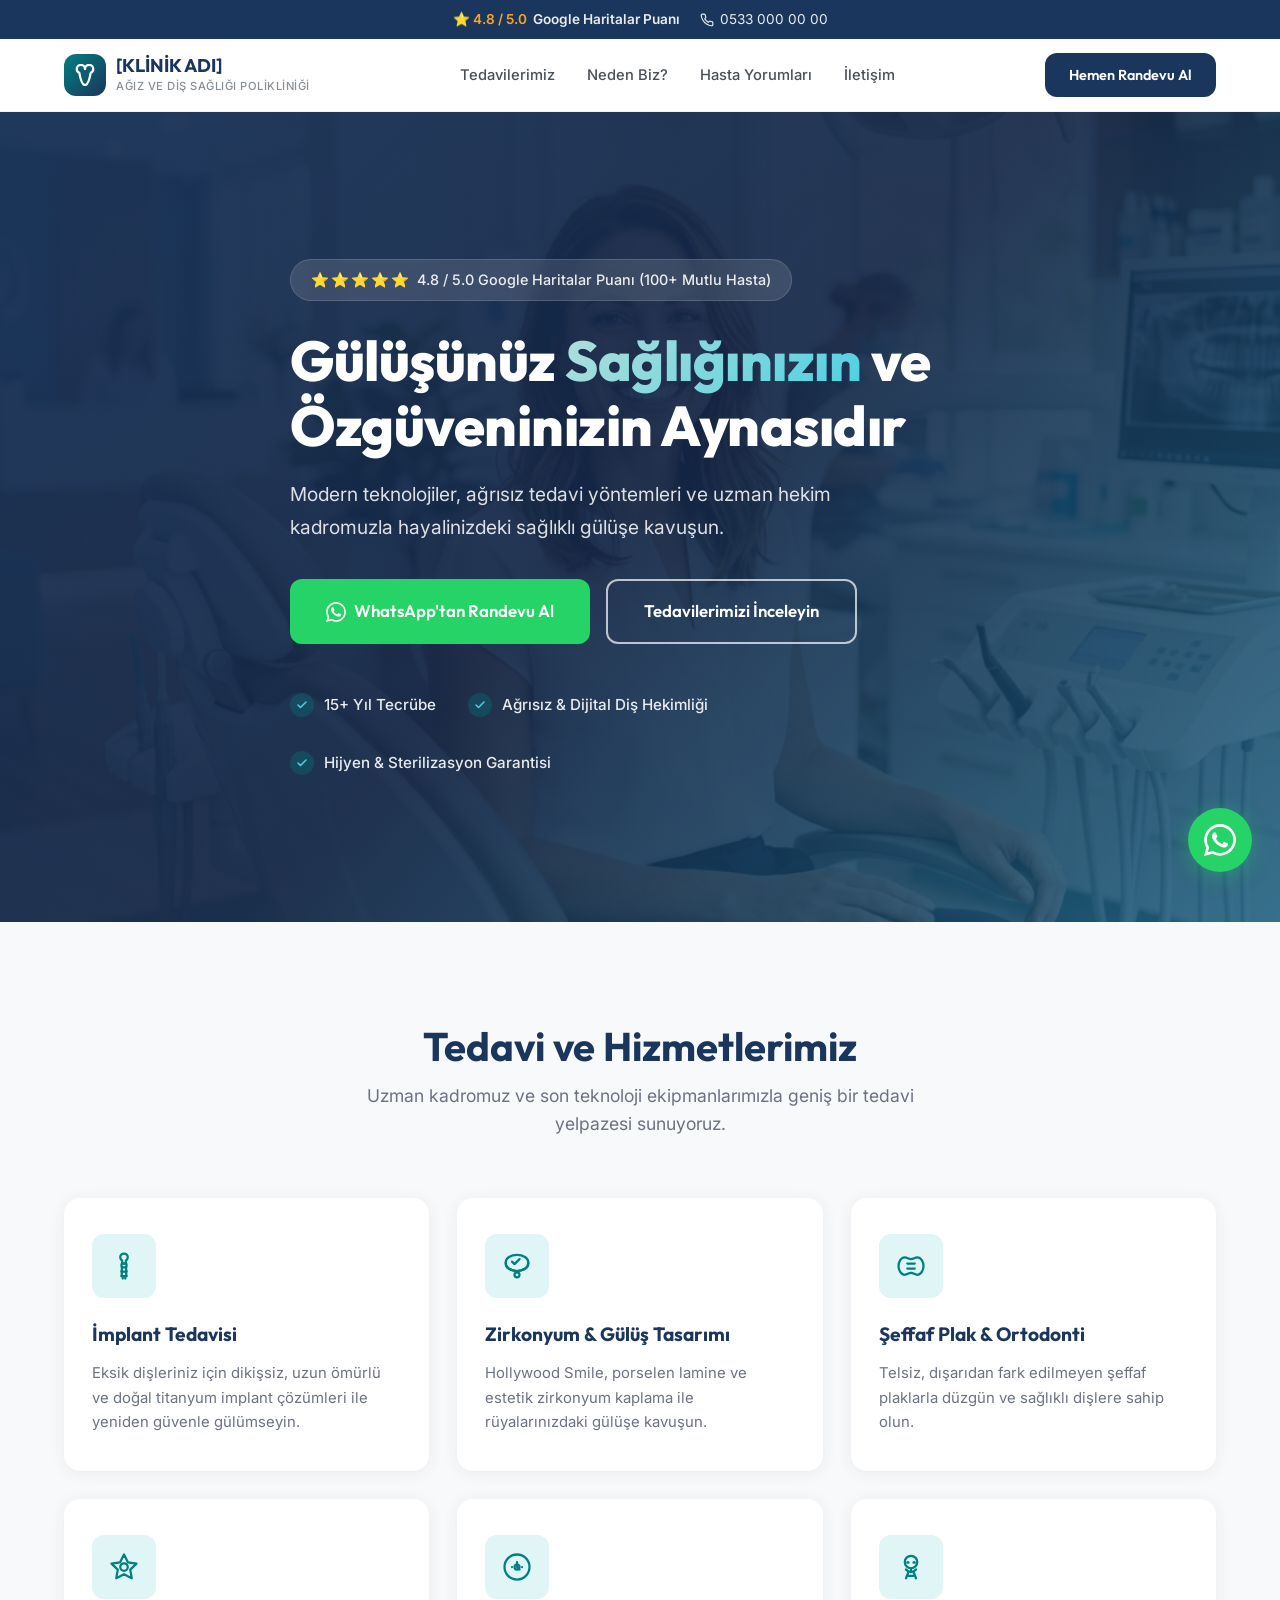
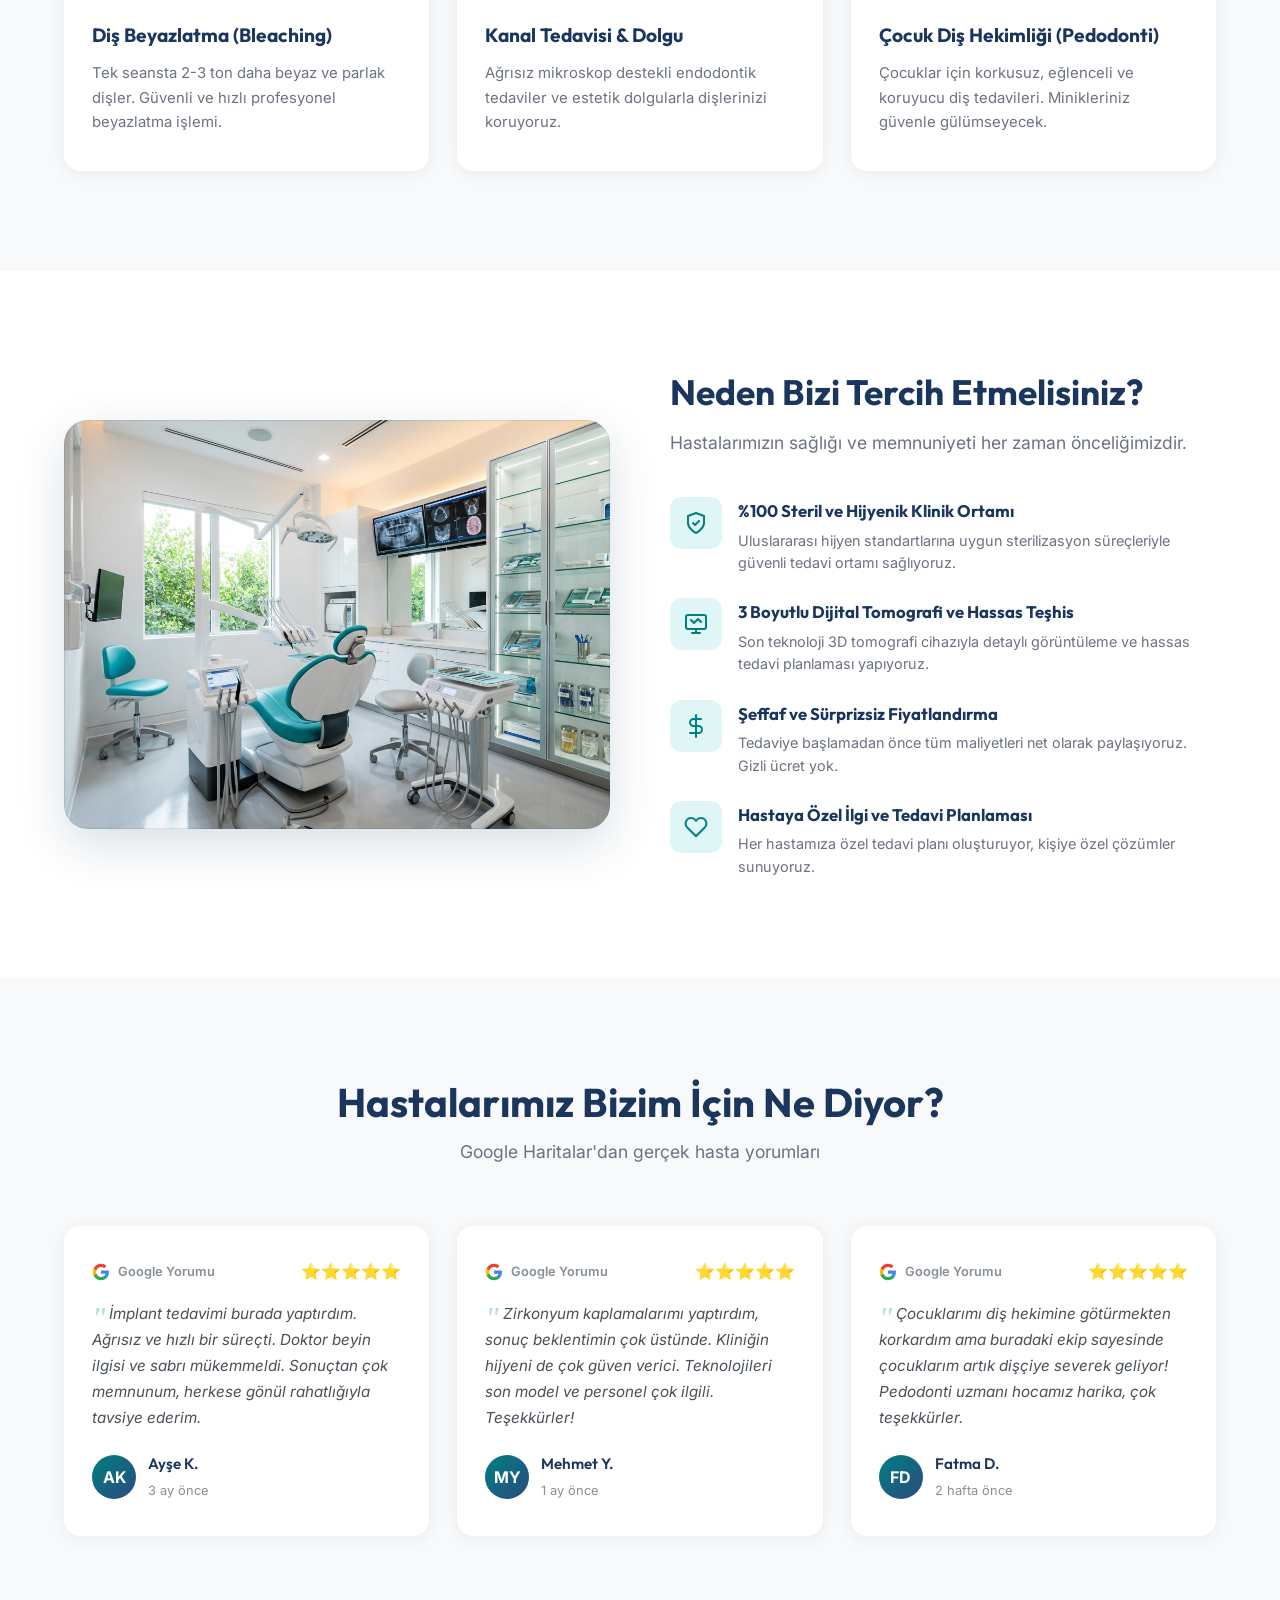
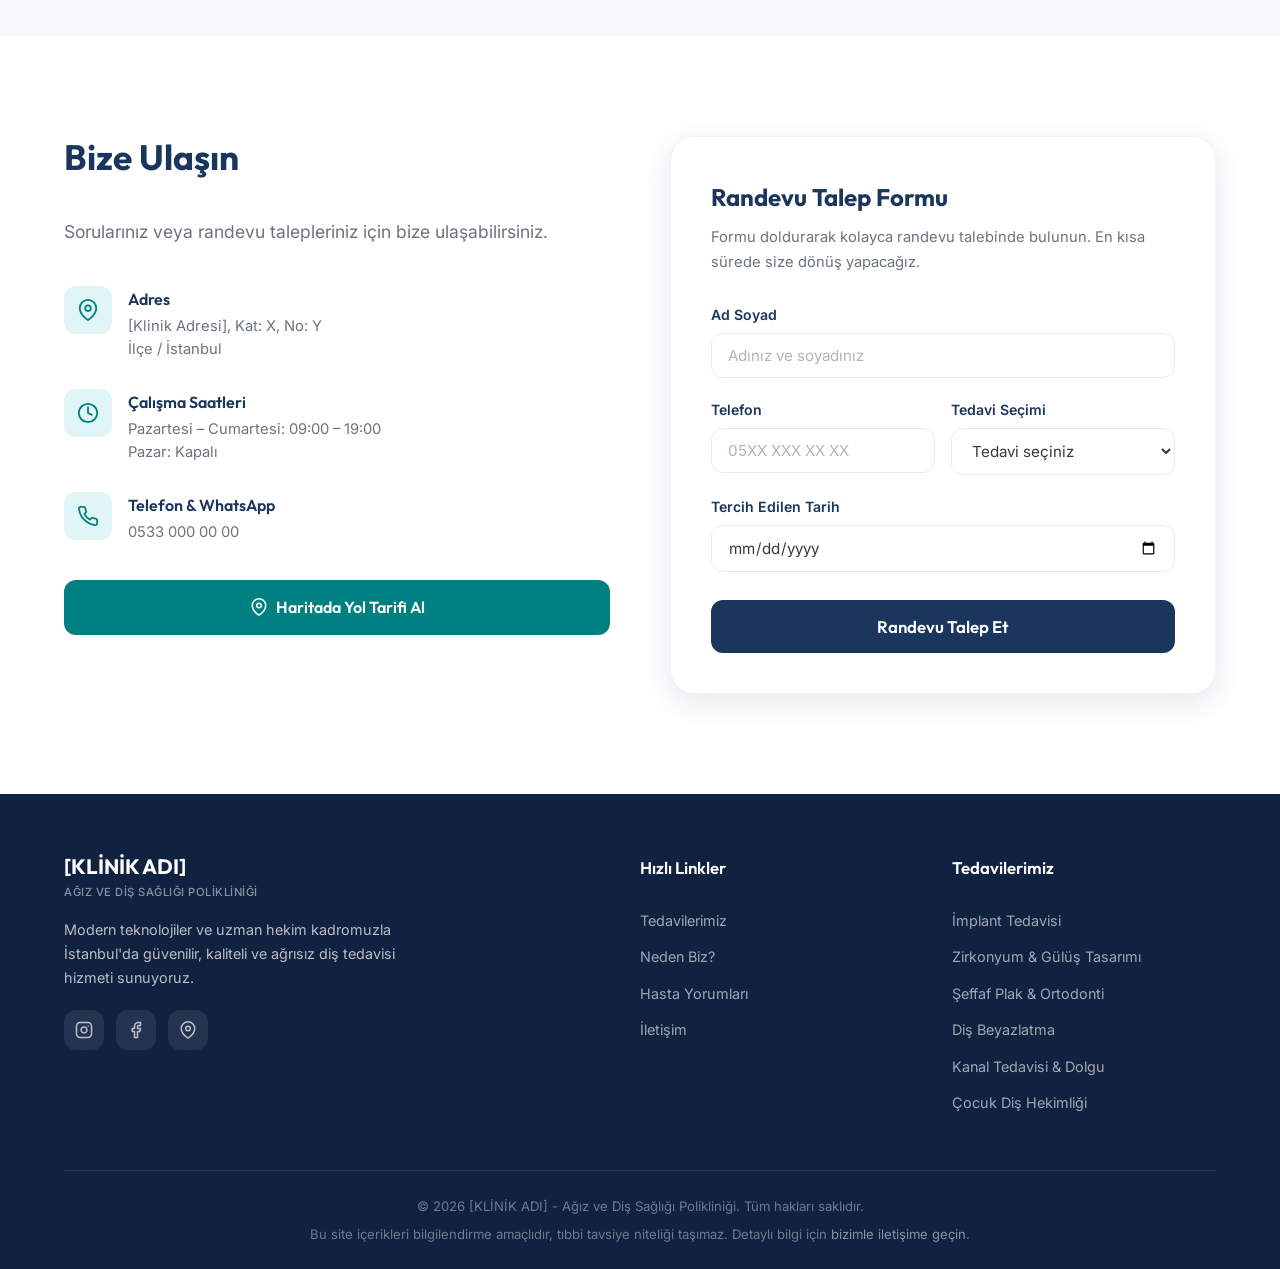
<file: Diş klinikleri website/index.html>
<!DOCTYPE html>
<html lang="tr">
<head>
  <meta charset="UTF-8">
  <meta name="viewport" content="width=device-width, initial-scale=1.0">
  <meta name="description" content="İstanbul'un en güvenilir diş kliniği. İmplant, zirkonyum, gülüş tasarımı, ortodonti ve daha fazlası. Ağrısız tedavi, steril ortam ve uzman kadro ile sağlıklı gülüşler.">
  <meta name="keywords" content="diş kliniği, implant, zirkonyum, gülüş tasarımı, diş beyazlatma, ortodonti, İstanbul diş hekimi">
  <meta property="og:title" content="[KLİNİK ADI] - Ağız ve Diş Sağlığı Polikliniği">
  <meta property="og:description" content="Modern teknolojiler ve uzman hekim kadromuzla hayalinizdeki sağlıklı gülüşe kavuşun.">
  <meta property="og:type" content="website">
  <title>[KLİNİK ADI] - Ağız ve Diş Sağlığı Polikliniği | İstanbul</title>
  <link rel="stylesheet" href="style.css">
  <link rel="icon" type="image/svg+xml" href="data:image/svg+xml,<svg xmlns='http://www.w3.org/2000/svg' viewBox='0 0 100 100'><text y='.9em' font-size='90'>🦷</text></svg>">
</head>
<body>

  <!-- ============================================================
       TOP BAR — Google Rating & Phone
       ============================================================ -->
  <div class="top-bar" id="top">
    <div class="container">
      <div class="top-bar-content">
        <div class="rating-mini">
          ⭐ 4.8 / 5.0
          <span>Google Haritalar Puanı</span>
        </div>
        <a href="tel:+905330000000" class="phone-mini">
          <svg viewBox="0 0 24 24" fill="none" stroke="currentColor" stroke-width="2" stroke-linecap="round" stroke-linejoin="round"><path d="M22 16.92v3a2 2 0 0 1-2.18 2 19.79 19.79 0 0 1-8.63-3.07 19.5 19.5 0 0 1-6-6 19.79 19.79 0 0 1-3.07-8.67A2 2 0 0 1 4.11 2h3a2 2 0 0 1 2 1.72c.127.96.361 1.903.7 2.81a2 2 0 0 1-.45 2.11L8.09 9.91a16 16 0 0 0 6 6l1.27-1.27a2 2 0 0 1 2.11-.45c.907.339 1.85.573 2.81.7A2 2 0 0 1 22 16.92z"/></svg>
          0533 000 00 00
        </a>
      </div>
    </div>
  </div>

  <!-- ============================================================
       HEADER & NAVIGATION
       ============================================================ -->
  <header class="header" id="header">
    <div class="container">
      <!-- Logo -->
      <a href="#top" class="logo">
        <div class="logo-icon">
          <svg width="22" height="22" viewBox="0 0 24 24" fill="none" stroke="currentColor" stroke-width="2.5" stroke-linecap="round" stroke-linejoin="round">
            <path d="M12 5.5C12 3.01 9.99 1 7.5 1S3 3.01 3 5.5c0 1.87 1.13 3.47 2.75 4.15C6.58 14.08 8.5 23 12 23s5.42-8.92 6.25-13.35C19.87 8.97 21 7.37 21 5.5 21 3.01 18.99 1 16.5 1S12 3.01 12 5.5z"/>
          </svg>
        </div>
        <div class="logo-text">
          <span class="logo-name">[KLİNİK ADI]</span>
          <span class="logo-desc">Ağız ve Diş Sağlığı Polikliniği</span>
        </div>
      </a>

      <!-- Desktop Nav -->
      <nav class="nav-links" id="navLinks">
        <a href="#hizmetler">Tedavilerimiz</a>
        <a href="#neden-biz">Neden Biz?</a>
        <a href="#yorumlar">Hasta Yorumları</a>
        <a href="#iletisim">İletişim</a>
      </nav>

      <!-- Desktop CTA -->
      <a href="#iletisim" class="btn btn-primary header-cta">Hemen Randevu Al</a>

      <!-- Mobile Menu Button -->
      <button class="mobile-menu-btn" id="mobileMenuBtn" aria-label="Menüyü aç">
        <span></span>
        <span></span>
        <span></span>
      </button>
    </div>
  </header>

  <!-- Mobile Nav Sidebar -->
  <div class="mobile-overlay" id="mobileOverlay"></div>
  <nav class="mobile-nav" id="mobileNav">
    <a href="#hizmetler">Tedavilerimiz</a>
    <a href="#neden-biz">Neden Biz?</a>
    <a href="#yorumlar">Hasta Yorumları</a>
    <a href="#iletisim">İletişim</a>
    <a href="#iletisim" class="btn btn-primary">Hemen Randevu Al</a>
  </nav>

  <!-- ============================================================
       HERO SECTION
       ============================================================ -->
  <section class="hero" id="hero">
    <div class="hero-bg">
      <img src="assets/hero-bg.png" alt="Modern diş kliniği" loading="eager">
    </div>
    <div class="container">
      <div class="hero-content">
        <!-- Google Rating Badge -->
        <div class="hero-badge">
          <div class="stars">
            <span>⭐</span><span>⭐</span><span>⭐</span><span>⭐</span><span>⭐</span>
          </div>
          <span class="badge-text">4.8 / 5.0 Google Haritalar Puanı (100+ Mutlu Hasta)</span>
        </div>

        <h1>
          Gülüşünüz <span class="highlight">Sağlığınızın</span> ve Özgüveninizin Aynasıdır
        </h1>

        <p class="hero-subtitle">
          Modern teknolojiler, ağrısız tedavi yöntemleri ve uzman hekim kadromuzla hayalinizdeki sağlıklı gülüşe kavuşun.
        </p>

        <div class="hero-buttons">
          <a href="https://wa.me/905330000000?text=Merhaba,%20web%20sitenizden%20ulaşıyorum,%20randevu%20almak%20istiyorum." class="btn btn-whatsapp" target="_blank" rel="noopener">
            <svg width="20" height="20" viewBox="0 0 24 24" fill="currentColor"><path d="M17.472 14.382c-.297-.149-1.758-.867-2.03-.967-.273-.099-.471-.148-.67.15-.197.297-.767.966-.94 1.164-.173.199-.347.223-.644.075-.297-.15-1.255-.463-2.39-1.475-.883-.788-1.48-1.761-1.653-2.059-.173-.297-.018-.458.13-.606.134-.133.298-.347.446-.52.149-.174.198-.298.298-.497.099-.198.05-.371-.025-.52-.075-.149-.669-1.612-.916-2.207-.242-.579-.487-.5-.669-.51-.173-.008-.371-.01-.57-.01-.198 0-.52.074-.792.372-.272.297-1.04 1.016-1.04 2.479 0 1.462 1.065 2.875 1.213 3.074.149.198 2.096 3.2 5.077 4.487.709.306 1.262.489 1.694.625.712.227 1.36.195 1.871.118.571-.085 1.758-.719 2.006-1.413.248-.694.248-1.289.173-1.413-.074-.124-.272-.198-.57-.347m-5.421 7.403h-.004a9.87 9.87 0 01-5.031-1.378l-.361-.214-3.741.982.998-3.648-.235-.374a9.86 9.86 0 01-1.51-5.26c.001-5.45 4.436-9.884 9.888-9.884 2.64 0 5.122 1.03 6.988 2.898a9.825 9.825 0 012.893 6.994c-.003 5.45-4.437 9.884-9.885 9.884m8.413-18.297A11.815 11.815 0 0012.05 0C5.495 0 .16 5.335.157 11.892c0 2.096.547 4.142 1.588 5.945L.057 24l6.305-1.654a11.882 11.882 0 005.683 1.448h.005c6.554 0 11.89-5.335 11.893-11.893a11.821 11.821 0 00-3.48-8.413z"/></svg>
            WhatsApp'tan Randevu Al
          </a>
          <a href="#hizmetler" class="btn btn-outline">
            Tedavilerimizi İnceleyin
          </a>
        </div>

        <div class="hero-highlights">
          <div class="hero-highlight-item">
            <div class="check-icon">
              <svg width="12" height="12" viewBox="0 0 24 24" fill="none" stroke="currentColor" stroke-width="3" stroke-linecap="round" stroke-linejoin="round"><polyline points="20 6 9 17 4 12"/></svg>
            </div>
            <span>15+ Yıl Tecrübe</span>
          </div>
          <div class="hero-highlight-item">
            <div class="check-icon">
              <svg width="12" height="12" viewBox="0 0 24 24" fill="none" stroke="currentColor" stroke-width="3" stroke-linecap="round" stroke-linejoin="round"><polyline points="20 6 9 17 4 12"/></svg>
            </div>
            <span>Ağrısız & Dijital Diş Hekimliği</span>
          </div>
          <div class="hero-highlight-item">
            <div class="check-icon">
              <svg width="12" height="12" viewBox="0 0 24 24" fill="none" stroke="currentColor" stroke-width="3" stroke-linecap="round" stroke-linejoin="round"><polyline points="20 6 9 17 4 12"/></svg>
            </div>
            <span>Hijyen & Sterilizasyon Garantisi</span>
          </div>
        </div>
      </div>
    </div>
  </section>

  <!-- ============================================================
       HİZMETLERİMİZ / TREATMENTS
       ============================================================ -->
  <section class="services section-padding" id="hizmetler">
    <div class="container">
      <h2 class="section-title animate-on-scroll">Tedavi ve Hizmetlerimiz</h2>
      <p class="section-subtitle animate-on-scroll">
        Uzman kadromuz ve son teknoloji ekipmanlarımızla geniş bir tedavi yelpazesi sunuyoruz.
      </p>

      <div class="services-grid">
        <!-- Card 1 — İmplant -->
        <div class="service-card animate-on-scroll animate-delay-1" id="service-implant">
          <div class="service-icon">
            <svg viewBox="0 0 24 24" fill="none" stroke="currentColor" stroke-width="1.8" stroke-linecap="round" stroke-linejoin="round">
              <path d="M12 2C10.34 2 9 3.34 9 5c0 1.1.6 2.06 1.5 2.57V10h3V7.57C14.4 7.06 15 6.1 15 5c0-1.66-1.34-3-3-3z"/>
              <rect x="10" y="10" width="4" height="3" rx="0.5"/>
              <path d="M10.5 13L10 16.5"/>
              <path d="M13.5 13L14 16.5"/>
              <path d="M10 16.5h4"/>
              <path d="M10.5 16.5L10 20"/>
              <path d="M13.5 16.5L14 20"/>
              <path d="M10 20h4"/>
              <path d="M11 20v2"/>
              <path d="M13 20v2"/>
            </svg>
          </div>
          <h3>İmplant Tedavisi</h3>
          <p>Eksik dişleriniz için dikişsiz, uzun ömürlü ve doğal titanyum implant çözümleri ile yeniden güvenle gülümseyin.</p>
        </div>

        <!-- Card 2 — Zirkonyum & Gülüş Tasarımı -->
        <div class="service-card animate-on-scroll animate-delay-2" id="service-zirkonyum">
          <div class="service-icon">
            <svg viewBox="0 0 24 24" fill="none" stroke="currentColor" stroke-width="1.8" stroke-linecap="round" stroke-linejoin="round">
              <path d="M12 3c-4.97 0-9 2.69-9 6v1c0 3.31 4.03 6 9 6s9-2.69 9-6V9c0-3.31-4.03-6-9-6z"/>
              <path d="M3 9v1c0 3.31 4.03 6 9 6s9-2.69 9-6V9"/>
              <path d="M8 8.5l2 2 4-4"/>
              <circle cx="12" cy="19" r="2"/>
              <path d="M12 16v1"/>
            </svg>
          </div>
          <h3>Zirkonyum & Gülüş Tasarımı</h3>
          <p>Hollywood Smile, porselen lamine ve estetik zirkonyum kaplama ile rüyalarınızdaki gülüşe kavuşun.</p>
        </div>

        <!-- Card 3 — Şeffaf Plak & Ortodonti -->
        <div class="service-card animate-on-scroll animate-delay-3" id="service-ortodonti">
          <div class="service-icon">
            <svg viewBox="0 0 24 24" fill="none" stroke="currentColor" stroke-width="1.8" stroke-linecap="round" stroke-linejoin="round">
              <path d="M2 12c0-3 2-7 5-7 2 0 3 1.5 5 1.5S15 5 17 5c3 0 5 4 5 7s-2 7-5 7c-2 0-3-1.5-5-1.5S9 19 7 19c-3 0-5-4-5-7z"/>
              <path d="M9 10h6"/>
              <path d="M9 14h6"/>
            </svg>
          </div>
          <h3>Şeffaf Plak & Ortodonti</h3>
          <p>Telsiz, dışarıdan fark edilmeyen şeffaf plaklarla düzgün ve sağlıklı dişlere sahip olun.</p>
        </div>

        <!-- Card 4 — Diş Beyazlatma -->
        <div class="service-card animate-on-scroll animate-delay-4" id="service-beyazlatma">
          <div class="service-icon">
            <svg viewBox="0 0 24 24" fill="none" stroke="currentColor" stroke-width="1.8" stroke-linecap="round" stroke-linejoin="round">
              <polygon points="12 2 15.09 8.26 22 9.27 17 14.14 18.18 21.02 12 17.77 5.82 21.02 7 14.14 2 9.27 8.91 8.26 12 2"/>
              <circle cx="12" cy="12" r="3"/>
            </svg>
          </div>
          <h3>Diş Beyazlatma (Bleaching)</h3>
          <p>Tek seansta 2-3 ton daha beyaz ve parlak dişler. Güvenli ve hızlı profesyonel beyazlatma işlemi.</p>
        </div>

        <!-- Card 5 — Kanal Tedavisi & Dolgu -->
        <div class="service-card animate-on-scroll animate-delay-5" id="service-kanal">
          <div class="service-icon">
            <svg viewBox="0 0 24 24" fill="none" stroke="currentColor" stroke-width="1.8" stroke-linecap="round" stroke-linejoin="round">
              <circle cx="12" cy="12" r="10"/>
              <path d="M12 8v4l2 2"/>
              <path d="M8 12h0"/>
              <path d="M16 12h0"/>
              <circle cx="12" cy="12" r="2"/>
            </svg>
          </div>
          <h3>Kanal Tedavisi & Dolgu</h3>
          <p>Ağrısız mikroskop destekli endodontik tedaviler ve estetik dolgularla dişlerinizi koruyoruz.</p>
        </div>

        <!-- Card 6 — Çocuk Diş Hekimliği -->
        <div class="service-card animate-on-scroll animate-delay-6" id="service-cocuk">
          <div class="service-icon">
            <svg viewBox="0 0 24 24" fill="none" stroke="currentColor" stroke-width="1.8" stroke-linecap="round" stroke-linejoin="round">
              <circle cx="12" cy="8" r="5"/>
              <path d="M8 14s1.5 2 4 2 4-2 4-2"/>
              <path d="M9 8.5c0-.28.22-.5.5-.5s.5.22.5.5"/>
              <path d="M14 8.5c0-.28.22-.5.5-.5s.5.22.5.5"/>
              <path d="M12 13v3"/>
              <path d="M8 21l2-5"/>
              <path d="M16 21l-2-5"/>
              <path d="M10 19h4"/>
            </svg>
          </div>
          <h3>Çocuk Diş Hekimliği (Pedodonti)</h3>
          <p>Çocuklar için korkusuz, eğlenceli ve koruyucu diş tedavileri. Minikleriniz güvenle gülümseyecek.</p>
        </div>
      </div>
    </div>
  </section>

  <!-- ============================================================
       NEDEN BİZ? / WHY CHOOSE US
       ============================================================ -->
  <section class="why-us section-padding" id="neden-biz">
    <div class="container">
      <!-- Image -->
      <div class="why-us-image animate-on-scroll">
        <img src="assets/clinic-interior.png" alt="Modern steril diş kliniği iç mekanı" loading="lazy">
      </div>

      <!-- Content -->
      <div class="why-us-content">
        <h2 class="section-title animate-on-scroll">Neden Bizi Tercih Etmelisiniz?</h2>
        <p class="section-subtitle animate-on-scroll">
          Hastalarımızın sağlığı ve memnuniyeti her zaman önceliğimizdir.
        </p>

        <div class="advantage-list">
          <!-- Advantage 1 -->
          <div class="advantage-item animate-on-scroll animate-delay-1">
            <div class="advantage-icon">
              <svg viewBox="0 0 24 24" fill="none" stroke="currentColor" stroke-width="2" stroke-linecap="round" stroke-linejoin="round">
                <path d="M12 22s8-4 8-10V5l-8-3-8 3v7c0 6 8 10 8 10z"/>
                <polyline points="9 12 11 14 15 10"/>
              </svg>
            </div>
            <div class="advantage-text">
              <h4>%100 Steril ve Hijyenik Klinik Ortamı</h4>
              <p>Uluslararası hijyen standartlarına uygun sterilizasyon süreçleriyle güvenli tedavi ortamı sağlıyoruz.</p>
            </div>
          </div>

          <!-- Advantage 2 -->
          <div class="advantage-item animate-on-scroll animate-delay-2">
            <div class="advantage-icon">
              <svg viewBox="0 0 24 24" fill="none" stroke="currentColor" stroke-width="2" stroke-linecap="round" stroke-linejoin="round">
                <rect x="2" y="3" width="20" height="14" rx="2" ry="2"/>
                <path d="M8 21h8"/>
                <path d="M12 17v4"/>
                <path d="M7 8l3 3 4-4 3 3"/>
              </svg>
            </div>
            <div class="advantage-text">
              <h4>3 Boyutlu Dijital Tomografi ve Hassas Teşhis</h4>
              <p>Son teknoloji 3D tomografi cihazıyla detaylı görüntüleme ve hassas tedavi planlaması yapıyoruz.</p>
            </div>
          </div>

          <!-- Advantage 3 -->
          <div class="advantage-item animate-on-scroll animate-delay-3">
            <div class="advantage-icon">
              <svg viewBox="0 0 24 24" fill="none" stroke="currentColor" stroke-width="2" stroke-linecap="round" stroke-linejoin="round">
                <line x1="12" y1="1" x2="12" y2="23"/>
                <path d="M17 5H9.5a3.5 3.5 0 0 0 0 7h5a3.5 3.5 0 0 1 0 7H6"/>
              </svg>
            </div>
            <div class="advantage-text">
              <h4>Şeffaf ve Sürprizsiz Fiyatlandırma</h4>
              <p>Tedaviye başlamadan önce tüm maliyetleri net olarak paylaşıyoruz. Gizli ücret yok.</p>
            </div>
          </div>

          <!-- Advantage 4 -->
          <div class="advantage-item animate-on-scroll animate-delay-4">
            <div class="advantage-icon">
              <svg viewBox="0 0 24 24" fill="none" stroke="currentColor" stroke-width="2" stroke-linecap="round" stroke-linejoin="round">
                <path d="M20.84 4.61a5.5 5.5 0 0 0-7.78 0L12 5.67l-1.06-1.06a5.5 5.5 0 0 0-7.78 7.78l1.06 1.06L12 21.23l7.78-7.78 1.06-1.06a5.5 5.5 0 0 0 0-7.78z"/>
              </svg>
            </div>
            <div class="advantage-text">
              <h4>Hastaya Özel İlgi ve Tedavi Planlaması</h4>
              <p>Her hastamıza özel tedavi planı oluşturuyor, kişiye özel çözümler sunuyoruz.</p>
            </div>
          </div>
        </div>
      </div>
    </div>
  </section>

  <!-- ============================================================
       HASTA YORUMLARI / REVIEWS
       ============================================================ -->
  <section class="reviews section-padding" id="yorumlar">
    <div class="container">
      <h2 class="section-title animate-on-scroll">Hastalarımız Bizim İçin Ne Diyor?</h2>
      <p class="section-subtitle animate-on-scroll">
        Google Haritalar'dan gerçek hasta yorumları
      </p>

      <div class="reviews-grid">
        <!-- Review 1 -->
        <div class="review-card animate-on-scroll animate-delay-1" id="review-1">
          <div class="review-header">
            <div class="review-source">
              <svg viewBox="0 0 24 24" fill="none"><path d="M22.56 12.25c0-.78-.07-1.53-.2-2.25H12v4.26h5.92a5.06 5.06 0 01-2.2 3.32v2.77h3.57c2.08-1.92 3.28-4.74 3.28-8.1z" fill="#4285F4"/><path d="M12 23c2.97 0 5.46-.98 7.28-2.66l-3.57-2.77c-.98.66-2.23 1.06-3.71 1.06-2.86 0-5.29-1.93-6.16-4.53H2.18v2.84C3.99 20.53 7.7 23 12 23z" fill="#34A853"/><path d="M5.84 14.09c-.22-.66-.35-1.36-.35-2.09s.13-1.43.35-2.09V7.07H2.18C1.43 8.55 1 10.22 1 12s.43 3.45 1.18 4.93l2.85-2.22.81-.62z" fill="#FBBC05"/><path d="M12 5.38c1.62 0 3.06.56 4.21 1.64l3.15-3.15C17.45 2.09 14.97 1 12 1 7.7 1 3.99 3.47 2.18 7.07l3.66 2.84c.87-2.6 3.3-4.53 6.16-4.53z" fill="#EA4335"/></svg>
              Google Yorumu
            </div>
            <div class="review-stars">⭐⭐⭐⭐⭐</div>
          </div>
          <p class="review-text">İmplant tedavimi burada yaptırdım. Ağrısız ve hızlı bir süreçti. Doktor beyin ilgisi ve sabrı mükemmeldi. Sonuçtan çok memnunum, herkese gönül rahatlığıyla tavsiye ederim.</p>
          <div class="review-author">
            <div class="review-avatar">AK</div>
            <div class="review-author-info">
              <h5>Ayşe K.</h5>
              <span>3 ay önce</span>
            </div>
          </div>
        </div>

        <!-- Review 2 -->
        <div class="review-card animate-on-scroll animate-delay-2" id="review-2">
          <div class="review-header">
            <div class="review-source">
              <svg viewBox="0 0 24 24" fill="none"><path d="M22.56 12.25c0-.78-.07-1.53-.2-2.25H12v4.26h5.92a5.06 5.06 0 01-2.2 3.32v2.77h3.57c2.08-1.92 3.28-4.74 3.28-8.1z" fill="#4285F4"/><path d="M12 23c2.97 0 5.46-.98 7.28-2.66l-3.57-2.77c-.98.66-2.23 1.06-3.71 1.06-2.86 0-5.29-1.93-6.16-4.53H2.18v2.84C3.99 20.53 7.7 23 12 23z" fill="#34A853"/><path d="M5.84 14.09c-.22-.66-.35-1.36-.35-2.09s.13-1.43.35-2.09V7.07H2.18C1.43 8.55 1 10.22 1 12s.43 3.45 1.18 4.93l2.85-2.22.81-.62z" fill="#FBBC05"/><path d="M12 5.38c1.62 0 3.06.56 4.21 1.64l3.15-3.15C17.45 2.09 14.97 1 12 1 7.7 1 3.99 3.47 2.18 7.07l3.66 2.84c.87-2.6 3.3-4.53 6.16-4.53z" fill="#EA4335"/></svg>
              Google Yorumu
            </div>
            <div class="review-stars">⭐⭐⭐⭐⭐</div>
          </div>
          <p class="review-text">Zirkonyum kaplamalarımı yaptırdım, sonuç beklentimin çok üstünde. Kliniğin hijyeni de çok güven verici. Teknolojileri son model ve personel çok ilgili. Teşekkürler!</p>
          <div class="review-author">
            <div class="review-avatar">MY</div>
            <div class="review-author-info">
              <h5>Mehmet Y.</h5>
              <span>1 ay önce</span>
            </div>
          </div>
        </div>

        <!-- Review 3 -->
        <div class="review-card animate-on-scroll animate-delay-3" id="review-3">
          <div class="review-header">
            <div class="review-source">
              <svg viewBox="0 0 24 24" fill="none"><path d="M22.56 12.25c0-.78-.07-1.53-.2-2.25H12v4.26h5.92a5.06 5.06 0 01-2.2 3.32v2.77h3.57c2.08-1.92 3.28-4.74 3.28-8.1z" fill="#4285F4"/><path d="M12 23c2.97 0 5.46-.98 7.28-2.66l-3.57-2.77c-.98.66-2.23 1.06-3.71 1.06-2.86 0-5.29-1.93-6.16-4.53H2.18v2.84C3.99 20.53 7.7 23 12 23z" fill="#34A853"/><path d="M5.84 14.09c-.22-.66-.35-1.36-.35-2.09s.13-1.43.35-2.09V7.07H2.18C1.43 8.55 1 10.22 1 12s.43 3.45 1.18 4.93l2.85-2.22.81-.62z" fill="#FBBC05"/><path d="M12 5.38c1.62 0 3.06.56 4.21 1.64l3.15-3.15C17.45 2.09 14.97 1 12 1 7.7 1 3.99 3.47 2.18 7.07l3.66 2.84c.87-2.6 3.3-4.53 6.16-4.53z" fill="#EA4335"/></svg>
              Google Yorumu
            </div>
            <div class="review-stars">⭐⭐⭐⭐⭐</div>
          </div>
          <p class="review-text">Çocuklarımı diş hekimine götürmekten korkardım ama buradaki ekip sayesinde çocuklarım artık dişçiye severek geliyor! Pedodonti uzmanı hocamız harika, çok teşekkürler.</p>
          <div class="review-author">
            <div class="review-avatar">FD</div>
            <div class="review-author-info">
              <h5>Fatma D.</h5>
              <span>2 hafta önce</span>
            </div>
          </div>
        </div>
      </div>
    </div>
  </section>

  <!-- ============================================================
       İLETİŞİM & RANDEVU FORMU / CONTACT
       ============================================================ -->
  <section class="contact section-padding" id="iletisim">
    <div class="container">
      <!-- Contact Info -->
      <div class="contact-info">
        <h2 class="section-title animate-on-scroll">Bize Ulaşın</h2>
        <p class="section-subtitle animate-on-scroll">
          Sorularınız veya randevu talepleriniz için bize ulaşabilirsiniz.
        </p>

        <!-- Address -->
        <div class="contact-item animate-on-scroll animate-delay-1">
          <div class="contact-icon">
            <svg viewBox="0 0 24 24" fill="none" stroke="currentColor" stroke-width="2" stroke-linecap="round" stroke-linejoin="round">
              <path d="M21 10c0 7-9 13-9 13s-9-6-9-13a9 9 0 0 1 18 0z"/>
              <circle cx="12" cy="10" r="3"/>
            </svg>
          </div>
          <div class="contact-item-text">
            <h4>Adres</h4>
            <p>[Klinik Adresi], Kat: X, No: Y<br>İlçe / İstanbul</p>
          </div>
        </div>

        <!-- Working Hours -->
        <div class="contact-item animate-on-scroll animate-delay-2">
          <div class="contact-icon">
            <svg viewBox="0 0 24 24" fill="none" stroke="currentColor" stroke-width="2" stroke-linecap="round" stroke-linejoin="round">
              <circle cx="12" cy="12" r="10"/>
              <polyline points="12 6 12 12 16 14"/>
            </svg>
          </div>
          <div class="contact-item-text">
            <h4>Çalışma Saatleri</h4>
            <p>Pazartesi – Cumartesi: 09:00 – 19:00<br>Pazar: Kapalı</p>
          </div>
        </div>

        <!-- Phone -->
        <div class="contact-item animate-on-scroll animate-delay-3">
          <div class="contact-icon">
            <svg viewBox="0 0 24 24" fill="none" stroke="currentColor" stroke-width="2" stroke-linecap="round" stroke-linejoin="round">
              <path d="M22 16.92v3a2 2 0 0 1-2.18 2 19.79 19.79 0 0 1-8.63-3.07 19.5 19.5 0 0 1-6-6 19.79 19.79 0 0 1-3.07-8.67A2 2 0 0 1 4.11 2h3a2 2 0 0 1 2 1.72c.127.96.361 1.903.7 2.81a2 2 0 0 1-.45 2.11L8.09 9.91a16 16 0 0 0 6 6l1.27-1.27a2 2 0 0 1 2.11-.45c.907.339 1.85.573 2.81.7A2 2 0 0 1 22 16.92z"/>
            </svg>
          </div>
          <div class="contact-item-text">
            <h4>Telefon & WhatsApp</h4>
            <p><a href="tel:+905330000000">0533 000 00 00</a></p>
          </div>
        </div>

        <!-- Google Maps button -->
        <a href="https://maps.google.com" target="_blank" rel="noopener" class="btn btn-teal btn-map animate-on-scroll animate-delay-4" id="btn-map">
          <svg width="18" height="18" viewBox="0 0 24 24" fill="none" stroke="currentColor" stroke-width="2" stroke-linecap="round" stroke-linejoin="round">
            <path d="M21 10c0 7-9 13-9 13s-9-6-9-13a9 9 0 0 1 18 0z"/>
            <circle cx="12" cy="10" r="3"/>
          </svg>
          Haritada Yol Tarifi Al
        </a>
      </div>

      <!-- Appointment Form -->
      <div class="contact-form-wrapper animate-on-scroll">
        <h3>Randevu Talep Formu</h3>
        <p>Formu doldurarak kolayca randevu talebinde bulunun. En kısa sürede size dönüş yapacağız.</p>

        <form id="appointmentForm">
          <div class="form-group">
            <label for="fullName">Ad Soyad</label>
            <input type="text" id="fullName" placeholder="Adınız ve soyadınız" required>
          </div>

          <div class="form-row">
            <div class="form-group">
              <label for="phone">Telefon</label>
              <input type="tel" id="phone" placeholder="05XX XXX XX XX" required>
            </div>
            <div class="form-group">
              <label for="treatment">Tedavi Seçimi</label>
              <select id="treatment" required>
                <option value="" disabled selected>Tedavi seçiniz</option>
                <option value="implant">İmplant Tedavisi</option>
                <option value="zirkonyum">Zirkonyum & Gülüş Tasarımı</option>
                <option value="ortodonti">Şeffaf Plak & Ortodonti</option>
                <option value="beyazlatma">Diş Beyazlatma</option>
                <option value="kanal">Kanal Tedavisi & Dolgu</option>
                <option value="cocuk">Çocuk Diş Hekimliği</option>
                <option value="diger">Diğer / Genel Kontrol</option>
              </select>
            </div>
          </div>

          <div class="form-group">
            <label for="date">Tercih Edilen Tarih</label>
            <input type="date" id="date" required>
          </div>

          <button type="submit" class="btn btn-primary form-submit" id="btn-submit">
            Randevu Talep Et
          </button>
        </form>

        <!-- Success message -->
        <div class="form-success" id="formSuccess">
          <div class="success-icon">✓</div>
          <h4>Randevu Talebiniz Alındı!</h4>
          <p>En kısa sürede sizinle iletişime geçeceğiz. Teşekkür ederiz.</p>
        </div>
      </div>
    </div>
  </section>

  <!-- ============================================================
       FOOTER
       ============================================================ -->
  <footer class="footer" id="footer">
    <div class="container">
      <div class="footer-grid">
        <!-- Brand -->
        <div class="footer-brand">
          <div class="logo-name">[KLİNİK ADI]</div>
          <div class="logo-desc">Ağız ve Diş Sağlığı Polikliniği</div>
          <p>Modern teknolojiler ve uzman hekim kadromuzla İstanbul'da güvenilir, kaliteli ve ağrısız diş tedavisi hizmeti sunuyoruz.</p>
          <div class="footer-social">
            <!-- Instagram -->
            <a href="#" aria-label="Instagram" target="_blank" rel="noopener">
              <svg viewBox="0 0 24 24" fill="none" stroke="currentColor" stroke-width="2" stroke-linecap="round" stroke-linejoin="round">
                <rect x="2" y="2" width="20" height="20" rx="5" ry="5"/>
                <path d="M16 11.37A4 4 0 1 1 12.63 8 4 4 0 0 1 16 11.37z"/>
                <line x1="17.5" y1="6.5" x2="17.51" y2="6.5"/>
              </svg>
            </a>
            <!-- Facebook -->
            <a href="#" aria-label="Facebook" target="_blank" rel="noopener">
              <svg viewBox="0 0 24 24" fill="none" stroke="currentColor" stroke-width="2" stroke-linecap="round" stroke-linejoin="round">
                <path d="M18 2h-3a5 5 0 0 0-5 5v3H7v4h3v8h4v-8h3l1-4h-4V7a1 1 0 0 1 1-1h3z"/>
              </svg>
            </a>
            <!-- Google Maps -->
            <a href="https://maps.google.com" aria-label="Google Maps" target="_blank" rel="noopener">
              <svg viewBox="0 0 24 24" fill="none" stroke="currentColor" stroke-width="2" stroke-linecap="round" stroke-linejoin="round">
                <path d="M21 10c0 7-9 13-9 13s-9-6-9-13a9 9 0 0 1 18 0z"/>
                <circle cx="12" cy="10" r="3"/>
              </svg>
            </a>
          </div>
        </div>

        <!-- Quick Links -->
        <div class="footer-col">
          <h4>Hızlı Linkler</h4>
          <a href="#hizmetler">Tedavilerimiz</a>
          <a href="#neden-biz">Neden Biz?</a>
          <a href="#yorumlar">Hasta Yorumları</a>
          <a href="#iletisim">İletişim</a>
        </div>

        <!-- Treatments -->
        <div class="footer-col">
          <h4>Tedavilerimiz</h4>
          <a href="#service-implant">İmplant Tedavisi</a>
          <a href="#service-zirkonyum">Zirkonyum & Gülüş Tasarımı</a>
          <a href="#service-ortodonti">Şeffaf Plak & Ortodonti</a>
          <a href="#service-beyazlatma">Diş Beyazlatma</a>
          <a href="#service-kanal">Kanal Tedavisi & Dolgu</a>
          <a href="#service-cocuk">Çocuk Diş Hekimliği</a>
        </div>
      </div>

      <div class="footer-bottom">
        <p>© 2026 [KLİNİK ADI] - Ağız ve Diş Sağlığı Polikliniği. Tüm hakları saklıdır.</p>
        <p style="margin-top: 6px;">Bu site içerikleri bilgilendirme amaçlıdır, tıbbi tavsiye niteliği taşımaz. Detaylı bilgi için <a href="#iletisim">bizimle iletişime geçin</a>.</p>
      </div>
    </div>
  </footer>

  <!-- ============================================================
       FLOATING WHATSAPP BUTTON
       ============================================================ -->
  <div class="whatsapp-float" id="whatsappFloat">
    <div class="tooltip">WhatsApp Randevu Hattı</div>
    <a href="https://wa.me/905330000000?text=Merhaba,%20web%20sitenizden%20ulaşıyorum,%20randevu%20almak%20istiyorum." class="whatsapp-float-btn" target="_blank" rel="noopener" aria-label="WhatsApp ile iletişime geç">
      <svg viewBox="0 0 24 24" fill="currentColor">
        <path d="M17.472 14.382c-.297-.149-1.758-.867-2.03-.967-.273-.099-.471-.148-.67.15-.197.297-.767.966-.94 1.164-.173.199-.347.223-.644.075-.297-.15-1.255-.463-2.39-1.475-.883-.788-1.48-1.761-1.653-2.059-.173-.297-.018-.458.13-.606.134-.133.298-.347.446-.52.149-.174.198-.298.298-.497.099-.198.05-.371-.025-.52-.075-.149-.669-1.612-.916-2.207-.242-.579-.487-.5-.669-.51-.173-.008-.371-.01-.57-.01-.198 0-.52.074-.792.372-.272.297-1.04 1.016-1.04 2.479 0 1.462 1.065 2.875 1.213 3.074.149.198 2.096 3.2 5.077 4.487.709.306 1.262.489 1.694.625.712.227 1.36.195 1.871.118.571-.085 1.758-.719 2.006-1.413.248-.694.248-1.289.173-1.413-.074-.124-.272-.198-.57-.347m-5.421 7.403h-.004a9.87 9.87 0 01-5.031-1.378l-.361-.214-3.741.982.998-3.648-.235-.374a9.86 9.86 0 01-1.51-5.26c.001-5.45 4.436-9.884 9.888-9.884 2.64 0 5.122 1.03 6.988 2.898a9.825 9.825 0 012.893 6.994c-.003 5.45-4.437 9.884-9.885 9.884m8.413-18.297A11.815 11.815 0 0012.05 0C5.495 0 .16 5.335.157 11.892c0 2.096.547 4.142 1.588 5.945L.057 24l6.305-1.654a11.882 11.882 0 005.683 1.448h.005c6.554 0 11.89-5.335 11.893-11.893a11.821 11.821 0 00-3.48-8.413z"/>
      </svg>
    </a>
  </div>

  <!-- Scripts -->
  <script src="script.js"></script>
</body>
</html>
</file>
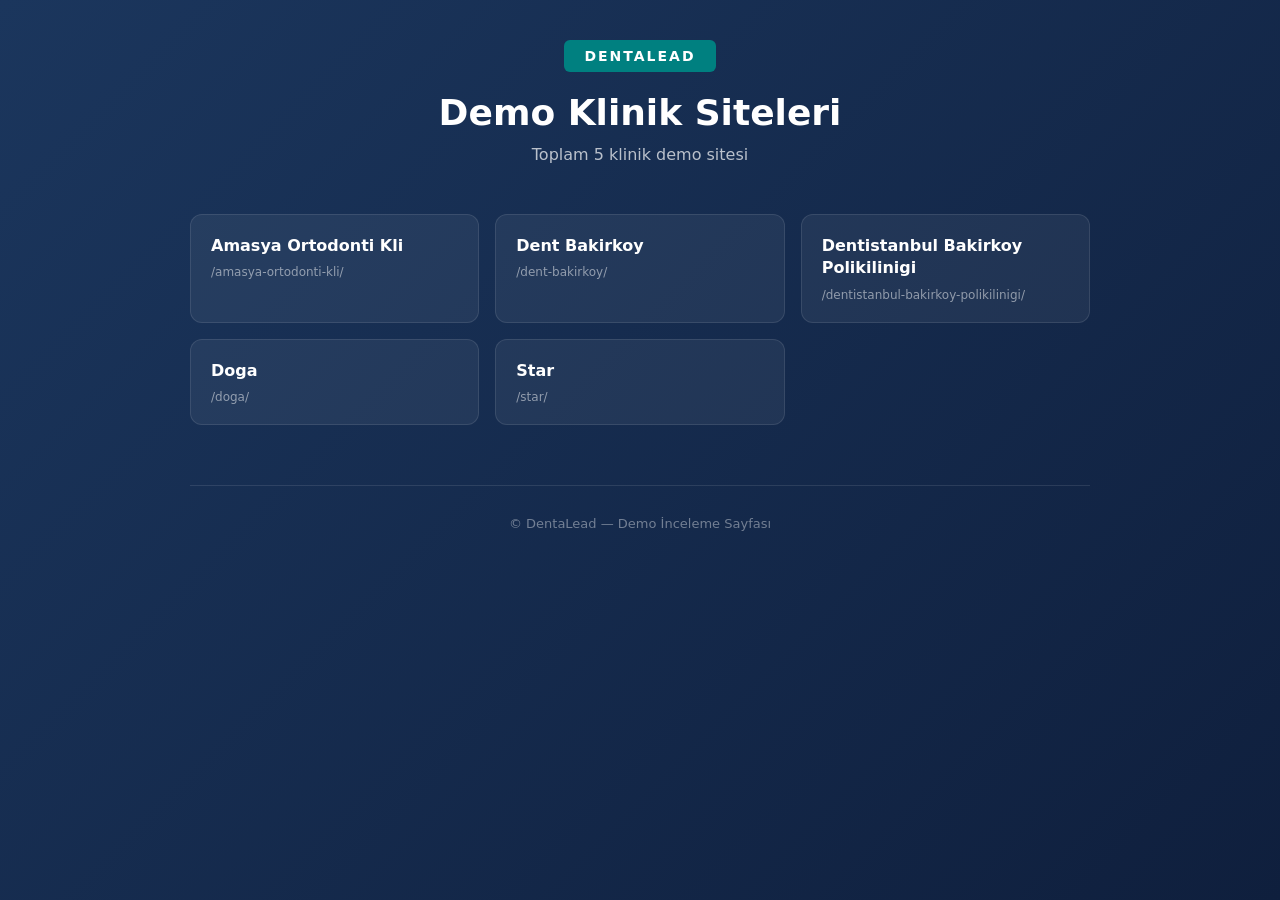
<file: Diş klinikleri website/klinikler/index.html>
<!DOCTYPE html>
<html lang="tr">
<head>
<meta charset="UTF-8">
<meta name="viewport" content="width=device-width, initial-scale=1.0">
<title>DentaLead — Demo Klinik Siteleri</title>
<meta name="robots" content="noindex, nofollow">
<style>
  * { margin:0; padding:0; box-sizing:border-box; }
  body { font-family: -apple-system, BlinkMacSystemFont, "Segoe UI", system-ui, sans-serif;
    background: linear-gradient(135deg, #1B365D 0%, #0f1f3d 100%); color: #fff;
    min-height: 100vh; padding: 40px 20px; }
  .container { max-width: 900px; margin: 0 auto; }
  header { text-align: center; margin-bottom: 50px; }
  .logo { display: inline-block; background: #008080; color: #fff; padding: 8px 20px;
    border-radius: 6px; font-weight: 700; letter-spacing: 2px; margin-bottom: 20px; font-size: 14px; }
  h1 { font-size: 36px; font-weight: 700; margin-bottom: 12px; }
  .subtitle { color: rgba(255,255,255,0.7); font-size: 16px; }
  .grid { display: grid; grid-template-columns: repeat(auto-fill, minmax(280px, 1fr)); gap: 16px; }
  .card { background: rgba(255,255,255,0.06); border: 1px solid rgba(255,255,255,0.1);
    border-radius: 12px; padding: 20px; text-decoration: none; color: #fff;
    transition: all 0.2s ease; display: flex; flex-direction: column; gap: 8px; }
  .card:hover { background: #008080; border-color: #008080; transform: translateY(-2px);
    box-shadow: 0 8px 24px rgba(0,128,128,0.3); }
  .card-title { font-size: 16px; font-weight: 600; line-height: 1.4; }
  .card-url { font-size: 12px; color: rgba(255,255,255,0.5); word-break: break-all; }
  .card:hover .card-url { color: rgba(255,255,255,0.85); }
  footer { text-align: center; margin-top: 60px; padding-top: 30px;
    border-top: 1px solid rgba(255,255,255,0.1); color: rgba(255,255,255,0.4); font-size: 13px; }
</style>
</head>
<body>
  <div class="container">
    <header>
      <div class="logo">DENTALEAD</div>
      <h1>Demo Klinik Siteleri</h1>
      <p class="subtitle">Toplam 5 klinik demo sitesi</p>
    </header>
    <div class="grid">
      <a class="card" href="/amasya-ortodonti-kli/">
        <div class="card-title">Amasya Ortodonti Kli</div>
        <div class="card-url">/amasya-ortodonti-kli/</div>
      </a>
      <a class="card" href="/dent-bakirkoy/">
        <div class="card-title">Dent Bakirkoy</div>
        <div class="card-url">/dent-bakirkoy/</div>
      </a>
      <a class="card" href="/dentistanbul-bakirkoy-polikilinigi/">
        <div class="card-title">Dentistanbul Bakirkoy Polikilinigi</div>
        <div class="card-url">/dentistanbul-bakirkoy-polikilinigi/</div>
      </a>
      <a class="card" href="/doga/">
        <div class="card-title">Doga</div>
        <div class="card-url">/doga/</div>
      </a>
      <a class="card" href="/star/">
        <div class="card-title">Star</div>
        <div class="card-url">/star/</div>
      </a>
    </div>
    <footer>© DentaLead — Demo İnceleme Sayfası</footer>
  </div>
</body>
</html>
</file>
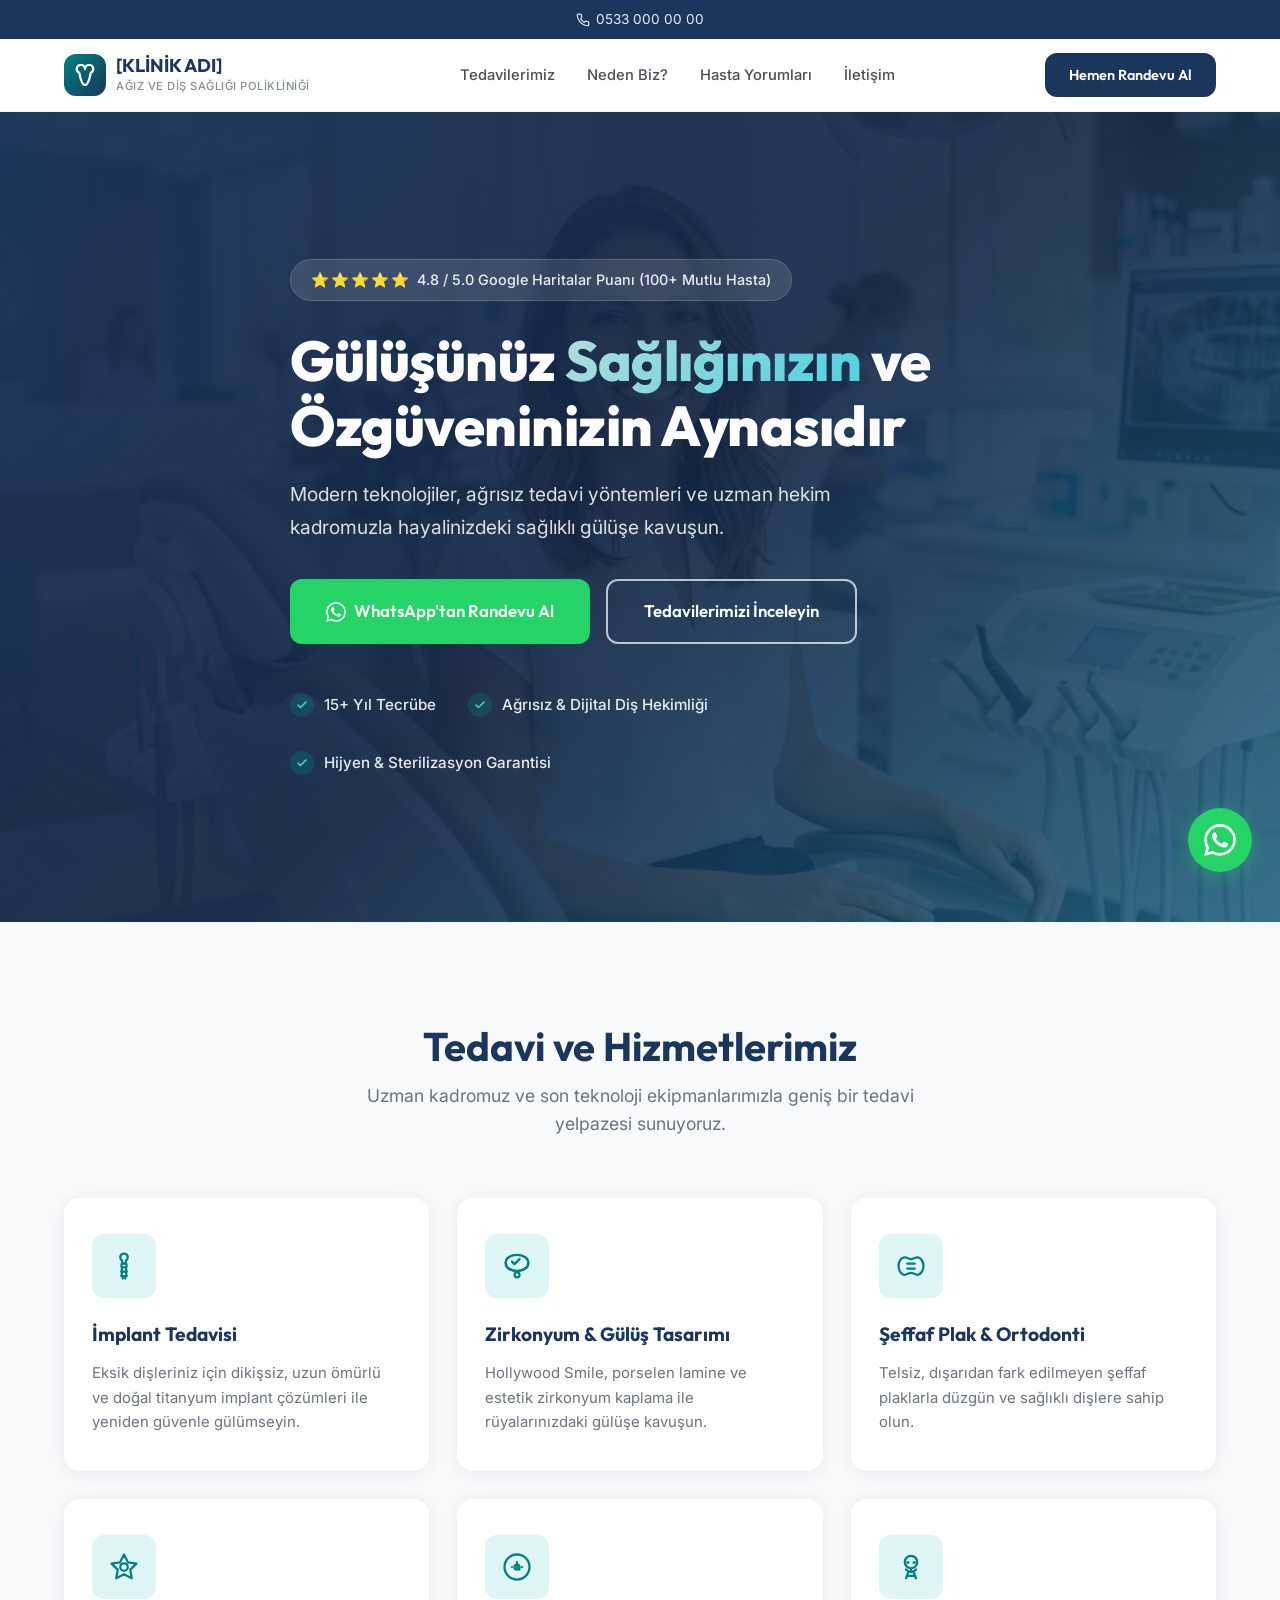
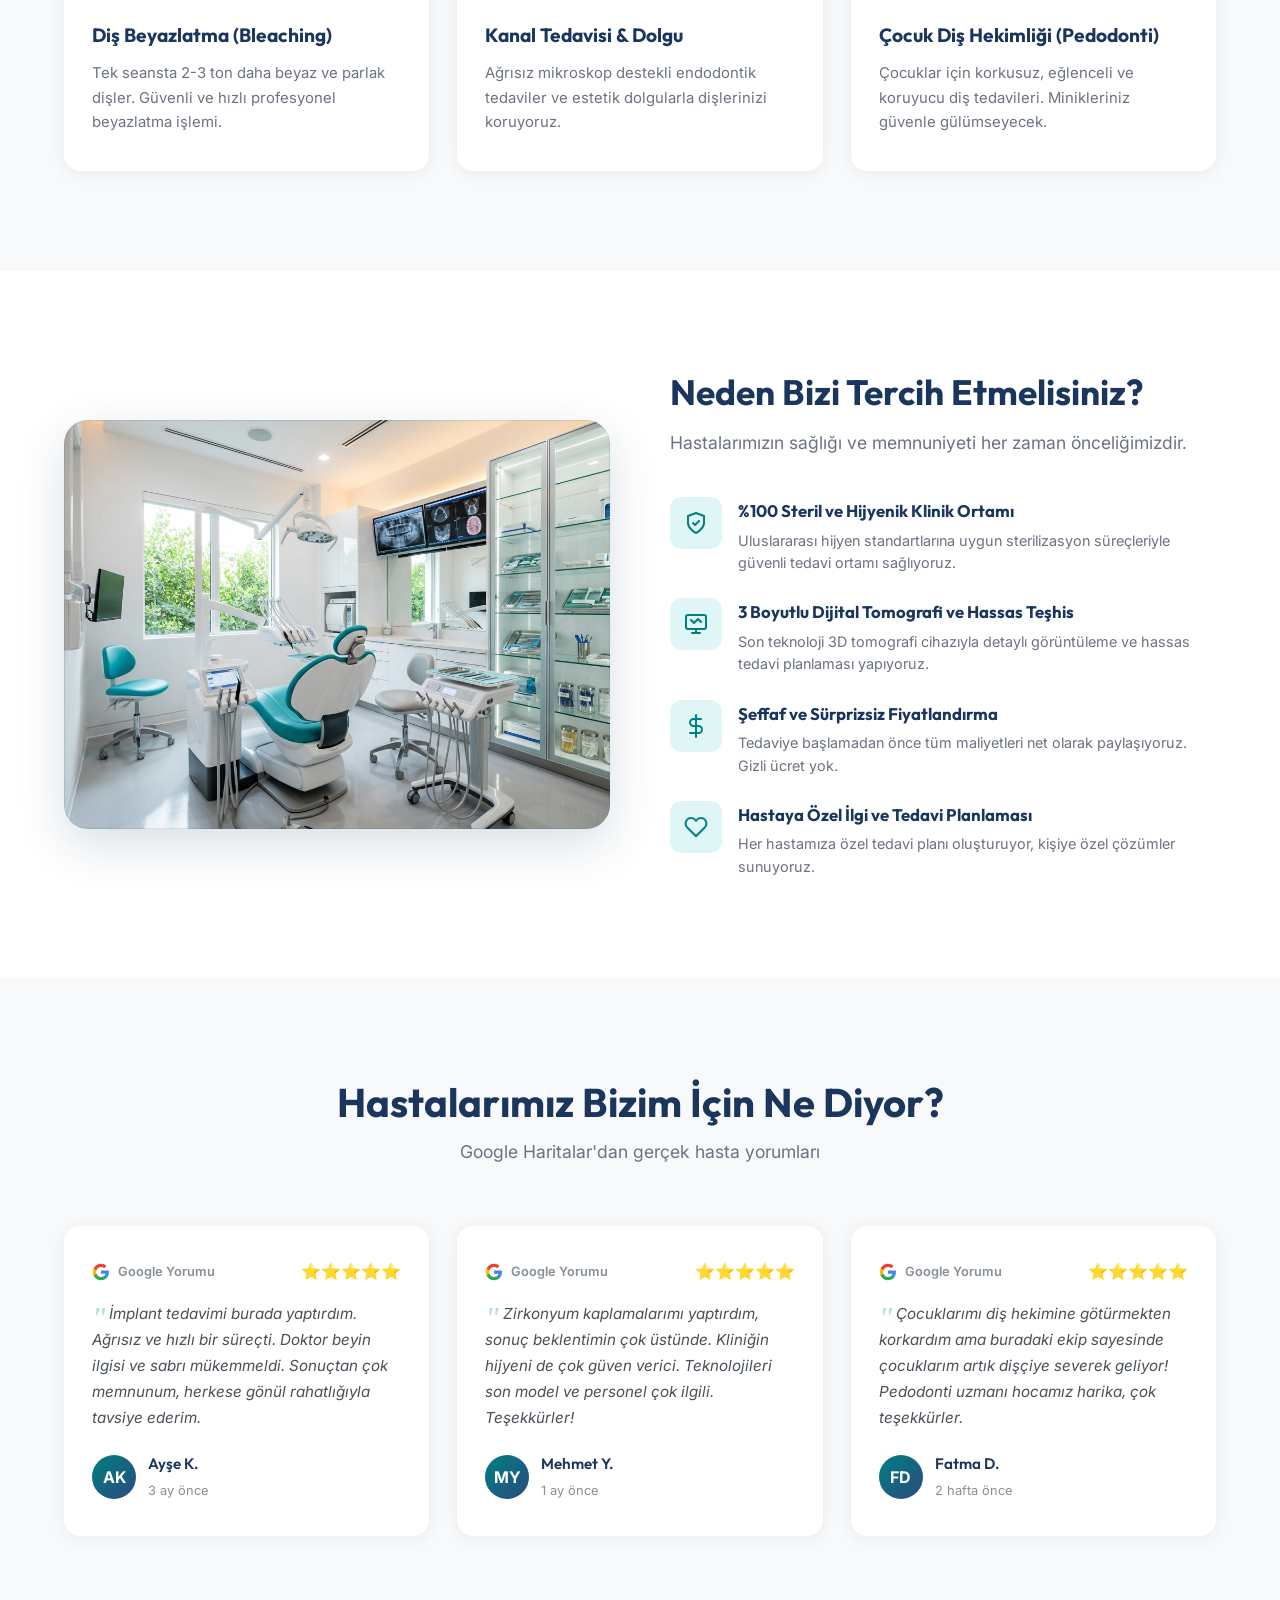
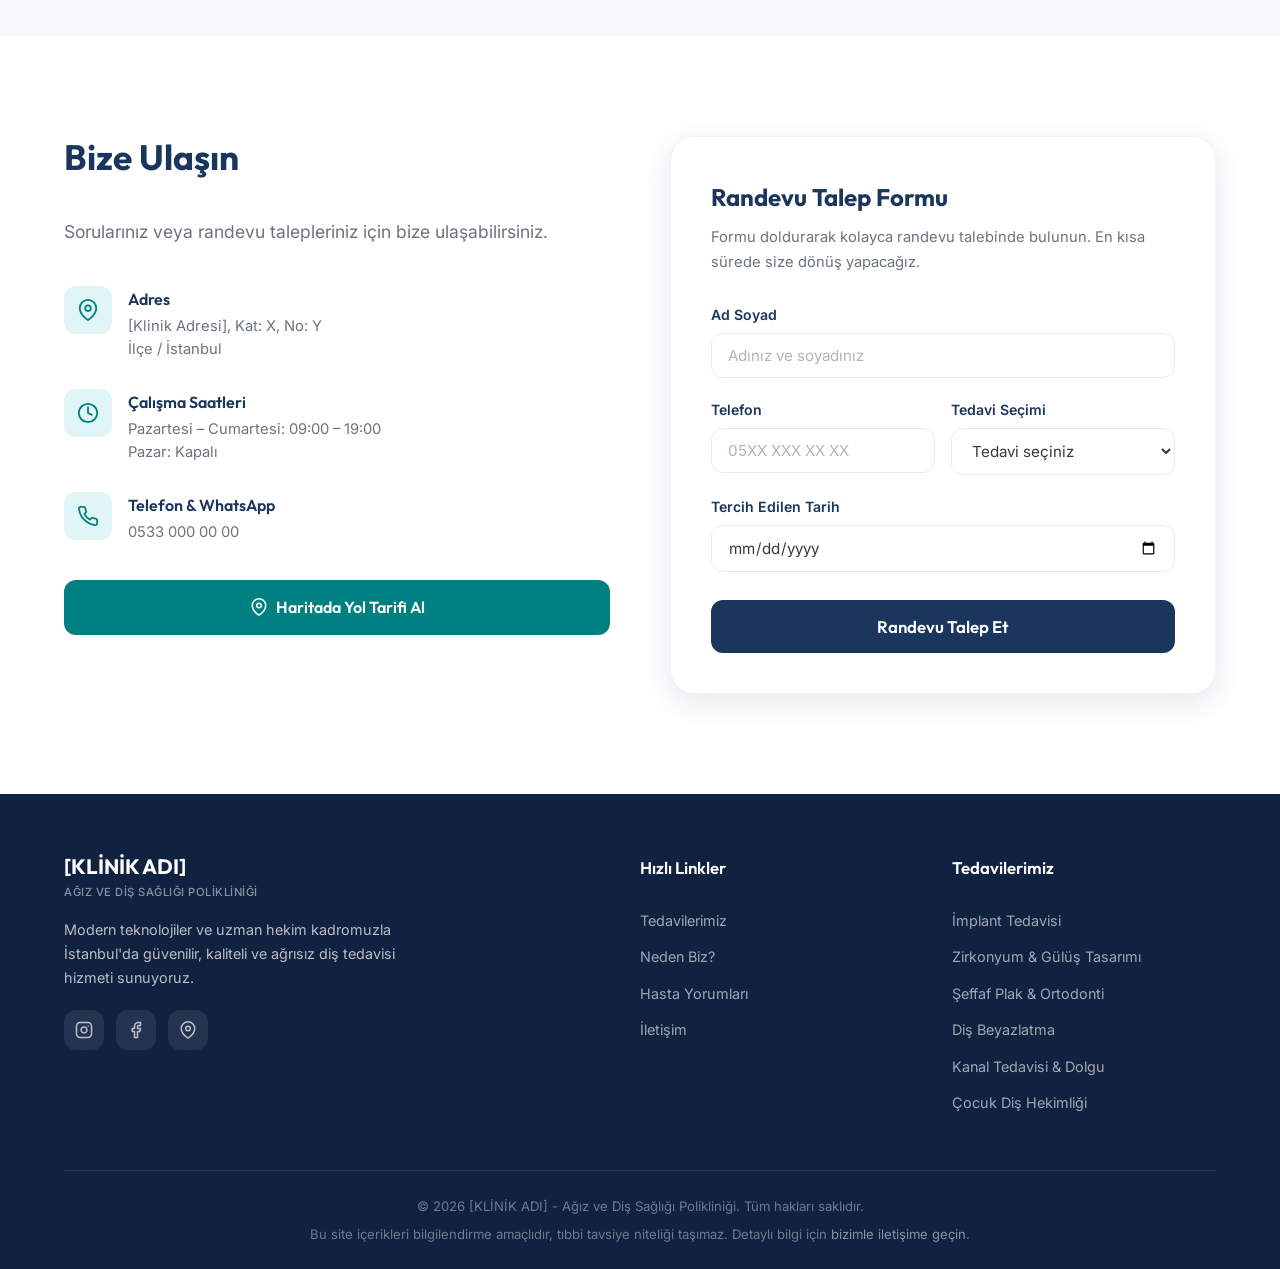
<file: Diş klinikleri website/master-template/index.html>
<!DOCTYPE html>
<html lang="tr">
<head>
  <meta charset="UTF-8">
  <meta name="viewport" content="width=device-width, initial-scale=1.0">
  <meta name="description" content="İstanbul'un en güvenilir diş kliniği. İmplant, zirkonyum, gülüş tasarımı, ortodonti ve daha fazlası. Ağrısız tedavi, steril ortam ve uzman kadro ile sağlıklı gülüşler.">
  <meta name="keywords" content="diş kliniği, implant, zirkonyum, gülüş tasarımı, diş beyazlatma, ortodonti, İstanbul diş hekimi">
  <meta property="og:title" content="[KLİNİK ADI] - Ağız ve Diş Sağlığı Polikliniği">
  <meta property="og:description" content="Modern teknolojiler ve uzman hekim kadromuzla hayalinizdeki sağlıklı gülüşe kavuşun.">
  <meta property="og:type" content="website">
  <title>[KLİNİK ADI] - Ağız ve Diş Sağlığı Polikliniği | İstanbul</title>
  <link rel="stylesheet" href="style.css">
  <link rel="icon" type="image/svg+xml" href="data:image/svg+xml,<svg xmlns='http://www.w3.org/2000/svg' viewBox='0 0 100 100'><text y='.9em' font-size='90'>🦷</text></svg>">
</head>
<body>

  <!-- ============================================================
       TOP BAR — Google Rating & Phone
       ============================================================ -->
  <div class="top-bar" id="top">
    <div class="container">
      <div class="top-bar-content">
        <a href="tel:+905330000000" class="phone-mini">
          <svg viewBox="0 0 24 24" fill="none" stroke="currentColor" stroke-width="2" stroke-linecap="round" stroke-linejoin="round"><path d="M22 16.92v3a2 2 0 0 1-2.18 2 19.79 19.79 0 0 1-8.63-3.07 19.5 19.5 0 0 1-6-6 19.79 19.79 0 0 1-3.07-8.67A2 2 0 0 1 4.11 2h3a2 2 0 0 1 2 1.72c.127.96.361 1.903.7 2.81a2 2 0 0 1-.45 2.11L8.09 9.91a16 16 0 0 0 6 6l1.27-1.27a2 2 0 0 1 2.11-.45c.907.339 1.85.573 2.81.7A2 2 0 0 1 22 16.92z"/></svg>
          0533 000 00 00
        </a>
      </div>
    </div>
  </div>

  <!-- ============================================================
       HEADER & NAVIGATION
       ============================================================ -->
  <header class="header" id="header">
    <div class="container">
      <!-- Logo -->
      <a href="#top" class="logo">
        <div class="logo-icon">
          <svg width="22" height="22" viewBox="0 0 24 24" fill="none" stroke="currentColor" stroke-width="2.5" stroke-linecap="round" stroke-linejoin="round">
            <path d="M12 5.5C12 3.01 9.99 1 7.5 1S3 3.01 3 5.5c0 1.87 1.13 3.47 2.75 4.15C6.58 14.08 8.5 23 12 23s5.42-8.92 6.25-13.35C19.87 8.97 21 7.37 21 5.5 21 3.01 18.99 1 16.5 1S12 3.01 12 5.5z"/>
          </svg>
        </div>
        <div class="logo-text">
          <span class="logo-name">[KLİNİK ADI]</span>
          <span class="logo-desc">Ağız ve Diş Sağlığı Polikliniği</span>
        </div>
      </a>

      <!-- Desktop Nav -->
      <nav class="nav-links" id="navLinks">
        <a href="#hizmetler">Tedavilerimiz</a>
        <a href="#neden-biz">Neden Biz?</a>
        <a href="#yorumlar">Hasta Yorumları</a>
        <a href="#iletisim">İletişim</a>
      </nav>

      <!-- Desktop CTA -->
      <a href="#iletisim" class="btn btn-primary header-cta">Hemen Randevu Al</a>

      <!-- Mobile Menu Button -->
      <button class="mobile-menu-btn" id="mobileMenuBtn" aria-label="Menüyü aç">
        <span></span>
        <span></span>
        <span></span>
      </button>
    </div>
  </header>

  <!-- Mobile Nav Sidebar -->
  <div class="mobile-overlay" id="mobileOverlay"></div>
  <nav class="mobile-nav" id="mobileNav">
    <a href="#hizmetler">Tedavilerimiz</a>
    <a href="#neden-biz">Neden Biz?</a>
    <a href="#yorumlar">Hasta Yorumları</a>
    <a href="#iletisim">İletişim</a>
    <a href="#iletisim" class="btn btn-primary">Hemen Randevu Al</a>
  </nav>

  <!-- ============================================================
       HERO SECTION
       ============================================================ -->
  <section class="hero" id="hero">
    <div class="hero-bg">
      <img src="assets/hero-bg.png" alt="Modern diş kliniği" loading="eager">
    </div>
    <div class="container">
      <div class="hero-content">
        <!-- Google Rating Badge -->
        <div class="hero-badge">
          <div class="stars">
            <span>⭐</span><span>⭐</span><span>⭐</span><span>⭐</span><span>⭐</span>
          </div>
          <span class="badge-text">4.8 / 5.0 Google Haritalar Puanı (100+ Mutlu Hasta)</span>
        </div>

        <h1>
          Gülüşünüz <span class="highlight">Sağlığınızın</span> ve Özgüveninizin Aynasıdır
        </h1>

        <p class="hero-subtitle">
          Modern teknolojiler, ağrısız tedavi yöntemleri ve uzman hekim kadromuzla hayalinizdeki sağlıklı gülüşe kavuşun.
        </p>

        <div class="hero-buttons">
          <a href="https://wa.me/905330000000?text=Merhaba,%20web%20sitenizden%20ulaşıyorum,%20randevu%20almak%20istiyorum." class="btn btn-whatsapp" target="_blank" rel="noopener">
            <svg width="20" height="20" viewBox="0 0 24 24" fill="currentColor"><path d="M17.472 14.382c-.297-.149-1.758-.867-2.03-.967-.273-.099-.471-.148-.67.15-.197.297-.767.966-.94 1.164-.173.199-.347.223-.644.075-.297-.15-1.255-.463-2.39-1.475-.883-.788-1.48-1.761-1.653-2.059-.173-.297-.018-.458.13-.606.134-.133.298-.347.446-.52.149-.174.198-.298.298-.497.099-.198.05-.371-.025-.52-.075-.149-.669-1.612-.916-2.207-.242-.579-.487-.5-.669-.51-.173-.008-.371-.01-.57-.01-.198 0-.52.074-.792.372-.272.297-1.04 1.016-1.04 2.479 0 1.462 1.065 2.875 1.213 3.074.149.198 2.096 3.2 5.077 4.487.709.306 1.262.489 1.694.625.712.227 1.36.195 1.871.118.571-.085 1.758-.719 2.006-1.413.248-.694.248-1.289.173-1.413-.074-.124-.272-.198-.57-.347m-5.421 7.403h-.004a9.87 9.87 0 01-5.031-1.378l-.361-.214-3.741.982.998-3.648-.235-.374a9.86 9.86 0 01-1.51-5.26c.001-5.45 4.436-9.884 9.888-9.884 2.64 0 5.122 1.03 6.988 2.898a9.825 9.825 0 012.893 6.994c-.003 5.45-4.437 9.884-9.885 9.884m8.413-18.297A11.815 11.815 0 0012.05 0C5.495 0 .16 5.335.157 11.892c0 2.096.547 4.142 1.588 5.945L.057 24l6.305-1.654a11.882 11.882 0 005.683 1.448h.005c6.554 0 11.89-5.335 11.893-11.893a11.821 11.821 0 00-3.48-8.413z"/></svg>
            WhatsApp'tan Randevu Al
          </a>
          <a href="#hizmetler" class="btn btn-outline">
            Tedavilerimizi İnceleyin
          </a>
        </div>

        <div class="hero-highlights">
          <div class="hero-highlight-item">
            <div class="check-icon">
              <svg width="12" height="12" viewBox="0 0 24 24" fill="none" stroke="currentColor" stroke-width="3" stroke-linecap="round" stroke-linejoin="round"><polyline points="20 6 9 17 4 12"/></svg>
            </div>
            <span>15+ Yıl Tecrübe</span>
          </div>
          <div class="hero-highlight-item">
            <div class="check-icon">
              <svg width="12" height="12" viewBox="0 0 24 24" fill="none" stroke="currentColor" stroke-width="3" stroke-linecap="round" stroke-linejoin="round"><polyline points="20 6 9 17 4 12"/></svg>
            </div>
            <span>Ağrısız & Dijital Diş Hekimliği</span>
          </div>
          <div class="hero-highlight-item">
            <div class="check-icon">
              <svg width="12" height="12" viewBox="0 0 24 24" fill="none" stroke="currentColor" stroke-width="3" stroke-linecap="round" stroke-linejoin="round"><polyline points="20 6 9 17 4 12"/></svg>
            </div>
            <span>Hijyen & Sterilizasyon Garantisi</span>
          </div>
        </div>
      </div>
    </div>
  </section>

  <!-- ============================================================
       HİZMETLERİMİZ / TREATMENTS
       ============================================================ -->
  <section class="services section-padding" id="hizmetler">
    <div class="container">
      <h2 class="section-title animate-on-scroll">Tedavi ve Hizmetlerimiz</h2>
      <p class="section-subtitle animate-on-scroll">
        Uzman kadromuz ve son teknoloji ekipmanlarımızla geniş bir tedavi yelpazesi sunuyoruz.
      </p>

      <div class="services-grid">
        <!-- Card 1 — İmplant -->
        <div class="service-card animate-on-scroll animate-delay-1" id="service-implant">
          <div class="service-icon">
            <svg viewBox="0 0 24 24" fill="none" stroke="currentColor" stroke-width="1.8" stroke-linecap="round" stroke-linejoin="round">
              <path d="M12 2C10.34 2 9 3.34 9 5c0 1.1.6 2.06 1.5 2.57V10h3V7.57C14.4 7.06 15 6.1 15 5c0-1.66-1.34-3-3-3z"/>
              <rect x="10" y="10" width="4" height="3" rx="0.5"/>
              <path d="M10.5 13L10 16.5"/>
              <path d="M13.5 13L14 16.5"/>
              <path d="M10 16.5h4"/>
              <path d="M10.5 16.5L10 20"/>
              <path d="M13.5 16.5L14 20"/>
              <path d="M10 20h4"/>
              <path d="M11 20v2"/>
              <path d="M13 20v2"/>
            </svg>
          </div>
          <h3>İmplant Tedavisi</h3>
          <p>Eksik dişleriniz için dikişsiz, uzun ömürlü ve doğal titanyum implant çözümleri ile yeniden güvenle gülümseyin.</p>
        </div>

        <!-- Card 2 — Zirkonyum & Gülüş Tasarımı -->
        <div class="service-card animate-on-scroll animate-delay-2" id="service-zirkonyum">
          <div class="service-icon">
            <svg viewBox="0 0 24 24" fill="none" stroke="currentColor" stroke-width="1.8" stroke-linecap="round" stroke-linejoin="round">
              <path d="M12 3c-4.97 0-9 2.69-9 6v1c0 3.31 4.03 6 9 6s9-2.69 9-6V9c0-3.31-4.03-6-9-6z"/>
              <path d="M3 9v1c0 3.31 4.03 6 9 6s9-2.69 9-6V9"/>
              <path d="M8 8.5l2 2 4-4"/>
              <circle cx="12" cy="19" r="2"/>
              <path d="M12 16v1"/>
            </svg>
          </div>
          <h3>Zirkonyum & Gülüş Tasarımı</h3>
          <p>Hollywood Smile, porselen lamine ve estetik zirkonyum kaplama ile rüyalarınızdaki gülüşe kavuşun.</p>
        </div>

        <!-- Card 3 — Şeffaf Plak & Ortodonti -->
        <div class="service-card animate-on-scroll animate-delay-3" id="service-ortodonti">
          <div class="service-icon">
            <svg viewBox="0 0 24 24" fill="none" stroke="currentColor" stroke-width="1.8" stroke-linecap="round" stroke-linejoin="round">
              <path d="M2 12c0-3 2-7 5-7 2 0 3 1.5 5 1.5S15 5 17 5c3 0 5 4 5 7s-2 7-5 7c-2 0-3-1.5-5-1.5S9 19 7 19c-3 0-5-4-5-7z"/>
              <path d="M9 10h6"/>
              <path d="M9 14h6"/>
            </svg>
          </div>
          <h3>Şeffaf Plak & Ortodonti</h3>
          <p>Telsiz, dışarıdan fark edilmeyen şeffaf plaklarla düzgün ve sağlıklı dişlere sahip olun.</p>
        </div>

        <!-- Card 4 — Diş Beyazlatma -->
        <div class="service-card animate-on-scroll animate-delay-4" id="service-beyazlatma">
          <div class="service-icon">
            <svg viewBox="0 0 24 24" fill="none" stroke="currentColor" stroke-width="1.8" stroke-linecap="round" stroke-linejoin="round">
              <polygon points="12 2 15.09 8.26 22 9.27 17 14.14 18.18 21.02 12 17.77 5.82 21.02 7 14.14 2 9.27 8.91 8.26 12 2"/>
              <circle cx="12" cy="12" r="3"/>
            </svg>
          </div>
          <h3>Diş Beyazlatma (Bleaching)</h3>
          <p>Tek seansta 2-3 ton daha beyaz ve parlak dişler. Güvenli ve hızlı profesyonel beyazlatma işlemi.</p>
        </div>

        <!-- Card 5 — Kanal Tedavisi & Dolgu -->
        <div class="service-card animate-on-scroll animate-delay-5" id="service-kanal">
          <div class="service-icon">
            <svg viewBox="0 0 24 24" fill="none" stroke="currentColor" stroke-width="1.8" stroke-linecap="round" stroke-linejoin="round">
              <circle cx="12" cy="12" r="10"/>
              <path d="M12 8v4l2 2"/>
              <path d="M8 12h0"/>
              <path d="M16 12h0"/>
              <circle cx="12" cy="12" r="2"/>
            </svg>
          </div>
          <h3>Kanal Tedavisi & Dolgu</h3>
          <p>Ağrısız mikroskop destekli endodontik tedaviler ve estetik dolgularla dişlerinizi koruyoruz.</p>
        </div>

        <!-- Card 6 — Çocuk Diş Hekimliği -->
        <div class="service-card animate-on-scroll animate-delay-6" id="service-cocuk">
          <div class="service-icon">
            <svg viewBox="0 0 24 24" fill="none" stroke="currentColor" stroke-width="1.8" stroke-linecap="round" stroke-linejoin="round">
              <circle cx="12" cy="8" r="5"/>
              <path d="M8 14s1.5 2 4 2 4-2 4-2"/>
              <path d="M9 8.5c0-.28.22-.5.5-.5s.5.22.5.5"/>
              <path d="M14 8.5c0-.28.22-.5.5-.5s.5.22.5.5"/>
              <path d="M12 13v3"/>
              <path d="M8 21l2-5"/>
              <path d="M16 21l-2-5"/>
              <path d="M10 19h4"/>
            </svg>
          </div>
          <h3>Çocuk Diş Hekimliği (Pedodonti)</h3>
          <p>Çocuklar için korkusuz, eğlenceli ve koruyucu diş tedavileri. Minikleriniz güvenle gülümseyecek.</p>
        </div>
      </div>
    </div>
  </section>

  <!-- ============================================================
       NEDEN BİZ? / WHY CHOOSE US
       ============================================================ -->
  <section class="why-us section-padding" id="neden-biz">
    <div class="container">
      <!-- Image -->
      <div class="why-us-image animate-on-scroll">
        <img src="assets/clinic-interior.png" alt="Modern steril diş kliniği iç mekanı" loading="lazy">
      </div>

      <!-- Content -->
      <div class="why-us-content">
        <h2 class="section-title animate-on-scroll">Neden Bizi Tercih Etmelisiniz?</h2>
        <p class="section-subtitle animate-on-scroll">
          Hastalarımızın sağlığı ve memnuniyeti her zaman önceliğimizdir.
        </p>

        <div class="advantage-list">
          <!-- Advantage 1 -->
          <div class="advantage-item animate-on-scroll animate-delay-1">
            <div class="advantage-icon">
              <svg viewBox="0 0 24 24" fill="none" stroke="currentColor" stroke-width="2" stroke-linecap="round" stroke-linejoin="round">
                <path d="M12 22s8-4 8-10V5l-8-3-8 3v7c0 6 8 10 8 10z"/>
                <polyline points="9 12 11 14 15 10"/>
              </svg>
            </div>
            <div class="advantage-text">
              <h4>%100 Steril ve Hijyenik Klinik Ortamı</h4>
              <p>Uluslararası hijyen standartlarına uygun sterilizasyon süreçleriyle güvenli tedavi ortamı sağlıyoruz.</p>
            </div>
          </div>

          <!-- Advantage 2 -->
          <div class="advantage-item animate-on-scroll animate-delay-2">
            <div class="advantage-icon">
              <svg viewBox="0 0 24 24" fill="none" stroke="currentColor" stroke-width="2" stroke-linecap="round" stroke-linejoin="round">
                <rect x="2" y="3" width="20" height="14" rx="2" ry="2"/>
                <path d="M8 21h8"/>
                <path d="M12 17v4"/>
                <path d="M7 8l3 3 4-4 3 3"/>
              </svg>
            </div>
            <div class="advantage-text">
              <h4>3 Boyutlu Dijital Tomografi ve Hassas Teşhis</h4>
              <p>Son teknoloji 3D tomografi cihazıyla detaylı görüntüleme ve hassas tedavi planlaması yapıyoruz.</p>
            </div>
          </div>

          <!-- Advantage 3 -->
          <div class="advantage-item animate-on-scroll animate-delay-3">
            <div class="advantage-icon">
              <svg viewBox="0 0 24 24" fill="none" stroke="currentColor" stroke-width="2" stroke-linecap="round" stroke-linejoin="round">
                <line x1="12" y1="1" x2="12" y2="23"/>
                <path d="M17 5H9.5a3.5 3.5 0 0 0 0 7h5a3.5 3.5 0 0 1 0 7H6"/>
              </svg>
            </div>
            <div class="advantage-text">
              <h4>Şeffaf ve Sürprizsiz Fiyatlandırma</h4>
              <p>Tedaviye başlamadan önce tüm maliyetleri net olarak paylaşıyoruz. Gizli ücret yok.</p>
            </div>
          </div>

          <!-- Advantage 4 -->
          <div class="advantage-item animate-on-scroll animate-delay-4">
            <div class="advantage-icon">
              <svg viewBox="0 0 24 24" fill="none" stroke="currentColor" stroke-width="2" stroke-linecap="round" stroke-linejoin="round">
                <path d="M20.84 4.61a5.5 5.5 0 0 0-7.78 0L12 5.67l-1.06-1.06a5.5 5.5 0 0 0-7.78 7.78l1.06 1.06L12 21.23l7.78-7.78 1.06-1.06a5.5 5.5 0 0 0 0-7.78z"/>
              </svg>
            </div>
            <div class="advantage-text">
              <h4>Hastaya Özel İlgi ve Tedavi Planlaması</h4>
              <p>Her hastamıza özel tedavi planı oluşturuyor, kişiye özel çözümler sunuyoruz.</p>
            </div>
          </div>
        </div>
      </div>
    </div>
  </section>

  <!-- ============================================================
       HASTA YORUMLARI / REVIEWS
       ============================================================ -->
  <section class="reviews section-padding" id="yorumlar">
    <div class="container">
      <h2 class="section-title animate-on-scroll">Hastalarımız Bizim İçin Ne Diyor?</h2>
      <p class="section-subtitle animate-on-scroll">
        Google Haritalar'dan gerçek hasta yorumları
      </p>

      <div class="reviews-grid">
        <!-- Review 1 -->
        <div class="review-card animate-on-scroll animate-delay-1" id="review-1">
          <div class="review-header">
            <div class="review-source">
              <svg viewBox="0 0 24 24" fill="none"><path d="M22.56 12.25c0-.78-.07-1.53-.2-2.25H12v4.26h5.92a5.06 5.06 0 01-2.2 3.32v2.77h3.57c2.08-1.92 3.28-4.74 3.28-8.1z" fill="#4285F4"/><path d="M12 23c2.97 0 5.46-.98 7.28-2.66l-3.57-2.77c-.98.66-2.23 1.06-3.71 1.06-2.86 0-5.29-1.93-6.16-4.53H2.18v2.84C3.99 20.53 7.7 23 12 23z" fill="#34A853"/><path d="M5.84 14.09c-.22-.66-.35-1.36-.35-2.09s.13-1.43.35-2.09V7.07H2.18C1.43 8.55 1 10.22 1 12s.43 3.45 1.18 4.93l2.85-2.22.81-.62z" fill="#FBBC05"/><path d="M12 5.38c1.62 0 3.06.56 4.21 1.64l3.15-3.15C17.45 2.09 14.97 1 12 1 7.7 1 3.99 3.47 2.18 7.07l3.66 2.84c.87-2.6 3.3-4.53 6.16-4.53z" fill="#EA4335"/></svg>
              Google Yorumu
            </div>
            <div class="review-stars">⭐⭐⭐⭐⭐</div>
          </div>
          <p class="review-text">İmplant tedavimi burada yaptırdım. Ağrısız ve hızlı bir süreçti. Doktor beyin ilgisi ve sabrı mükemmeldi. Sonuçtan çok memnunum, herkese gönül rahatlığıyla tavsiye ederim.</p>
          <div class="review-author">
            <div class="review-avatar">AK</div>
            <div class="review-author-info">
              <h5>Ayşe K.</h5>
              <span>3 ay önce</span>
            </div>
          </div>
        </div>

        <!-- Review 2 -->
        <div class="review-card animate-on-scroll animate-delay-2" id="review-2">
          <div class="review-header">
            <div class="review-source">
              <svg viewBox="0 0 24 24" fill="none"><path d="M22.56 12.25c0-.78-.07-1.53-.2-2.25H12v4.26h5.92a5.06 5.06 0 01-2.2 3.32v2.77h3.57c2.08-1.92 3.28-4.74 3.28-8.1z" fill="#4285F4"/><path d="M12 23c2.97 0 5.46-.98 7.28-2.66l-3.57-2.77c-.98.66-2.23 1.06-3.71 1.06-2.86 0-5.29-1.93-6.16-4.53H2.18v2.84C3.99 20.53 7.7 23 12 23z" fill="#34A853"/><path d="M5.84 14.09c-.22-.66-.35-1.36-.35-2.09s.13-1.43.35-2.09V7.07H2.18C1.43 8.55 1 10.22 1 12s.43 3.45 1.18 4.93l2.85-2.22.81-.62z" fill="#FBBC05"/><path d="M12 5.38c1.62 0 3.06.56 4.21 1.64l3.15-3.15C17.45 2.09 14.97 1 12 1 7.7 1 3.99 3.47 2.18 7.07l3.66 2.84c.87-2.6 3.3-4.53 6.16-4.53z" fill="#EA4335"/></svg>
              Google Yorumu
            </div>
            <div class="review-stars">⭐⭐⭐⭐⭐</div>
          </div>
          <p class="review-text">Zirkonyum kaplamalarımı yaptırdım, sonuç beklentimin çok üstünde. Kliniğin hijyeni de çok güven verici. Teknolojileri son model ve personel çok ilgili. Teşekkürler!</p>
          <div class="review-author">
            <div class="review-avatar">MY</div>
            <div class="review-author-info">
              <h5>Mehmet Y.</h5>
              <span>1 ay önce</span>
            </div>
          </div>
        </div>

        <!-- Review 3 -->
        <div class="review-card animate-on-scroll animate-delay-3" id="review-3">
          <div class="review-header">
            <div class="review-source">
              <svg viewBox="0 0 24 24" fill="none"><path d="M22.56 12.25c0-.78-.07-1.53-.2-2.25H12v4.26h5.92a5.06 5.06 0 01-2.2 3.32v2.77h3.57c2.08-1.92 3.28-4.74 3.28-8.1z" fill="#4285F4"/><path d="M12 23c2.97 0 5.46-.98 7.28-2.66l-3.57-2.77c-.98.66-2.23 1.06-3.71 1.06-2.86 0-5.29-1.93-6.16-4.53H2.18v2.84C3.99 20.53 7.7 23 12 23z" fill="#34A853"/><path d="M5.84 14.09c-.22-.66-.35-1.36-.35-2.09s.13-1.43.35-2.09V7.07H2.18C1.43 8.55 1 10.22 1 12s.43 3.45 1.18 4.93l2.85-2.22.81-.62z" fill="#FBBC05"/><path d="M12 5.38c1.62 0 3.06.56 4.21 1.64l3.15-3.15C17.45 2.09 14.97 1 12 1 7.7 1 3.99 3.47 2.18 7.07l3.66 2.84c.87-2.6 3.3-4.53 6.16-4.53z" fill="#EA4335"/></svg>
              Google Yorumu
            </div>
            <div class="review-stars">⭐⭐⭐⭐⭐</div>
          </div>
          <p class="review-text">Çocuklarımı diş hekimine götürmekten korkardım ama buradaki ekip sayesinde çocuklarım artık dişçiye severek geliyor! Pedodonti uzmanı hocamız harika, çok teşekkürler.</p>
          <div class="review-author">
            <div class="review-avatar">FD</div>
            <div class="review-author-info">
              <h5>Fatma D.</h5>
              <span>2 hafta önce</span>
            </div>
          </div>
        </div>
      </div>
    </div>
  </section>

  <!-- ============================================================
       İLETİŞİM & RANDEVU FORMU / CONTACT
       ============================================================ -->
  <section class="contact section-padding" id="iletisim">
    <div class="container">
      <!-- Contact Info -->
      <div class="contact-info">
        <h2 class="section-title animate-on-scroll">Bize Ulaşın</h2>
        <p class="section-subtitle animate-on-scroll">
          Sorularınız veya randevu talepleriniz için bize ulaşabilirsiniz.
        </p>

        <!-- Address -->
        <div class="contact-item animate-on-scroll animate-delay-1">
          <div class="contact-icon">
            <svg viewBox="0 0 24 24" fill="none" stroke="currentColor" stroke-width="2" stroke-linecap="round" stroke-linejoin="round">
              <path d="M21 10c0 7-9 13-9 13s-9-6-9-13a9 9 0 0 1 18 0z"/>
              <circle cx="12" cy="10" r="3"/>
            </svg>
          </div>
          <div class="contact-item-text">
            <h4>Adres</h4>
            <p>[Klinik Adresi], Kat: X, No: Y<br>İlçe / İstanbul</p>
          </div>
        </div>

        <!-- Working Hours -->
        <div class="contact-item animate-on-scroll animate-delay-2">
          <div class="contact-icon">
            <svg viewBox="0 0 24 24" fill="none" stroke="currentColor" stroke-width="2" stroke-linecap="round" stroke-linejoin="round">
              <circle cx="12" cy="12" r="10"/>
              <polyline points="12 6 12 12 16 14"/>
            </svg>
          </div>
          <div class="contact-item-text">
            <h4>Çalışma Saatleri</h4>
            <p>Pazartesi – Cumartesi: 09:00 – 19:00<br>Pazar: Kapalı</p>
          </div>
        </div>

        <!-- Phone -->
        <div class="contact-item animate-on-scroll animate-delay-3">
          <div class="contact-icon">
            <svg viewBox="0 0 24 24" fill="none" stroke="currentColor" stroke-width="2" stroke-linecap="round" stroke-linejoin="round">
              <path d="M22 16.92v3a2 2 0 0 1-2.18 2 19.79 19.79 0 0 1-8.63-3.07 19.5 19.5 0 0 1-6-6 19.79 19.79 0 0 1-3.07-8.67A2 2 0 0 1 4.11 2h3a2 2 0 0 1 2 1.72c.127.96.361 1.903.7 2.81a2 2 0 0 1-.45 2.11L8.09 9.91a16 16 0 0 0 6 6l1.27-1.27a2 2 0 0 1 2.11-.45c.907.339 1.85.573 2.81.7A2 2 0 0 1 22 16.92z"/>
            </svg>
          </div>
          <div class="contact-item-text">
            <h4>Telefon & WhatsApp</h4>
            <p><a href="tel:+905330000000">0533 000 00 00</a></p>
          </div>
        </div>

        <!-- Google Maps button -->
        <a href="https://maps.google.com" target="_blank" rel="noopener" class="btn btn-teal btn-map animate-on-scroll animate-delay-4" id="btn-map">
          <svg width="18" height="18" viewBox="0 0 24 24" fill="none" stroke="currentColor" stroke-width="2" stroke-linecap="round" stroke-linejoin="round">
            <path d="M21 10c0 7-9 13-9 13s-9-6-9-13a9 9 0 0 1 18 0z"/>
            <circle cx="12" cy="10" r="3"/>
          </svg>
          Haritada Yol Tarifi Al
        </a>
      </div>

      <!-- Appointment Form -->
      <div class="contact-form-wrapper animate-on-scroll">
        <h3>Randevu Talep Formu</h3>
        <p>Formu doldurarak kolayca randevu talebinde bulunun. En kısa sürede size dönüş yapacağız.</p>

        <form id="appointmentForm">
          <div class="form-group">
            <label for="fullName">Ad Soyad</label>
            <input type="text" id="fullName" placeholder="Adınız ve soyadınız" required>
          </div>

          <div class="form-row">
            <div class="form-group">
              <label for="phone">Telefon</label>
              <input type="tel" id="phone" placeholder="05XX XXX XX XX" required>
            </div>
            <div class="form-group">
              <label for="treatment">Tedavi Seçimi</label>
              <select id="treatment" required>
                <option value="" disabled selected>Tedavi seçiniz</option>
                <option value="implant">İmplant Tedavisi</option>
                <option value="zirkonyum">Zirkonyum & Gülüş Tasarımı</option>
                <option value="ortodonti">Şeffaf Plak & Ortodonti</option>
                <option value="beyazlatma">Diş Beyazlatma</option>
                <option value="kanal">Kanal Tedavisi & Dolgu</option>
                <option value="cocuk">Çocuk Diş Hekimliği</option>
                <option value="diger">Diğer / Genel Kontrol</option>
              </select>
            </div>
          </div>

          <div class="form-group">
            <label for="date">Tercih Edilen Tarih</label>
            <input type="date" id="date" required>
          </div>

          <button type="submit" class="btn btn-primary form-submit" id="btn-submit">
            Randevu Talep Et
          </button>
        </form>

        <!-- Success message -->
        <div class="form-success" id="formSuccess">
          <div class="success-icon">✓</div>
          <h4>Randevu Talebiniz Alındı!</h4>
          <p>En kısa sürede sizinle iletişime geçeceğiz. Teşekkür ederiz.</p>
        </div>
      </div>
    </div>
  </section>

  <!-- ============================================================
       FOOTER
       ============================================================ -->
  <footer class="footer" id="footer">
    <div class="container">
      <div class="footer-grid">
        <!-- Brand -->
        <div class="footer-brand">
          <div class="logo-name">[KLİNİK ADI]</div>
          <div class="logo-desc">Ağız ve Diş Sağlığı Polikliniği</div>
          <p>Modern teknolojiler ve uzman hekim kadromuzla İstanbul'da güvenilir, kaliteli ve ağrısız diş tedavisi hizmeti sunuyoruz.</p>
          <div class="footer-social">
            <!-- Instagram -->
            <a href="#" aria-label="Instagram" target="_blank" rel="noopener">
              <svg viewBox="0 0 24 24" fill="none" stroke="currentColor" stroke-width="2" stroke-linecap="round" stroke-linejoin="round">
                <rect x="2" y="2" width="20" height="20" rx="5" ry="5"/>
                <path d="M16 11.37A4 4 0 1 1 12.63 8 4 4 0 0 1 16 11.37z"/>
                <line x1="17.5" y1="6.5" x2="17.51" y2="6.5"/>
              </svg>
            </a>
            <!-- Facebook -->
            <a href="#" aria-label="Facebook" target="_blank" rel="noopener">
              <svg viewBox="0 0 24 24" fill="none" stroke="currentColor" stroke-width="2" stroke-linecap="round" stroke-linejoin="round">
                <path d="M18 2h-3a5 5 0 0 0-5 5v3H7v4h3v8h4v-8h3l1-4h-4V7a1 1 0 0 1 1-1h3z"/>
              </svg>
            </a>
            <!-- Google Maps -->
            <a href="https://maps.google.com" aria-label="Google Maps" target="_blank" rel="noopener">
              <svg viewBox="0 0 24 24" fill="none" stroke="currentColor" stroke-width="2" stroke-linecap="round" stroke-linejoin="round">
                <path d="M21 10c0 7-9 13-9 13s-9-6-9-13a9 9 0 0 1 18 0z"/>
                <circle cx="12" cy="10" r="3"/>
              </svg>
            </a>
          </div>
        </div>

        <!-- Quick Links -->
        <div class="footer-col">
          <h4>Hızlı Linkler</h4>
          <a href="#hizmetler">Tedavilerimiz</a>
          <a href="#neden-biz">Neden Biz?</a>
          <a href="#yorumlar">Hasta Yorumları</a>
          <a href="#iletisim">İletişim</a>
        </div>

        <!-- Treatments -->
        <div class="footer-col">
          <h4>Tedavilerimiz</h4>
          <a href="#service-implant">İmplant Tedavisi</a>
          <a href="#service-zirkonyum">Zirkonyum & Gülüş Tasarımı</a>
          <a href="#service-ortodonti">Şeffaf Plak & Ortodonti</a>
          <a href="#service-beyazlatma">Diş Beyazlatma</a>
          <a href="#service-kanal">Kanal Tedavisi & Dolgu</a>
          <a href="#service-cocuk">Çocuk Diş Hekimliği</a>
        </div>
      </div>

      <div class="footer-bottom">
        <p>© 2026 [KLİNİK ADI] - Ağız ve Diş Sağlığı Polikliniği. Tüm hakları saklıdır.</p>
        <p style="margin-top: 6px;">Bu site içerikleri bilgilendirme amaçlıdır, tıbbi tavsiye niteliği taşımaz. Detaylı bilgi için <a href="#iletisim">bizimle iletişime geçin</a>.</p>
      </div>
    </div>
  </footer>

  <!-- ============================================================
       FLOATING WHATSAPP BUTTON
       ============================================================ -->
  <div class="whatsapp-float" id="whatsappFloat">
    <div class="tooltip">WhatsApp Randevu Hattı</div>
    <a href="https://wa.me/905330000000?text=Merhaba,%20web%20sitenizden%20ulaşıyorum,%20randevu%20almak%20istiyorum." class="whatsapp-float-btn" target="_blank" rel="noopener" aria-label="WhatsApp ile iletişime geç">
      <svg viewBox="0 0 24 24" fill="currentColor">
        <path d="M17.472 14.382c-.297-.149-1.758-.867-2.03-.967-.273-.099-.471-.148-.67.15-.197.297-.767.966-.94 1.164-.173.199-.347.223-.644.075-.297-.15-1.255-.463-2.39-1.475-.883-.788-1.48-1.761-1.653-2.059-.173-.297-.018-.458.13-.606.134-.133.298-.347.446-.52.149-.174.198-.298.298-.497.099-.198.05-.371-.025-.52-.075-.149-.669-1.612-.916-2.207-.242-.579-.487-.5-.669-.51-.173-.008-.371-.01-.57-.01-.198 0-.52.074-.792.372-.272.297-1.04 1.016-1.04 2.479 0 1.462 1.065 2.875 1.213 3.074.149.198 2.096 3.2 5.077 4.487.709.306 1.262.489 1.694.625.712.227 1.36.195 1.871.118.571-.085 1.758-.719 2.006-1.413.248-.694.248-1.289.173-1.413-.074-.124-.272-.198-.57-.347m-5.421 7.403h-.004a9.87 9.87 0 01-5.031-1.378l-.361-.214-3.741.982.998-3.648-.235-.374a9.86 9.86 0 01-1.51-5.26c.001-5.45 4.436-9.884 9.888-9.884 2.64 0 5.122 1.03 6.988 2.898a9.825 9.825 0 012.893 6.994c-.003 5.45-4.437 9.884-9.885 9.884m8.413-18.297A11.815 11.815 0 0012.05 0C5.495 0 .16 5.335.157 11.892c0 2.096.547 4.142 1.588 5.945L.057 24l6.305-1.654a11.882 11.882 0 005.683 1.448h.005c6.554 0 11.89-5.335 11.893-11.893a11.821 11.821 0 00-3.48-8.413z"/>
      </svg>
    </a>
  </div>

  <!-- Scripts -->
  <script src="script.js"></script>
</body>
</html>
</file>
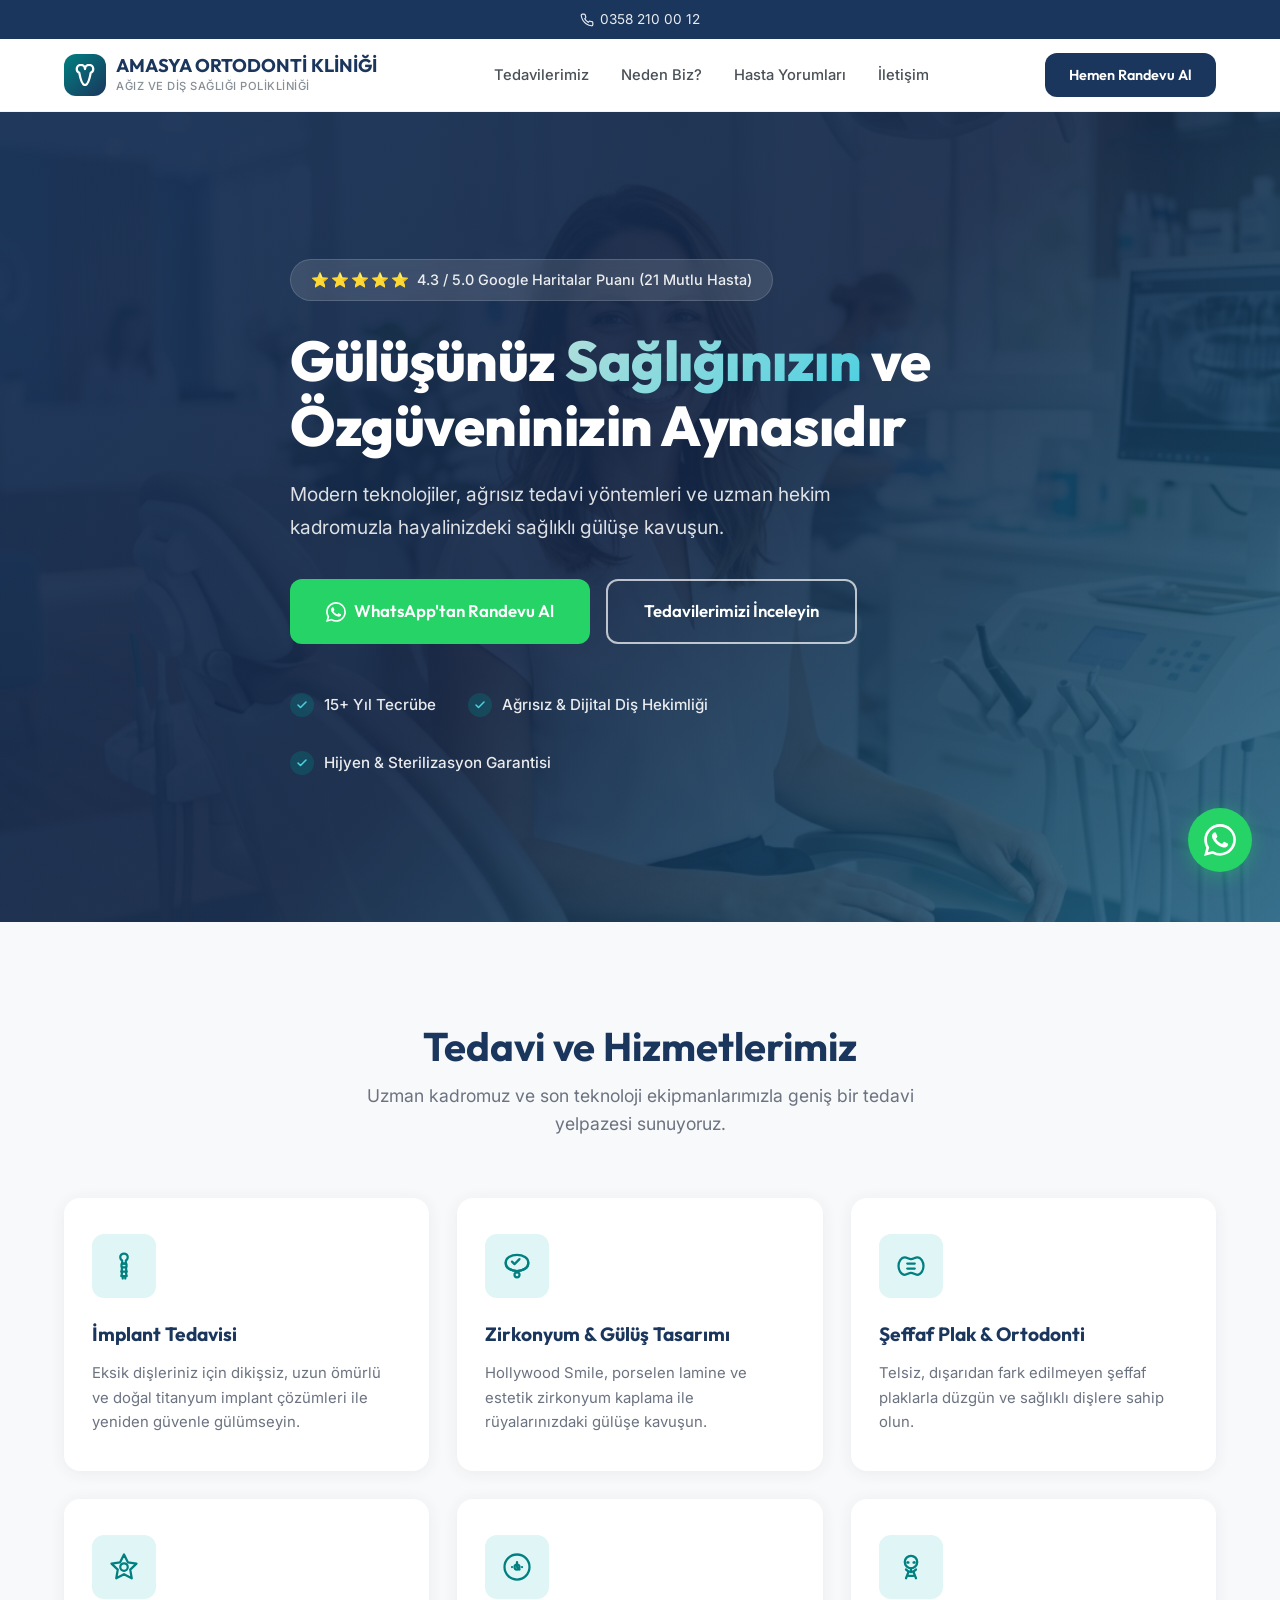
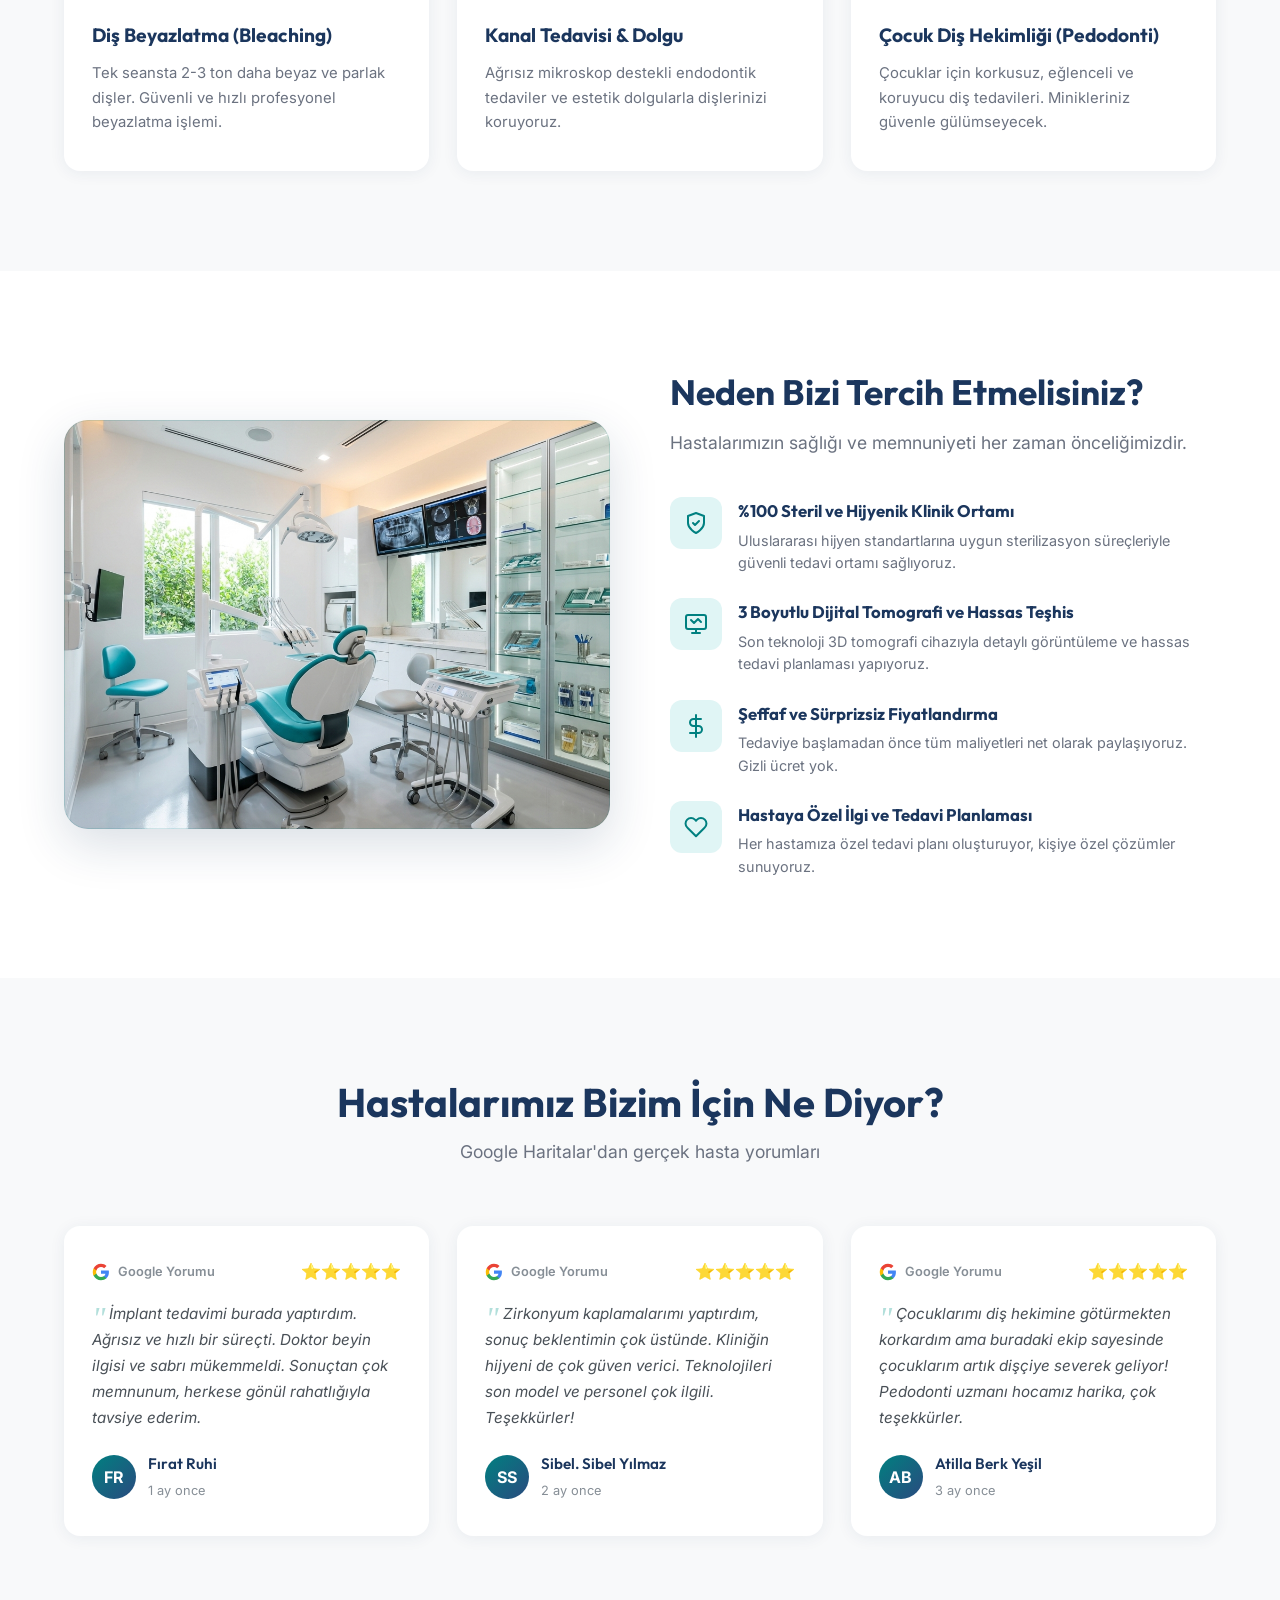
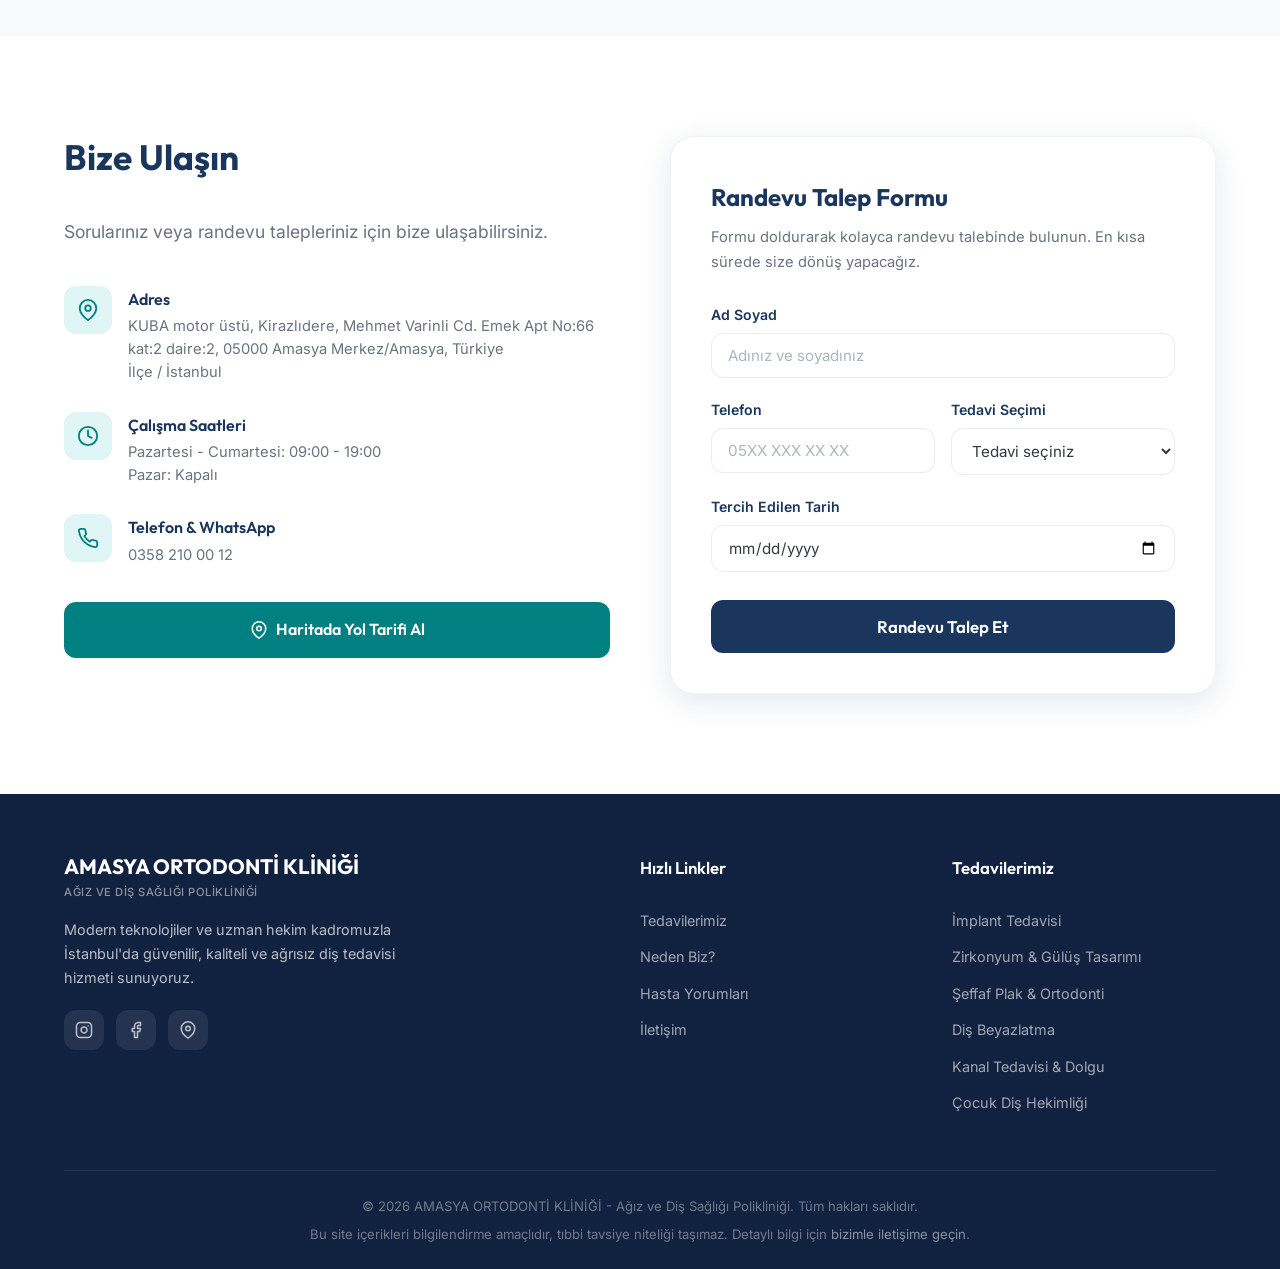
<file: Diş klinikleri website/klinikler/amasya-ortodonti-kli/index.html>
<!DOCTYPE html>
<html lang="tr">
<head>
  <meta charset="UTF-8">
  <meta name="viewport" content="width=device-width, initial-scale=1.0">
  <meta name="description" content="İstanbul'un en güvenilir diş kliniği. İmplant, zirkonyum, gülüş tasarımı, ortodonti ve daha fazlası. Ağrısız tedavi, steril ortam ve uzman kadro ile sağlıklı gülüşler.">
  <meta name="keywords" content="diş kliniği, implant, zirkonyum, gülüş tasarımı, diş beyazlatma, ortodonti, İstanbul diş hekimi">
  <meta property="og:title" content="AMASYA ORTODONTİ KLİNİĞİ - Ağız ve Diş Sağlığı Polikliniği">
  <meta property="og:description" content="Modern teknolojiler ve uzman hekim kadromuzla hayalinizdeki sağlıklı gülüşe kavuşun.">
  <meta property="og:type" content="website">
  <title>AMASYA ORTODONTİ KLİNİĞİ - Ağız ve Diş Sağlığı Polikliniği | İstanbul</title>
  <link rel="stylesheet" href="style.css">
  <link rel="icon" type="image/svg+xml" href="data:image/svg+xml,<svg xmlns='http://www.w3.org/2000/svg' viewBox='0 0 100 100'><text y='.9em' font-size='90'>🦷</text></svg>">
</head>
<body>

  <!-- ============================================================
       TOP BAR — Google Rating & Phone
       ============================================================ -->
  <div class="top-bar" id="top">
    <div class="container">
      <div class="top-bar-content">
        <a href="tel:+903582100012" class="phone-mini">
          <svg viewBox="0 0 24 24" fill="none" stroke="currentColor" stroke-width="2" stroke-linecap="round" stroke-linejoin="round"><path d="M22 16.92v3a2 2 0 0 1-2.18 2 19.79 19.79 0 0 1-8.63-3.07 19.5 19.5 0 0 1-6-6 19.79 19.79 0 0 1-3.07-8.67A2 2 0 0 1 4.11 2h3a2 2 0 0 1 2 1.72c.127.96.361 1.903.7 2.81a2 2 0 0 1-.45 2.11L8.09 9.91a16 16 0 0 0 6 6l1.27-1.27a2 2 0 0 1 2.11-.45c.907.339 1.85.573 2.81.7A2 2 0 0 1 22 16.92z"/></svg>
          0358 210 00 12
        </a>
      </div>
    </div>
  </div>

  <!-- ============================================================
       HEADER & NAVIGATION
       ============================================================ -->
  <header class="header" id="header">
    <div class="container">
      <!-- Logo -->
      <a href="#top" class="logo">
        <div class="logo-icon">
          <svg width="22" height="22" viewBox="0 0 24 24" fill="none" stroke="currentColor" stroke-width="2.5" stroke-linecap="round" stroke-linejoin="round">
            <path d="M12 5.5C12 3.01 9.99 1 7.5 1S3 3.01 3 5.5c0 1.87 1.13 3.47 2.75 4.15C6.58 14.08 8.5 23 12 23s5.42-8.92 6.25-13.35C19.87 8.97 21 7.37 21 5.5 21 3.01 18.99 1 16.5 1S12 3.01 12 5.5z"/>
          </svg>
        </div>
        <div class="logo-text">
          <span class="logo-name">AMASYA ORTODONTİ KLİNİĞİ</span>
          <span class="logo-desc">Ağız ve Diş Sağlığı Polikliniği</span>
        </div>
      </a>

      <!-- Desktop Nav -->
      <nav class="nav-links" id="navLinks">
        <a href="#hizmetler">Tedavilerimiz</a>
        <a href="#neden-biz">Neden Biz?</a>
        <a href="#yorumlar">Hasta Yorumları</a>
        <a href="#iletisim">İletişim</a>
      </nav>

      <!-- Desktop CTA -->
      <a href="#iletisim" class="btn btn-primary header-cta">Hemen Randevu Al</a>

      <!-- Mobile Menu Button -->
      <button class="mobile-menu-btn" id="mobileMenuBtn" aria-label="Menüyü aç">
        <span></span>
        <span></span>
        <span></span>
      </button>
    </div>
  </header>

  <!-- Mobile Nav Sidebar -->
  <div class="mobile-overlay" id="mobileOverlay"></div>
  <nav class="mobile-nav" id="mobileNav">
    <a href="#hizmetler">Tedavilerimiz</a>
    <a href="#neden-biz">Neden Biz?</a>
    <a href="#yorumlar">Hasta Yorumları</a>
    <a href="#iletisim">İletişim</a>
    <a href="#iletisim" class="btn btn-primary">Hemen Randevu Al</a>
  </nav>

  <!-- ============================================================
       HERO SECTION
       ============================================================ -->
  <section class="hero" id="hero">
    <div class="hero-bg">
      <img src="assets/hero-bg.png" alt="Modern diş kliniği" loading="eager">
    </div>
    <div class="container">
      <div class="hero-content">
        <!-- Google Rating Badge -->
        <div class="hero-badge">
          <div class="stars">
            <span>⭐</span><span>⭐</span><span>⭐</span><span>⭐</span><span>⭐</span>
          </div>
          <span class="badge-text">4.3 / 5.0 Google Haritalar Puanı (21 Mutlu Hasta)</span>
        </div>

        <h1>
          Gülüşünüz <span class="highlight">Sağlığınızın</span> ve Özgüveninizin Aynasıdır
        </h1>

        <p class="hero-subtitle">
          Modern teknolojiler, ağrısız tedavi yöntemleri ve uzman hekim kadromuzla hayalinizdeki sağlıklı gülüşe kavuşun.
        </p>

        <div class="hero-buttons">
          <a href="https://wa.me/903582100012?text=Merhaba,%20web%20sitenizden%20ulaşıyorum,%20randevu%20almak%20istiyorum." class="btn btn-whatsapp" target="_blank" rel="noopener">
            <svg width="20" height="20" viewBox="0 0 24 24" fill="currentColor"><path d="M17.472 14.382c-.297-.149-1.758-.867-2.03-.967-.273-.099-.471-.148-.67.15-.197.297-.767.966-.94 1.164-.173.199-.347.223-.644.075-.297-.15-1.255-.463-2.39-1.475-.883-.788-1.48-1.761-1.653-2.059-.173-.297-.018-.458.13-.606.134-.133.298-.347.446-.52.149-.174.198-.298.298-.497.099-.198.05-.371-.025-.52-.075-.149-.669-1.612-.916-2.207-.242-.579-.487-.5-.669-.51-.173-.008-.371-.01-.57-.01-.198 0-.52.074-.792.372-.272.297-1.04 1.016-1.04 2.479 0 1.462 1.065 2.875 1.213 3.074.149.198 2.096 3.2 5.077 4.487.709.306 1.262.489 1.694.625.712.227 1.36.195 1.871.118.571-.085 1.758-.719 2.006-1.413.248-.694.248-1.289.173-1.413-.074-.124-.272-.198-.57-.347m-5.421 7.403h-.004a9.87 9.87 0 01-5.031-1.378l-.361-.214-3.741.982.998-3.648-.235-.374a9.86 9.86 0 01-1.51-5.26c.001-5.45 4.436-9.884 9.888-9.884 2.64 0 5.122 1.03 6.988 2.898a9.825 9.825 0 012.893 6.994c-.003 5.45-4.437 9.884-9.885 9.884m8.413-18.297A11.815 11.815 0 0012.05 0C5.495 0 .16 5.335.157 11.892c0 2.096.547 4.142 1.588 5.945L.057 24l6.305-1.654a11.882 11.882 0 005.683 1.448h.005c6.554 0 11.89-5.335 11.893-11.893a11.821 11.821 0 00-3.48-8.413z"/></svg>
            WhatsApp'tan Randevu Al
          </a>
          <a href="#hizmetler" class="btn btn-outline">
            Tedavilerimizi İnceleyin
          </a>
        </div>

        <div class="hero-highlights">
          <div class="hero-highlight-item">
            <div class="check-icon">
              <svg width="12" height="12" viewBox="0 0 24 24" fill="none" stroke="currentColor" stroke-width="3" stroke-linecap="round" stroke-linejoin="round"><polyline points="20 6 9 17 4 12"/></svg>
            </div>
            <span>15+ Yıl Tecrübe</span>
          </div>
          <div class="hero-highlight-item">
            <div class="check-icon">
              <svg width="12" height="12" viewBox="0 0 24 24" fill="none" stroke="currentColor" stroke-width="3" stroke-linecap="round" stroke-linejoin="round"><polyline points="20 6 9 17 4 12"/></svg>
            </div>
            <span>Ağrısız & Dijital Diş Hekimliği</span>
          </div>
          <div class="hero-highlight-item">
            <div class="check-icon">
              <svg width="12" height="12" viewBox="0 0 24 24" fill="none" stroke="currentColor" stroke-width="3" stroke-linecap="round" stroke-linejoin="round"><polyline points="20 6 9 17 4 12"/></svg>
            </div>
            <span>Hijyen & Sterilizasyon Garantisi</span>
          </div>
        </div>
      </div>
    </div>
  </section>

  <!-- ============================================================
       HİZMETLERİMİZ / TREATMENTS
       ============================================================ -->
  <section class="services section-padding" id="hizmetler">
    <div class="container">
      <h2 class="section-title animate-on-scroll">Tedavi ve Hizmetlerimiz</h2>
      <p class="section-subtitle animate-on-scroll">
        Uzman kadromuz ve son teknoloji ekipmanlarımızla geniş bir tedavi yelpazesi sunuyoruz.
      </p>

      <div class="services-grid">
        <!-- Card 1 — İmplant -->
        <div class="service-card animate-on-scroll animate-delay-1" id="service-implant">
          <div class="service-icon">
            <svg viewBox="0 0 24 24" fill="none" stroke="currentColor" stroke-width="1.8" stroke-linecap="round" stroke-linejoin="round">
              <path d="M12 2C10.34 2 9 3.34 9 5c0 1.1.6 2.06 1.5 2.57V10h3V7.57C14.4 7.06 15 6.1 15 5c0-1.66-1.34-3-3-3z"/>
              <rect x="10" y="10" width="4" height="3" rx="0.5"/>
              <path d="M10.5 13L10 16.5"/>
              <path d="M13.5 13L14 16.5"/>
              <path d="M10 16.5h4"/>
              <path d="M10.5 16.5L10 20"/>
              <path d="M13.5 16.5L14 20"/>
              <path d="M10 20h4"/>
              <path d="M11 20v2"/>
              <path d="M13 20v2"/>
            </svg>
          </div>
          <h3>İmplant Tedavisi</h3>
          <p>Eksik dişleriniz için dikişsiz, uzun ömürlü ve doğal titanyum implant çözümleri ile yeniden güvenle gülümseyin.</p>
        </div>

        <!-- Card 2 — Zirkonyum & Gülüş Tasarımı -->
        <div class="service-card animate-on-scroll animate-delay-2" id="service-zirkonyum">
          <div class="service-icon">
            <svg viewBox="0 0 24 24" fill="none" stroke="currentColor" stroke-width="1.8" stroke-linecap="round" stroke-linejoin="round">
              <path d="M12 3c-4.97 0-9 2.69-9 6v1c0 3.31 4.03 6 9 6s9-2.69 9-6V9c0-3.31-4.03-6-9-6z"/>
              <path d="M3 9v1c0 3.31 4.03 6 9 6s9-2.69 9-6V9"/>
              <path d="M8 8.5l2 2 4-4"/>
              <circle cx="12" cy="19" r="2"/>
              <path d="M12 16v1"/>
            </svg>
          </div>
          <h3>Zirkonyum & Gülüş Tasarımı</h3>
          <p>Hollywood Smile, porselen lamine ve estetik zirkonyum kaplama ile rüyalarınızdaki gülüşe kavuşun.</p>
        </div>

        <!-- Card 3 — Şeffaf Plak & Ortodonti -->
        <div class="service-card animate-on-scroll animate-delay-3" id="service-ortodonti">
          <div class="service-icon">
            <svg viewBox="0 0 24 24" fill="none" stroke="currentColor" stroke-width="1.8" stroke-linecap="round" stroke-linejoin="round">
              <path d="M2 12c0-3 2-7 5-7 2 0 3 1.5 5 1.5S15 5 17 5c3 0 5 4 5 7s-2 7-5 7c-2 0-3-1.5-5-1.5S9 19 7 19c-3 0-5-4-5-7z"/>
              <path d="M9 10h6"/>
              <path d="M9 14h6"/>
            </svg>
          </div>
          <h3>Şeffaf Plak & Ortodonti</h3>
          <p>Telsiz, dışarıdan fark edilmeyen şeffaf plaklarla düzgün ve sağlıklı dişlere sahip olun.</p>
        </div>

        <!-- Card 4 — Diş Beyazlatma -->
        <div class="service-card animate-on-scroll animate-delay-4" id="service-beyazlatma">
          <div class="service-icon">
            <svg viewBox="0 0 24 24" fill="none" stroke="currentColor" stroke-width="1.8" stroke-linecap="round" stroke-linejoin="round">
              <polygon points="12 2 15.09 8.26 22 9.27 17 14.14 18.18 21.02 12 17.77 5.82 21.02 7 14.14 2 9.27 8.91 8.26 12 2"/>
              <circle cx="12" cy="12" r="3"/>
            </svg>
          </div>
          <h3>Diş Beyazlatma (Bleaching)</h3>
          <p>Tek seansta 2-3 ton daha beyaz ve parlak dişler. Güvenli ve hızlı profesyonel beyazlatma işlemi.</p>
        </div>

        <!-- Card 5 — Kanal Tedavisi & Dolgu -->
        <div class="service-card animate-on-scroll animate-delay-5" id="service-kanal">
          <div class="service-icon">
            <svg viewBox="0 0 24 24" fill="none" stroke="currentColor" stroke-width="1.8" stroke-linecap="round" stroke-linejoin="round">
              <circle cx="12" cy="12" r="10"/>
              <path d="M12 8v4l2 2"/>
              <path d="M8 12h0"/>
              <path d="M16 12h0"/>
              <circle cx="12" cy="12" r="2"/>
            </svg>
          </div>
          <h3>Kanal Tedavisi & Dolgu</h3>
          <p>Ağrısız mikroskop destekli endodontik tedaviler ve estetik dolgularla dişlerinizi koruyoruz.</p>
        </div>

        <!-- Card 6 — Çocuk Diş Hekimliği -->
        <div class="service-card animate-on-scroll animate-delay-6" id="service-cocuk">
          <div class="service-icon">
            <svg viewBox="0 0 24 24" fill="none" stroke="currentColor" stroke-width="1.8" stroke-linecap="round" stroke-linejoin="round">
              <circle cx="12" cy="8" r="5"/>
              <path d="M8 14s1.5 2 4 2 4-2 4-2"/>
              <path d="M9 8.5c0-.28.22-.5.5-.5s.5.22.5.5"/>
              <path d="M14 8.5c0-.28.22-.5.5-.5s.5.22.5.5"/>
              <path d="M12 13v3"/>
              <path d="M8 21l2-5"/>
              <path d="M16 21l-2-5"/>
              <path d="M10 19h4"/>
            </svg>
          </div>
          <h3>Çocuk Diş Hekimliği (Pedodonti)</h3>
          <p>Çocuklar için korkusuz, eğlenceli ve koruyucu diş tedavileri. Minikleriniz güvenle gülümseyecek.</p>
        </div>
      </div>
    </div>
  </section>

  <!-- ============================================================
       NEDEN BİZ? / WHY CHOOSE US
       ============================================================ -->
  <section class="why-us section-padding" id="neden-biz">
    <div class="container">
      <!-- Image -->
      <div class="why-us-image animate-on-scroll">
        <img src="assets/clinic-interior.png" alt="Modern steril diş kliniği iç mekanı" loading="lazy">
      </div>

      <!-- Content -->
      <div class="why-us-content">
        <h2 class="section-title animate-on-scroll">Neden Bizi Tercih Etmelisiniz?</h2>
        <p class="section-subtitle animate-on-scroll">
          Hastalarımızın sağlığı ve memnuniyeti her zaman önceliğimizdir.
        </p>

        <div class="advantage-list">
          <!-- Advantage 1 -->
          <div class="advantage-item animate-on-scroll animate-delay-1">
            <div class="advantage-icon">
              <svg viewBox="0 0 24 24" fill="none" stroke="currentColor" stroke-width="2" stroke-linecap="round" stroke-linejoin="round">
                <path d="M12 22s8-4 8-10V5l-8-3-8 3v7c0 6 8 10 8 10z"/>
                <polyline points="9 12 11 14 15 10"/>
              </svg>
            </div>
            <div class="advantage-text">
              <h4>%100 Steril ve Hijyenik Klinik Ortamı</h4>
              <p>Uluslararası hijyen standartlarına uygun sterilizasyon süreçleriyle güvenli tedavi ortamı sağlıyoruz.</p>
            </div>
          </div>

          <!-- Advantage 2 -->
          <div class="advantage-item animate-on-scroll animate-delay-2">
            <div class="advantage-icon">
              <svg viewBox="0 0 24 24" fill="none" stroke="currentColor" stroke-width="2" stroke-linecap="round" stroke-linejoin="round">
                <rect x="2" y="3" width="20" height="14" rx="2" ry="2"/>
                <path d="M8 21h8"/>
                <path d="M12 17v4"/>
                <path d="M7 8l3 3 4-4 3 3"/>
              </svg>
            </div>
            <div class="advantage-text">
              <h4>3 Boyutlu Dijital Tomografi ve Hassas Teşhis</h4>
              <p>Son teknoloji 3D tomografi cihazıyla detaylı görüntüleme ve hassas tedavi planlaması yapıyoruz.</p>
            </div>
          </div>

          <!-- Advantage 3 -->
          <div class="advantage-item animate-on-scroll animate-delay-3">
            <div class="advantage-icon">
              <svg viewBox="0 0 24 24" fill="none" stroke="currentColor" stroke-width="2" stroke-linecap="round" stroke-linejoin="round">
                <line x1="12" y1="1" x2="12" y2="23"/>
                <path d="M17 5H9.5a3.5 3.5 0 0 0 0 7h5a3.5 3.5 0 0 1 0 7H6"/>
              </svg>
            </div>
            <div class="advantage-text">
              <h4>Şeffaf ve Sürprizsiz Fiyatlandırma</h4>
              <p>Tedaviye başlamadan önce tüm maliyetleri net olarak paylaşıyoruz. Gizli ücret yok.</p>
            </div>
          </div>

          <!-- Advantage 4 -->
          <div class="advantage-item animate-on-scroll animate-delay-4">
            <div class="advantage-icon">
              <svg viewBox="0 0 24 24" fill="none" stroke="currentColor" stroke-width="2" stroke-linecap="round" stroke-linejoin="round">
                <path d="M20.84 4.61a5.5 5.5 0 0 0-7.78 0L12 5.67l-1.06-1.06a5.5 5.5 0 0 0-7.78 7.78l1.06 1.06L12 21.23l7.78-7.78 1.06-1.06a5.5 5.5 0 0 0 0-7.78z"/>
              </svg>
            </div>
            <div class="advantage-text">
              <h4>Hastaya Özel İlgi ve Tedavi Planlaması</h4>
              <p>Her hastamıza özel tedavi planı oluşturuyor, kişiye özel çözümler sunuyoruz.</p>
            </div>
          </div>
        </div>
      </div>
    </div>
  </section>

  <!-- ============================================================
       HASTA YORUMLARI / REVIEWS
       ============================================================ -->
  <section class="reviews section-padding" id="yorumlar">
    <div class="container">
      <h2 class="section-title animate-on-scroll">Hastalarımız Bizim İçin Ne Diyor?</h2>
      <p class="section-subtitle animate-on-scroll">
        Google Haritalar'dan gerçek hasta yorumları
      </p>

      <div class="reviews-grid">
        <!-- Review 1 -->
        <div class="review-card animate-on-scroll animate-delay-1" id="review-1">
          <div class="review-header">
            <div class="review-source">
              <svg viewBox="0 0 24 24" fill="none"><path d="M22.56 12.25c0-.78-.07-1.53-.2-2.25H12v4.26h5.92a5.06 5.06 0 01-2.2 3.32v2.77h3.57c2.08-1.92 3.28-4.74 3.28-8.1z" fill="#4285F4"/><path d="M12 23c2.97 0 5.46-.98 7.28-2.66l-3.57-2.77c-.98.66-2.23 1.06-3.71 1.06-2.86 0-5.29-1.93-6.16-4.53H2.18v2.84C3.99 20.53 7.7 23 12 23z" fill="#34A853"/><path d="M5.84 14.09c-.22-.66-.35-1.36-.35-2.09s.13-1.43.35-2.09V7.07H2.18C1.43 8.55 1 10.22 1 12s.43 3.45 1.18 4.93l2.85-2.22.81-.62z" fill="#FBBC05"/><path d="M12 5.38c1.62 0 3.06.56 4.21 1.64l3.15-3.15C17.45 2.09 14.97 1 12 1 7.7 1 3.99 3.47 2.18 7.07l3.66 2.84c.87-2.6 3.3-4.53 6.16-4.53z" fill="#EA4335"/></svg>
              Google Yorumu
            </div>
            <div class="review-stars">⭐⭐⭐⭐⭐</div>
          </div>
          <p class="review-text">İmplant tedavimi burada yaptırdım. Ağrısız ve hızlı bir süreçti. Doktor beyin ilgisi ve sabrı mükemmeldi. Sonuçtan çok memnunum, herkese gönül rahatlığıyla tavsiye ederim.</p>
          <div class="review-author">
            <div class="review-avatar">FR</div>
            <div class="review-author-info">
              <h5>Fırat Ruhi</h5>
              <span>1 ay once</span>
            </div>
          </div>
        </div>

        <!-- Review 2 -->
        <div class="review-card animate-on-scroll animate-delay-2" id="review-2">
          <div class="review-header">
            <div class="review-source">
              <svg viewBox="0 0 24 24" fill="none"><path d="M22.56 12.25c0-.78-.07-1.53-.2-2.25H12v4.26h5.92a5.06 5.06 0 01-2.2 3.32v2.77h3.57c2.08-1.92 3.28-4.74 3.28-8.1z" fill="#4285F4"/><path d="M12 23c2.97 0 5.46-.98 7.28-2.66l-3.57-2.77c-.98.66-2.23 1.06-3.71 1.06-2.86 0-5.29-1.93-6.16-4.53H2.18v2.84C3.99 20.53 7.7 23 12 23z" fill="#34A853"/><path d="M5.84 14.09c-.22-.66-.35-1.36-.35-2.09s.13-1.43.35-2.09V7.07H2.18C1.43 8.55 1 10.22 1 12s.43 3.45 1.18 4.93l2.85-2.22.81-.62z" fill="#FBBC05"/><path d="M12 5.38c1.62 0 3.06.56 4.21 1.64l3.15-3.15C17.45 2.09 14.97 1 12 1 7.7 1 3.99 3.47 2.18 7.07l3.66 2.84c.87-2.6 3.3-4.53 6.16-4.53z" fill="#EA4335"/></svg>
              Google Yorumu
            </div>
            <div class="review-stars">⭐⭐⭐⭐⭐</div>
          </div>
          <p class="review-text">Zirkonyum kaplamalarımı yaptırdım, sonuç beklentimin çok üstünde. Kliniğin hijyeni de çok güven verici. Teknolojileri son model ve personel çok ilgili. Teşekkürler!</p>
          <div class="review-author">
            <div class="review-avatar">SS</div>
            <div class="review-author-info">
              <h5>Sibel. Sibel Yılmaz</h5>
              <span>2 ay once</span>
            </div>
          </div>
        </div>

        <!-- Review 3 -->
        <div class="review-card animate-on-scroll animate-delay-3" id="review-3">
          <div class="review-header">
            <div class="review-source">
              <svg viewBox="0 0 24 24" fill="none"><path d="M22.56 12.25c0-.78-.07-1.53-.2-2.25H12v4.26h5.92a5.06 5.06 0 01-2.2 3.32v2.77h3.57c2.08-1.92 3.28-4.74 3.28-8.1z" fill="#4285F4"/><path d="M12 23c2.97 0 5.46-.98 7.28-2.66l-3.57-2.77c-.98.66-2.23 1.06-3.71 1.06-2.86 0-5.29-1.93-6.16-4.53H2.18v2.84C3.99 20.53 7.7 23 12 23z" fill="#34A853"/><path d="M5.84 14.09c-.22-.66-.35-1.36-.35-2.09s.13-1.43.35-2.09V7.07H2.18C1.43 8.55 1 10.22 1 12s.43 3.45 1.18 4.93l2.85-2.22.81-.62z" fill="#FBBC05"/><path d="M12 5.38c1.62 0 3.06.56 4.21 1.64l3.15-3.15C17.45 2.09 14.97 1 12 1 7.7 1 3.99 3.47 2.18 7.07l3.66 2.84c.87-2.6 3.3-4.53 6.16-4.53z" fill="#EA4335"/></svg>
              Google Yorumu
            </div>
            <div class="review-stars">⭐⭐⭐⭐⭐</div>
          </div>
          <p class="review-text">Çocuklarımı diş hekimine götürmekten korkardım ama buradaki ekip sayesinde çocuklarım artık dişçiye severek geliyor! Pedodonti uzmanı hocamız harika, çok teşekkürler.</p>
          <div class="review-author">
            <div class="review-avatar">AB</div>
            <div class="review-author-info">
              <h5>Atilla Berk Yeşil</h5>
              <span>3 ay once</span>
            </div>
          </div>
        </div>
      </div>
    </div>
  </section>

  <!-- ============================================================
       İLETİŞİM & RANDEVU FORMU / CONTACT
       ============================================================ -->
  <section class="contact section-padding" id="iletisim">
    <div class="container">
      <!-- Contact Info -->
      <div class="contact-info">
        <h2 class="section-title animate-on-scroll">Bize Ulaşın</h2>
        <p class="section-subtitle animate-on-scroll">
          Sorularınız veya randevu talepleriniz için bize ulaşabilirsiniz.
        </p>

        <!-- Address -->
        <div class="contact-item animate-on-scroll animate-delay-1">
          <div class="contact-icon">
            <svg viewBox="0 0 24 24" fill="none" stroke="currentColor" stroke-width="2" stroke-linecap="round" stroke-linejoin="round">
              <path d="M21 10c0 7-9 13-9 13s-9-6-9-13a9 9 0 0 1 18 0z"/>
              <circle cx="12" cy="10" r="3"/>
            </svg>
          </div>
          <div class="contact-item-text">
            <h4>Adres</h4>
            <p>KUBA motor üstü, Kirazlıdere, Mehmet Varinli Cd. Emek Apt No:66 kat:2 daire:2, 05000 Amasya Merkez/Amasya, Türkiye<br>İlçe / İstanbul</p>
          </div>
        </div>

        <!-- Working Hours -->
        <div class="contact-item animate-on-scroll animate-delay-2">
          <div class="contact-icon">
            <svg viewBox="0 0 24 24" fill="none" stroke="currentColor" stroke-width="2" stroke-linecap="round" stroke-linejoin="round">
              <circle cx="12" cy="12" r="10"/>
              <polyline points="12 6 12 12 16 14"/>
            </svg>
          </div>
          <div class="contact-item-text">
            <h4>Çalışma Saatleri</h4>
            <p>Pazartesi - Cumartesi: 09:00 - 19:00<br>Pazar: Kapalı</p>
          </div>
        </div>

        <!-- Phone -->
        <div class="contact-item animate-on-scroll animate-delay-3">
          <div class="contact-icon">
            <svg viewBox="0 0 24 24" fill="none" stroke="currentColor" stroke-width="2" stroke-linecap="round" stroke-linejoin="round">
              <path d="M22 16.92v3a2 2 0 0 1-2.18 2 19.79 19.79 0 0 1-8.63-3.07 19.5 19.5 0 0 1-6-6 19.79 19.79 0 0 1-3.07-8.67A2 2 0 0 1 4.11 2h3a2 2 0 0 1 2 1.72c.127.96.361 1.903.7 2.81a2 2 0 0 1-.45 2.11L8.09 9.91a16 16 0 0 0 6 6l1.27-1.27a2 2 0 0 1 2.11-.45c.907.339 1.85.573 2.81.7A2 2 0 0 1 22 16.92z"/>
            </svg>
          </div>
          <div class="contact-item-text">
            <h4>Telefon & WhatsApp</h4>
            <p><a href="tel:+903582100012">0358 210 00 12</a></p>
          </div>
        </div>

        <!-- Google Maps button -->
        <a href="https://www.google.com/maps/search/?api=1&query=AMASYA%20ORTODONT%C4%B0%20KL%C4%B0N%C4%B0%C4%9E%C4%B0%20-%20DR.%20T%C3%9CRKAN%20NAD%C4%B0RE%20YE%C5%9E%C4%B0L&query_place_id=ChIJgZlah-Vvh0ARFxnDlIH0IVc" target="_blank" rel="noopener" class="btn btn-teal btn-map animate-on-scroll animate-delay-4" id="btn-map">
          <svg width="18" height="18" viewBox="0 0 24 24" fill="none" stroke="currentColor" stroke-width="2" stroke-linecap="round" stroke-linejoin="round">
            <path d="M21 10c0 7-9 13-9 13s-9-6-9-13a9 9 0 0 1 18 0z"/>
            <circle cx="12" cy="10" r="3"/>
          </svg>
          Haritada Yol Tarifi Al
        </a>
      </div>

      <!-- Appointment Form -->
      <div class="contact-form-wrapper animate-on-scroll">
        <h3>Randevu Talep Formu</h3>
        <p>Formu doldurarak kolayca randevu talebinde bulunun. En kısa sürede size dönüş yapacağız.</p>

        <form id="appointmentForm">
          <div class="form-group">
            <label for="fullName">Ad Soyad</label>
            <input type="text" id="fullName" placeholder="Adınız ve soyadınız" required>
          </div>

          <div class="form-row">
            <div class="form-group">
              <label for="phone">Telefon</label>
              <input type="tel" id="phone" placeholder="05XX XXX XX XX" required>
            </div>
            <div class="form-group">
              <label for="treatment">Tedavi Seçimi</label>
              <select id="treatment" required>
                <option value="" disabled selected>Tedavi seçiniz</option>
                <option value="implant">İmplant Tedavisi</option>
                <option value="zirkonyum">Zirkonyum & Gülüş Tasarımı</option>
                <option value="ortodonti">Şeffaf Plak & Ortodonti</option>
                <option value="beyazlatma">Diş Beyazlatma</option>
                <option value="kanal">Kanal Tedavisi & Dolgu</option>
                <option value="cocuk">Çocuk Diş Hekimliği</option>
                <option value="diger">Diğer / Genel Kontrol</option>
              </select>
            </div>
          </div>

          <div class="form-group">
            <label for="date">Tercih Edilen Tarih</label>
            <input type="date" id="date" required>
          </div>

          <button type="submit" class="btn btn-primary form-submit" id="btn-submit">
            Randevu Talep Et
          </button>
        </form>

        <!-- Success message -->
        <div class="form-success" id="formSuccess">
          <div class="success-icon">✓</div>
          <h4>Randevu Talebiniz Alındı!</h4>
          <p>En kısa sürede sizinle iletişime geçeceğiz. Teşekkür ederiz.</p>
        </div>
      </div>
    </div>
  </section>

  <!-- ============================================================
       FOOTER
       ============================================================ -->
  <footer class="footer" id="footer">
    <div class="container">
      <div class="footer-grid">
        <!-- Brand -->
        <div class="footer-brand">
          <div class="logo-name">AMASYA ORTODONTİ KLİNİĞİ</div>
          <div class="logo-desc">Ağız ve Diş Sağlığı Polikliniği</div>
          <p>Modern teknolojiler ve uzman hekim kadromuzla İstanbul'da güvenilir, kaliteli ve ağrısız diş tedavisi hizmeti sunuyoruz.</p>
          <div class="footer-social">
            <!-- Instagram -->
            <a href="#" aria-label="Instagram" target="_blank" rel="noopener">
              <svg viewBox="0 0 24 24" fill="none" stroke="currentColor" stroke-width="2" stroke-linecap="round" stroke-linejoin="round">
                <rect x="2" y="2" width="20" height="20" rx="5" ry="5"/>
                <path d="M16 11.37A4 4 0 1 1 12.63 8 4 4 0 0 1 16 11.37z"/>
                <line x1="17.5" y1="6.5" x2="17.51" y2="6.5"/>
              </svg>
            </a>
            <!-- Facebook -->
            <a href="#" aria-label="Facebook" target="_blank" rel="noopener">
              <svg viewBox="0 0 24 24" fill="none" stroke="currentColor" stroke-width="2" stroke-linecap="round" stroke-linejoin="round">
                <path d="M18 2h-3a5 5 0 0 0-5 5v3H7v4h3v8h4v-8h3l1-4h-4V7a1 1 0 0 1 1-1h3z"/>
              </svg>
            </a>
            <!-- Google Maps -->
            <a href="https://www.google.com/maps/search/?api=1&query=AMASYA%20ORTODONT%C4%B0%20KL%C4%B0N%C4%B0%C4%9E%C4%B0%20-%20DR.%20T%C3%9CRKAN%20NAD%C4%B0RE%20YE%C5%9E%C4%B0L&query_place_id=ChIJgZlah-Vvh0ARFxnDlIH0IVc" aria-label="Google Maps" target="_blank" rel="noopener">
              <svg viewBox="0 0 24 24" fill="none" stroke="currentColor" stroke-width="2" stroke-linecap="round" stroke-linejoin="round">
                <path d="M21 10c0 7-9 13-9 13s-9-6-9-13a9 9 0 0 1 18 0z"/>
                <circle cx="12" cy="10" r="3"/>
              </svg>
            </a>
          </div>
        </div>

        <!-- Quick Links -->
        <div class="footer-col">
          <h4>Hızlı Linkler</h4>
          <a href="#hizmetler">Tedavilerimiz</a>
          <a href="#neden-biz">Neden Biz?</a>
          <a href="#yorumlar">Hasta Yorumları</a>
          <a href="#iletisim">İletişim</a>
        </div>

        <!-- Treatments -->
        <div class="footer-col">
          <h4>Tedavilerimiz</h4>
          <a href="#service-implant">İmplant Tedavisi</a>
          <a href="#service-zirkonyum">Zirkonyum & Gülüş Tasarımı</a>
          <a href="#service-ortodonti">Şeffaf Plak & Ortodonti</a>
          <a href="#service-beyazlatma">Diş Beyazlatma</a>
          <a href="#service-kanal">Kanal Tedavisi & Dolgu</a>
          <a href="#service-cocuk">Çocuk Diş Hekimliği</a>
        </div>
      </div>

      <div class="footer-bottom">
        <p>© 2026 AMASYA ORTODONTİ KLİNİĞİ - Ağız ve Diş Sağlığı Polikliniği. Tüm hakları saklıdır.</p>
        <p style="margin-top: 6px;">Bu site içerikleri bilgilendirme amaçlıdır, tıbbi tavsiye niteliği taşımaz. Detaylı bilgi için <a href="#iletisim">bizimle iletişime geçin</a>.</p>
      </div>
    </div>
  </footer>

  <!-- ============================================================
       FLOATING WHATSAPP BUTTON
       ============================================================ -->
  <div class="whatsapp-float" id="whatsappFloat">
    <div class="tooltip">WhatsApp Randevu Hattı</div>
    <a href="https://wa.me/903582100012?text=Merhaba,%20web%20sitenizden%20ulaşıyorum,%20randevu%20almak%20istiyorum." class="whatsapp-float-btn" target="_blank" rel="noopener" aria-label="WhatsApp ile iletişime geç">
      <svg viewBox="0 0 24 24" fill="currentColor">
        <path d="M17.472 14.382c-.297-.149-1.758-.867-2.03-.967-.273-.099-.471-.148-.67.15-.197.297-.767.966-.94 1.164-.173.199-.347.223-.644.075-.297-.15-1.255-.463-2.39-1.475-.883-.788-1.48-1.761-1.653-2.059-.173-.297-.018-.458.13-.606.134-.133.298-.347.446-.52.149-.174.198-.298.298-.497.099-.198.05-.371-.025-.52-.075-.149-.669-1.612-.916-2.207-.242-.579-.487-.5-.669-.51-.173-.008-.371-.01-.57-.01-.198 0-.52.074-.792.372-.272.297-1.04 1.016-1.04 2.479 0 1.462 1.065 2.875 1.213 3.074.149.198 2.096 3.2 5.077 4.487.709.306 1.262.489 1.694.625.712.227 1.36.195 1.871.118.571-.085 1.758-.719 2.006-1.413.248-.694.248-1.289.173-1.413-.074-.124-.272-.198-.57-.347m-5.421 7.403h-.004a9.87 9.87 0 01-5.031-1.378l-.361-.214-3.741.982.998-3.648-.235-.374a9.86 9.86 0 01-1.51-5.26c.001-5.45 4.436-9.884 9.888-9.884 2.64 0 5.122 1.03 6.988 2.898a9.825 9.825 0 012.893 6.994c-.003 5.45-4.437 9.884-9.885 9.884m8.413-18.297A11.815 11.815 0 0012.05 0C5.495 0 .16 5.335.157 11.892c0 2.096.547 4.142 1.588 5.945L.057 24l6.305-1.654a11.882 11.882 0 005.683 1.448h.005c6.554 0 11.89-5.335 11.893-11.893a11.821 11.821 0 00-3.48-8.413z"/>
      </svg>
    </a>
  </div>

  <!-- Scripts -->
  <script src="script.js"></script>
</body>
</html>
</file>
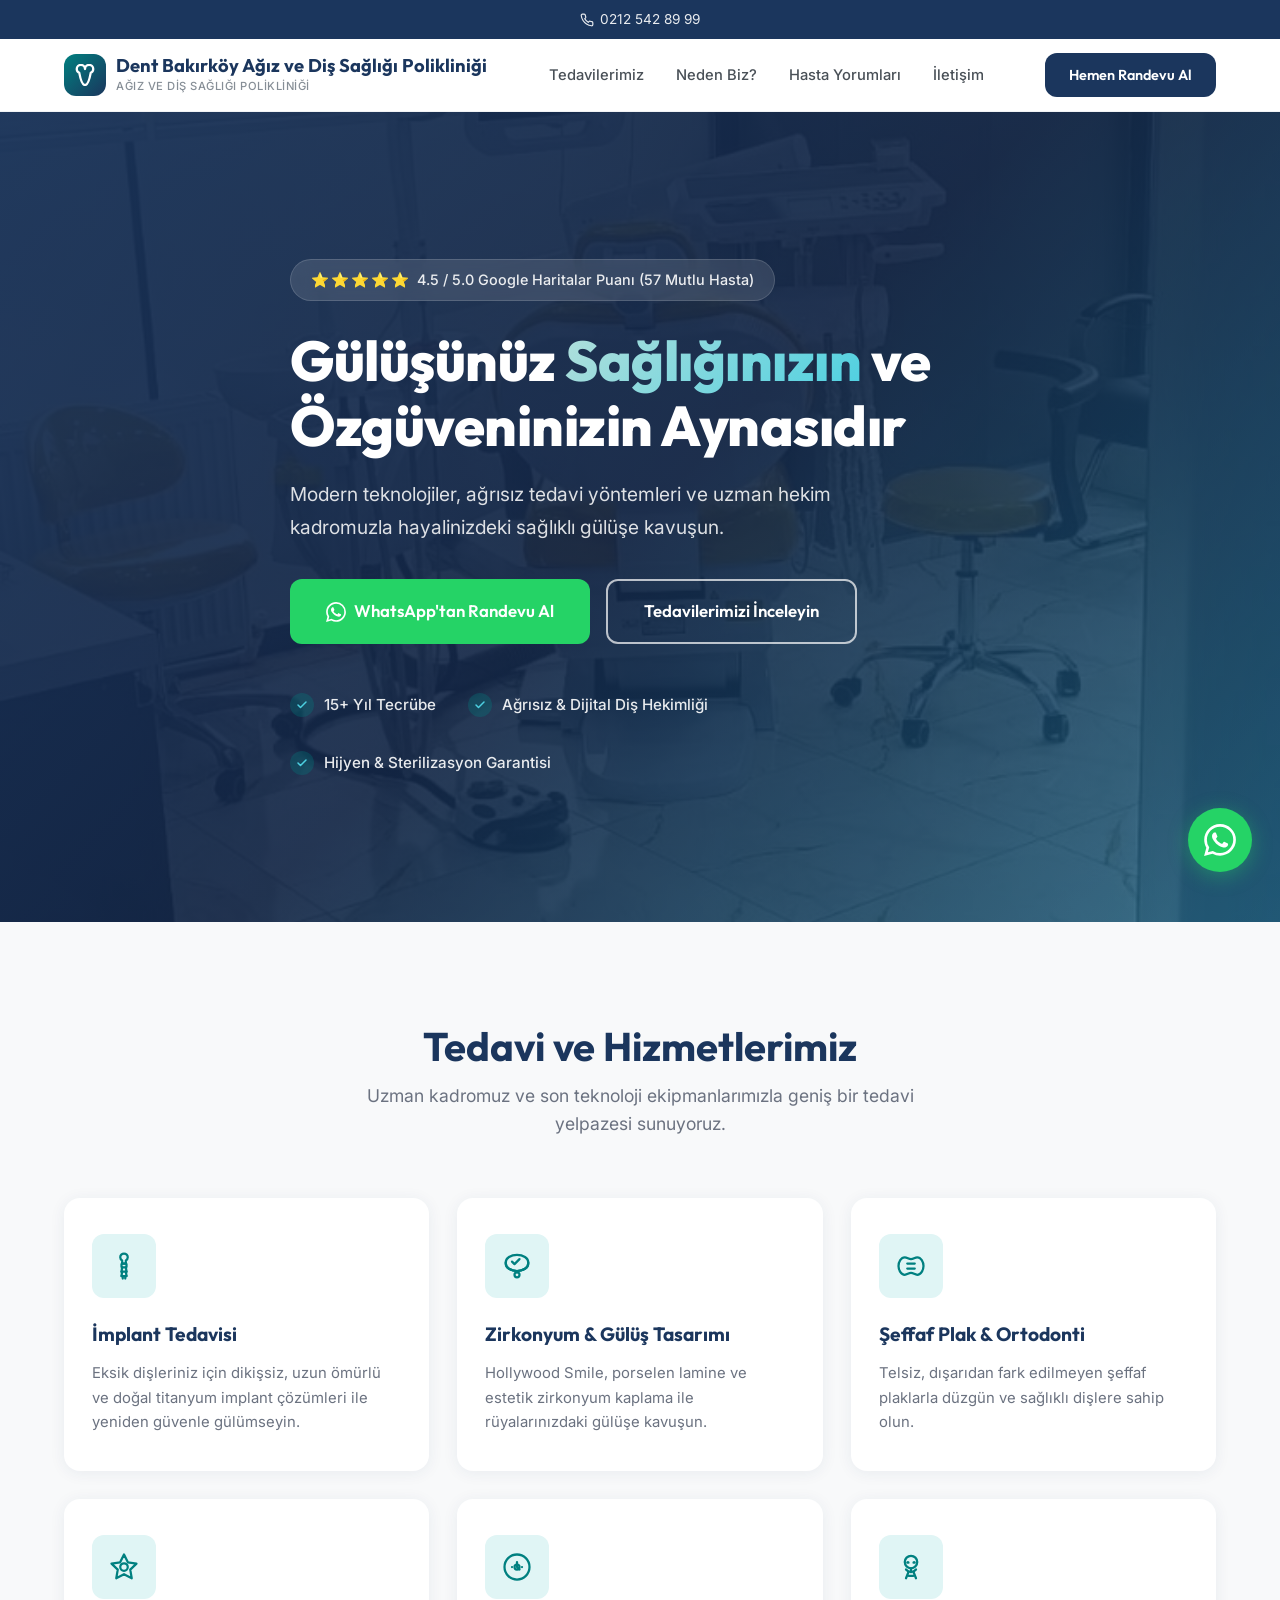
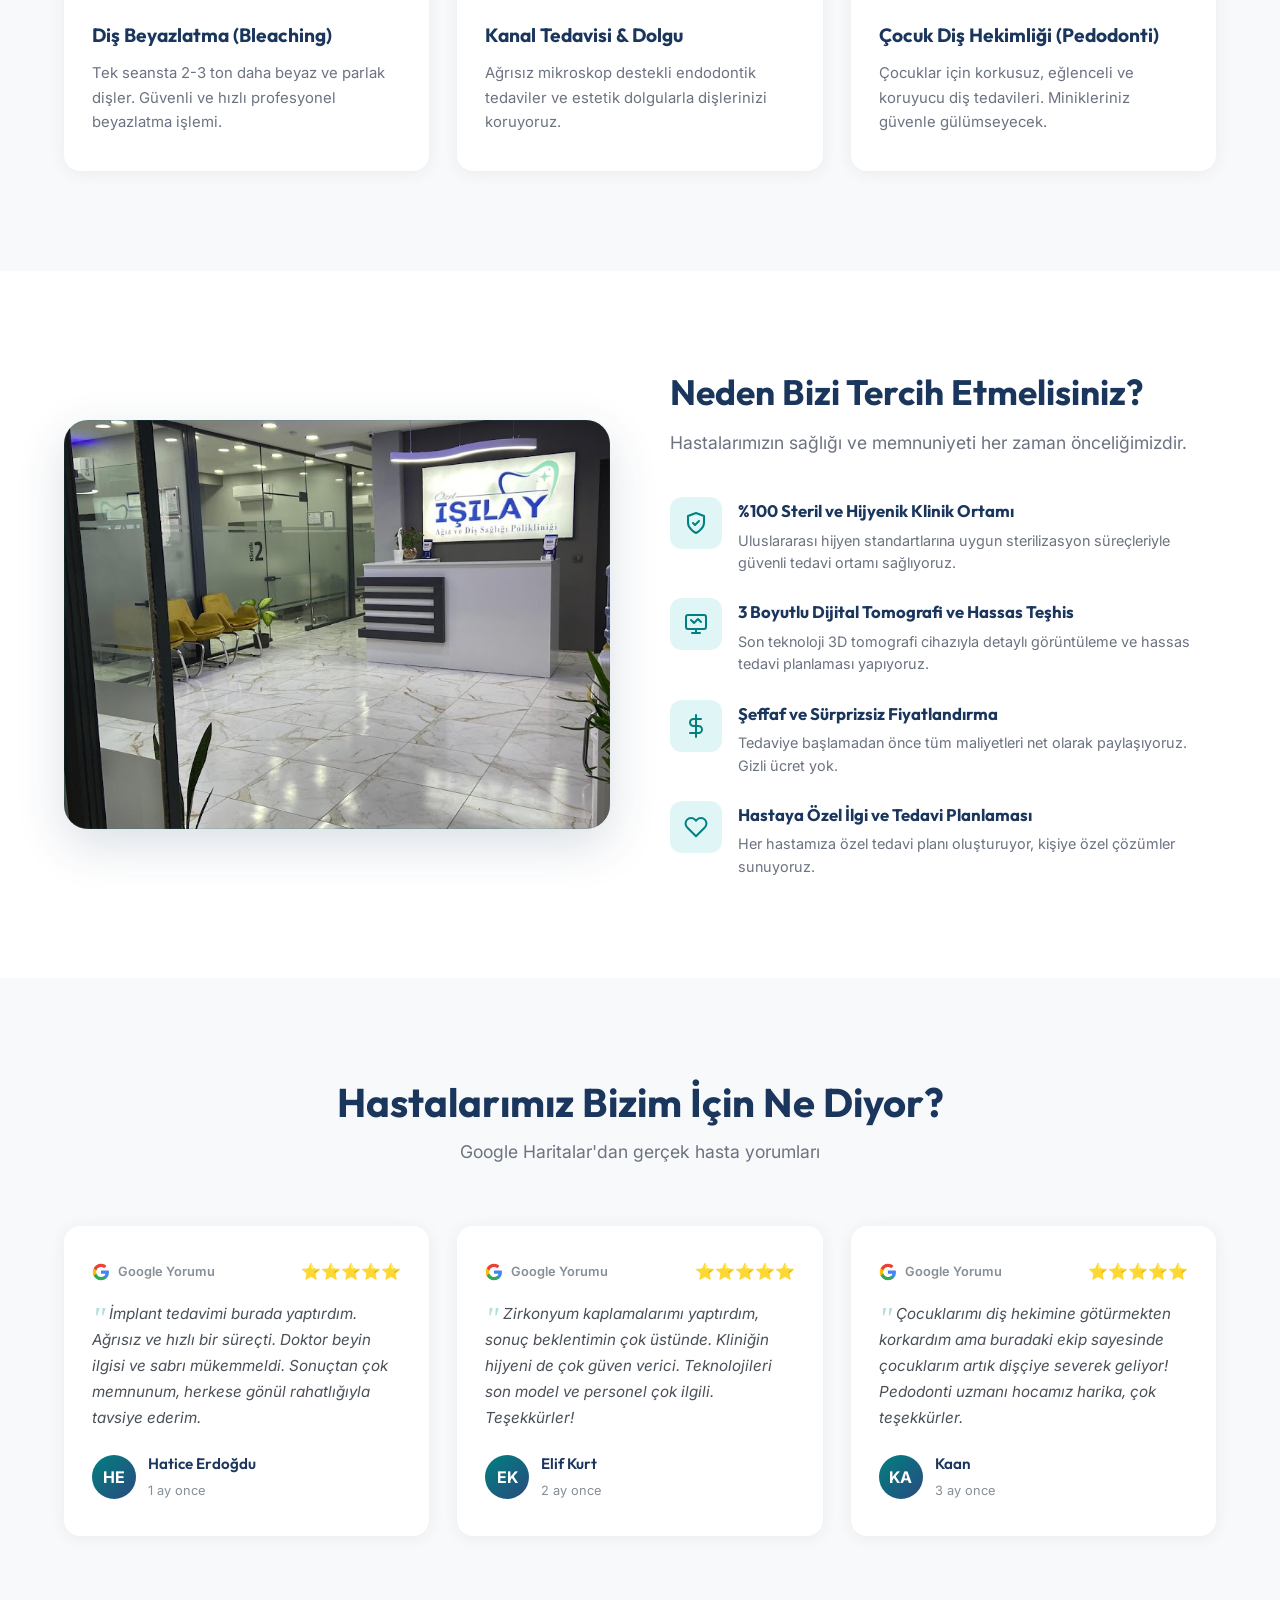
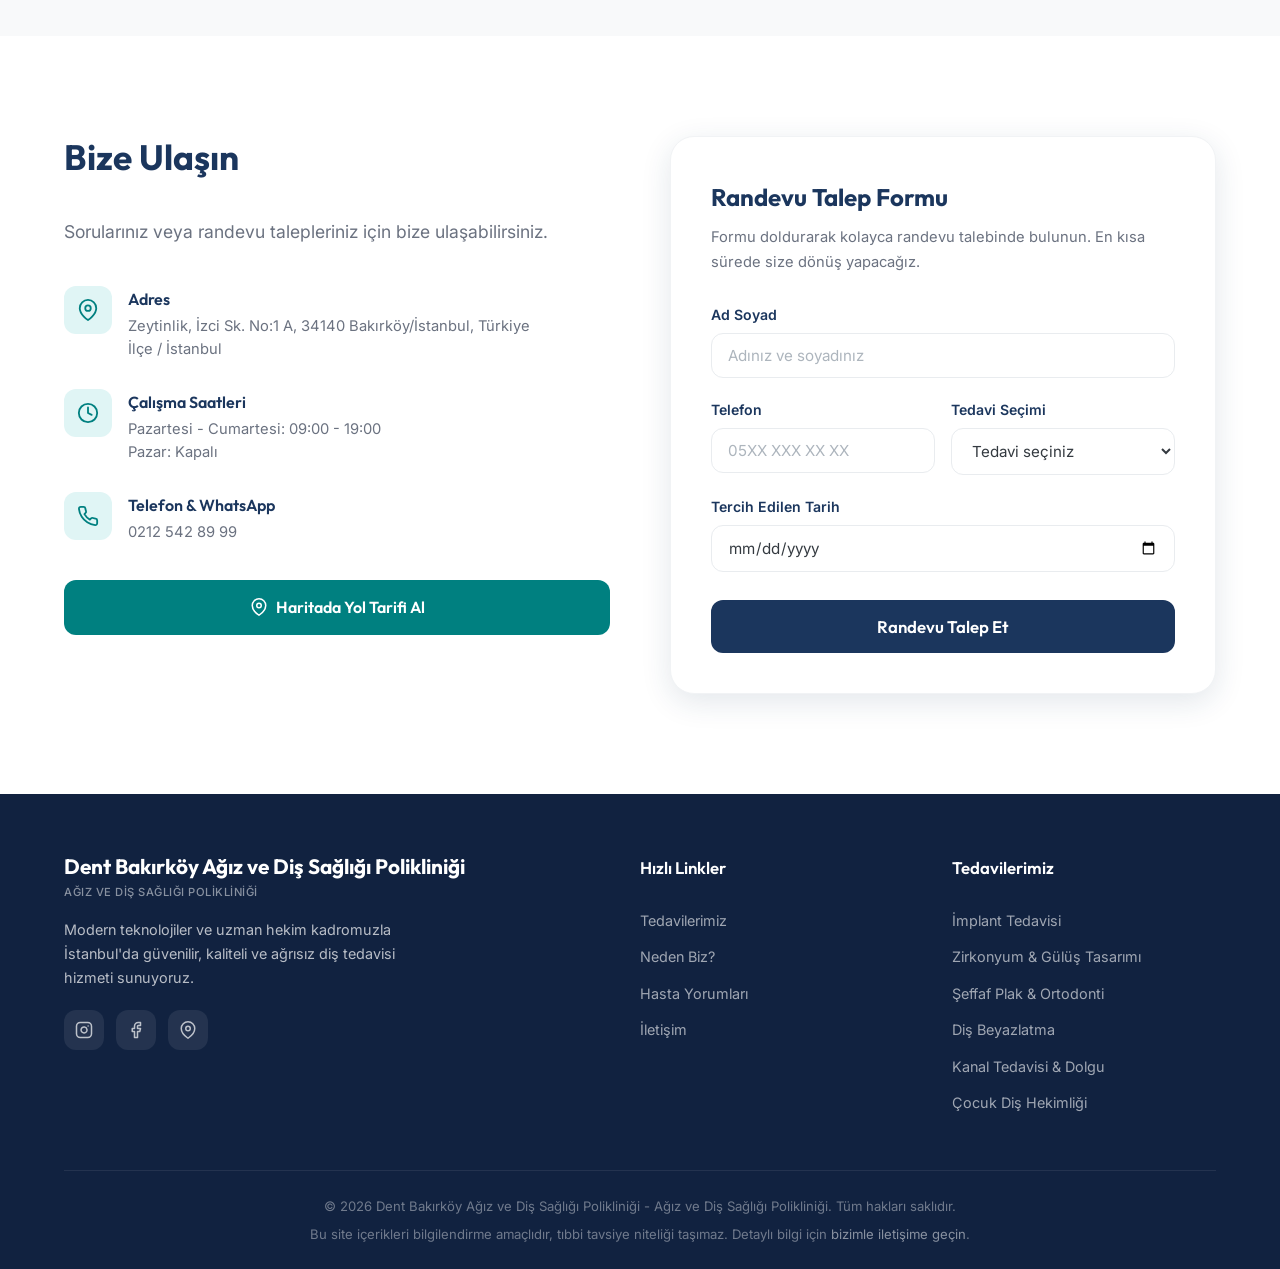
<file: Diş klinikleri website/klinikler/dent-bakirkoy/index.html>
<!DOCTYPE html>
<html lang="tr">
<head>
  <meta charset="UTF-8">
  <meta name="viewport" content="width=device-width, initial-scale=1.0">
  <meta name="description" content="İstanbul'un en güvenilir diş kliniği. İmplant, zirkonyum, gülüş tasarımı, ortodonti ve daha fazlası. Ağrısız tedavi, steril ortam ve uzman kadro ile sağlıklı gülüşler.">
  <meta name="keywords" content="diş kliniği, implant, zirkonyum, gülüş tasarımı, diş beyazlatma, ortodonti, İstanbul diş hekimi">
  <meta property="og:title" content="Dent Bakırköy Ağız ve Diş Sağlığı Polikliniği - Ağız ve Diş Sağlığı Polikliniği">
  <meta property="og:description" content="Modern teknolojiler ve uzman hekim kadromuzla hayalinizdeki sağlıklı gülüşe kavuşun.">
  <meta property="og:type" content="website">
  <title>Dent Bakırköy Ağız ve Diş Sağlığı Polikliniği - Ağız ve Diş Sağlığı Polikliniği | İstanbul</title>
  <link rel="stylesheet" href="style.css">
  <link rel="icon" type="image/svg+xml" href="data:image/svg+xml,<svg xmlns='http://www.w3.org/2000/svg' viewBox='0 0 100 100'><text y='.9em' font-size='90'>🦷</text></svg>">
</head>
<body>

  <!-- ============================================================
       TOP BAR — Google Rating & Phone
       ============================================================ -->
  <div class="top-bar" id="top">
    <div class="container">
      <div class="top-bar-content">
        <a href="tel:+902125428999" class="phone-mini">
          <svg viewBox="0 0 24 24" fill="none" stroke="currentColor" stroke-width="2" stroke-linecap="round" stroke-linejoin="round"><path d="M22 16.92v3a2 2 0 0 1-2.18 2 19.79 19.79 0 0 1-8.63-3.07 19.5 19.5 0 0 1-6-6 19.79 19.79 0 0 1-3.07-8.67A2 2 0 0 1 4.11 2h3a2 2 0 0 1 2 1.72c.127.96.361 1.903.7 2.81a2 2 0 0 1-.45 2.11L8.09 9.91a16 16 0 0 0 6 6l1.27-1.27a2 2 0 0 1 2.11-.45c.907.339 1.85.573 2.81.7A2 2 0 0 1 22 16.92z"/></svg>
          0212 542 89 99
        </a>
      </div>
    </div>
  </div>

  <!-- ============================================================
       HEADER & NAVIGATION
       ============================================================ -->
  <header class="header" id="header">
    <div class="container">
      <!-- Logo -->
      <a href="#top" class="logo">
        <div class="logo-icon">
          <svg width="22" height="22" viewBox="0 0 24 24" fill="none" stroke="currentColor" stroke-width="2.5" stroke-linecap="round" stroke-linejoin="round">
            <path d="M12 5.5C12 3.01 9.99 1 7.5 1S3 3.01 3 5.5c0 1.87 1.13 3.47 2.75 4.15C6.58 14.08 8.5 23 12 23s5.42-8.92 6.25-13.35C19.87 8.97 21 7.37 21 5.5 21 3.01 18.99 1 16.5 1S12 3.01 12 5.5z"/>
          </svg>
        </div>
        <div class="logo-text">
          <span class="logo-name">Dent Bakırköy Ağız ve Diş Sağlığı Polikliniği</span>
          <span class="logo-desc">Ağız ve Diş Sağlığı Polikliniği</span>
        </div>
      </a>

      <!-- Desktop Nav -->
      <nav class="nav-links" id="navLinks">
        <a href="#hizmetler">Tedavilerimiz</a>
        <a href="#neden-biz">Neden Biz?</a>
        <a href="#yorumlar">Hasta Yorumları</a>
        <a href="#iletisim">İletişim</a>
      </nav>

      <!-- Desktop CTA -->
      <a href="#iletisim" class="btn btn-primary header-cta">Hemen Randevu Al</a>

      <!-- Mobile Menu Button -->
      <button class="mobile-menu-btn" id="mobileMenuBtn" aria-label="Menüyü aç">
        <span></span>
        <span></span>
        <span></span>
      </button>
    </div>
  </header>

  <!-- Mobile Nav Sidebar -->
  <div class="mobile-overlay" id="mobileOverlay"></div>
  <nav class="mobile-nav" id="mobileNav">
    <a href="#hizmetler">Tedavilerimiz</a>
    <a href="#neden-biz">Neden Biz?</a>
    <a href="#yorumlar">Hasta Yorumları</a>
    <a href="#iletisim">İletişim</a>
    <a href="#iletisim" class="btn btn-primary">Hemen Randevu Al</a>
  </nav>

  <!-- ============================================================
       HERO SECTION
       ============================================================ -->
  <section class="hero" id="hero">
    <div class="hero-bg">
      <img src="assets/custom-hero.jpg" alt="Modern diş kliniği" loading="eager">
    </div>
    <div class="container">
      <div class="hero-content">
        <!-- Google Rating Badge -->
        <div class="hero-badge">
          <div class="stars">
            <span>⭐</span><span>⭐</span><span>⭐</span><span>⭐</span><span>⭐</span>
          </div>
          <span class="badge-text">4.5 / 5.0 Google Haritalar Puanı (57 Mutlu Hasta)</span>
        </div>

        <h1>
          Gülüşünüz <span class="highlight">Sağlığınızın</span> ve Özgüveninizin Aynasıdır
        </h1>

        <p class="hero-subtitle">
          Modern teknolojiler, ağrısız tedavi yöntemleri ve uzman hekim kadromuzla hayalinizdeki sağlıklı gülüşe kavuşun.
        </p>

        <div class="hero-buttons">
          <a href="https://wa.me/902125428999?text=Merhaba,%20web%20sitenizden%20ulaşıyorum,%20randevu%20almak%20istiyorum." class="btn btn-whatsapp" target="_blank" rel="noopener">
            <svg width="20" height="20" viewBox="0 0 24 24" fill="currentColor"><path d="M17.472 14.382c-.297-.149-1.758-.867-2.03-.967-.273-.099-.471-.148-.67.15-.197.297-.767.966-.94 1.164-.173.199-.347.223-.644.075-.297-.15-1.255-.463-2.39-1.475-.883-.788-1.48-1.761-1.653-2.059-.173-.297-.018-.458.13-.606.134-.133.298-.347.446-.52.149-.174.198-.298.298-.497.099-.198.05-.371-.025-.52-.075-.149-.669-1.612-.916-2.207-.242-.579-.487-.5-.669-.51-.173-.008-.371-.01-.57-.01-.198 0-.52.074-.792.372-.272.297-1.04 1.016-1.04 2.479 0 1.462 1.065 2.875 1.213 3.074.149.198 2.096 3.2 5.077 4.487.709.306 1.262.489 1.694.625.712.227 1.36.195 1.871.118.571-.085 1.758-.719 2.006-1.413.248-.694.248-1.289.173-1.413-.074-.124-.272-.198-.57-.347m-5.421 7.403h-.004a9.87 9.87 0 01-5.031-1.378l-.361-.214-3.741.982.998-3.648-.235-.374a9.86 9.86 0 01-1.51-5.26c.001-5.45 4.436-9.884 9.888-9.884 2.64 0 5.122 1.03 6.988 2.898a9.825 9.825 0 012.893 6.994c-.003 5.45-4.437 9.884-9.885 9.884m8.413-18.297A11.815 11.815 0 0012.05 0C5.495 0 .16 5.335.157 11.892c0 2.096.547 4.142 1.588 5.945L.057 24l6.305-1.654a11.882 11.882 0 005.683 1.448h.005c6.554 0 11.89-5.335 11.893-11.893a11.821 11.821 0 00-3.48-8.413z"/></svg>
            WhatsApp'tan Randevu Al
          </a>
          <a href="#hizmetler" class="btn btn-outline">
            Tedavilerimizi İnceleyin
          </a>
        </div>

        <div class="hero-highlights">
          <div class="hero-highlight-item">
            <div class="check-icon">
              <svg width="12" height="12" viewBox="0 0 24 24" fill="none" stroke="currentColor" stroke-width="3" stroke-linecap="round" stroke-linejoin="round"><polyline points="20 6 9 17 4 12"/></svg>
            </div>
            <span>15+ Yıl Tecrübe</span>
          </div>
          <div class="hero-highlight-item">
            <div class="check-icon">
              <svg width="12" height="12" viewBox="0 0 24 24" fill="none" stroke="currentColor" stroke-width="3" stroke-linecap="round" stroke-linejoin="round"><polyline points="20 6 9 17 4 12"/></svg>
            </div>
            <span>Ağrısız & Dijital Diş Hekimliği</span>
          </div>
          <div class="hero-highlight-item">
            <div class="check-icon">
              <svg width="12" height="12" viewBox="0 0 24 24" fill="none" stroke="currentColor" stroke-width="3" stroke-linecap="round" stroke-linejoin="round"><polyline points="20 6 9 17 4 12"/></svg>
            </div>
            <span>Hijyen & Sterilizasyon Garantisi</span>
          </div>
        </div>
      </div>
    </div>
  </section>

  <!-- ============================================================
       HİZMETLERİMİZ / TREATMENTS
       ============================================================ -->
  <section class="services section-padding" id="hizmetler">
    <div class="container">
      <h2 class="section-title animate-on-scroll">Tedavi ve Hizmetlerimiz</h2>
      <p class="section-subtitle animate-on-scroll">
        Uzman kadromuz ve son teknoloji ekipmanlarımızla geniş bir tedavi yelpazesi sunuyoruz.
      </p>

      <div class="services-grid">
        <!-- Card 1 — İmplant -->
        <div class="service-card animate-on-scroll animate-delay-1" id="service-implant">
          <div class="service-icon">
            <svg viewBox="0 0 24 24" fill="none" stroke="currentColor" stroke-width="1.8" stroke-linecap="round" stroke-linejoin="round">
              <path d="M12 2C10.34 2 9 3.34 9 5c0 1.1.6 2.06 1.5 2.57V10h3V7.57C14.4 7.06 15 6.1 15 5c0-1.66-1.34-3-3-3z"/>
              <rect x="10" y="10" width="4" height="3" rx="0.5"/>
              <path d="M10.5 13L10 16.5"/>
              <path d="M13.5 13L14 16.5"/>
              <path d="M10 16.5h4"/>
              <path d="M10.5 16.5L10 20"/>
              <path d="M13.5 16.5L14 20"/>
              <path d="M10 20h4"/>
              <path d="M11 20v2"/>
              <path d="M13 20v2"/>
            </svg>
          </div>
          <h3>İmplant Tedavisi</h3>
          <p>Eksik dişleriniz için dikişsiz, uzun ömürlü ve doğal titanyum implant çözümleri ile yeniden güvenle gülümseyin.</p>
        </div>

        <!-- Card 2 — Zirkonyum & Gülüş Tasarımı -->
        <div class="service-card animate-on-scroll animate-delay-2" id="service-zirkonyum">
          <div class="service-icon">
            <svg viewBox="0 0 24 24" fill="none" stroke="currentColor" stroke-width="1.8" stroke-linecap="round" stroke-linejoin="round">
              <path d="M12 3c-4.97 0-9 2.69-9 6v1c0 3.31 4.03 6 9 6s9-2.69 9-6V9c0-3.31-4.03-6-9-6z"/>
              <path d="M3 9v1c0 3.31 4.03 6 9 6s9-2.69 9-6V9"/>
              <path d="M8 8.5l2 2 4-4"/>
              <circle cx="12" cy="19" r="2"/>
              <path d="M12 16v1"/>
            </svg>
          </div>
          <h3>Zirkonyum & Gülüş Tasarımı</h3>
          <p>Hollywood Smile, porselen lamine ve estetik zirkonyum kaplama ile rüyalarınızdaki gülüşe kavuşun.</p>
        </div>

        <!-- Card 3 — Şeffaf Plak & Ortodonti -->
        <div class="service-card animate-on-scroll animate-delay-3" id="service-ortodonti">
          <div class="service-icon">
            <svg viewBox="0 0 24 24" fill="none" stroke="currentColor" stroke-width="1.8" stroke-linecap="round" stroke-linejoin="round">
              <path d="M2 12c0-3 2-7 5-7 2 0 3 1.5 5 1.5S15 5 17 5c3 0 5 4 5 7s-2 7-5 7c-2 0-3-1.5-5-1.5S9 19 7 19c-3 0-5-4-5-7z"/>
              <path d="M9 10h6"/>
              <path d="M9 14h6"/>
            </svg>
          </div>
          <h3>Şeffaf Plak & Ortodonti</h3>
          <p>Telsiz, dışarıdan fark edilmeyen şeffaf plaklarla düzgün ve sağlıklı dişlere sahip olun.</p>
        </div>

        <!-- Card 4 — Diş Beyazlatma -->
        <div class="service-card animate-on-scroll animate-delay-4" id="service-beyazlatma">
          <div class="service-icon">
            <svg viewBox="0 0 24 24" fill="none" stroke="currentColor" stroke-width="1.8" stroke-linecap="round" stroke-linejoin="round">
              <polygon points="12 2 15.09 8.26 22 9.27 17 14.14 18.18 21.02 12 17.77 5.82 21.02 7 14.14 2 9.27 8.91 8.26 12 2"/>
              <circle cx="12" cy="12" r="3"/>
            </svg>
          </div>
          <h3>Diş Beyazlatma (Bleaching)</h3>
          <p>Tek seansta 2-3 ton daha beyaz ve parlak dişler. Güvenli ve hızlı profesyonel beyazlatma işlemi.</p>
        </div>

        <!-- Card 5 — Kanal Tedavisi & Dolgu -->
        <div class="service-card animate-on-scroll animate-delay-5" id="service-kanal">
          <div class="service-icon">
            <svg viewBox="0 0 24 24" fill="none" stroke="currentColor" stroke-width="1.8" stroke-linecap="round" stroke-linejoin="round">
              <circle cx="12" cy="12" r="10"/>
              <path d="M12 8v4l2 2"/>
              <path d="M8 12h0"/>
              <path d="M16 12h0"/>
              <circle cx="12" cy="12" r="2"/>
            </svg>
          </div>
          <h3>Kanal Tedavisi & Dolgu</h3>
          <p>Ağrısız mikroskop destekli endodontik tedaviler ve estetik dolgularla dişlerinizi koruyoruz.</p>
        </div>

        <!-- Card 6 — Çocuk Diş Hekimliği -->
        <div class="service-card animate-on-scroll animate-delay-6" id="service-cocuk">
          <div class="service-icon">
            <svg viewBox="0 0 24 24" fill="none" stroke="currentColor" stroke-width="1.8" stroke-linecap="round" stroke-linejoin="round">
              <circle cx="12" cy="8" r="5"/>
              <path d="M8 14s1.5 2 4 2 4-2 4-2"/>
              <path d="M9 8.5c0-.28.22-.5.5-.5s.5.22.5.5"/>
              <path d="M14 8.5c0-.28.22-.5.5-.5s.5.22.5.5"/>
              <path d="M12 13v3"/>
              <path d="M8 21l2-5"/>
              <path d="M16 21l-2-5"/>
              <path d="M10 19h4"/>
            </svg>
          </div>
          <h3>Çocuk Diş Hekimliği (Pedodonti)</h3>
          <p>Çocuklar için korkusuz, eğlenceli ve koruyucu diş tedavileri. Minikleriniz güvenle gülümseyecek.</p>
        </div>
      </div>
    </div>
  </section>

  <!-- ============================================================
       NEDEN BİZ? / WHY CHOOSE US
       ============================================================ -->
  <section class="why-us section-padding" id="neden-biz">
    <div class="container">
      <!-- Image -->
      <div class="why-us-image animate-on-scroll">
        <img src="assets/custom-interior.jpg" alt="Modern steril diş kliniği iç mekanı" loading="lazy">
      </div>

      <!-- Content -->
      <div class="why-us-content">
        <h2 class="section-title animate-on-scroll">Neden Bizi Tercih Etmelisiniz?</h2>
        <p class="section-subtitle animate-on-scroll">
          Hastalarımızın sağlığı ve memnuniyeti her zaman önceliğimizdir.
        </p>

        <div class="advantage-list">
          <!-- Advantage 1 -->
          <div class="advantage-item animate-on-scroll animate-delay-1">
            <div class="advantage-icon">
              <svg viewBox="0 0 24 24" fill="none" stroke="currentColor" stroke-width="2" stroke-linecap="round" stroke-linejoin="round">
                <path d="M12 22s8-4 8-10V5l-8-3-8 3v7c0 6 8 10 8 10z"/>
                <polyline points="9 12 11 14 15 10"/>
              </svg>
            </div>
            <div class="advantage-text">
              <h4>%100 Steril ve Hijyenik Klinik Ortamı</h4>
              <p>Uluslararası hijyen standartlarına uygun sterilizasyon süreçleriyle güvenli tedavi ortamı sağlıyoruz.</p>
            </div>
          </div>

          <!-- Advantage 2 -->
          <div class="advantage-item animate-on-scroll animate-delay-2">
            <div class="advantage-icon">
              <svg viewBox="0 0 24 24" fill="none" stroke="currentColor" stroke-width="2" stroke-linecap="round" stroke-linejoin="round">
                <rect x="2" y="3" width="20" height="14" rx="2" ry="2"/>
                <path d="M8 21h8"/>
                <path d="M12 17v4"/>
                <path d="M7 8l3 3 4-4 3 3"/>
              </svg>
            </div>
            <div class="advantage-text">
              <h4>3 Boyutlu Dijital Tomografi ve Hassas Teşhis</h4>
              <p>Son teknoloji 3D tomografi cihazıyla detaylı görüntüleme ve hassas tedavi planlaması yapıyoruz.</p>
            </div>
          </div>

          <!-- Advantage 3 -->
          <div class="advantage-item animate-on-scroll animate-delay-3">
            <div class="advantage-icon">
              <svg viewBox="0 0 24 24" fill="none" stroke="currentColor" stroke-width="2" stroke-linecap="round" stroke-linejoin="round">
                <line x1="12" y1="1" x2="12" y2="23"/>
                <path d="M17 5H9.5a3.5 3.5 0 0 0 0 7h5a3.5 3.5 0 0 1 0 7H6"/>
              </svg>
            </div>
            <div class="advantage-text">
              <h4>Şeffaf ve Sürprizsiz Fiyatlandırma</h4>
              <p>Tedaviye başlamadan önce tüm maliyetleri net olarak paylaşıyoruz. Gizli ücret yok.</p>
            </div>
          </div>

          <!-- Advantage 4 -->
          <div class="advantage-item animate-on-scroll animate-delay-4">
            <div class="advantage-icon">
              <svg viewBox="0 0 24 24" fill="none" stroke="currentColor" stroke-width="2" stroke-linecap="round" stroke-linejoin="round">
                <path d="M20.84 4.61a5.5 5.5 0 0 0-7.78 0L12 5.67l-1.06-1.06a5.5 5.5 0 0 0-7.78 7.78l1.06 1.06L12 21.23l7.78-7.78 1.06-1.06a5.5 5.5 0 0 0 0-7.78z"/>
              </svg>
            </div>
            <div class="advantage-text">
              <h4>Hastaya Özel İlgi ve Tedavi Planlaması</h4>
              <p>Her hastamıza özel tedavi planı oluşturuyor, kişiye özel çözümler sunuyoruz.</p>
            </div>
          </div>
        </div>
      </div>
    </div>
  </section>

  <!-- ============================================================
       HASTA YORUMLARI / REVIEWS
       ============================================================ -->
  <section class="reviews section-padding" id="yorumlar">
    <div class="container">
      <h2 class="section-title animate-on-scroll">Hastalarımız Bizim İçin Ne Diyor?</h2>
      <p class="section-subtitle animate-on-scroll">
        Google Haritalar'dan gerçek hasta yorumları
      </p>

      <div class="reviews-grid">
        <!-- Review 1 -->
        <div class="review-card animate-on-scroll animate-delay-1" id="review-1">
          <div class="review-header">
            <div class="review-source">
              <svg viewBox="0 0 24 24" fill="none"><path d="M22.56 12.25c0-.78-.07-1.53-.2-2.25H12v4.26h5.92a5.06 5.06 0 01-2.2 3.32v2.77h3.57c2.08-1.92 3.28-4.74 3.28-8.1z" fill="#4285F4"/><path d="M12 23c2.97 0 5.46-.98 7.28-2.66l-3.57-2.77c-.98.66-2.23 1.06-3.71 1.06-2.86 0-5.29-1.93-6.16-4.53H2.18v2.84C3.99 20.53 7.7 23 12 23z" fill="#34A853"/><path d="M5.84 14.09c-.22-.66-.35-1.36-.35-2.09s.13-1.43.35-2.09V7.07H2.18C1.43 8.55 1 10.22 1 12s.43 3.45 1.18 4.93l2.85-2.22.81-.62z" fill="#FBBC05"/><path d="M12 5.38c1.62 0 3.06.56 4.21 1.64l3.15-3.15C17.45 2.09 14.97 1 12 1 7.7 1 3.99 3.47 2.18 7.07l3.66 2.84c.87-2.6 3.3-4.53 6.16-4.53z" fill="#EA4335"/></svg>
              Google Yorumu
            </div>
            <div class="review-stars">⭐⭐⭐⭐⭐</div>
          </div>
          <p class="review-text">İmplant tedavimi burada yaptırdım. Ağrısız ve hızlı bir süreçti. Doktor beyin ilgisi ve sabrı mükemmeldi. Sonuçtan çok memnunum, herkese gönül rahatlığıyla tavsiye ederim.</p>
          <div class="review-author">
            <div class="review-avatar">HE</div>
            <div class="review-author-info">
              <h5>Hatice Erdoğdu</h5>
              <span>1 ay once</span>
            </div>
          </div>
        </div>

        <!-- Review 2 -->
        <div class="review-card animate-on-scroll animate-delay-2" id="review-2">
          <div class="review-header">
            <div class="review-source">
              <svg viewBox="0 0 24 24" fill="none"><path d="M22.56 12.25c0-.78-.07-1.53-.2-2.25H12v4.26h5.92a5.06 5.06 0 01-2.2 3.32v2.77h3.57c2.08-1.92 3.28-4.74 3.28-8.1z" fill="#4285F4"/><path d="M12 23c2.97 0 5.46-.98 7.28-2.66l-3.57-2.77c-.98.66-2.23 1.06-3.71 1.06-2.86 0-5.29-1.93-6.16-4.53H2.18v2.84C3.99 20.53 7.7 23 12 23z" fill="#34A853"/><path d="M5.84 14.09c-.22-.66-.35-1.36-.35-2.09s.13-1.43.35-2.09V7.07H2.18C1.43 8.55 1 10.22 1 12s.43 3.45 1.18 4.93l2.85-2.22.81-.62z" fill="#FBBC05"/><path d="M12 5.38c1.62 0 3.06.56 4.21 1.64l3.15-3.15C17.45 2.09 14.97 1 12 1 7.7 1 3.99 3.47 2.18 7.07l3.66 2.84c.87-2.6 3.3-4.53 6.16-4.53z" fill="#EA4335"/></svg>
              Google Yorumu
            </div>
            <div class="review-stars">⭐⭐⭐⭐⭐</div>
          </div>
          <p class="review-text">Zirkonyum kaplamalarımı yaptırdım, sonuç beklentimin çok üstünde. Kliniğin hijyeni de çok güven verici. Teknolojileri son model ve personel çok ilgili. Teşekkürler!</p>
          <div class="review-author">
            <div class="review-avatar">EK</div>
            <div class="review-author-info">
              <h5>Elif Kurt</h5>
              <span>2 ay once</span>
            </div>
          </div>
        </div>

        <!-- Review 3 -->
        <div class="review-card animate-on-scroll animate-delay-3" id="review-3">
          <div class="review-header">
            <div class="review-source">
              <svg viewBox="0 0 24 24" fill="none"><path d="M22.56 12.25c0-.78-.07-1.53-.2-2.25H12v4.26h5.92a5.06 5.06 0 01-2.2 3.32v2.77h3.57c2.08-1.92 3.28-4.74 3.28-8.1z" fill="#4285F4"/><path d="M12 23c2.97 0 5.46-.98 7.28-2.66l-3.57-2.77c-.98.66-2.23 1.06-3.71 1.06-2.86 0-5.29-1.93-6.16-4.53H2.18v2.84C3.99 20.53 7.7 23 12 23z" fill="#34A853"/><path d="M5.84 14.09c-.22-.66-.35-1.36-.35-2.09s.13-1.43.35-2.09V7.07H2.18C1.43 8.55 1 10.22 1 12s.43 3.45 1.18 4.93l2.85-2.22.81-.62z" fill="#FBBC05"/><path d="M12 5.38c1.62 0 3.06.56 4.21 1.64l3.15-3.15C17.45 2.09 14.97 1 12 1 7.7 1 3.99 3.47 2.18 7.07l3.66 2.84c.87-2.6 3.3-4.53 6.16-4.53z" fill="#EA4335"/></svg>
              Google Yorumu
            </div>
            <div class="review-stars">⭐⭐⭐⭐⭐</div>
          </div>
          <p class="review-text">Çocuklarımı diş hekimine götürmekten korkardım ama buradaki ekip sayesinde çocuklarım artık dişçiye severek geliyor! Pedodonti uzmanı hocamız harika, çok teşekkürler.</p>
          <div class="review-author">
            <div class="review-avatar">KA</div>
            <div class="review-author-info">
              <h5>Kaan</h5>
              <span>3 ay once</span>
            </div>
          </div>
        </div>
      </div>
    </div>
  </section>

  <!-- ============================================================
       İLETİŞİM & RANDEVU FORMU / CONTACT
       ============================================================ -->
  <section class="contact section-padding" id="iletisim">
    <div class="container">
      <!-- Contact Info -->
      <div class="contact-info">
        <h2 class="section-title animate-on-scroll">Bize Ulaşın</h2>
        <p class="section-subtitle animate-on-scroll">
          Sorularınız veya randevu talepleriniz için bize ulaşabilirsiniz.
        </p>

        <!-- Address -->
        <div class="contact-item animate-on-scroll animate-delay-1">
          <div class="contact-icon">
            <svg viewBox="0 0 24 24" fill="none" stroke="currentColor" stroke-width="2" stroke-linecap="round" stroke-linejoin="round">
              <path d="M21 10c0 7-9 13-9 13s-9-6-9-13a9 9 0 0 1 18 0z"/>
              <circle cx="12" cy="10" r="3"/>
            </svg>
          </div>
          <div class="contact-item-text">
            <h4>Adres</h4>
            <p>Zeytinlik, İzci Sk. No:1 A, 34140 Bakırköy/İstanbul, Türkiye<br>İlçe / İstanbul</p>
          </div>
        </div>

        <!-- Working Hours -->
        <div class="contact-item animate-on-scroll animate-delay-2">
          <div class="contact-icon">
            <svg viewBox="0 0 24 24" fill="none" stroke="currentColor" stroke-width="2" stroke-linecap="round" stroke-linejoin="round">
              <circle cx="12" cy="12" r="10"/>
              <polyline points="12 6 12 12 16 14"/>
            </svg>
          </div>
          <div class="contact-item-text">
            <h4>Çalışma Saatleri</h4>
            <p>Pazartesi - Cumartesi: 09:00 - 19:00<br>Pazar: Kapalı</p>
          </div>
        </div>

        <!-- Phone -->
        <div class="contact-item animate-on-scroll animate-delay-3">
          <div class="contact-icon">
            <svg viewBox="0 0 24 24" fill="none" stroke="currentColor" stroke-width="2" stroke-linecap="round" stroke-linejoin="round">
              <path d="M22 16.92v3a2 2 0 0 1-2.18 2 19.79 19.79 0 0 1-8.63-3.07 19.5 19.5 0 0 1-6-6 19.79 19.79 0 0 1-3.07-8.67A2 2 0 0 1 4.11 2h3a2 2 0 0 1 2 1.72c.127.96.361 1.903.7 2.81a2 2 0 0 1-.45 2.11L8.09 9.91a16 16 0 0 0 6 6l1.27-1.27a2 2 0 0 1 2.11-.45c.907.339 1.85.573 2.81.7A2 2 0 0 1 22 16.92z"/>
            </svg>
          </div>
          <div class="contact-item-text">
            <h4>Telefon & WhatsApp</h4>
            <p><a href="tel:+902125428999">0212 542 89 99</a></p>
          </div>
        </div>

        <!-- Google Maps button -->
        <a href="https://www.google.com/maps/search/?api=1&query=Dent%20Bak%C4%B1rk%C3%B6y%20A%C4%9F%C4%B1z%20ve%20Di%C5%9F%20Sa%C4%9Fl%C4%B1%C4%9F%C4%B1%20Poliklini%C4%9Fi&query_place_id=ChIJX0Dtzq-8yhQRCL7fqx7KSiE" target="_blank" rel="noopener" class="btn btn-teal btn-map animate-on-scroll animate-delay-4" id="btn-map">
          <svg width="18" height="18" viewBox="0 0 24 24" fill="none" stroke="currentColor" stroke-width="2" stroke-linecap="round" stroke-linejoin="round">
            <path d="M21 10c0 7-9 13-9 13s-9-6-9-13a9 9 0 0 1 18 0z"/>
            <circle cx="12" cy="10" r="3"/>
          </svg>
          Haritada Yol Tarifi Al
        </a>
      </div>

      <!-- Appointment Form -->
      <div class="contact-form-wrapper animate-on-scroll">
        <h3>Randevu Talep Formu</h3>
        <p>Formu doldurarak kolayca randevu talebinde bulunun. En kısa sürede size dönüş yapacağız.</p>

        <form id="appointmentForm">
          <div class="form-group">
            <label for="fullName">Ad Soyad</label>
            <input type="text" id="fullName" placeholder="Adınız ve soyadınız" required>
          </div>

          <div class="form-row">
            <div class="form-group">
              <label for="phone">Telefon</label>
              <input type="tel" id="phone" placeholder="05XX XXX XX XX" required>
            </div>
            <div class="form-group">
              <label for="treatment">Tedavi Seçimi</label>
              <select id="treatment" required>
                <option value="" disabled selected>Tedavi seçiniz</option>
                <option value="implant">İmplant Tedavisi</option>
                <option value="zirkonyum">Zirkonyum & Gülüş Tasarımı</option>
                <option value="ortodonti">Şeffaf Plak & Ortodonti</option>
                <option value="beyazlatma">Diş Beyazlatma</option>
                <option value="kanal">Kanal Tedavisi & Dolgu</option>
                <option value="cocuk">Çocuk Diş Hekimliği</option>
                <option value="diger">Diğer / Genel Kontrol</option>
              </select>
            </div>
          </div>

          <div class="form-group">
            <label for="date">Tercih Edilen Tarih</label>
            <input type="date" id="date" required>
          </div>

          <button type="submit" class="btn btn-primary form-submit" id="btn-submit">
            Randevu Talep Et
          </button>
        </form>

        <!-- Success message -->
        <div class="form-success" id="formSuccess">
          <div class="success-icon">✓</div>
          <h4>Randevu Talebiniz Alındı!</h4>
          <p>En kısa sürede sizinle iletişime geçeceğiz. Teşekkür ederiz.</p>
        </div>
      </div>
    </div>
  </section>

  <!-- ============================================================
       FOOTER
       ============================================================ -->
  <footer class="footer" id="footer">
    <div class="container">
      <div class="footer-grid">
        <!-- Brand -->
        <div class="footer-brand">
          <div class="logo-name">Dent Bakırköy Ağız ve Diş Sağlığı Polikliniği</div>
          <div class="logo-desc">Ağız ve Diş Sağlığı Polikliniği</div>
          <p>Modern teknolojiler ve uzman hekim kadromuzla İstanbul'da güvenilir, kaliteli ve ağrısız diş tedavisi hizmeti sunuyoruz.</p>
          <div class="footer-social">
            <!-- Instagram -->
            <a href="#" aria-label="Instagram" target="_blank" rel="noopener">
              <svg viewBox="0 0 24 24" fill="none" stroke="currentColor" stroke-width="2" stroke-linecap="round" stroke-linejoin="round">
                <rect x="2" y="2" width="20" height="20" rx="5" ry="5"/>
                <path d="M16 11.37A4 4 0 1 1 12.63 8 4 4 0 0 1 16 11.37z"/>
                <line x1="17.5" y1="6.5" x2="17.51" y2="6.5"/>
              </svg>
            </a>
            <!-- Facebook -->
            <a href="#" aria-label="Facebook" target="_blank" rel="noopener">
              <svg viewBox="0 0 24 24" fill="none" stroke="currentColor" stroke-width="2" stroke-linecap="round" stroke-linejoin="round">
                <path d="M18 2h-3a5 5 0 0 0-5 5v3H7v4h3v8h4v-8h3l1-4h-4V7a1 1 0 0 1 1-1h3z"/>
              </svg>
            </a>
            <!-- Google Maps -->
            <a href="https://www.google.com/maps/search/?api=1&query=Dent%20Bak%C4%B1rk%C3%B6y%20A%C4%9F%C4%B1z%20ve%20Di%C5%9F%20Sa%C4%9Fl%C4%B1%C4%9F%C4%B1%20Poliklini%C4%9Fi&query_place_id=ChIJX0Dtzq-8yhQRCL7fqx7KSiE" aria-label="Google Maps" target="_blank" rel="noopener">
              <svg viewBox="0 0 24 24" fill="none" stroke="currentColor" stroke-width="2" stroke-linecap="round" stroke-linejoin="round">
                <path d="M21 10c0 7-9 13-9 13s-9-6-9-13a9 9 0 0 1 18 0z"/>
                <circle cx="12" cy="10" r="3"/>
              </svg>
            </a>
          </div>
        </div>

        <!-- Quick Links -->
        <div class="footer-col">
          <h4>Hızlı Linkler</h4>
          <a href="#hizmetler">Tedavilerimiz</a>
          <a href="#neden-biz">Neden Biz?</a>
          <a href="#yorumlar">Hasta Yorumları</a>
          <a href="#iletisim">İletişim</a>
        </div>

        <!-- Treatments -->
        <div class="footer-col">
          <h4>Tedavilerimiz</h4>
          <a href="#service-implant">İmplant Tedavisi</a>
          <a href="#service-zirkonyum">Zirkonyum & Gülüş Tasarımı</a>
          <a href="#service-ortodonti">Şeffaf Plak & Ortodonti</a>
          <a href="#service-beyazlatma">Diş Beyazlatma</a>
          <a href="#service-kanal">Kanal Tedavisi & Dolgu</a>
          <a href="#service-cocuk">Çocuk Diş Hekimliği</a>
        </div>
      </div>

      <div class="footer-bottom">
        <p>© 2026 Dent Bakırköy Ağız ve Diş Sağlığı Polikliniği - Ağız ve Diş Sağlığı Polikliniği. Tüm hakları saklıdır.</p>
        <p style="margin-top: 6px;">Bu site içerikleri bilgilendirme amaçlıdır, tıbbi tavsiye niteliği taşımaz. Detaylı bilgi için <a href="#iletisim">bizimle iletişime geçin</a>.</p>
      </div>
    </div>
  </footer>

  <!-- ============================================================
       FLOATING WHATSAPP BUTTON
       ============================================================ -->
  <div class="whatsapp-float" id="whatsappFloat">
    <div class="tooltip">WhatsApp Randevu Hattı</div>
    <a href="https://wa.me/902125428999?text=Merhaba,%20web%20sitenizden%20ulaşıyorum,%20randevu%20almak%20istiyorum." class="whatsapp-float-btn" target="_blank" rel="noopener" aria-label="WhatsApp ile iletişime geç">
      <svg viewBox="0 0 24 24" fill="currentColor">
        <path d="M17.472 14.382c-.297-.149-1.758-.867-2.03-.967-.273-.099-.471-.148-.67.15-.197.297-.767.966-.94 1.164-.173.199-.347.223-.644.075-.297-.15-1.255-.463-2.39-1.475-.883-.788-1.48-1.761-1.653-2.059-.173-.297-.018-.458.13-.606.134-.133.298-.347.446-.52.149-.174.198-.298.298-.497.099-.198.05-.371-.025-.52-.075-.149-.669-1.612-.916-2.207-.242-.579-.487-.5-.669-.51-.173-.008-.371-.01-.57-.01-.198 0-.52.074-.792.372-.272.297-1.04 1.016-1.04 2.479 0 1.462 1.065 2.875 1.213 3.074.149.198 2.096 3.2 5.077 4.487.709.306 1.262.489 1.694.625.712.227 1.36.195 1.871.118.571-.085 1.758-.719 2.006-1.413.248-.694.248-1.289.173-1.413-.074-.124-.272-.198-.57-.347m-5.421 7.403h-.004a9.87 9.87 0 01-5.031-1.378l-.361-.214-3.741.982.998-3.648-.235-.374a9.86 9.86 0 01-1.51-5.26c.001-5.45 4.436-9.884 9.888-9.884 2.64 0 5.122 1.03 6.988 2.898a9.825 9.825 0 012.893 6.994c-.003 5.45-4.437 9.884-9.885 9.884m8.413-18.297A11.815 11.815 0 0012.05 0C5.495 0 .16 5.335.157 11.892c0 2.096.547 4.142 1.588 5.945L.057 24l6.305-1.654a11.882 11.882 0 005.683 1.448h.005c6.554 0 11.89-5.335 11.893-11.893a11.821 11.821 0 00-3.48-8.413z"/>
      </svg>
    </a>
  </div>

  <!-- Scripts -->
  <script src="script.js"></script>
</body>
</html>
</file>
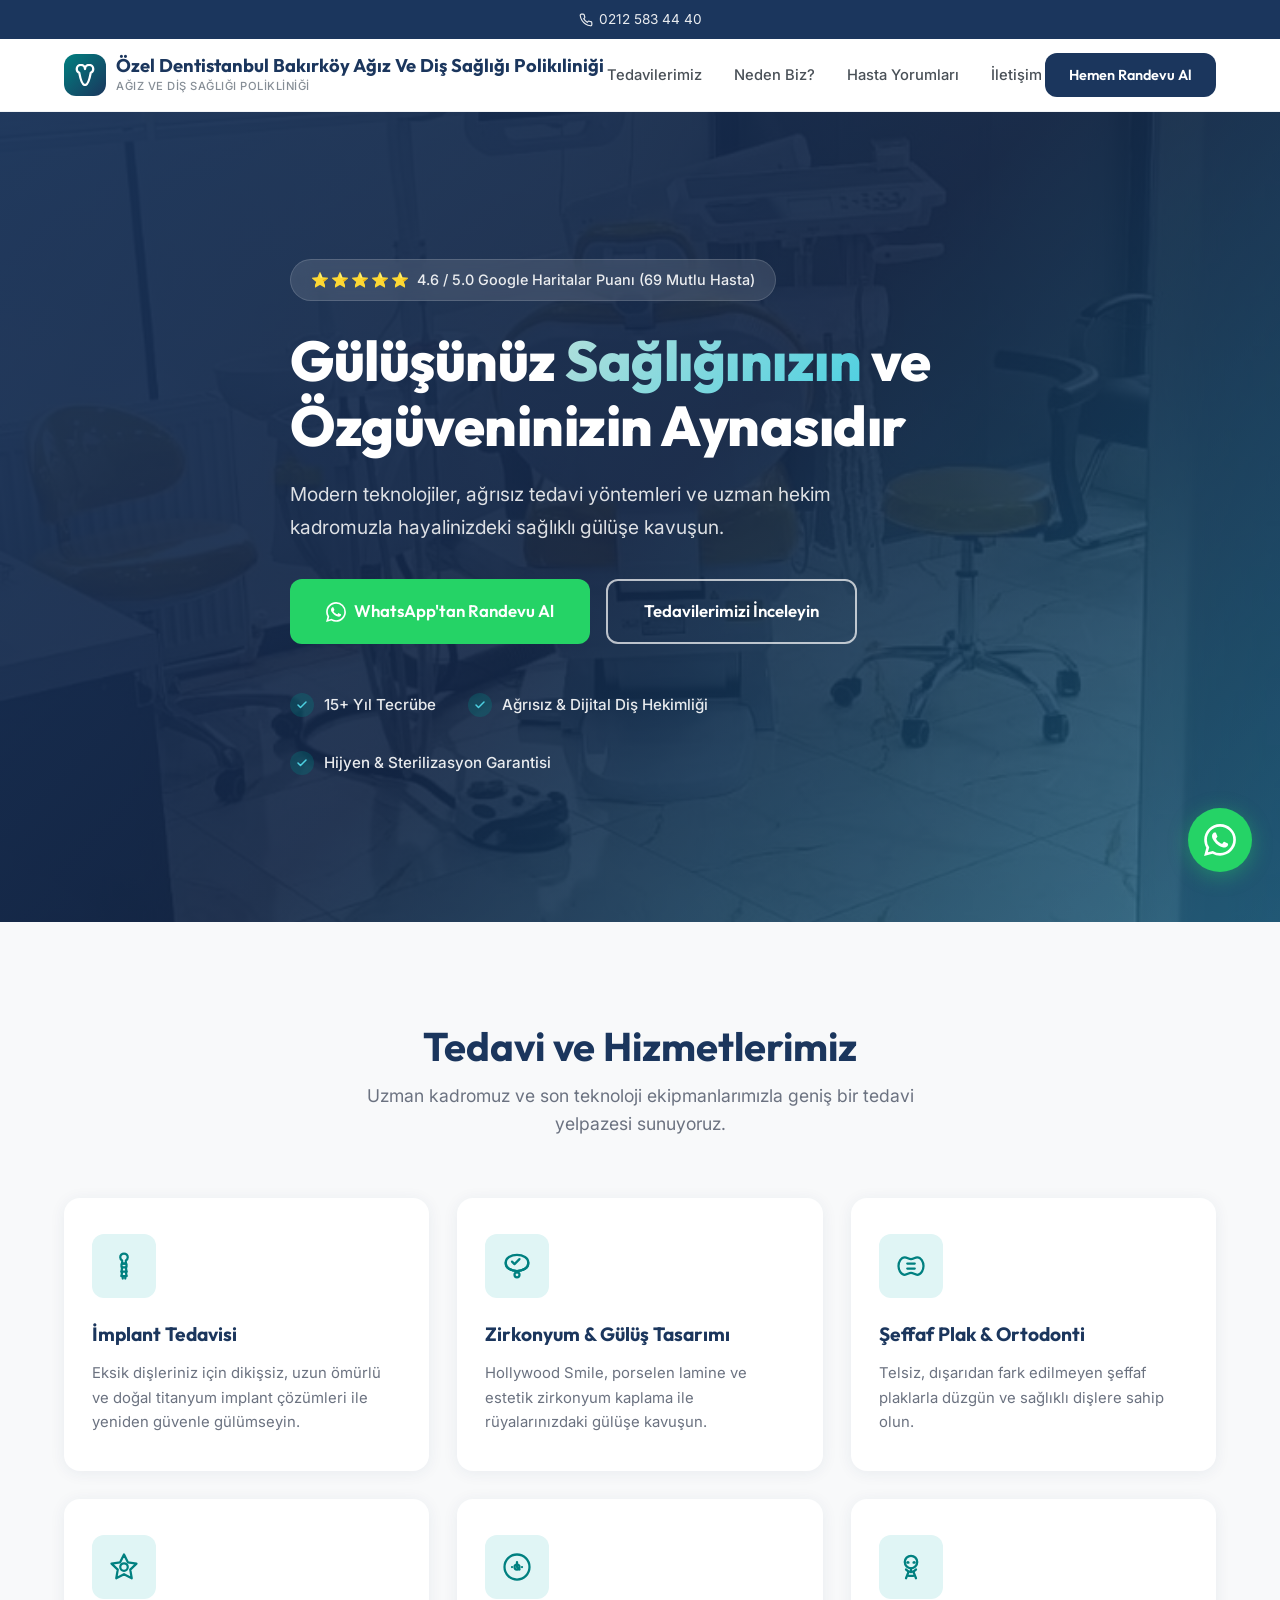
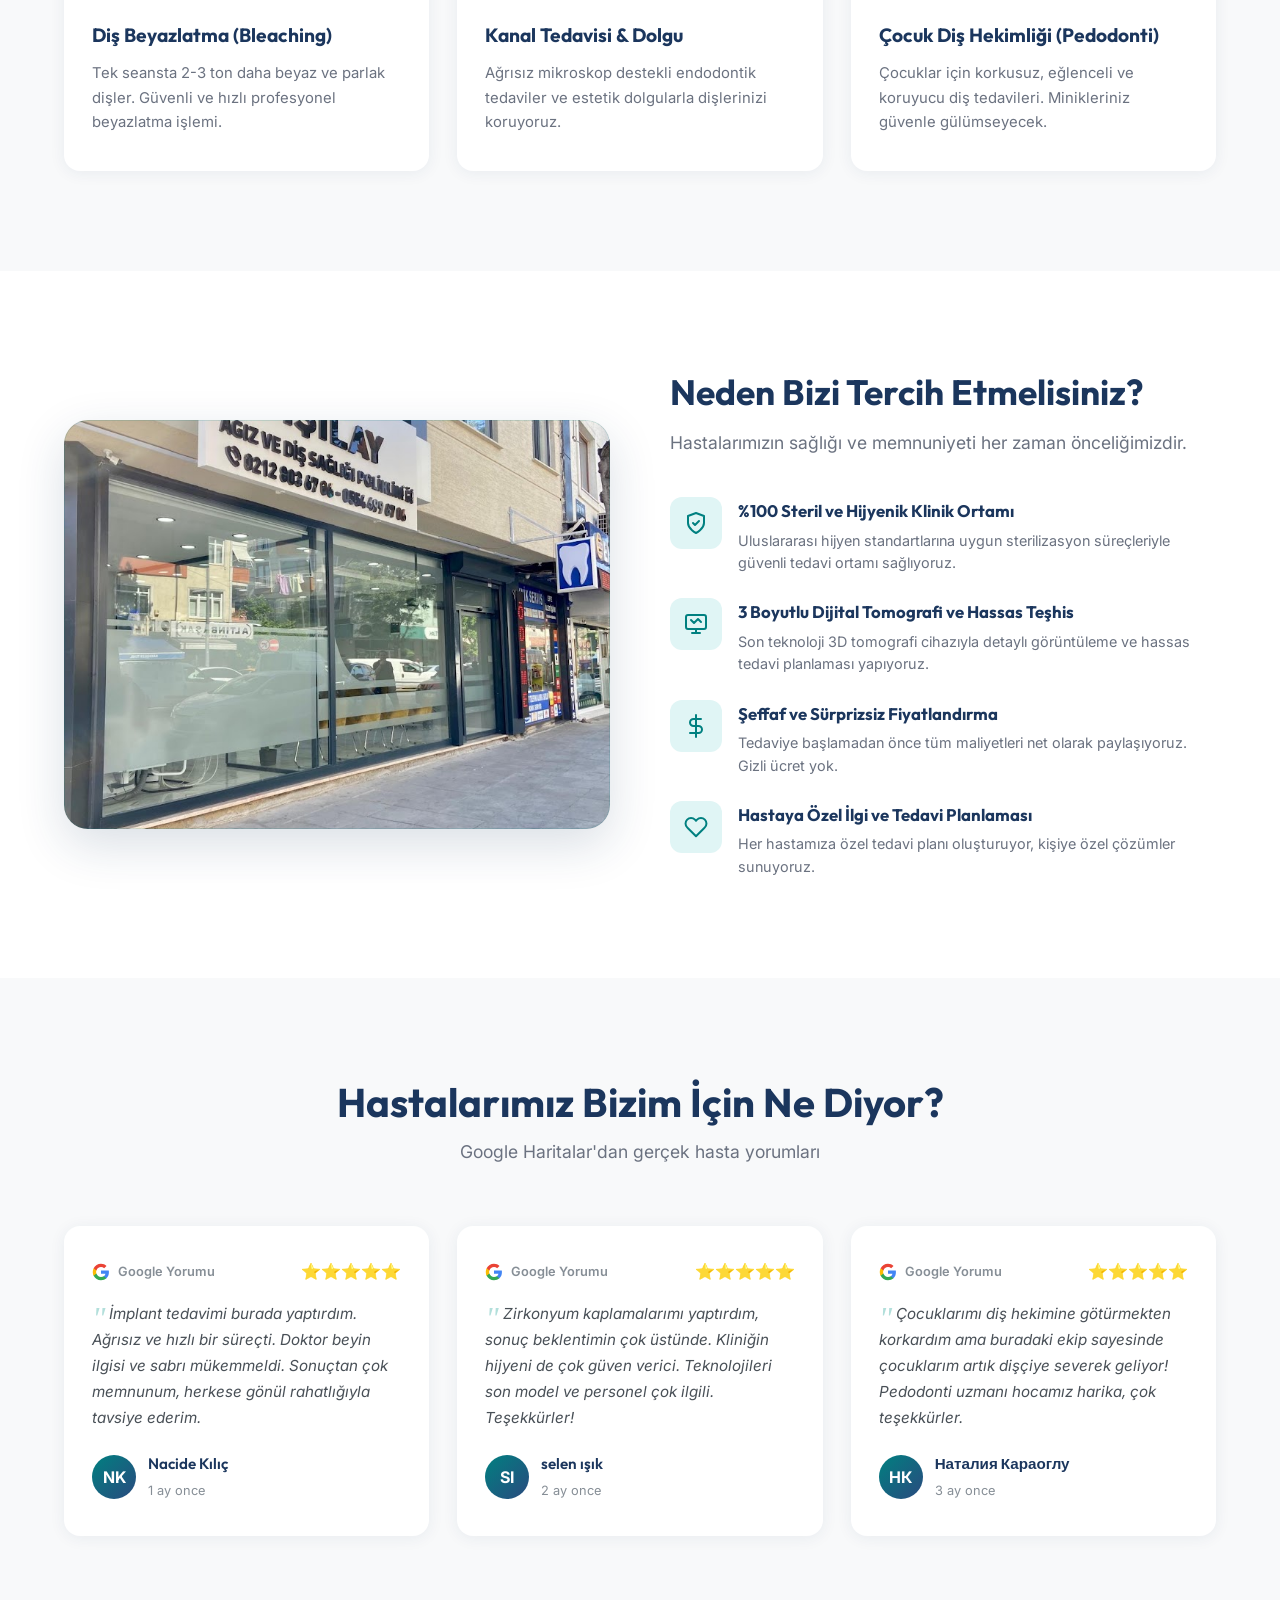
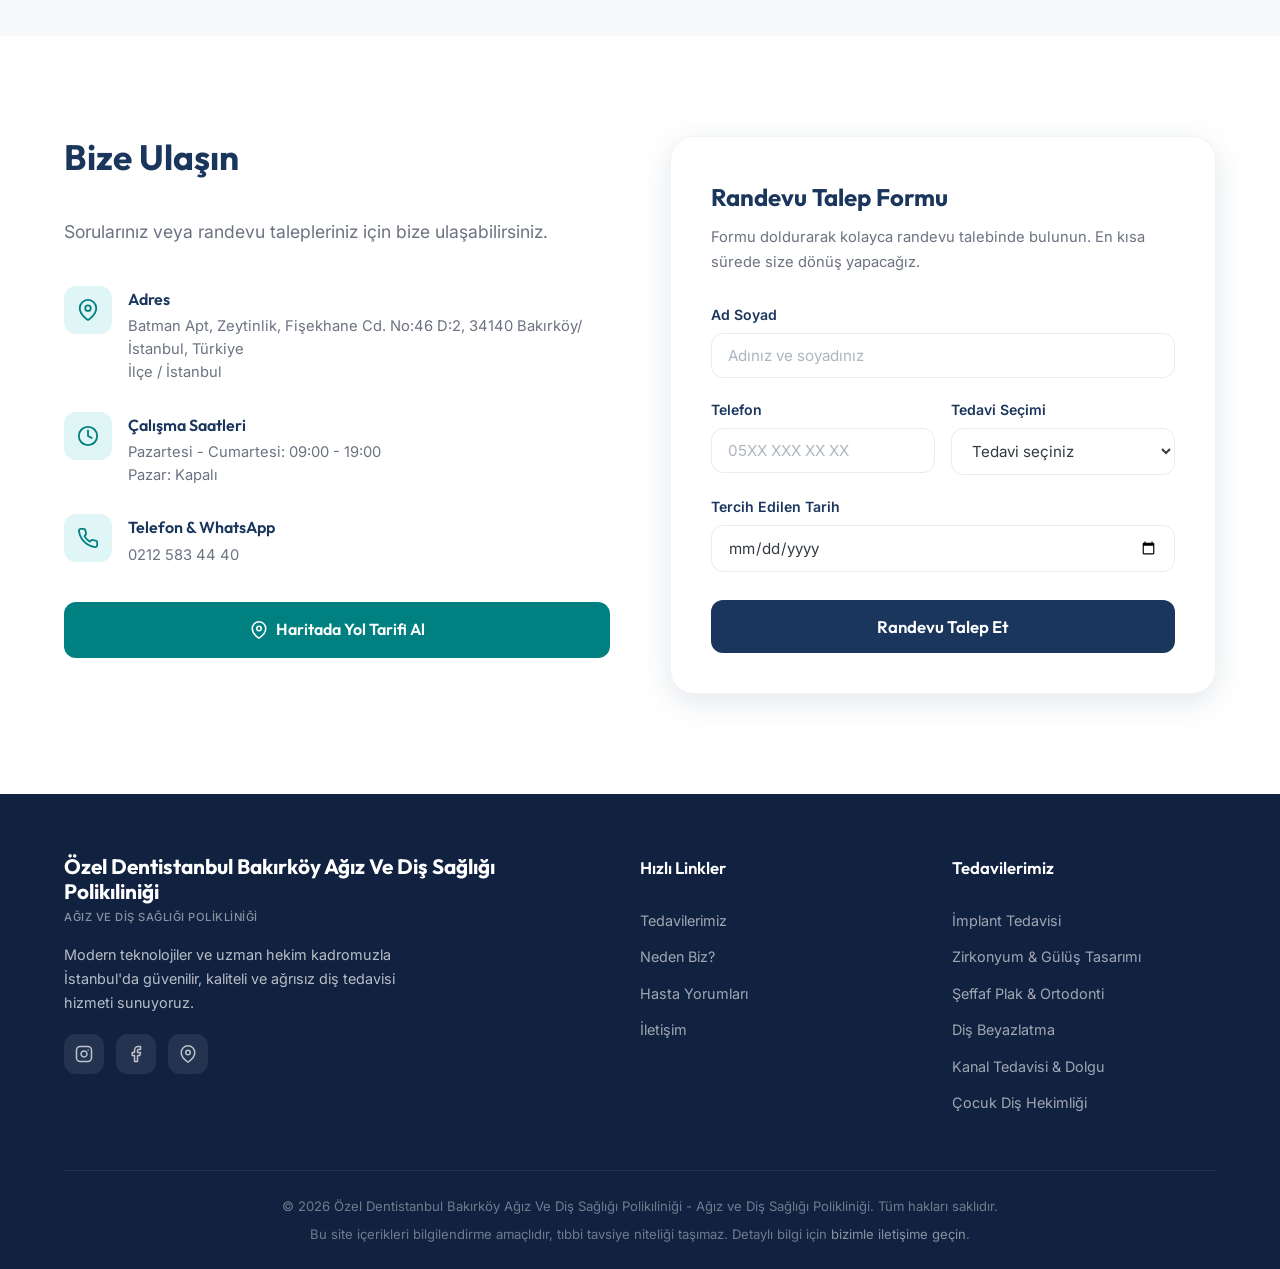
<file: Diş klinikleri website/klinikler/dentistanbul-bakirkoy-polikilinigi/index.html>
<!DOCTYPE html>
<html lang="tr">
<head>
  <meta charset="UTF-8">
  <meta name="viewport" content="width=device-width, initial-scale=1.0">
  <meta name="description" content="İstanbul'un en güvenilir diş kliniği. İmplant, zirkonyum, gülüş tasarımı, ortodonti ve daha fazlası. Ağrısız tedavi, steril ortam ve uzman kadro ile sağlıklı gülüşler.">
  <meta name="keywords" content="diş kliniği, implant, zirkonyum, gülüş tasarımı, diş beyazlatma, ortodonti, İstanbul diş hekimi">
  <meta property="og:title" content="Özel Dentistanbul Bakırköy Ağız Ve Diş Sağlığı Polikıliniği - Ağız ve Diş Sağlığı Polikliniği">
  <meta property="og:description" content="Modern teknolojiler ve uzman hekim kadromuzla hayalinizdeki sağlıklı gülüşe kavuşun.">
  <meta property="og:type" content="website">
  <title>Özel Dentistanbul Bakırköy Ağız Ve Diş Sağlığı Polikıliniği - Ağız ve Diş Sağlığı Polikliniği | İstanbul</title>
  <link rel="stylesheet" href="style.css">
  <link rel="icon" type="image/svg+xml" href="data:image/svg+xml,<svg xmlns='http://www.w3.org/2000/svg' viewBox='0 0 100 100'><text y='.9em' font-size='90'>🦷</text></svg>">
</head>
<body>

  <!-- ============================================================
       TOP BAR — Google Rating & Phone
       ============================================================ -->
  <div class="top-bar" id="top">
    <div class="container">
      <div class="top-bar-content">
        <a href="tel:+902125834440" class="phone-mini">
          <svg viewBox="0 0 24 24" fill="none" stroke="currentColor" stroke-width="2" stroke-linecap="round" stroke-linejoin="round"><path d="M22 16.92v3a2 2 0 0 1-2.18 2 19.79 19.79 0 0 1-8.63-3.07 19.5 19.5 0 0 1-6-6 19.79 19.79 0 0 1-3.07-8.67A2 2 0 0 1 4.11 2h3a2 2 0 0 1 2 1.72c.127.96.361 1.903.7 2.81a2 2 0 0 1-.45 2.11L8.09 9.91a16 16 0 0 0 6 6l1.27-1.27a2 2 0 0 1 2.11-.45c.907.339 1.85.573 2.81.7A2 2 0 0 1 22 16.92z"/></svg>
          0212 583 44 40
        </a>
      </div>
    </div>
  </div>

  <!-- ============================================================
       HEADER & NAVIGATION
       ============================================================ -->
  <header class="header" id="header">
    <div class="container">
      <!-- Logo -->
      <a href="#top" class="logo">
        <div class="logo-icon">
          <svg width="22" height="22" viewBox="0 0 24 24" fill="none" stroke="currentColor" stroke-width="2.5" stroke-linecap="round" stroke-linejoin="round">
            <path d="M12 5.5C12 3.01 9.99 1 7.5 1S3 3.01 3 5.5c0 1.87 1.13 3.47 2.75 4.15C6.58 14.08 8.5 23 12 23s5.42-8.92 6.25-13.35C19.87 8.97 21 7.37 21 5.5 21 3.01 18.99 1 16.5 1S12 3.01 12 5.5z"/>
          </svg>
        </div>
        <div class="logo-text">
          <span class="logo-name">Özel Dentistanbul Bakırköy Ağız Ve Diş Sağlığı Polikıliniği</span>
          <span class="logo-desc">Ağız ve Diş Sağlığı Polikliniği</span>
        </div>
      </a>

      <!-- Desktop Nav -->
      <nav class="nav-links" id="navLinks">
        <a href="#hizmetler">Tedavilerimiz</a>
        <a href="#neden-biz">Neden Biz?</a>
        <a href="#yorumlar">Hasta Yorumları</a>
        <a href="#iletisim">İletişim</a>
      </nav>

      <!-- Desktop CTA -->
      <a href="#iletisim" class="btn btn-primary header-cta">Hemen Randevu Al</a>

      <!-- Mobile Menu Button -->
      <button class="mobile-menu-btn" id="mobileMenuBtn" aria-label="Menüyü aç">
        <span></span>
        <span></span>
        <span></span>
      </button>
    </div>
  </header>

  <!-- Mobile Nav Sidebar -->
  <div class="mobile-overlay" id="mobileOverlay"></div>
  <nav class="mobile-nav" id="mobileNav">
    <a href="#hizmetler">Tedavilerimiz</a>
    <a href="#neden-biz">Neden Biz?</a>
    <a href="#yorumlar">Hasta Yorumları</a>
    <a href="#iletisim">İletişim</a>
    <a href="#iletisim" class="btn btn-primary">Hemen Randevu Al</a>
  </nav>

  <!-- ============================================================
       HERO SECTION
       ============================================================ -->
  <section class="hero" id="hero">
    <div class="hero-bg">
      <img src="assets/custom-hero.jpg" alt="Modern diş kliniği" loading="eager">
    </div>
    <div class="container">
      <div class="hero-content">
        <!-- Google Rating Badge -->
        <div class="hero-badge">
          <div class="stars">
            <span>⭐</span><span>⭐</span><span>⭐</span><span>⭐</span><span>⭐</span>
          </div>
          <span class="badge-text">4.6 / 5.0 Google Haritalar Puanı (69 Mutlu Hasta)</span>
        </div>

        <h1>
          Gülüşünüz <span class="highlight">Sağlığınızın</span> ve Özgüveninizin Aynasıdır
        </h1>

        <p class="hero-subtitle">
          Modern teknolojiler, ağrısız tedavi yöntemleri ve uzman hekim kadromuzla hayalinizdeki sağlıklı gülüşe kavuşun.
        </p>

        <div class="hero-buttons">
          <a href="https://wa.me/902125834440?text=Merhaba,%20web%20sitenizden%20ulaşıyorum,%20randevu%20almak%20istiyorum." class="btn btn-whatsapp" target="_blank" rel="noopener">
            <svg width="20" height="20" viewBox="0 0 24 24" fill="currentColor"><path d="M17.472 14.382c-.297-.149-1.758-.867-2.03-.967-.273-.099-.471-.148-.67.15-.197.297-.767.966-.94 1.164-.173.199-.347.223-.644.075-.297-.15-1.255-.463-2.39-1.475-.883-.788-1.48-1.761-1.653-2.059-.173-.297-.018-.458.13-.606.134-.133.298-.347.446-.52.149-.174.198-.298.298-.497.099-.198.05-.371-.025-.52-.075-.149-.669-1.612-.916-2.207-.242-.579-.487-.5-.669-.51-.173-.008-.371-.01-.57-.01-.198 0-.52.074-.792.372-.272.297-1.04 1.016-1.04 2.479 0 1.462 1.065 2.875 1.213 3.074.149.198 2.096 3.2 5.077 4.487.709.306 1.262.489 1.694.625.712.227 1.36.195 1.871.118.571-.085 1.758-.719 2.006-1.413.248-.694.248-1.289.173-1.413-.074-.124-.272-.198-.57-.347m-5.421 7.403h-.004a9.87 9.87 0 01-5.031-1.378l-.361-.214-3.741.982.998-3.648-.235-.374a9.86 9.86 0 01-1.51-5.26c.001-5.45 4.436-9.884 9.888-9.884 2.64 0 5.122 1.03 6.988 2.898a9.825 9.825 0 012.893 6.994c-.003 5.45-4.437 9.884-9.885 9.884m8.413-18.297A11.815 11.815 0 0012.05 0C5.495 0 .16 5.335.157 11.892c0 2.096.547 4.142 1.588 5.945L.057 24l6.305-1.654a11.882 11.882 0 005.683 1.448h.005c6.554 0 11.89-5.335 11.893-11.893a11.821 11.821 0 00-3.48-8.413z"/></svg>
            WhatsApp'tan Randevu Al
          </a>
          <a href="#hizmetler" class="btn btn-outline">
            Tedavilerimizi İnceleyin
          </a>
        </div>

        <div class="hero-highlights">
          <div class="hero-highlight-item">
            <div class="check-icon">
              <svg width="12" height="12" viewBox="0 0 24 24" fill="none" stroke="currentColor" stroke-width="3" stroke-linecap="round" stroke-linejoin="round"><polyline points="20 6 9 17 4 12"/></svg>
            </div>
            <span>15+ Yıl Tecrübe</span>
          </div>
          <div class="hero-highlight-item">
            <div class="check-icon">
              <svg width="12" height="12" viewBox="0 0 24 24" fill="none" stroke="currentColor" stroke-width="3" stroke-linecap="round" stroke-linejoin="round"><polyline points="20 6 9 17 4 12"/></svg>
            </div>
            <span>Ağrısız & Dijital Diş Hekimliği</span>
          </div>
          <div class="hero-highlight-item">
            <div class="check-icon">
              <svg width="12" height="12" viewBox="0 0 24 24" fill="none" stroke="currentColor" stroke-width="3" stroke-linecap="round" stroke-linejoin="round"><polyline points="20 6 9 17 4 12"/></svg>
            </div>
            <span>Hijyen & Sterilizasyon Garantisi</span>
          </div>
        </div>
      </div>
    </div>
  </section>

  <!-- ============================================================
       HİZMETLERİMİZ / TREATMENTS
       ============================================================ -->
  <section class="services section-padding" id="hizmetler">
    <div class="container">
      <h2 class="section-title animate-on-scroll">Tedavi ve Hizmetlerimiz</h2>
      <p class="section-subtitle animate-on-scroll">
        Uzman kadromuz ve son teknoloji ekipmanlarımızla geniş bir tedavi yelpazesi sunuyoruz.
      </p>

      <div class="services-grid">
        <!-- Card 1 — İmplant -->
        <div class="service-card animate-on-scroll animate-delay-1" id="service-implant">
          <div class="service-icon">
            <svg viewBox="0 0 24 24" fill="none" stroke="currentColor" stroke-width="1.8" stroke-linecap="round" stroke-linejoin="round">
              <path d="M12 2C10.34 2 9 3.34 9 5c0 1.1.6 2.06 1.5 2.57V10h3V7.57C14.4 7.06 15 6.1 15 5c0-1.66-1.34-3-3-3z"/>
              <rect x="10" y="10" width="4" height="3" rx="0.5"/>
              <path d="M10.5 13L10 16.5"/>
              <path d="M13.5 13L14 16.5"/>
              <path d="M10 16.5h4"/>
              <path d="M10.5 16.5L10 20"/>
              <path d="M13.5 16.5L14 20"/>
              <path d="M10 20h4"/>
              <path d="M11 20v2"/>
              <path d="M13 20v2"/>
            </svg>
          </div>
          <h3>İmplant Tedavisi</h3>
          <p>Eksik dişleriniz için dikişsiz, uzun ömürlü ve doğal titanyum implant çözümleri ile yeniden güvenle gülümseyin.</p>
        </div>

        <!-- Card 2 — Zirkonyum & Gülüş Tasarımı -->
        <div class="service-card animate-on-scroll animate-delay-2" id="service-zirkonyum">
          <div class="service-icon">
            <svg viewBox="0 0 24 24" fill="none" stroke="currentColor" stroke-width="1.8" stroke-linecap="round" stroke-linejoin="round">
              <path d="M12 3c-4.97 0-9 2.69-9 6v1c0 3.31 4.03 6 9 6s9-2.69 9-6V9c0-3.31-4.03-6-9-6z"/>
              <path d="M3 9v1c0 3.31 4.03 6 9 6s9-2.69 9-6V9"/>
              <path d="M8 8.5l2 2 4-4"/>
              <circle cx="12" cy="19" r="2"/>
              <path d="M12 16v1"/>
            </svg>
          </div>
          <h3>Zirkonyum & Gülüş Tasarımı</h3>
          <p>Hollywood Smile, porselen lamine ve estetik zirkonyum kaplama ile rüyalarınızdaki gülüşe kavuşun.</p>
        </div>

        <!-- Card 3 — Şeffaf Plak & Ortodonti -->
        <div class="service-card animate-on-scroll animate-delay-3" id="service-ortodonti">
          <div class="service-icon">
            <svg viewBox="0 0 24 24" fill="none" stroke="currentColor" stroke-width="1.8" stroke-linecap="round" stroke-linejoin="round">
              <path d="M2 12c0-3 2-7 5-7 2 0 3 1.5 5 1.5S15 5 17 5c3 0 5 4 5 7s-2 7-5 7c-2 0-3-1.5-5-1.5S9 19 7 19c-3 0-5-4-5-7z"/>
              <path d="M9 10h6"/>
              <path d="M9 14h6"/>
            </svg>
          </div>
          <h3>Şeffaf Plak & Ortodonti</h3>
          <p>Telsiz, dışarıdan fark edilmeyen şeffaf plaklarla düzgün ve sağlıklı dişlere sahip olun.</p>
        </div>

        <!-- Card 4 — Diş Beyazlatma -->
        <div class="service-card animate-on-scroll animate-delay-4" id="service-beyazlatma">
          <div class="service-icon">
            <svg viewBox="0 0 24 24" fill="none" stroke="currentColor" stroke-width="1.8" stroke-linecap="round" stroke-linejoin="round">
              <polygon points="12 2 15.09 8.26 22 9.27 17 14.14 18.18 21.02 12 17.77 5.82 21.02 7 14.14 2 9.27 8.91 8.26 12 2"/>
              <circle cx="12" cy="12" r="3"/>
            </svg>
          </div>
          <h3>Diş Beyazlatma (Bleaching)</h3>
          <p>Tek seansta 2-3 ton daha beyaz ve parlak dişler. Güvenli ve hızlı profesyonel beyazlatma işlemi.</p>
        </div>

        <!-- Card 5 — Kanal Tedavisi & Dolgu -->
        <div class="service-card animate-on-scroll animate-delay-5" id="service-kanal">
          <div class="service-icon">
            <svg viewBox="0 0 24 24" fill="none" stroke="currentColor" stroke-width="1.8" stroke-linecap="round" stroke-linejoin="round">
              <circle cx="12" cy="12" r="10"/>
              <path d="M12 8v4l2 2"/>
              <path d="M8 12h0"/>
              <path d="M16 12h0"/>
              <circle cx="12" cy="12" r="2"/>
            </svg>
          </div>
          <h3>Kanal Tedavisi & Dolgu</h3>
          <p>Ağrısız mikroskop destekli endodontik tedaviler ve estetik dolgularla dişlerinizi koruyoruz.</p>
        </div>

        <!-- Card 6 — Çocuk Diş Hekimliği -->
        <div class="service-card animate-on-scroll animate-delay-6" id="service-cocuk">
          <div class="service-icon">
            <svg viewBox="0 0 24 24" fill="none" stroke="currentColor" stroke-width="1.8" stroke-linecap="round" stroke-linejoin="round">
              <circle cx="12" cy="8" r="5"/>
              <path d="M8 14s1.5 2 4 2 4-2 4-2"/>
              <path d="M9 8.5c0-.28.22-.5.5-.5s.5.22.5.5"/>
              <path d="M14 8.5c0-.28.22-.5.5-.5s.5.22.5.5"/>
              <path d="M12 13v3"/>
              <path d="M8 21l2-5"/>
              <path d="M16 21l-2-5"/>
              <path d="M10 19h4"/>
            </svg>
          </div>
          <h3>Çocuk Diş Hekimliği (Pedodonti)</h3>
          <p>Çocuklar için korkusuz, eğlenceli ve koruyucu diş tedavileri. Minikleriniz güvenle gülümseyecek.</p>
        </div>
      </div>
    </div>
  </section>

  <!-- ============================================================
       NEDEN BİZ? / WHY CHOOSE US
       ============================================================ -->
  <section class="why-us section-padding" id="neden-biz">
    <div class="container">
      <!-- Image -->
      <div class="why-us-image animate-on-scroll">
        <img src="assets/custom-interior.jpg" alt="Modern steril diş kliniği iç mekanı" loading="lazy">
      </div>

      <!-- Content -->
      <div class="why-us-content">
        <h2 class="section-title animate-on-scroll">Neden Bizi Tercih Etmelisiniz?</h2>
        <p class="section-subtitle animate-on-scroll">
          Hastalarımızın sağlığı ve memnuniyeti her zaman önceliğimizdir.
        </p>

        <div class="advantage-list">
          <!-- Advantage 1 -->
          <div class="advantage-item animate-on-scroll animate-delay-1">
            <div class="advantage-icon">
              <svg viewBox="0 0 24 24" fill="none" stroke="currentColor" stroke-width="2" stroke-linecap="round" stroke-linejoin="round">
                <path d="M12 22s8-4 8-10V5l-8-3-8 3v7c0 6 8 10 8 10z"/>
                <polyline points="9 12 11 14 15 10"/>
              </svg>
            </div>
            <div class="advantage-text">
              <h4>%100 Steril ve Hijyenik Klinik Ortamı</h4>
              <p>Uluslararası hijyen standartlarına uygun sterilizasyon süreçleriyle güvenli tedavi ortamı sağlıyoruz.</p>
            </div>
          </div>

          <!-- Advantage 2 -->
          <div class="advantage-item animate-on-scroll animate-delay-2">
            <div class="advantage-icon">
              <svg viewBox="0 0 24 24" fill="none" stroke="currentColor" stroke-width="2" stroke-linecap="round" stroke-linejoin="round">
                <rect x="2" y="3" width="20" height="14" rx="2" ry="2"/>
                <path d="M8 21h8"/>
                <path d="M12 17v4"/>
                <path d="M7 8l3 3 4-4 3 3"/>
              </svg>
            </div>
            <div class="advantage-text">
              <h4>3 Boyutlu Dijital Tomografi ve Hassas Teşhis</h4>
              <p>Son teknoloji 3D tomografi cihazıyla detaylı görüntüleme ve hassas tedavi planlaması yapıyoruz.</p>
            </div>
          </div>

          <!-- Advantage 3 -->
          <div class="advantage-item animate-on-scroll animate-delay-3">
            <div class="advantage-icon">
              <svg viewBox="0 0 24 24" fill="none" stroke="currentColor" stroke-width="2" stroke-linecap="round" stroke-linejoin="round">
                <line x1="12" y1="1" x2="12" y2="23"/>
                <path d="M17 5H9.5a3.5 3.5 0 0 0 0 7h5a3.5 3.5 0 0 1 0 7H6"/>
              </svg>
            </div>
            <div class="advantage-text">
              <h4>Şeffaf ve Sürprizsiz Fiyatlandırma</h4>
              <p>Tedaviye başlamadan önce tüm maliyetleri net olarak paylaşıyoruz. Gizli ücret yok.</p>
            </div>
          </div>

          <!-- Advantage 4 -->
          <div class="advantage-item animate-on-scroll animate-delay-4">
            <div class="advantage-icon">
              <svg viewBox="0 0 24 24" fill="none" stroke="currentColor" stroke-width="2" stroke-linecap="round" stroke-linejoin="round">
                <path d="M20.84 4.61a5.5 5.5 0 0 0-7.78 0L12 5.67l-1.06-1.06a5.5 5.5 0 0 0-7.78 7.78l1.06 1.06L12 21.23l7.78-7.78 1.06-1.06a5.5 5.5 0 0 0 0-7.78z"/>
              </svg>
            </div>
            <div class="advantage-text">
              <h4>Hastaya Özel İlgi ve Tedavi Planlaması</h4>
              <p>Her hastamıza özel tedavi planı oluşturuyor, kişiye özel çözümler sunuyoruz.</p>
            </div>
          </div>
        </div>
      </div>
    </div>
  </section>

  <!-- ============================================================
       HASTA YORUMLARI / REVIEWS
       ============================================================ -->
  <section class="reviews section-padding" id="yorumlar">
    <div class="container">
      <h2 class="section-title animate-on-scroll">Hastalarımız Bizim İçin Ne Diyor?</h2>
      <p class="section-subtitle animate-on-scroll">
        Google Haritalar'dan gerçek hasta yorumları
      </p>

      <div class="reviews-grid">
        <!-- Review 1 -->
        <div class="review-card animate-on-scroll animate-delay-1" id="review-1">
          <div class="review-header">
            <div class="review-source">
              <svg viewBox="0 0 24 24" fill="none"><path d="M22.56 12.25c0-.78-.07-1.53-.2-2.25H12v4.26h5.92a5.06 5.06 0 01-2.2 3.32v2.77h3.57c2.08-1.92 3.28-4.74 3.28-8.1z" fill="#4285F4"/><path d="M12 23c2.97 0 5.46-.98 7.28-2.66l-3.57-2.77c-.98.66-2.23 1.06-3.71 1.06-2.86 0-5.29-1.93-6.16-4.53H2.18v2.84C3.99 20.53 7.7 23 12 23z" fill="#34A853"/><path d="M5.84 14.09c-.22-.66-.35-1.36-.35-2.09s.13-1.43.35-2.09V7.07H2.18C1.43 8.55 1 10.22 1 12s.43 3.45 1.18 4.93l2.85-2.22.81-.62z" fill="#FBBC05"/><path d="M12 5.38c1.62 0 3.06.56 4.21 1.64l3.15-3.15C17.45 2.09 14.97 1 12 1 7.7 1 3.99 3.47 2.18 7.07l3.66 2.84c.87-2.6 3.3-4.53 6.16-4.53z" fill="#EA4335"/></svg>
              Google Yorumu
            </div>
            <div class="review-stars">⭐⭐⭐⭐⭐</div>
          </div>
          <p class="review-text">İmplant tedavimi burada yaptırdım. Ağrısız ve hızlı bir süreçti. Doktor beyin ilgisi ve sabrı mükemmeldi. Sonuçtan çok memnunum, herkese gönül rahatlığıyla tavsiye ederim.</p>
          <div class="review-author">
            <div class="review-avatar">NK</div>
            <div class="review-author-info">
              <h5>Nacide Kılıç</h5>
              <span>1 ay once</span>
            </div>
          </div>
        </div>

        <!-- Review 2 -->
        <div class="review-card animate-on-scroll animate-delay-2" id="review-2">
          <div class="review-header">
            <div class="review-source">
              <svg viewBox="0 0 24 24" fill="none"><path d="M22.56 12.25c0-.78-.07-1.53-.2-2.25H12v4.26h5.92a5.06 5.06 0 01-2.2 3.32v2.77h3.57c2.08-1.92 3.28-4.74 3.28-8.1z" fill="#4285F4"/><path d="M12 23c2.97 0 5.46-.98 7.28-2.66l-3.57-2.77c-.98.66-2.23 1.06-3.71 1.06-2.86 0-5.29-1.93-6.16-4.53H2.18v2.84C3.99 20.53 7.7 23 12 23z" fill="#34A853"/><path d="M5.84 14.09c-.22-.66-.35-1.36-.35-2.09s.13-1.43.35-2.09V7.07H2.18C1.43 8.55 1 10.22 1 12s.43 3.45 1.18 4.93l2.85-2.22.81-.62z" fill="#FBBC05"/><path d="M12 5.38c1.62 0 3.06.56 4.21 1.64l3.15-3.15C17.45 2.09 14.97 1 12 1 7.7 1 3.99 3.47 2.18 7.07l3.66 2.84c.87-2.6 3.3-4.53 6.16-4.53z" fill="#EA4335"/></svg>
              Google Yorumu
            </div>
            <div class="review-stars">⭐⭐⭐⭐⭐</div>
          </div>
          <p class="review-text">Zirkonyum kaplamalarımı yaptırdım, sonuç beklentimin çok üstünde. Kliniğin hijyeni de çok güven verici. Teknolojileri son model ve personel çok ilgili. Teşekkürler!</p>
          <div class="review-author">
            <div class="review-avatar">SI</div>
            <div class="review-author-info">
              <h5>selen ışık</h5>
              <span>2 ay once</span>
            </div>
          </div>
        </div>

        <!-- Review 3 -->
        <div class="review-card animate-on-scroll animate-delay-3" id="review-3">
          <div class="review-header">
            <div class="review-source">
              <svg viewBox="0 0 24 24" fill="none"><path d="M22.56 12.25c0-.78-.07-1.53-.2-2.25H12v4.26h5.92a5.06 5.06 0 01-2.2 3.32v2.77h3.57c2.08-1.92 3.28-4.74 3.28-8.1z" fill="#4285F4"/><path d="M12 23c2.97 0 5.46-.98 7.28-2.66l-3.57-2.77c-.98.66-2.23 1.06-3.71 1.06-2.86 0-5.29-1.93-6.16-4.53H2.18v2.84C3.99 20.53 7.7 23 12 23z" fill="#34A853"/><path d="M5.84 14.09c-.22-.66-.35-1.36-.35-2.09s.13-1.43.35-2.09V7.07H2.18C1.43 8.55 1 10.22 1 12s.43 3.45 1.18 4.93l2.85-2.22.81-.62z" fill="#FBBC05"/><path d="M12 5.38c1.62 0 3.06.56 4.21 1.64l3.15-3.15C17.45 2.09 14.97 1 12 1 7.7 1 3.99 3.47 2.18 7.07l3.66 2.84c.87-2.6 3.3-4.53 6.16-4.53z" fill="#EA4335"/></svg>
              Google Yorumu
            </div>
            <div class="review-stars">⭐⭐⭐⭐⭐</div>
          </div>
          <p class="review-text">Çocuklarımı diş hekimine götürmekten korkardım ama buradaki ekip sayesinde çocuklarım artık dişçiye severek geliyor! Pedodonti uzmanı hocamız harika, çok teşekkürler.</p>
          <div class="review-author">
            <div class="review-avatar">НК</div>
            <div class="review-author-info">
              <h5>Наталия Караоглу</h5>
              <span>3 ay once</span>
            </div>
          </div>
        </div>
      </div>
    </div>
  </section>

  <!-- ============================================================
       İLETİŞİM & RANDEVU FORMU / CONTACT
       ============================================================ -->
  <section class="contact section-padding" id="iletisim">
    <div class="container">
      <!-- Contact Info -->
      <div class="contact-info">
        <h2 class="section-title animate-on-scroll">Bize Ulaşın</h2>
        <p class="section-subtitle animate-on-scroll">
          Sorularınız veya randevu talepleriniz için bize ulaşabilirsiniz.
        </p>

        <!-- Address -->
        <div class="contact-item animate-on-scroll animate-delay-1">
          <div class="contact-icon">
            <svg viewBox="0 0 24 24" fill="none" stroke="currentColor" stroke-width="2" stroke-linecap="round" stroke-linejoin="round">
              <path d="M21 10c0 7-9 13-9 13s-9-6-9-13a9 9 0 0 1 18 0z"/>
              <circle cx="12" cy="10" r="3"/>
            </svg>
          </div>
          <div class="contact-item-text">
            <h4>Adres</h4>
            <p>Batman Apt, Zeytinlik, Fişekhane Cd. No:46 D:2, 34140 Bakırköy/İstanbul, Türkiye<br>İlçe / İstanbul</p>
          </div>
        </div>

        <!-- Working Hours -->
        <div class="contact-item animate-on-scroll animate-delay-2">
          <div class="contact-icon">
            <svg viewBox="0 0 24 24" fill="none" stroke="currentColor" stroke-width="2" stroke-linecap="round" stroke-linejoin="round">
              <circle cx="12" cy="12" r="10"/>
              <polyline points="12 6 12 12 16 14"/>
            </svg>
          </div>
          <div class="contact-item-text">
            <h4>Çalışma Saatleri</h4>
            <p>Pazartesi - Cumartesi: 09:00 - 19:00<br>Pazar: Kapalı</p>
          </div>
        </div>

        <!-- Phone -->
        <div class="contact-item animate-on-scroll animate-delay-3">
          <div class="contact-icon">
            <svg viewBox="0 0 24 24" fill="none" stroke="currentColor" stroke-width="2" stroke-linecap="round" stroke-linejoin="round">
              <path d="M22 16.92v3a2 2 0 0 1-2.18 2 19.79 19.79 0 0 1-8.63-3.07 19.5 19.5 0 0 1-6-6 19.79 19.79 0 0 1-3.07-8.67A2 2 0 0 1 4.11 2h3a2 2 0 0 1 2 1.72c.127.96.361 1.903.7 2.81a2 2 0 0 1-.45 2.11L8.09 9.91a16 16 0 0 0 6 6l1.27-1.27a2 2 0 0 1 2.11-.45c.907.339 1.85.573 2.81.7A2 2 0 0 1 22 16.92z"/>
            </svg>
          </div>
          <div class="contact-item-text">
            <h4>Telefon & WhatsApp</h4>
            <p><a href="tel:+902125834440">0212 583 44 40</a></p>
          </div>
        </div>

        <!-- Google Maps button -->
        <a href="https://www.google.com/maps/search/?api=1&query=%C3%96zel%20Dentistanbul%20Bak%C4%B1rk%C3%B6y%20A%C4%9F%C4%B1z%20Ve%20Di%C5%9F%20Sa%C4%9Fl%C4%B1%C4%9F%C4%B1%20Polik%C4%B1lini%C4%9Fi&query_place_id=ChIJcZ_N9q-8yhQRfM61NW0xYIc" target="_blank" rel="noopener" class="btn btn-teal btn-map animate-on-scroll animate-delay-4" id="btn-map">
          <svg width="18" height="18" viewBox="0 0 24 24" fill="none" stroke="currentColor" stroke-width="2" stroke-linecap="round" stroke-linejoin="round">
            <path d="M21 10c0 7-9 13-9 13s-9-6-9-13a9 9 0 0 1 18 0z"/>
            <circle cx="12" cy="10" r="3"/>
          </svg>
          Haritada Yol Tarifi Al
        </a>
      </div>

      <!-- Appointment Form -->
      <div class="contact-form-wrapper animate-on-scroll">
        <h3>Randevu Talep Formu</h3>
        <p>Formu doldurarak kolayca randevu talebinde bulunun. En kısa sürede size dönüş yapacağız.</p>

        <form id="appointmentForm">
          <div class="form-group">
            <label for="fullName">Ad Soyad</label>
            <input type="text" id="fullName" placeholder="Adınız ve soyadınız" required>
          </div>

          <div class="form-row">
            <div class="form-group">
              <label for="phone">Telefon</label>
              <input type="tel" id="phone" placeholder="05XX XXX XX XX" required>
            </div>
            <div class="form-group">
              <label for="treatment">Tedavi Seçimi</label>
              <select id="treatment" required>
                <option value="" disabled selected>Tedavi seçiniz</option>
                <option value="implant">İmplant Tedavisi</option>
                <option value="zirkonyum">Zirkonyum & Gülüş Tasarımı</option>
                <option value="ortodonti">Şeffaf Plak & Ortodonti</option>
                <option value="beyazlatma">Diş Beyazlatma</option>
                <option value="kanal">Kanal Tedavisi & Dolgu</option>
                <option value="cocuk">Çocuk Diş Hekimliği</option>
                <option value="diger">Diğer / Genel Kontrol</option>
              </select>
            </div>
          </div>

          <div class="form-group">
            <label for="date">Tercih Edilen Tarih</label>
            <input type="date" id="date" required>
          </div>

          <button type="submit" class="btn btn-primary form-submit" id="btn-submit">
            Randevu Talep Et
          </button>
        </form>

        <!-- Success message -->
        <div class="form-success" id="formSuccess">
          <div class="success-icon">✓</div>
          <h4>Randevu Talebiniz Alındı!</h4>
          <p>En kısa sürede sizinle iletişime geçeceğiz. Teşekkür ederiz.</p>
        </div>
      </div>
    </div>
  </section>

  <!-- ============================================================
       FOOTER
       ============================================================ -->
  <footer class="footer" id="footer">
    <div class="container">
      <div class="footer-grid">
        <!-- Brand -->
        <div class="footer-brand">
          <div class="logo-name">Özel Dentistanbul Bakırköy Ağız Ve Diş Sağlığı Polikıliniği</div>
          <div class="logo-desc">Ağız ve Diş Sağlığı Polikliniği</div>
          <p>Modern teknolojiler ve uzman hekim kadromuzla İstanbul'da güvenilir, kaliteli ve ağrısız diş tedavisi hizmeti sunuyoruz.</p>
          <div class="footer-social">
            <!-- Instagram -->
            <a href="#" aria-label="Instagram" target="_blank" rel="noopener">
              <svg viewBox="0 0 24 24" fill="none" stroke="currentColor" stroke-width="2" stroke-linecap="round" stroke-linejoin="round">
                <rect x="2" y="2" width="20" height="20" rx="5" ry="5"/>
                <path d="M16 11.37A4 4 0 1 1 12.63 8 4 4 0 0 1 16 11.37z"/>
                <line x1="17.5" y1="6.5" x2="17.51" y2="6.5"/>
              </svg>
            </a>
            <!-- Facebook -->
            <a href="#" aria-label="Facebook" target="_blank" rel="noopener">
              <svg viewBox="0 0 24 24" fill="none" stroke="currentColor" stroke-width="2" stroke-linecap="round" stroke-linejoin="round">
                <path d="M18 2h-3a5 5 0 0 0-5 5v3H7v4h3v8h4v-8h3l1-4h-4V7a1 1 0 0 1 1-1h3z"/>
              </svg>
            </a>
            <!-- Google Maps -->
            <a href="https://www.google.com/maps/search/?api=1&query=%C3%96zel%20Dentistanbul%20Bak%C4%B1rk%C3%B6y%20A%C4%9F%C4%B1z%20Ve%20Di%C5%9F%20Sa%C4%9Fl%C4%B1%C4%9F%C4%B1%20Polik%C4%B1lini%C4%9Fi&query_place_id=ChIJcZ_N9q-8yhQRfM61NW0xYIc" aria-label="Google Maps" target="_blank" rel="noopener">
              <svg viewBox="0 0 24 24" fill="none" stroke="currentColor" stroke-width="2" stroke-linecap="round" stroke-linejoin="round">
                <path d="M21 10c0 7-9 13-9 13s-9-6-9-13a9 9 0 0 1 18 0z"/>
                <circle cx="12" cy="10" r="3"/>
              </svg>
            </a>
          </div>
        </div>

        <!-- Quick Links -->
        <div class="footer-col">
          <h4>Hızlı Linkler</h4>
          <a href="#hizmetler">Tedavilerimiz</a>
          <a href="#neden-biz">Neden Biz?</a>
          <a href="#yorumlar">Hasta Yorumları</a>
          <a href="#iletisim">İletişim</a>
        </div>

        <!-- Treatments -->
        <div class="footer-col">
          <h4>Tedavilerimiz</h4>
          <a href="#service-implant">İmplant Tedavisi</a>
          <a href="#service-zirkonyum">Zirkonyum & Gülüş Tasarımı</a>
          <a href="#service-ortodonti">Şeffaf Plak & Ortodonti</a>
          <a href="#service-beyazlatma">Diş Beyazlatma</a>
          <a href="#service-kanal">Kanal Tedavisi & Dolgu</a>
          <a href="#service-cocuk">Çocuk Diş Hekimliği</a>
        </div>
      </div>

      <div class="footer-bottom">
        <p>© 2026 Özel Dentistanbul Bakırköy Ağız Ve Diş Sağlığı Polikıliniği - Ağız ve Diş Sağlığı Polikliniği. Tüm hakları saklıdır.</p>
        <p style="margin-top: 6px;">Bu site içerikleri bilgilendirme amaçlıdır, tıbbi tavsiye niteliği taşımaz. Detaylı bilgi için <a href="#iletisim">bizimle iletişime geçin</a>.</p>
      </div>
    </div>
  </footer>

  <!-- ============================================================
       FLOATING WHATSAPP BUTTON
       ============================================================ -->
  <div class="whatsapp-float" id="whatsappFloat">
    <div class="tooltip">WhatsApp Randevu Hattı</div>
    <a href="https://wa.me/902125834440?text=Merhaba,%20web%20sitenizden%20ulaşıyorum,%20randevu%20almak%20istiyorum." class="whatsapp-float-btn" target="_blank" rel="noopener" aria-label="WhatsApp ile iletişime geç">
      <svg viewBox="0 0 24 24" fill="currentColor">
        <path d="M17.472 14.382c-.297-.149-1.758-.867-2.03-.967-.273-.099-.471-.148-.67.15-.197.297-.767.966-.94 1.164-.173.199-.347.223-.644.075-.297-.15-1.255-.463-2.39-1.475-.883-.788-1.48-1.761-1.653-2.059-.173-.297-.018-.458.13-.606.134-.133.298-.347.446-.52.149-.174.198-.298.298-.497.099-.198.05-.371-.025-.52-.075-.149-.669-1.612-.916-2.207-.242-.579-.487-.5-.669-.51-.173-.008-.371-.01-.57-.01-.198 0-.52.074-.792.372-.272.297-1.04 1.016-1.04 2.479 0 1.462 1.065 2.875 1.213 3.074.149.198 2.096 3.2 5.077 4.487.709.306 1.262.489 1.694.625.712.227 1.36.195 1.871.118.571-.085 1.758-.719 2.006-1.413.248-.694.248-1.289.173-1.413-.074-.124-.272-.198-.57-.347m-5.421 7.403h-.004a9.87 9.87 0 01-5.031-1.378l-.361-.214-3.741.982.998-3.648-.235-.374a9.86 9.86 0 01-1.51-5.26c.001-5.45 4.436-9.884 9.888-9.884 2.64 0 5.122 1.03 6.988 2.898a9.825 9.825 0 012.893 6.994c-.003 5.45-4.437 9.884-9.885 9.884m8.413-18.297A11.815 11.815 0 0012.05 0C5.495 0 .16 5.335.157 11.892c0 2.096.547 4.142 1.588 5.945L.057 24l6.305-1.654a11.882 11.882 0 005.683 1.448h.005c6.554 0 11.89-5.335 11.893-11.893a11.821 11.821 0 00-3.48-8.413z"/>
      </svg>
    </a>
  </div>

  <!-- Scripts -->
  <script src="script.js"></script>
</body>
</html>
</file>
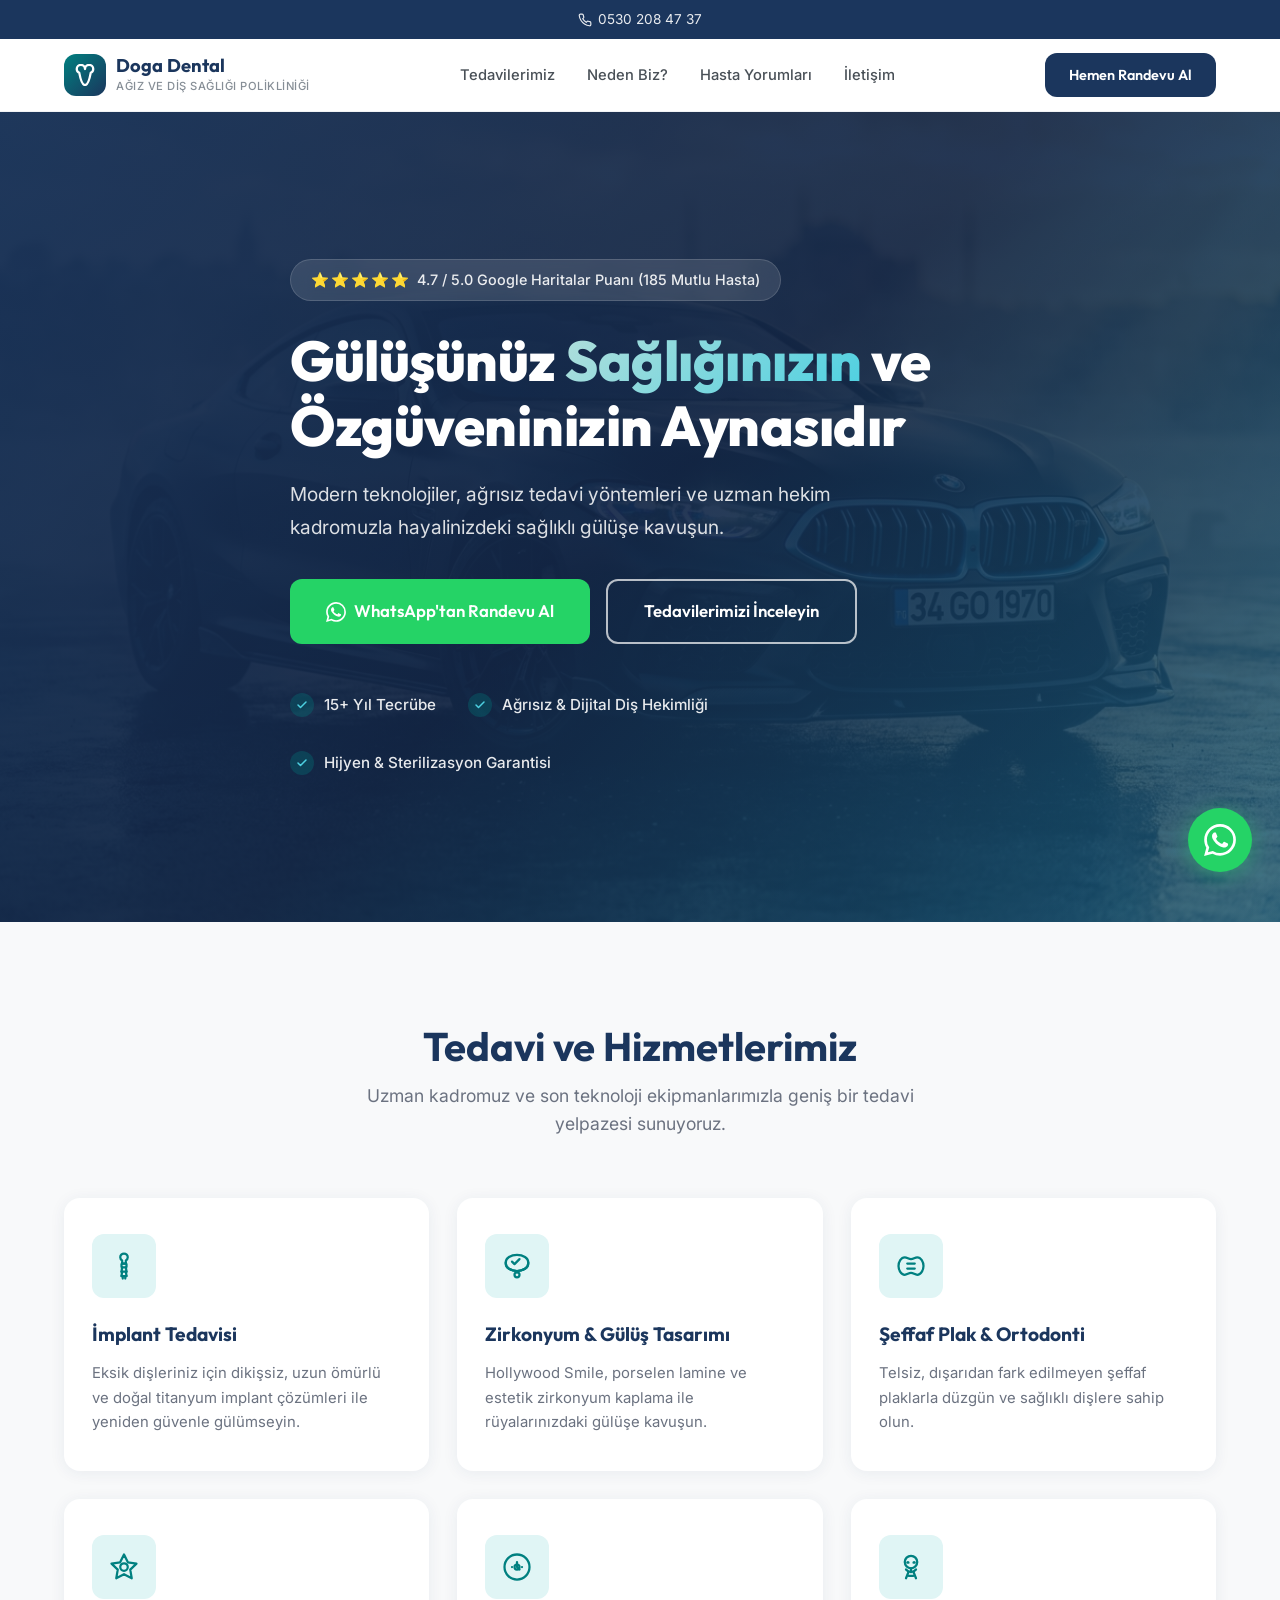
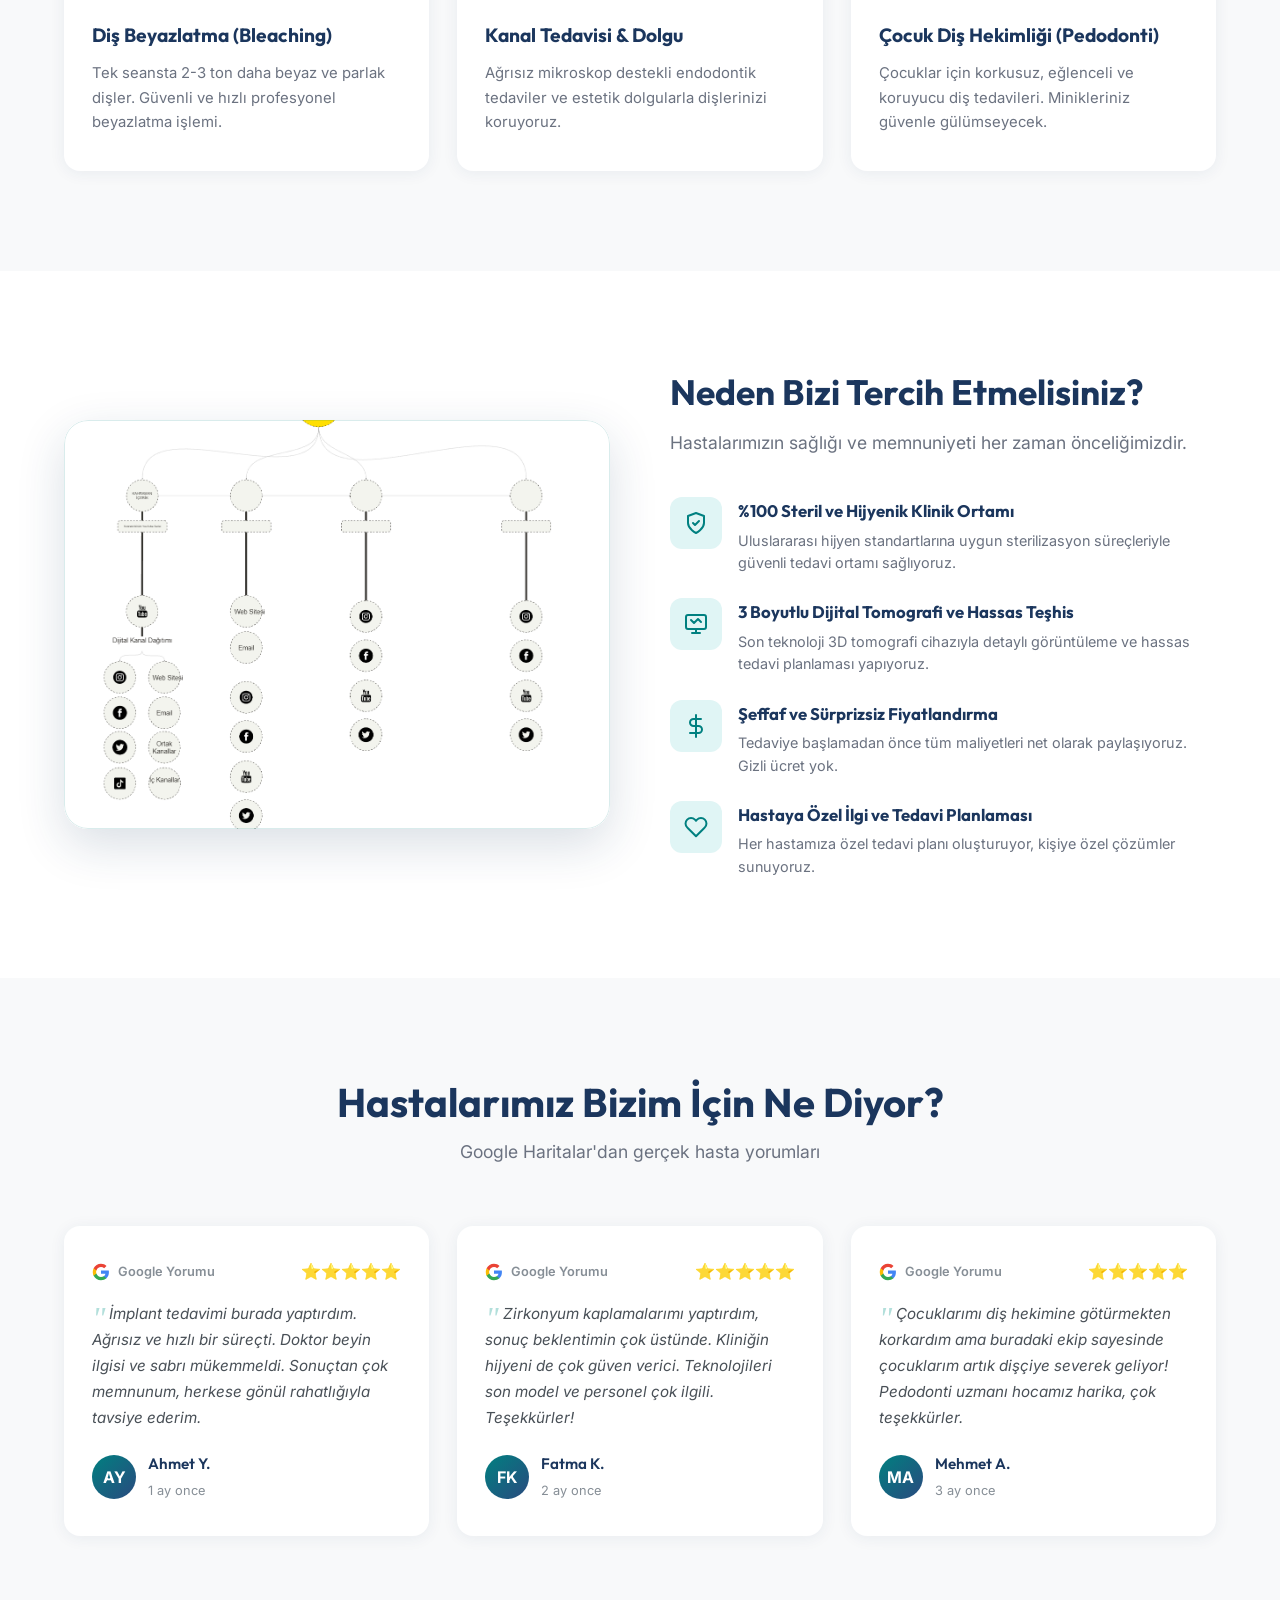
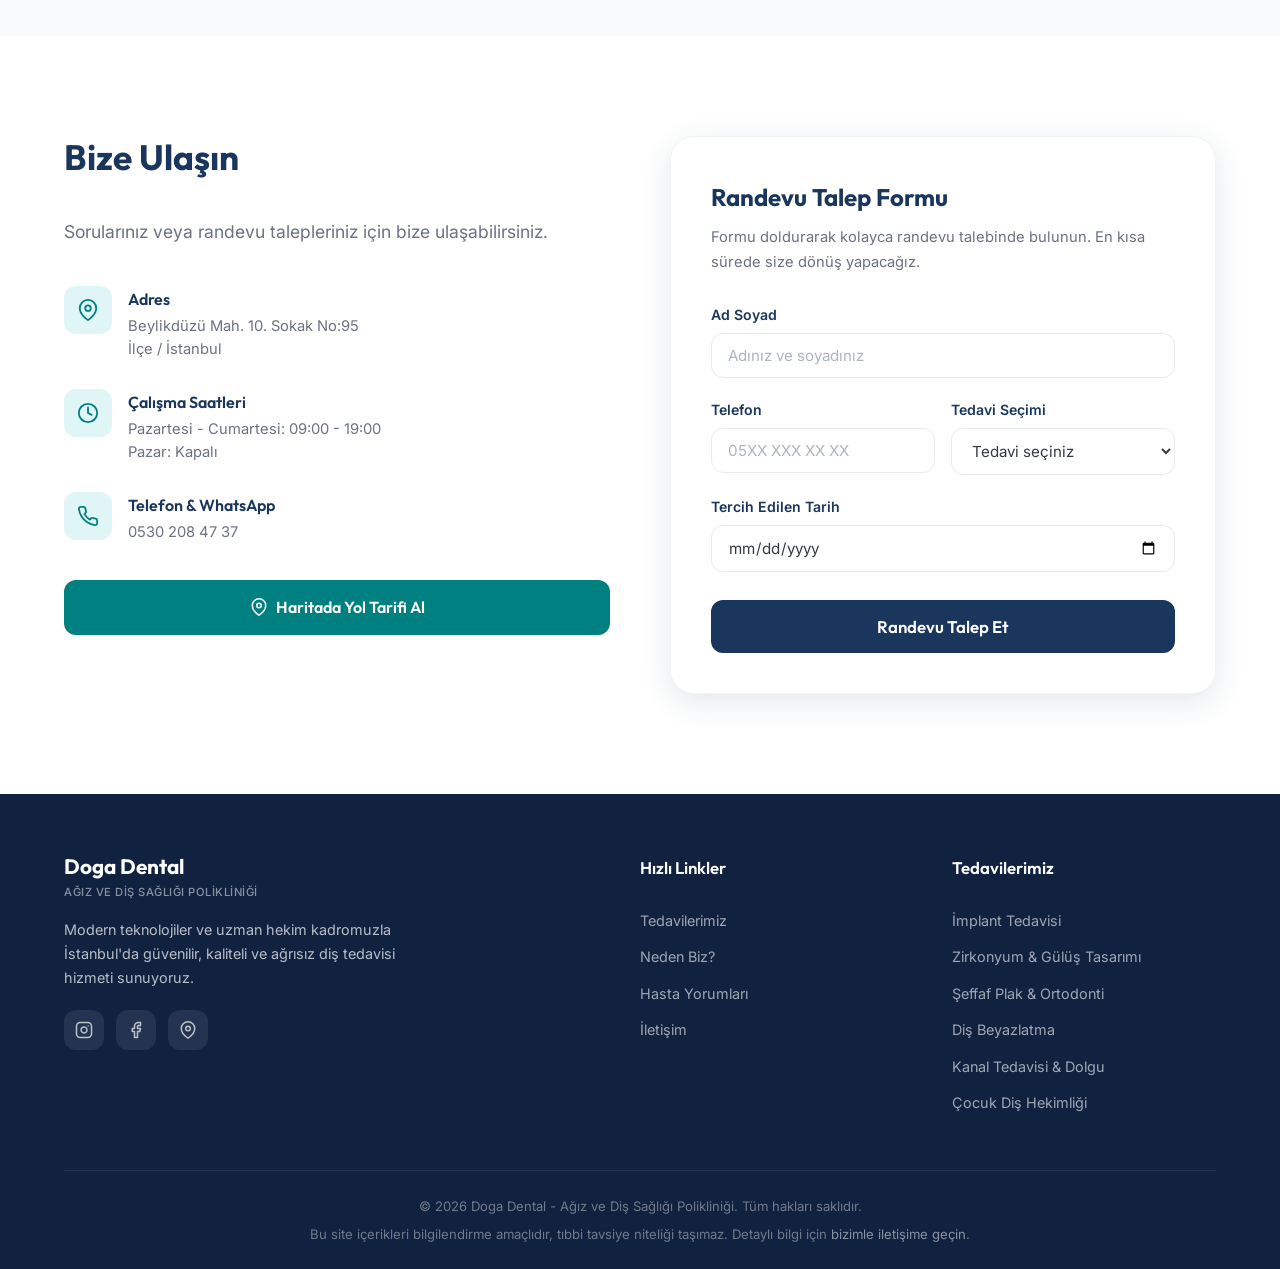
<file: Diş klinikleri website/klinikler/doga/index.html>
<!DOCTYPE html>
<html lang="tr">
<head>
  <meta charset="UTF-8">
  <meta name="viewport" content="width=device-width, initial-scale=1.0">
  <meta name="description" content="İstanbul'un en güvenilir diş kliniği. İmplant, zirkonyum, gülüş tasarımı, ortodonti ve daha fazlası. Ağrısız tedavi, steril ortam ve uzman kadro ile sağlıklı gülüşler.">
  <meta name="keywords" content="diş kliniği, implant, zirkonyum, gülüş tasarımı, diş beyazlatma, ortodonti, İstanbul diş hekimi">
  <meta property="og:title" content="Doga Dental - Ağız ve Diş Sağlığı Polikliniği">
  <meta property="og:description" content="Modern teknolojiler ve uzman hekim kadromuzla hayalinizdeki sağlıklı gülüşe kavuşun.">
  <meta property="og:type" content="website">
  <title>Doga Dental - Ağız ve Diş Sağlığı Polikliniği | İstanbul</title>
  <link rel="stylesheet" href="style.css">
  <link rel="icon" type="image/svg+xml" href="data:image/svg+xml,<svg xmlns='http://www.w3.org/2000/svg' viewBox='0 0 100 100'><text y='.9em' font-size='90'>🦷</text></svg>">
</head>
<body>

  <!-- ============================================================
       TOP BAR — Google Rating & Phone
       ============================================================ -->
  <div class="top-bar" id="top">
    <div class="container">
      <div class="top-bar-content">
        <a href="tel:+905302084737" class="phone-mini">
          <svg viewBox="0 0 24 24" fill="none" stroke="currentColor" stroke-width="2" stroke-linecap="round" stroke-linejoin="round"><path d="M22 16.92v3a2 2 0 0 1-2.18 2 19.79 19.79 0 0 1-8.63-3.07 19.5 19.5 0 0 1-6-6 19.79 19.79 0 0 1-3.07-8.67A2 2 0 0 1 4.11 2h3a2 2 0 0 1 2 1.72c.127.96.361 1.903.7 2.81a2 2 0 0 1-.45 2.11L8.09 9.91a16 16 0 0 0 6 6l1.27-1.27a2 2 0 0 1 2.11-.45c.907.339 1.85.573 2.81.7A2 2 0 0 1 22 16.92z"/></svg>
          0530 208 47 37
        </a>
      </div>
    </div>
  </div>

  <!-- ============================================================
       HEADER & NAVIGATION
       ============================================================ -->
  <header class="header" id="header">
    <div class="container">
      <!-- Logo -->
      <a href="#top" class="logo">
        <div class="logo-icon">
          <svg width="22" height="22" viewBox="0 0 24 24" fill="none" stroke="currentColor" stroke-width="2.5" stroke-linecap="round" stroke-linejoin="round">
            <path d="M12 5.5C12 3.01 9.99 1 7.5 1S3 3.01 3 5.5c0 1.87 1.13 3.47 2.75 4.15C6.58 14.08 8.5 23 12 23s5.42-8.92 6.25-13.35C19.87 8.97 21 7.37 21 5.5 21 3.01 18.99 1 16.5 1S12 3.01 12 5.5z"/>
          </svg>
        </div>
        <div class="logo-text">
          <span class="logo-name">Doga Dental</span>
          <span class="logo-desc">Ağız ve Diş Sağlığı Polikliniği</span>
        </div>
      </a>

      <!-- Desktop Nav -->
      <nav class="nav-links" id="navLinks">
        <a href="#hizmetler">Tedavilerimiz</a>
        <a href="#neden-biz">Neden Biz?</a>
        <a href="#yorumlar">Hasta Yorumları</a>
        <a href="#iletisim">İletişim</a>
      </nav>

      <!-- Desktop CTA -->
      <a href="#iletisim" class="btn btn-primary header-cta">Hemen Randevu Al</a>

      <!-- Mobile Menu Button -->
      <button class="mobile-menu-btn" id="mobileMenuBtn" aria-label="Menüyü aç">
        <span></span>
        <span></span>
        <span></span>
      </button>
    </div>
  </header>

  <!-- Mobile Nav Sidebar -->
  <div class="mobile-overlay" id="mobileOverlay"></div>
  <nav class="mobile-nav" id="mobileNav">
    <a href="#hizmetler">Tedavilerimiz</a>
    <a href="#neden-biz">Neden Biz?</a>
    <a href="#yorumlar">Hasta Yorumları</a>
    <a href="#iletisim">İletişim</a>
    <a href="#iletisim" class="btn btn-primary">Hemen Randevu Al</a>
  </nav>

  <!-- ============================================================
       HERO SECTION
       ============================================================ -->
  <section class="hero" id="hero">
    <div class="hero-bg">
      <img src="assets/custom-hero.png" alt="Modern diş kliniği" loading="eager">
    </div>
    <div class="container">
      <div class="hero-content">
        <!-- Google Rating Badge -->
        <div class="hero-badge">
          <div class="stars">
            <span>⭐</span><span>⭐</span><span>⭐</span><span>⭐</span><span>⭐</span>
          </div>
          <span class="badge-text">4.7 / 5.0 Google Haritalar Puanı (185 Mutlu Hasta)</span>
        </div>

        <h1>
          Gülüşünüz <span class="highlight">Sağlığınızın</span> ve Özgüveninizin Aynasıdır
        </h1>

        <p class="hero-subtitle">
          Modern teknolojiler, ağrısız tedavi yöntemleri ve uzman hekim kadromuzla hayalinizdeki sağlıklı gülüşe kavuşun.
        </p>

        <div class="hero-buttons">
          <a href="https://wa.me/905302084737?text=Merhaba,%20web%20sitenizden%20ulaşıyorum,%20randevu%20almak%20istiyorum." class="btn btn-whatsapp" target="_blank" rel="noopener">
            <svg width="20" height="20" viewBox="0 0 24 24" fill="currentColor"><path d="M17.472 14.382c-.297-.149-1.758-.867-2.03-.967-.273-.099-.471-.148-.67.15-.197.297-.767.966-.94 1.164-.173.199-.347.223-.644.075-.297-.15-1.255-.463-2.39-1.475-.883-.788-1.48-1.761-1.653-2.059-.173-.297-.018-.458.13-.606.134-.133.298-.347.446-.52.149-.174.198-.298.298-.497.099-.198.05-.371-.025-.52-.075-.149-.669-1.612-.916-2.207-.242-.579-.487-.5-.669-.51-.173-.008-.371-.01-.57-.01-.198 0-.52.074-.792.372-.272.297-1.04 1.016-1.04 2.479 0 1.462 1.065 2.875 1.213 3.074.149.198 2.096 3.2 5.077 4.487.709.306 1.262.489 1.694.625.712.227 1.36.195 1.871.118.571-.085 1.758-.719 2.006-1.413.248-.694.248-1.289.173-1.413-.074-.124-.272-.198-.57-.347m-5.421 7.403h-.004a9.87 9.87 0 01-5.031-1.378l-.361-.214-3.741.982.998-3.648-.235-.374a9.86 9.86 0 01-1.51-5.26c.001-5.45 4.436-9.884 9.888-9.884 2.64 0 5.122 1.03 6.988 2.898a9.825 9.825 0 012.893 6.994c-.003 5.45-4.437 9.884-9.885 9.884m8.413-18.297A11.815 11.815 0 0012.05 0C5.495 0 .16 5.335.157 11.892c0 2.096.547 4.142 1.588 5.945L.057 24l6.305-1.654a11.882 11.882 0 005.683 1.448h.005c6.554 0 11.89-5.335 11.893-11.893a11.821 11.821 0 00-3.48-8.413z"/></svg>
            WhatsApp'tan Randevu Al
          </a>
          <a href="#hizmetler" class="btn btn-outline">
            Tedavilerimizi İnceleyin
          </a>
        </div>

        <div class="hero-highlights">
          <div class="hero-highlight-item">
            <div class="check-icon">
              <svg width="12" height="12" viewBox="0 0 24 24" fill="none" stroke="currentColor" stroke-width="3" stroke-linecap="round" stroke-linejoin="round"><polyline points="20 6 9 17 4 12"/></svg>
            </div>
            <span>15+ Yıl Tecrübe</span>
          </div>
          <div class="hero-highlight-item">
            <div class="check-icon">
              <svg width="12" height="12" viewBox="0 0 24 24" fill="none" stroke="currentColor" stroke-width="3" stroke-linecap="round" stroke-linejoin="round"><polyline points="20 6 9 17 4 12"/></svg>
            </div>
            <span>Ağrısız & Dijital Diş Hekimliği</span>
          </div>
          <div class="hero-highlight-item">
            <div class="check-icon">
              <svg width="12" height="12" viewBox="0 0 24 24" fill="none" stroke="currentColor" stroke-width="3" stroke-linecap="round" stroke-linejoin="round"><polyline points="20 6 9 17 4 12"/></svg>
            </div>
            <span>Hijyen & Sterilizasyon Garantisi</span>
          </div>
        </div>
      </div>
    </div>
  </section>

  <!-- ============================================================
       HİZMETLERİMİZ / TREATMENTS
       ============================================================ -->
  <section class="services section-padding" id="hizmetler">
    <div class="container">
      <h2 class="section-title animate-on-scroll">Tedavi ve Hizmetlerimiz</h2>
      <p class="section-subtitle animate-on-scroll">
        Uzman kadromuz ve son teknoloji ekipmanlarımızla geniş bir tedavi yelpazesi sunuyoruz.
      </p>

      <div class="services-grid">
        <!-- Card 1 — İmplant -->
        <div class="service-card animate-on-scroll animate-delay-1" id="service-implant">
          <div class="service-icon">
            <svg viewBox="0 0 24 24" fill="none" stroke="currentColor" stroke-width="1.8" stroke-linecap="round" stroke-linejoin="round">
              <path d="M12 2C10.34 2 9 3.34 9 5c0 1.1.6 2.06 1.5 2.57V10h3V7.57C14.4 7.06 15 6.1 15 5c0-1.66-1.34-3-3-3z"/>
              <rect x="10" y="10" width="4" height="3" rx="0.5"/>
              <path d="M10.5 13L10 16.5"/>
              <path d="M13.5 13L14 16.5"/>
              <path d="M10 16.5h4"/>
              <path d="M10.5 16.5L10 20"/>
              <path d="M13.5 16.5L14 20"/>
              <path d="M10 20h4"/>
              <path d="M11 20v2"/>
              <path d="M13 20v2"/>
            </svg>
          </div>
          <h3>İmplant Tedavisi</h3>
          <p>Eksik dişleriniz için dikişsiz, uzun ömürlü ve doğal titanyum implant çözümleri ile yeniden güvenle gülümseyin.</p>
        </div>

        <!-- Card 2 — Zirkonyum & Gülüş Tasarımı -->
        <div class="service-card animate-on-scroll animate-delay-2" id="service-zirkonyum">
          <div class="service-icon">
            <svg viewBox="0 0 24 24" fill="none" stroke="currentColor" stroke-width="1.8" stroke-linecap="round" stroke-linejoin="round">
              <path d="M12 3c-4.97 0-9 2.69-9 6v1c0 3.31 4.03 6 9 6s9-2.69 9-6V9c0-3.31-4.03-6-9-6z"/>
              <path d="M3 9v1c0 3.31 4.03 6 9 6s9-2.69 9-6V9"/>
              <path d="M8 8.5l2 2 4-4"/>
              <circle cx="12" cy="19" r="2"/>
              <path d="M12 16v1"/>
            </svg>
          </div>
          <h3>Zirkonyum & Gülüş Tasarımı</h3>
          <p>Hollywood Smile, porselen lamine ve estetik zirkonyum kaplama ile rüyalarınızdaki gülüşe kavuşun.</p>
        </div>

        <!-- Card 3 — Şeffaf Plak & Ortodonti -->
        <div class="service-card animate-on-scroll animate-delay-3" id="service-ortodonti">
          <div class="service-icon">
            <svg viewBox="0 0 24 24" fill="none" stroke="currentColor" stroke-width="1.8" stroke-linecap="round" stroke-linejoin="round">
              <path d="M2 12c0-3 2-7 5-7 2 0 3 1.5 5 1.5S15 5 17 5c3 0 5 4 5 7s-2 7-5 7c-2 0-3-1.5-5-1.5S9 19 7 19c-3 0-5-4-5-7z"/>
              <path d="M9 10h6"/>
              <path d="M9 14h6"/>
            </svg>
          </div>
          <h3>Şeffaf Plak & Ortodonti</h3>
          <p>Telsiz, dışarıdan fark edilmeyen şeffaf plaklarla düzgün ve sağlıklı dişlere sahip olun.</p>
        </div>

        <!-- Card 4 — Diş Beyazlatma -->
        <div class="service-card animate-on-scroll animate-delay-4" id="service-beyazlatma">
          <div class="service-icon">
            <svg viewBox="0 0 24 24" fill="none" stroke="currentColor" stroke-width="1.8" stroke-linecap="round" stroke-linejoin="round">
              <polygon points="12 2 15.09 8.26 22 9.27 17 14.14 18.18 21.02 12 17.77 5.82 21.02 7 14.14 2 9.27 8.91 8.26 12 2"/>
              <circle cx="12" cy="12" r="3"/>
            </svg>
          </div>
          <h3>Diş Beyazlatma (Bleaching)</h3>
          <p>Tek seansta 2-3 ton daha beyaz ve parlak dişler. Güvenli ve hızlı profesyonel beyazlatma işlemi.</p>
        </div>

        <!-- Card 5 — Kanal Tedavisi & Dolgu -->
        <div class="service-card animate-on-scroll animate-delay-5" id="service-kanal">
          <div class="service-icon">
            <svg viewBox="0 0 24 24" fill="none" stroke="currentColor" stroke-width="1.8" stroke-linecap="round" stroke-linejoin="round">
              <circle cx="12" cy="12" r="10"/>
              <path d="M12 8v4l2 2"/>
              <path d="M8 12h0"/>
              <path d="M16 12h0"/>
              <circle cx="12" cy="12" r="2"/>
            </svg>
          </div>
          <h3>Kanal Tedavisi & Dolgu</h3>
          <p>Ağrısız mikroskop destekli endodontik tedaviler ve estetik dolgularla dişlerinizi koruyoruz.</p>
        </div>

        <!-- Card 6 — Çocuk Diş Hekimliği -->
        <div class="service-card animate-on-scroll animate-delay-6" id="service-cocuk">
          <div class="service-icon">
            <svg viewBox="0 0 24 24" fill="none" stroke="currentColor" stroke-width="1.8" stroke-linecap="round" stroke-linejoin="round">
              <circle cx="12" cy="8" r="5"/>
              <path d="M8 14s1.5 2 4 2 4-2 4-2"/>
              <path d="M9 8.5c0-.28.22-.5.5-.5s.5.22.5.5"/>
              <path d="M14 8.5c0-.28.22-.5.5-.5s.5.22.5.5"/>
              <path d="M12 13v3"/>
              <path d="M8 21l2-5"/>
              <path d="M16 21l-2-5"/>
              <path d="M10 19h4"/>
            </svg>
          </div>
          <h3>Çocuk Diş Hekimliği (Pedodonti)</h3>
          <p>Çocuklar için korkusuz, eğlenceli ve koruyucu diş tedavileri. Minikleriniz güvenle gülümseyecek.</p>
        </div>
      </div>
    </div>
  </section>

  <!-- ============================================================
       NEDEN BİZ? / WHY CHOOSE US
       ============================================================ -->
  <section class="why-us section-padding" id="neden-biz">
    <div class="container">
      <!-- Image -->
      <div class="why-us-image animate-on-scroll">
        <img src="assets/custom-interior.png" alt="Modern steril diş kliniği iç mekanı" loading="lazy">
      </div>

      <!-- Content -->
      <div class="why-us-content">
        <h2 class="section-title animate-on-scroll">Neden Bizi Tercih Etmelisiniz?</h2>
        <p class="section-subtitle animate-on-scroll">
          Hastalarımızın sağlığı ve memnuniyeti her zaman önceliğimizdir.
        </p>

        <div class="advantage-list">
          <!-- Advantage 1 -->
          <div class="advantage-item animate-on-scroll animate-delay-1">
            <div class="advantage-icon">
              <svg viewBox="0 0 24 24" fill="none" stroke="currentColor" stroke-width="2" stroke-linecap="round" stroke-linejoin="round">
                <path d="M12 22s8-4 8-10V5l-8-3-8 3v7c0 6 8 10 8 10z"/>
                <polyline points="9 12 11 14 15 10"/>
              </svg>
            </div>
            <div class="advantage-text">
              <h4>%100 Steril ve Hijyenik Klinik Ortamı</h4>
              <p>Uluslararası hijyen standartlarına uygun sterilizasyon süreçleriyle güvenli tedavi ortamı sağlıyoruz.</p>
            </div>
          </div>

          <!-- Advantage 2 -->
          <div class="advantage-item animate-on-scroll animate-delay-2">
            <div class="advantage-icon">
              <svg viewBox="0 0 24 24" fill="none" stroke="currentColor" stroke-width="2" stroke-linecap="round" stroke-linejoin="round">
                <rect x="2" y="3" width="20" height="14" rx="2" ry="2"/>
                <path d="M8 21h8"/>
                <path d="M12 17v4"/>
                <path d="M7 8l3 3 4-4 3 3"/>
              </svg>
            </div>
            <div class="advantage-text">
              <h4>3 Boyutlu Dijital Tomografi ve Hassas Teşhis</h4>
              <p>Son teknoloji 3D tomografi cihazıyla detaylı görüntüleme ve hassas tedavi planlaması yapıyoruz.</p>
            </div>
          </div>

          <!-- Advantage 3 -->
          <div class="advantage-item animate-on-scroll animate-delay-3">
            <div class="advantage-icon">
              <svg viewBox="0 0 24 24" fill="none" stroke="currentColor" stroke-width="2" stroke-linecap="round" stroke-linejoin="round">
                <line x1="12" y1="1" x2="12" y2="23"/>
                <path d="M17 5H9.5a3.5 3.5 0 0 0 0 7h5a3.5 3.5 0 0 1 0 7H6"/>
              </svg>
            </div>
            <div class="advantage-text">
              <h4>Şeffaf ve Sürprizsiz Fiyatlandırma</h4>
              <p>Tedaviye başlamadan önce tüm maliyetleri net olarak paylaşıyoruz. Gizli ücret yok.</p>
            </div>
          </div>

          <!-- Advantage 4 -->
          <div class="advantage-item animate-on-scroll animate-delay-4">
            <div class="advantage-icon">
              <svg viewBox="0 0 24 24" fill="none" stroke="currentColor" stroke-width="2" stroke-linecap="round" stroke-linejoin="round">
                <path d="M20.84 4.61a5.5 5.5 0 0 0-7.78 0L12 5.67l-1.06-1.06a5.5 5.5 0 0 0-7.78 7.78l1.06 1.06L12 21.23l7.78-7.78 1.06-1.06a5.5 5.5 0 0 0 0-7.78z"/>
              </svg>
            </div>
            <div class="advantage-text">
              <h4>Hastaya Özel İlgi ve Tedavi Planlaması</h4>
              <p>Her hastamıza özel tedavi planı oluşturuyor, kişiye özel çözümler sunuyoruz.</p>
            </div>
          </div>
        </div>
      </div>
    </div>
  </section>

  <!-- ============================================================
       HASTA YORUMLARI / REVIEWS
       ============================================================ -->
  <section class="reviews section-padding" id="yorumlar">
    <div class="container">
      <h2 class="section-title animate-on-scroll">Hastalarımız Bizim İçin Ne Diyor?</h2>
      <p class="section-subtitle animate-on-scroll">
        Google Haritalar'dan gerçek hasta yorumları
      </p>

      <div class="reviews-grid">
        <!-- Review 1 -->
        <div class="review-card animate-on-scroll animate-delay-1" id="review-1">
          <div class="review-header">
            <div class="review-source">
              <svg viewBox="0 0 24 24" fill="none"><path d="M22.56 12.25c0-.78-.07-1.53-.2-2.25H12v4.26h5.92a5.06 5.06 0 01-2.2 3.32v2.77h3.57c2.08-1.92 3.28-4.74 3.28-8.1z" fill="#4285F4"/><path d="M12 23c2.97 0 5.46-.98 7.28-2.66l-3.57-2.77c-.98.66-2.23 1.06-3.71 1.06-2.86 0-5.29-1.93-6.16-4.53H2.18v2.84C3.99 20.53 7.7 23 12 23z" fill="#34A853"/><path d="M5.84 14.09c-.22-.66-.35-1.36-.35-2.09s.13-1.43.35-2.09V7.07H2.18C1.43 8.55 1 10.22 1 12s.43 3.45 1.18 4.93l2.85-2.22.81-.62z" fill="#FBBC05"/><path d="M12 5.38c1.62 0 3.06.56 4.21 1.64l3.15-3.15C17.45 2.09 14.97 1 12 1 7.7 1 3.99 3.47 2.18 7.07l3.66 2.84c.87-2.6 3.3-4.53 6.16-4.53z" fill="#EA4335"/></svg>
              Google Yorumu
            </div>
            <div class="review-stars">⭐⭐⭐⭐⭐</div>
          </div>
          <p class="review-text">İmplant tedavimi burada yaptırdım. Ağrısız ve hızlı bir süreçti. Doktor beyin ilgisi ve sabrı mükemmeldi. Sonuçtan çok memnunum, herkese gönül rahatlığıyla tavsiye ederim.</p>
          <div class="review-author">
            <div class="review-avatar">AY</div>
            <div class="review-author-info">
              <h5>Ahmet Y.</h5>
              <span>1 ay once</span>
            </div>
          </div>
        </div>

        <!-- Review 2 -->
        <div class="review-card animate-on-scroll animate-delay-2" id="review-2">
          <div class="review-header">
            <div class="review-source">
              <svg viewBox="0 0 24 24" fill="none"><path d="M22.56 12.25c0-.78-.07-1.53-.2-2.25H12v4.26h5.92a5.06 5.06 0 01-2.2 3.32v2.77h3.57c2.08-1.92 3.28-4.74 3.28-8.1z" fill="#4285F4"/><path d="M12 23c2.97 0 5.46-.98 7.28-2.66l-3.57-2.77c-.98.66-2.23 1.06-3.71 1.06-2.86 0-5.29-1.93-6.16-4.53H2.18v2.84C3.99 20.53 7.7 23 12 23z" fill="#34A853"/><path d="M5.84 14.09c-.22-.66-.35-1.36-.35-2.09s.13-1.43.35-2.09V7.07H2.18C1.43 8.55 1 10.22 1 12s.43 3.45 1.18 4.93l2.85-2.22.81-.62z" fill="#FBBC05"/><path d="M12 5.38c1.62 0 3.06.56 4.21 1.64l3.15-3.15C17.45 2.09 14.97 1 12 1 7.7 1 3.99 3.47 2.18 7.07l3.66 2.84c.87-2.6 3.3-4.53 6.16-4.53z" fill="#EA4335"/></svg>
              Google Yorumu
            </div>
            <div class="review-stars">⭐⭐⭐⭐⭐</div>
          </div>
          <p class="review-text">Zirkonyum kaplamalarımı yaptırdım, sonuç beklentimin çok üstünde. Kliniğin hijyeni de çok güven verici. Teknolojileri son model ve personel çok ilgili. Teşekkürler!</p>
          <div class="review-author">
            <div class="review-avatar">FK</div>
            <div class="review-author-info">
              <h5>Fatma K.</h5>
              <span>2 ay once</span>
            </div>
          </div>
        </div>

        <!-- Review 3 -->
        <div class="review-card animate-on-scroll animate-delay-3" id="review-3">
          <div class="review-header">
            <div class="review-source">
              <svg viewBox="0 0 24 24" fill="none"><path d="M22.56 12.25c0-.78-.07-1.53-.2-2.25H12v4.26h5.92a5.06 5.06 0 01-2.2 3.32v2.77h3.57c2.08-1.92 3.28-4.74 3.28-8.1z" fill="#4285F4"/><path d="M12 23c2.97 0 5.46-.98 7.28-2.66l-3.57-2.77c-.98.66-2.23 1.06-3.71 1.06-2.86 0-5.29-1.93-6.16-4.53H2.18v2.84C3.99 20.53 7.7 23 12 23z" fill="#34A853"/><path d="M5.84 14.09c-.22-.66-.35-1.36-.35-2.09s.13-1.43.35-2.09V7.07H2.18C1.43 8.55 1 10.22 1 12s.43 3.45 1.18 4.93l2.85-2.22.81-.62z" fill="#FBBC05"/><path d="M12 5.38c1.62 0 3.06.56 4.21 1.64l3.15-3.15C17.45 2.09 14.97 1 12 1 7.7 1 3.99 3.47 2.18 7.07l3.66 2.84c.87-2.6 3.3-4.53 6.16-4.53z" fill="#EA4335"/></svg>
              Google Yorumu
            </div>
            <div class="review-stars">⭐⭐⭐⭐⭐</div>
          </div>
          <p class="review-text">Çocuklarımı diş hekimine götürmekten korkardım ama buradaki ekip sayesinde çocuklarım artık dişçiye severek geliyor! Pedodonti uzmanı hocamız harika, çok teşekkürler.</p>
          <div class="review-author">
            <div class="review-avatar">MA</div>
            <div class="review-author-info">
              <h5>Mehmet A.</h5>
              <span>3 ay once</span>
            </div>
          </div>
        </div>
      </div>
    </div>
  </section>

  <!-- ============================================================
       İLETİŞİM & RANDEVU FORMU / CONTACT
       ============================================================ -->
  <section class="contact section-padding" id="iletisim">
    <div class="container">
      <!-- Contact Info -->
      <div class="contact-info">
        <h2 class="section-title animate-on-scroll">Bize Ulaşın</h2>
        <p class="section-subtitle animate-on-scroll">
          Sorularınız veya randevu talepleriniz için bize ulaşabilirsiniz.
        </p>

        <!-- Address -->
        <div class="contact-item animate-on-scroll animate-delay-1">
          <div class="contact-icon">
            <svg viewBox="0 0 24 24" fill="none" stroke="currentColor" stroke-width="2" stroke-linecap="round" stroke-linejoin="round">
              <path d="M21 10c0 7-9 13-9 13s-9-6-9-13a9 9 0 0 1 18 0z"/>
              <circle cx="12" cy="10" r="3"/>
            </svg>
          </div>
          <div class="contact-item-text">
            <h4>Adres</h4>
            <p>Beylikdüzü Mah. 10. Sokak No:95<br>İlçe / İstanbul</p>
          </div>
        </div>

        <!-- Working Hours -->
        <div class="contact-item animate-on-scroll animate-delay-2">
          <div class="contact-icon">
            <svg viewBox="0 0 24 24" fill="none" stroke="currentColor" stroke-width="2" stroke-linecap="round" stroke-linejoin="round">
              <circle cx="12" cy="12" r="10"/>
              <polyline points="12 6 12 12 16 14"/>
            </svg>
          </div>
          <div class="contact-item-text">
            <h4>Çalışma Saatleri</h4>
            <p>Pazartesi - Cumartesi: 09:00 - 19:00<br>Pazar: Kapalı</p>
          </div>
        </div>

        <!-- Phone -->
        <div class="contact-item animate-on-scroll animate-delay-3">
          <div class="contact-icon">
            <svg viewBox="0 0 24 24" fill="none" stroke="currentColor" stroke-width="2" stroke-linecap="round" stroke-linejoin="round">
              <path d="M22 16.92v3a2 2 0 0 1-2.18 2 19.79 19.79 0 0 1-8.63-3.07 19.5 19.5 0 0 1-6-6 19.79 19.79 0 0 1-3.07-8.67A2 2 0 0 1 4.11 2h3a2 2 0 0 1 2 1.72c.127.96.361 1.903.7 2.81a2 2 0 0 1-.45 2.11L8.09 9.91a16 16 0 0 0 6 6l1.27-1.27a2 2 0 0 1 2.11-.45c.907.339 1.85.573 2.81.7A2 2 0 0 1 22 16.92z"/>
            </svg>
          </div>
          <div class="contact-item-text">
            <h4>Telefon & WhatsApp</h4>
            <p><a href="tel:+905302084737">0530 208 47 37</a></p>
          </div>
        </div>

        <!-- Google Maps button -->
        <a href="https://maps.google.com/?cid=1786494484545" target="_blank" rel="noopener" class="btn btn-teal btn-map animate-on-scroll animate-delay-4" id="btn-map">
          <svg width="18" height="18" viewBox="0 0 24 24" fill="none" stroke="currentColor" stroke-width="2" stroke-linecap="round" stroke-linejoin="round">
            <path d="M21 10c0 7-9 13-9 13s-9-6-9-13a9 9 0 0 1 18 0z"/>
            <circle cx="12" cy="10" r="3"/>
          </svg>
          Haritada Yol Tarifi Al
        </a>
      </div>

      <!-- Appointment Form -->
      <div class="contact-form-wrapper animate-on-scroll">
        <h3>Randevu Talep Formu</h3>
        <p>Formu doldurarak kolayca randevu talebinde bulunun. En kısa sürede size dönüş yapacağız.</p>

        <form id="appointmentForm">
          <div class="form-group">
            <label for="fullName">Ad Soyad</label>
            <input type="text" id="fullName" placeholder="Adınız ve soyadınız" required>
          </div>

          <div class="form-row">
            <div class="form-group">
              <label for="phone">Telefon</label>
              <input type="tel" id="phone" placeholder="05XX XXX XX XX" required>
            </div>
            <div class="form-group">
              <label for="treatment">Tedavi Seçimi</label>
              <select id="treatment" required>
                <option value="" disabled selected>Tedavi seçiniz</option>
                <option value="implant">İmplant Tedavisi</option>
                <option value="zirkonyum">Zirkonyum & Gülüş Tasarımı</option>
                <option value="ortodonti">Şeffaf Plak & Ortodonti</option>
                <option value="beyazlatma">Diş Beyazlatma</option>
                <option value="kanal">Kanal Tedavisi & Dolgu</option>
                <option value="cocuk">Çocuk Diş Hekimliği</option>
                <option value="diger">Diğer / Genel Kontrol</option>
              </select>
            </div>
          </div>

          <div class="form-group">
            <label for="date">Tercih Edilen Tarih</label>
            <input type="date" id="date" required>
          </div>

          <button type="submit" class="btn btn-primary form-submit" id="btn-submit">
            Randevu Talep Et
          </button>
        </form>

        <!-- Success message -->
        <div class="form-success" id="formSuccess">
          <div class="success-icon">✓</div>
          <h4>Randevu Talebiniz Alındı!</h4>
          <p>En kısa sürede sizinle iletişime geçeceğiz. Teşekkür ederiz.</p>
        </div>
      </div>
    </div>
  </section>

  <!-- ============================================================
       FOOTER
       ============================================================ -->
  <footer class="footer" id="footer">
    <div class="container">
      <div class="footer-grid">
        <!-- Brand -->
        <div class="footer-brand">
          <div class="logo-name">Doga Dental</div>
          <div class="logo-desc">Ağız ve Diş Sağlığı Polikliniği</div>
          <p>Modern teknolojiler ve uzman hekim kadromuzla İstanbul'da güvenilir, kaliteli ve ağrısız diş tedavisi hizmeti sunuyoruz.</p>
          <div class="footer-social">
            <!-- Instagram -->
            <a href="#" aria-label="Instagram" target="_blank" rel="noopener">
              <svg viewBox="0 0 24 24" fill="none" stroke="currentColor" stroke-width="2" stroke-linecap="round" stroke-linejoin="round">
                <rect x="2" y="2" width="20" height="20" rx="5" ry="5"/>
                <path d="M16 11.37A4 4 0 1 1 12.63 8 4 4 0 0 1 16 11.37z"/>
                <line x1="17.5" y1="6.5" x2="17.51" y2="6.5"/>
              </svg>
            </a>
            <!-- Facebook -->
            <a href="#" aria-label="Facebook" target="_blank" rel="noopener">
              <svg viewBox="0 0 24 24" fill="none" stroke="currentColor" stroke-width="2" stroke-linecap="round" stroke-linejoin="round">
                <path d="M18 2h-3a5 5 0 0 0-5 5v3H7v4h3v8h4v-8h3l1-4h-4V7a1 1 0 0 1 1-1h3z"/>
              </svg>
            </a>
            <!-- Google Maps -->
            <a href="https://maps.google.com/?cid=1786494484545" aria-label="Google Maps" target="_blank" rel="noopener">
              <svg viewBox="0 0 24 24" fill="none" stroke="currentColor" stroke-width="2" stroke-linecap="round" stroke-linejoin="round">
                <path d="M21 10c0 7-9 13-9 13s-9-6-9-13a9 9 0 0 1 18 0z"/>
                <circle cx="12" cy="10" r="3"/>
              </svg>
            </a>
          </div>
        </div>

        <!-- Quick Links -->
        <div class="footer-col">
          <h4>Hızlı Linkler</h4>
          <a href="#hizmetler">Tedavilerimiz</a>
          <a href="#neden-biz">Neden Biz?</a>
          <a href="#yorumlar">Hasta Yorumları</a>
          <a href="#iletisim">İletişim</a>
        </div>

        <!-- Treatments -->
        <div class="footer-col">
          <h4>Tedavilerimiz</h4>
          <a href="#service-implant">İmplant Tedavisi</a>
          <a href="#service-zirkonyum">Zirkonyum & Gülüş Tasarımı</a>
          <a href="#service-ortodonti">Şeffaf Plak & Ortodonti</a>
          <a href="#service-beyazlatma">Diş Beyazlatma</a>
          <a href="#service-kanal">Kanal Tedavisi & Dolgu</a>
          <a href="#service-cocuk">Çocuk Diş Hekimliği</a>
        </div>
      </div>

      <div class="footer-bottom">
        <p>© 2026 Doga Dental - Ağız ve Diş Sağlığı Polikliniği. Tüm hakları saklıdır.</p>
        <p style="margin-top: 6px;">Bu site içerikleri bilgilendirme amaçlıdır, tıbbi tavsiye niteliği taşımaz. Detaylı bilgi için <a href="#iletisim">bizimle iletişime geçin</a>.</p>
      </div>
    </div>
  </footer>

  <!-- ============================================================
       FLOATING WHATSAPP BUTTON
       ============================================================ -->
  <div class="whatsapp-float" id="whatsappFloat">
    <div class="tooltip">WhatsApp Randevu Hattı</div>
    <a href="https://wa.me/905302084737?text=Merhaba,%20web%20sitenizden%20ulaşıyorum,%20randevu%20almak%20istiyorum." class="whatsapp-float-btn" target="_blank" rel="noopener" aria-label="WhatsApp ile iletişime geç">
      <svg viewBox="0 0 24 24" fill="currentColor">
        <path d="M17.472 14.382c-.297-.149-1.758-.867-2.03-.967-.273-.099-.471-.148-.67.15-.197.297-.767.966-.94 1.164-.173.199-.347.223-.644.075-.297-.15-1.255-.463-2.39-1.475-.883-.788-1.48-1.761-1.653-2.059-.173-.297-.018-.458.13-.606.134-.133.298-.347.446-.52.149-.174.198-.298.298-.497.099-.198.05-.371-.025-.52-.075-.149-.669-1.612-.916-2.207-.242-.579-.487-.5-.669-.51-.173-.008-.371-.01-.57-.01-.198 0-.52.074-.792.372-.272.297-1.04 1.016-1.04 2.479 0 1.462 1.065 2.875 1.213 3.074.149.198 2.096 3.2 5.077 4.487.709.306 1.262.489 1.694.625.712.227 1.36.195 1.871.118.571-.085 1.758-.719 2.006-1.413.248-.694.248-1.289.173-1.413-.074-.124-.272-.198-.57-.347m-5.421 7.403h-.004a9.87 9.87 0 01-5.031-1.378l-.361-.214-3.741.982.998-3.648-.235-.374a9.86 9.86 0 01-1.51-5.26c.001-5.45 4.436-9.884 9.888-9.884 2.64 0 5.122 1.03 6.988 2.898a9.825 9.825 0 012.893 6.994c-.003 5.45-4.437 9.884-9.885 9.884m8.413-18.297A11.815 11.815 0 0012.05 0C5.495 0 .16 5.335.157 11.892c0 2.096.547 4.142 1.588 5.945L.057 24l6.305-1.654a11.882 11.882 0 005.683 1.448h.005c6.554 0 11.89-5.335 11.893-11.893a11.821 11.821 0 00-3.48-8.413z"/>
      </svg>
    </a>
  </div>

  <!-- Scripts -->
  <script src="script.js"></script>
</body>
</html>
</file>
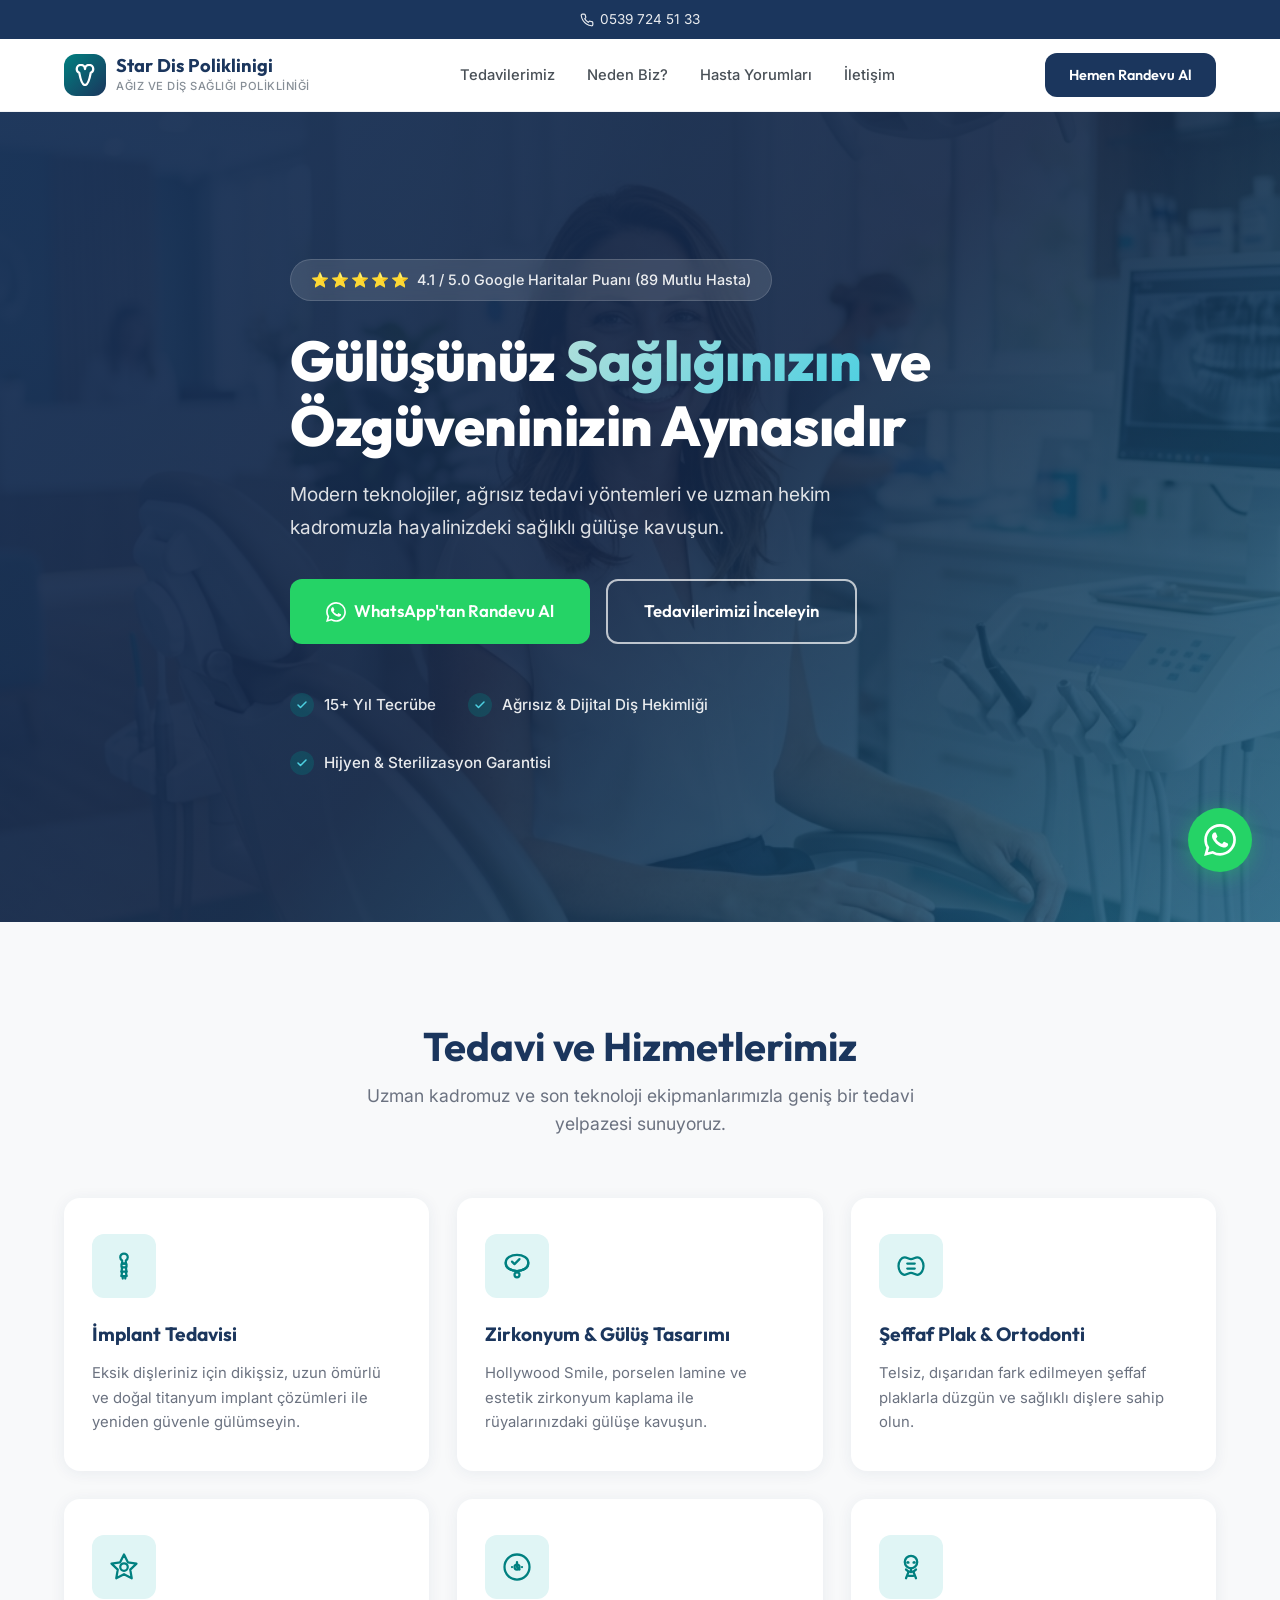
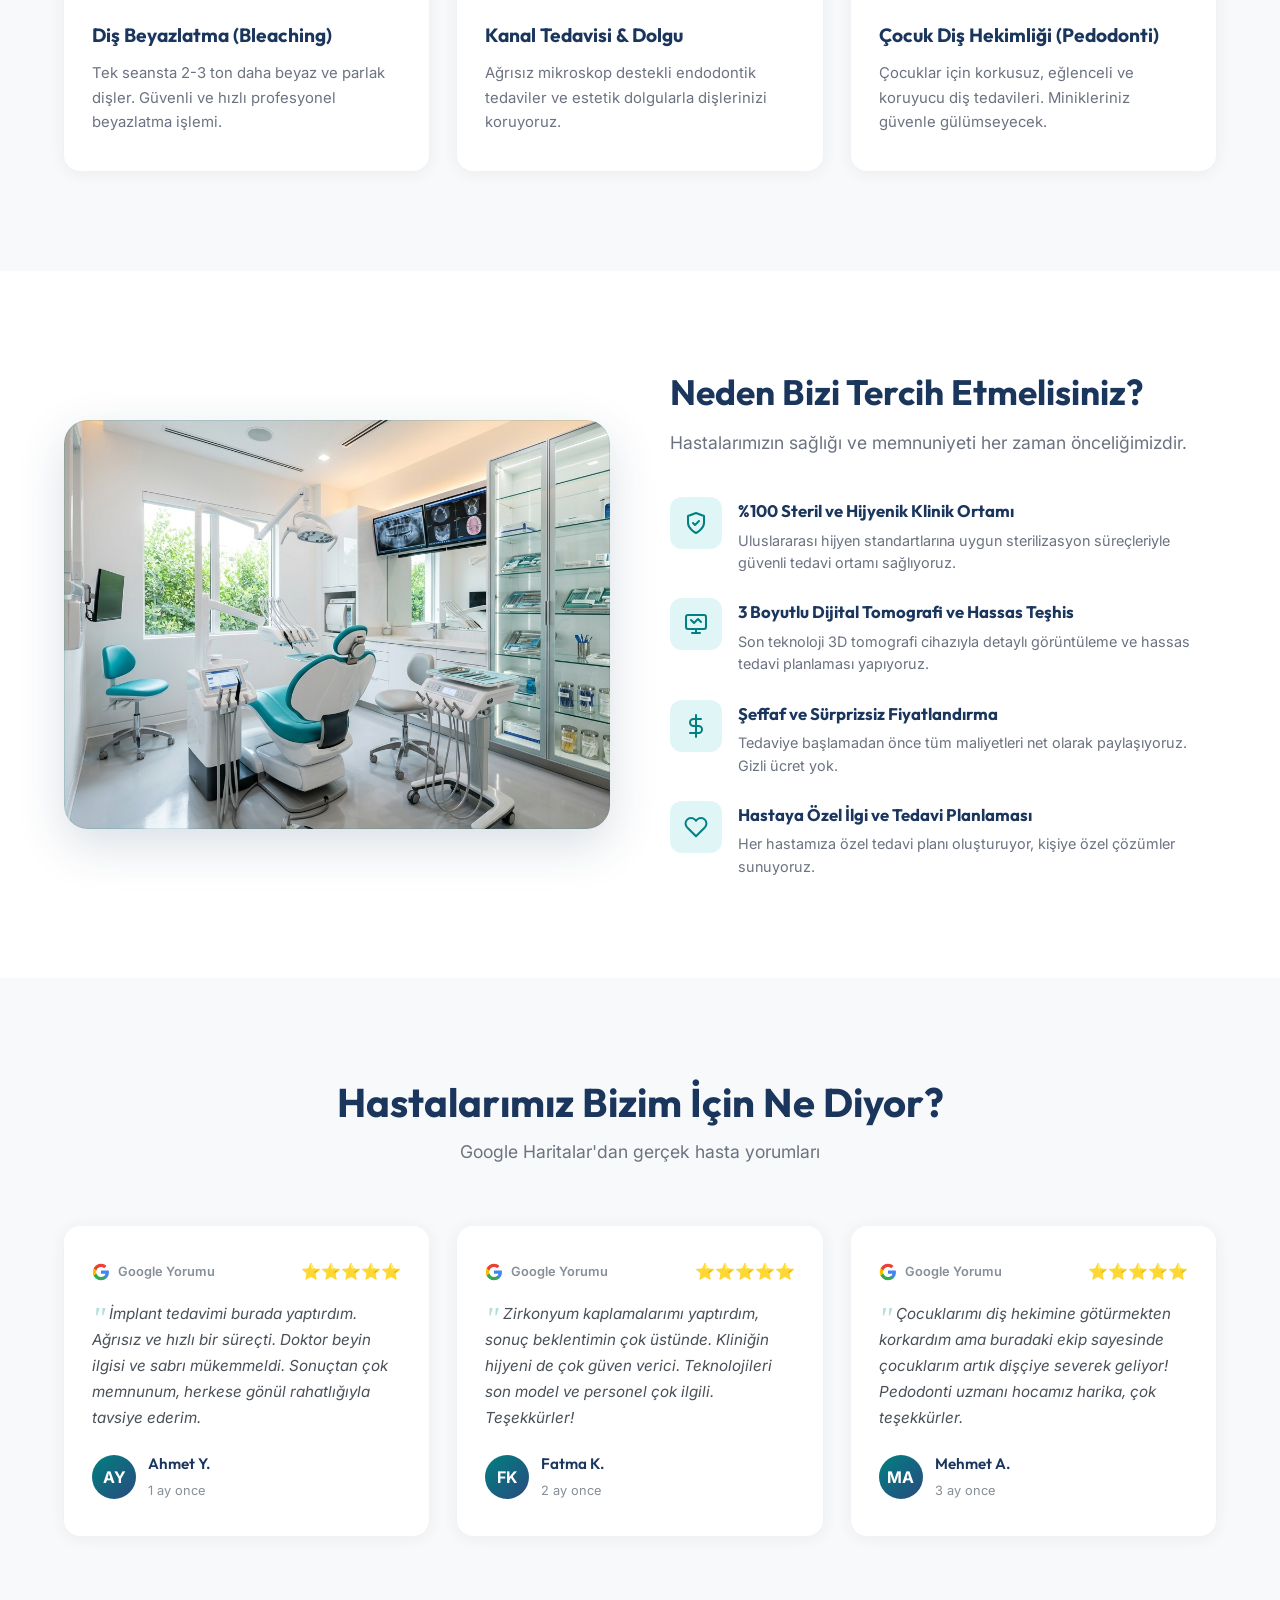
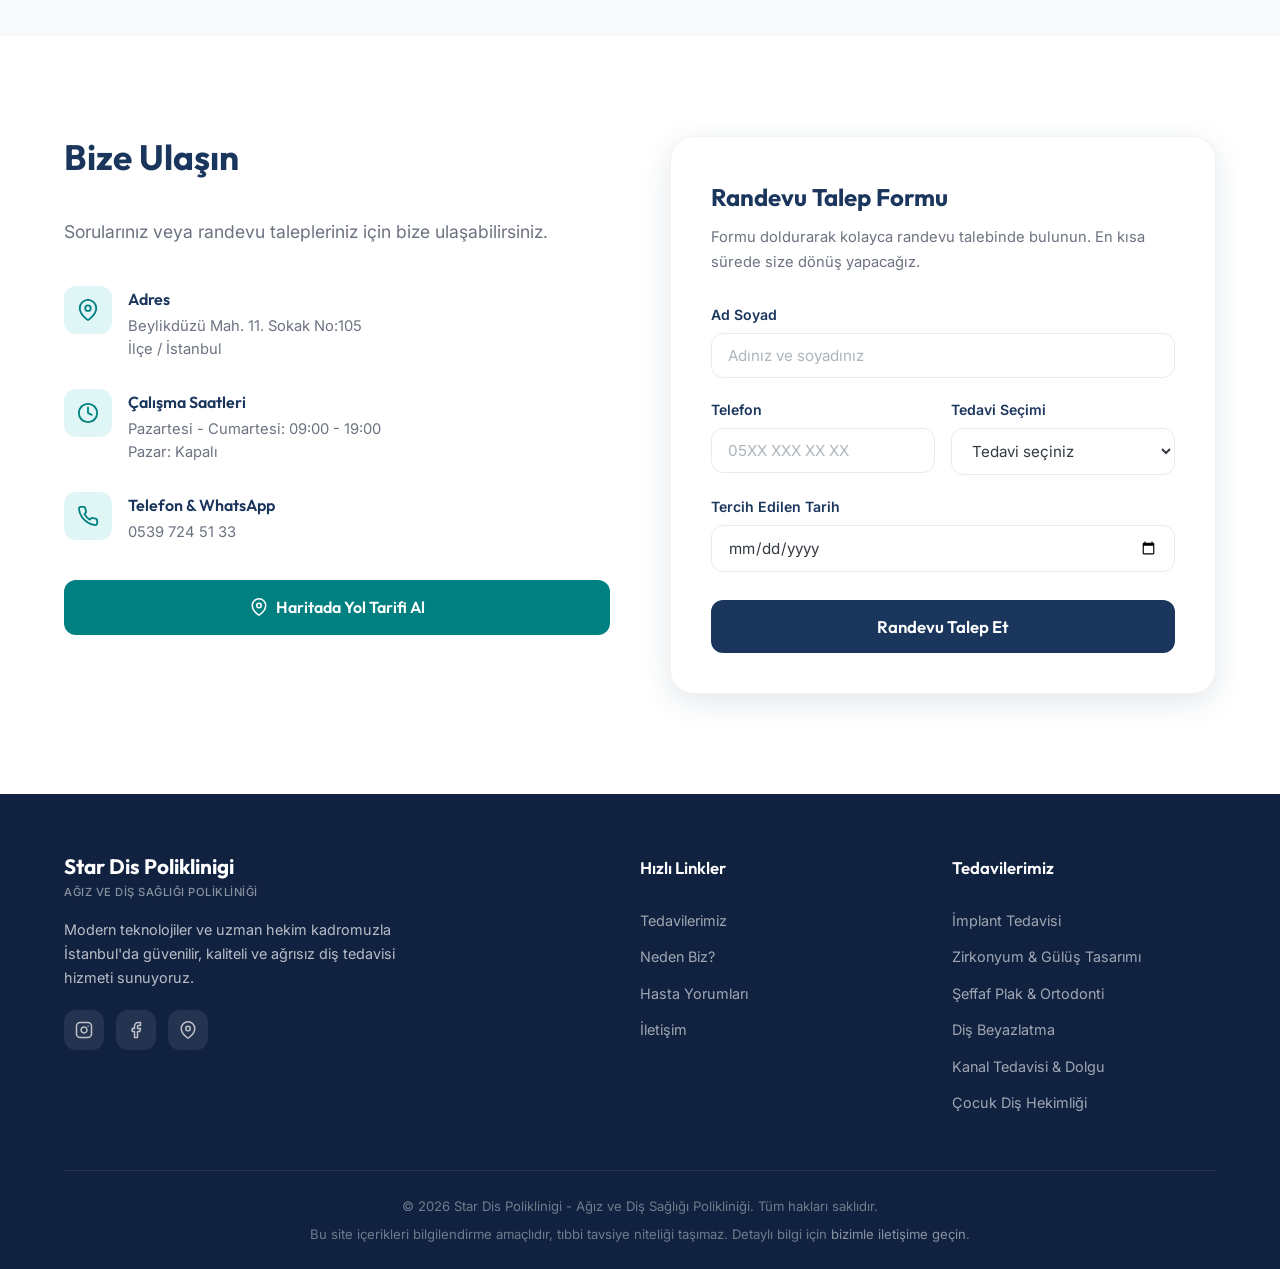
<file: Diş klinikleri website/klinikler/star/index.html>
<!DOCTYPE html>
<html lang="tr">
<head>
  <meta charset="UTF-8">
  <meta name="viewport" content="width=device-width, initial-scale=1.0">
  <meta name="description" content="İstanbul'un en güvenilir diş kliniği. İmplant, zirkonyum, gülüş tasarımı, ortodonti ve daha fazlası. Ağrısız tedavi, steril ortam ve uzman kadro ile sağlıklı gülüşler.">
  <meta name="keywords" content="diş kliniği, implant, zirkonyum, gülüş tasarımı, diş beyazlatma, ortodonti, İstanbul diş hekimi">
  <meta property="og:title" content="Star Dis Poliklinigi - Ağız ve Diş Sağlığı Polikliniği">
  <meta property="og:description" content="Modern teknolojiler ve uzman hekim kadromuzla hayalinizdeki sağlıklı gülüşe kavuşun.">
  <meta property="og:type" content="website">
  <title>Star Dis Poliklinigi - Ağız ve Diş Sağlığı Polikliniği | İstanbul</title>
  <link rel="stylesheet" href="style.css">
  <link rel="icon" type="image/svg+xml" href="data:image/svg+xml,<svg xmlns='http://www.w3.org/2000/svg' viewBox='0 0 100 100'><text y='.9em' font-size='90'>🦷</text></svg>">
</head>
<body>

  <!-- ============================================================
       TOP BAR — Google Rating & Phone
       ============================================================ -->
  <div class="top-bar" id="top">
    <div class="container">
      <div class="top-bar-content">
        <a href="tel:+905397245133" class="phone-mini">
          <svg viewBox="0 0 24 24" fill="none" stroke="currentColor" stroke-width="2" stroke-linecap="round" stroke-linejoin="round"><path d="M22 16.92v3a2 2 0 0 1-2.18 2 19.79 19.79 0 0 1-8.63-3.07 19.5 19.5 0 0 1-6-6 19.79 19.79 0 0 1-3.07-8.67A2 2 0 0 1 4.11 2h3a2 2 0 0 1 2 1.72c.127.96.361 1.903.7 2.81a2 2 0 0 1-.45 2.11L8.09 9.91a16 16 0 0 0 6 6l1.27-1.27a2 2 0 0 1 2.11-.45c.907.339 1.85.573 2.81.7A2 2 0 0 1 22 16.92z"/></svg>
          0539 724 51 33
        </a>
      </div>
    </div>
  </div>

  <!-- ============================================================
       HEADER & NAVIGATION
       ============================================================ -->
  <header class="header" id="header">
    <div class="container">
      <!-- Logo -->
      <a href="#top" class="logo">
        <div class="logo-icon">
          <svg width="22" height="22" viewBox="0 0 24 24" fill="none" stroke="currentColor" stroke-width="2.5" stroke-linecap="round" stroke-linejoin="round">
            <path d="M12 5.5C12 3.01 9.99 1 7.5 1S3 3.01 3 5.5c0 1.87 1.13 3.47 2.75 4.15C6.58 14.08 8.5 23 12 23s5.42-8.92 6.25-13.35C19.87 8.97 21 7.37 21 5.5 21 3.01 18.99 1 16.5 1S12 3.01 12 5.5z"/>
          </svg>
        </div>
        <div class="logo-text">
          <span class="logo-name">Star Dis Poliklinigi</span>
          <span class="logo-desc">Ağız ve Diş Sağlığı Polikliniği</span>
        </div>
      </a>

      <!-- Desktop Nav -->
      <nav class="nav-links" id="navLinks">
        <a href="#hizmetler">Tedavilerimiz</a>
        <a href="#neden-biz">Neden Biz?</a>
        <a href="#yorumlar">Hasta Yorumları</a>
        <a href="#iletisim">İletişim</a>
      </nav>

      <!-- Desktop CTA -->
      <a href="#iletisim" class="btn btn-primary header-cta">Hemen Randevu Al</a>

      <!-- Mobile Menu Button -->
      <button class="mobile-menu-btn" id="mobileMenuBtn" aria-label="Menüyü aç">
        <span></span>
        <span></span>
        <span></span>
      </button>
    </div>
  </header>

  <!-- Mobile Nav Sidebar -->
  <div class="mobile-overlay" id="mobileOverlay"></div>
  <nav class="mobile-nav" id="mobileNav">
    <a href="#hizmetler">Tedavilerimiz</a>
    <a href="#neden-biz">Neden Biz?</a>
    <a href="#yorumlar">Hasta Yorumları</a>
    <a href="#iletisim">İletişim</a>
    <a href="#iletisim" class="btn btn-primary">Hemen Randevu Al</a>
  </nav>

  <!-- ============================================================
       HERO SECTION
       ============================================================ -->
  <section class="hero" id="hero">
    <div class="hero-bg">
      <img src="assets/hero-bg.png" alt="Modern diş kliniği" loading="eager">
    </div>
    <div class="container">
      <div class="hero-content">
        <!-- Google Rating Badge -->
        <div class="hero-badge">
          <div class="stars">
            <span>⭐</span><span>⭐</span><span>⭐</span><span>⭐</span><span>⭐</span>
          </div>
          <span class="badge-text">4.1 / 5.0 Google Haritalar Puanı (89 Mutlu Hasta)</span>
        </div>

        <h1>
          Gülüşünüz <span class="highlight">Sağlığınızın</span> ve Özgüveninizin Aynasıdır
        </h1>

        <p class="hero-subtitle">
          Modern teknolojiler, ağrısız tedavi yöntemleri ve uzman hekim kadromuzla hayalinizdeki sağlıklı gülüşe kavuşun.
        </p>

        <div class="hero-buttons">
          <a href="https://wa.me/905397245133?text=Merhaba,%20web%20sitenizden%20ulaşıyorum,%20randevu%20almak%20istiyorum." class="btn btn-whatsapp" target="_blank" rel="noopener">
            <svg width="20" height="20" viewBox="0 0 24 24" fill="currentColor"><path d="M17.472 14.382c-.297-.149-1.758-.867-2.03-.967-.273-.099-.471-.148-.67.15-.197.297-.767.966-.94 1.164-.173.199-.347.223-.644.075-.297-.15-1.255-.463-2.39-1.475-.883-.788-1.48-1.761-1.653-2.059-.173-.297-.018-.458.13-.606.134-.133.298-.347.446-.52.149-.174.198-.298.298-.497.099-.198.05-.371-.025-.52-.075-.149-.669-1.612-.916-2.207-.242-.579-.487-.5-.669-.51-.173-.008-.371-.01-.57-.01-.198 0-.52.074-.792.372-.272.297-1.04 1.016-1.04 2.479 0 1.462 1.065 2.875 1.213 3.074.149.198 2.096 3.2 5.077 4.487.709.306 1.262.489 1.694.625.712.227 1.36.195 1.871.118.571-.085 1.758-.719 2.006-1.413.248-.694.248-1.289.173-1.413-.074-.124-.272-.198-.57-.347m-5.421 7.403h-.004a9.87 9.87 0 01-5.031-1.378l-.361-.214-3.741.982.998-3.648-.235-.374a9.86 9.86 0 01-1.51-5.26c.001-5.45 4.436-9.884 9.888-9.884 2.64 0 5.122 1.03 6.988 2.898a9.825 9.825 0 012.893 6.994c-.003 5.45-4.437 9.884-9.885 9.884m8.413-18.297A11.815 11.815 0 0012.05 0C5.495 0 .16 5.335.157 11.892c0 2.096.547 4.142 1.588 5.945L.057 24l6.305-1.654a11.882 11.882 0 005.683 1.448h.005c6.554 0 11.89-5.335 11.893-11.893a11.821 11.821 0 00-3.48-8.413z"/></svg>
            WhatsApp'tan Randevu Al
          </a>
          <a href="#hizmetler" class="btn btn-outline">
            Tedavilerimizi İnceleyin
          </a>
        </div>

        <div class="hero-highlights">
          <div class="hero-highlight-item">
            <div class="check-icon">
              <svg width="12" height="12" viewBox="0 0 24 24" fill="none" stroke="currentColor" stroke-width="3" stroke-linecap="round" stroke-linejoin="round"><polyline points="20 6 9 17 4 12"/></svg>
            </div>
            <span>15+ Yıl Tecrübe</span>
          </div>
          <div class="hero-highlight-item">
            <div class="check-icon">
              <svg width="12" height="12" viewBox="0 0 24 24" fill="none" stroke="currentColor" stroke-width="3" stroke-linecap="round" stroke-linejoin="round"><polyline points="20 6 9 17 4 12"/></svg>
            </div>
            <span>Ağrısız & Dijital Diş Hekimliği</span>
          </div>
          <div class="hero-highlight-item">
            <div class="check-icon">
              <svg width="12" height="12" viewBox="0 0 24 24" fill="none" stroke="currentColor" stroke-width="3" stroke-linecap="round" stroke-linejoin="round"><polyline points="20 6 9 17 4 12"/></svg>
            </div>
            <span>Hijyen & Sterilizasyon Garantisi</span>
          </div>
        </div>
      </div>
    </div>
  </section>

  <!-- ============================================================
       HİZMETLERİMİZ / TREATMENTS
       ============================================================ -->
  <section class="services section-padding" id="hizmetler">
    <div class="container">
      <h2 class="section-title animate-on-scroll">Tedavi ve Hizmetlerimiz</h2>
      <p class="section-subtitle animate-on-scroll">
        Uzman kadromuz ve son teknoloji ekipmanlarımızla geniş bir tedavi yelpazesi sunuyoruz.
      </p>

      <div class="services-grid">
        <!-- Card 1 — İmplant -->
        <div class="service-card animate-on-scroll animate-delay-1" id="service-implant">
          <div class="service-icon">
            <svg viewBox="0 0 24 24" fill="none" stroke="currentColor" stroke-width="1.8" stroke-linecap="round" stroke-linejoin="round">
              <path d="M12 2C10.34 2 9 3.34 9 5c0 1.1.6 2.06 1.5 2.57V10h3V7.57C14.4 7.06 15 6.1 15 5c0-1.66-1.34-3-3-3z"/>
              <rect x="10" y="10" width="4" height="3" rx="0.5"/>
              <path d="M10.5 13L10 16.5"/>
              <path d="M13.5 13L14 16.5"/>
              <path d="M10 16.5h4"/>
              <path d="M10.5 16.5L10 20"/>
              <path d="M13.5 16.5L14 20"/>
              <path d="M10 20h4"/>
              <path d="M11 20v2"/>
              <path d="M13 20v2"/>
            </svg>
          </div>
          <h3>İmplant Tedavisi</h3>
          <p>Eksik dişleriniz için dikişsiz, uzun ömürlü ve doğal titanyum implant çözümleri ile yeniden güvenle gülümseyin.</p>
        </div>

        <!-- Card 2 — Zirkonyum & Gülüş Tasarımı -->
        <div class="service-card animate-on-scroll animate-delay-2" id="service-zirkonyum">
          <div class="service-icon">
            <svg viewBox="0 0 24 24" fill="none" stroke="currentColor" stroke-width="1.8" stroke-linecap="round" stroke-linejoin="round">
              <path d="M12 3c-4.97 0-9 2.69-9 6v1c0 3.31 4.03 6 9 6s9-2.69 9-6V9c0-3.31-4.03-6-9-6z"/>
              <path d="M3 9v1c0 3.31 4.03 6 9 6s9-2.69 9-6V9"/>
              <path d="M8 8.5l2 2 4-4"/>
              <circle cx="12" cy="19" r="2"/>
              <path d="M12 16v1"/>
            </svg>
          </div>
          <h3>Zirkonyum & Gülüş Tasarımı</h3>
          <p>Hollywood Smile, porselen lamine ve estetik zirkonyum kaplama ile rüyalarınızdaki gülüşe kavuşun.</p>
        </div>

        <!-- Card 3 — Şeffaf Plak & Ortodonti -->
        <div class="service-card animate-on-scroll animate-delay-3" id="service-ortodonti">
          <div class="service-icon">
            <svg viewBox="0 0 24 24" fill="none" stroke="currentColor" stroke-width="1.8" stroke-linecap="round" stroke-linejoin="round">
              <path d="M2 12c0-3 2-7 5-7 2 0 3 1.5 5 1.5S15 5 17 5c3 0 5 4 5 7s-2 7-5 7c-2 0-3-1.5-5-1.5S9 19 7 19c-3 0-5-4-5-7z"/>
              <path d="M9 10h6"/>
              <path d="M9 14h6"/>
            </svg>
          </div>
          <h3>Şeffaf Plak & Ortodonti</h3>
          <p>Telsiz, dışarıdan fark edilmeyen şeffaf plaklarla düzgün ve sağlıklı dişlere sahip olun.</p>
        </div>

        <!-- Card 4 — Diş Beyazlatma -->
        <div class="service-card animate-on-scroll animate-delay-4" id="service-beyazlatma">
          <div class="service-icon">
            <svg viewBox="0 0 24 24" fill="none" stroke="currentColor" stroke-width="1.8" stroke-linecap="round" stroke-linejoin="round">
              <polygon points="12 2 15.09 8.26 22 9.27 17 14.14 18.18 21.02 12 17.77 5.82 21.02 7 14.14 2 9.27 8.91 8.26 12 2"/>
              <circle cx="12" cy="12" r="3"/>
            </svg>
          </div>
          <h3>Diş Beyazlatma (Bleaching)</h3>
          <p>Tek seansta 2-3 ton daha beyaz ve parlak dişler. Güvenli ve hızlı profesyonel beyazlatma işlemi.</p>
        </div>

        <!-- Card 5 — Kanal Tedavisi & Dolgu -->
        <div class="service-card animate-on-scroll animate-delay-5" id="service-kanal">
          <div class="service-icon">
            <svg viewBox="0 0 24 24" fill="none" stroke="currentColor" stroke-width="1.8" stroke-linecap="round" stroke-linejoin="round">
              <circle cx="12" cy="12" r="10"/>
              <path d="M12 8v4l2 2"/>
              <path d="M8 12h0"/>
              <path d="M16 12h0"/>
              <circle cx="12" cy="12" r="2"/>
            </svg>
          </div>
          <h3>Kanal Tedavisi & Dolgu</h3>
          <p>Ağrısız mikroskop destekli endodontik tedaviler ve estetik dolgularla dişlerinizi koruyoruz.</p>
        </div>

        <!-- Card 6 — Çocuk Diş Hekimliği -->
        <div class="service-card animate-on-scroll animate-delay-6" id="service-cocuk">
          <div class="service-icon">
            <svg viewBox="0 0 24 24" fill="none" stroke="currentColor" stroke-width="1.8" stroke-linecap="round" stroke-linejoin="round">
              <circle cx="12" cy="8" r="5"/>
              <path d="M8 14s1.5 2 4 2 4-2 4-2"/>
              <path d="M9 8.5c0-.28.22-.5.5-.5s.5.22.5.5"/>
              <path d="M14 8.5c0-.28.22-.5.5-.5s.5.22.5.5"/>
              <path d="M12 13v3"/>
              <path d="M8 21l2-5"/>
              <path d="M16 21l-2-5"/>
              <path d="M10 19h4"/>
            </svg>
          </div>
          <h3>Çocuk Diş Hekimliği (Pedodonti)</h3>
          <p>Çocuklar için korkusuz, eğlenceli ve koruyucu diş tedavileri. Minikleriniz güvenle gülümseyecek.</p>
        </div>
      </div>
    </div>
  </section>

  <!-- ============================================================
       NEDEN BİZ? / WHY CHOOSE US
       ============================================================ -->
  <section class="why-us section-padding" id="neden-biz">
    <div class="container">
      <!-- Image -->
      <div class="why-us-image animate-on-scroll">
        <img src="assets/clinic-interior.png" alt="Modern steril diş kliniği iç mekanı" loading="lazy">
      </div>

      <!-- Content -->
      <div class="why-us-content">
        <h2 class="section-title animate-on-scroll">Neden Bizi Tercih Etmelisiniz?</h2>
        <p class="section-subtitle animate-on-scroll">
          Hastalarımızın sağlığı ve memnuniyeti her zaman önceliğimizdir.
        </p>

        <div class="advantage-list">
          <!-- Advantage 1 -->
          <div class="advantage-item animate-on-scroll animate-delay-1">
            <div class="advantage-icon">
              <svg viewBox="0 0 24 24" fill="none" stroke="currentColor" stroke-width="2" stroke-linecap="round" stroke-linejoin="round">
                <path d="M12 22s8-4 8-10V5l-8-3-8 3v7c0 6 8 10 8 10z"/>
                <polyline points="9 12 11 14 15 10"/>
              </svg>
            </div>
            <div class="advantage-text">
              <h4>%100 Steril ve Hijyenik Klinik Ortamı</h4>
              <p>Uluslararası hijyen standartlarına uygun sterilizasyon süreçleriyle güvenli tedavi ortamı sağlıyoruz.</p>
            </div>
          </div>

          <!-- Advantage 2 -->
          <div class="advantage-item animate-on-scroll animate-delay-2">
            <div class="advantage-icon">
              <svg viewBox="0 0 24 24" fill="none" stroke="currentColor" stroke-width="2" stroke-linecap="round" stroke-linejoin="round">
                <rect x="2" y="3" width="20" height="14" rx="2" ry="2"/>
                <path d="M8 21h8"/>
                <path d="M12 17v4"/>
                <path d="M7 8l3 3 4-4 3 3"/>
              </svg>
            </div>
            <div class="advantage-text">
              <h4>3 Boyutlu Dijital Tomografi ve Hassas Teşhis</h4>
              <p>Son teknoloji 3D tomografi cihazıyla detaylı görüntüleme ve hassas tedavi planlaması yapıyoruz.</p>
            </div>
          </div>

          <!-- Advantage 3 -->
          <div class="advantage-item animate-on-scroll animate-delay-3">
            <div class="advantage-icon">
              <svg viewBox="0 0 24 24" fill="none" stroke="currentColor" stroke-width="2" stroke-linecap="round" stroke-linejoin="round">
                <line x1="12" y1="1" x2="12" y2="23"/>
                <path d="M17 5H9.5a3.5 3.5 0 0 0 0 7h5a3.5 3.5 0 0 1 0 7H6"/>
              </svg>
            </div>
            <div class="advantage-text">
              <h4>Şeffaf ve Sürprizsiz Fiyatlandırma</h4>
              <p>Tedaviye başlamadan önce tüm maliyetleri net olarak paylaşıyoruz. Gizli ücret yok.</p>
            </div>
          </div>

          <!-- Advantage 4 -->
          <div class="advantage-item animate-on-scroll animate-delay-4">
            <div class="advantage-icon">
              <svg viewBox="0 0 24 24" fill="none" stroke="currentColor" stroke-width="2" stroke-linecap="round" stroke-linejoin="round">
                <path d="M20.84 4.61a5.5 5.5 0 0 0-7.78 0L12 5.67l-1.06-1.06a5.5 5.5 0 0 0-7.78 7.78l1.06 1.06L12 21.23l7.78-7.78 1.06-1.06a5.5 5.5 0 0 0 0-7.78z"/>
              </svg>
            </div>
            <div class="advantage-text">
              <h4>Hastaya Özel İlgi ve Tedavi Planlaması</h4>
              <p>Her hastamıza özel tedavi planı oluşturuyor, kişiye özel çözümler sunuyoruz.</p>
            </div>
          </div>
        </div>
      </div>
    </div>
  </section>

  <!-- ============================================================
       HASTA YORUMLARI / REVIEWS
       ============================================================ -->
  <section class="reviews section-padding" id="yorumlar">
    <div class="container">
      <h2 class="section-title animate-on-scroll">Hastalarımız Bizim İçin Ne Diyor?</h2>
      <p class="section-subtitle animate-on-scroll">
        Google Haritalar'dan gerçek hasta yorumları
      </p>

      <div class="reviews-grid">
        <!-- Review 1 -->
        <div class="review-card animate-on-scroll animate-delay-1" id="review-1">
          <div class="review-header">
            <div class="review-source">
              <svg viewBox="0 0 24 24" fill="none"><path d="M22.56 12.25c0-.78-.07-1.53-.2-2.25H12v4.26h5.92a5.06 5.06 0 01-2.2 3.32v2.77h3.57c2.08-1.92 3.28-4.74 3.28-8.1z" fill="#4285F4"/><path d="M12 23c2.97 0 5.46-.98 7.28-2.66l-3.57-2.77c-.98.66-2.23 1.06-3.71 1.06-2.86 0-5.29-1.93-6.16-4.53H2.18v2.84C3.99 20.53 7.7 23 12 23z" fill="#34A853"/><path d="M5.84 14.09c-.22-.66-.35-1.36-.35-2.09s.13-1.43.35-2.09V7.07H2.18C1.43 8.55 1 10.22 1 12s.43 3.45 1.18 4.93l2.85-2.22.81-.62z" fill="#FBBC05"/><path d="M12 5.38c1.62 0 3.06.56 4.21 1.64l3.15-3.15C17.45 2.09 14.97 1 12 1 7.7 1 3.99 3.47 2.18 7.07l3.66 2.84c.87-2.6 3.3-4.53 6.16-4.53z" fill="#EA4335"/></svg>
              Google Yorumu
            </div>
            <div class="review-stars">⭐⭐⭐⭐⭐</div>
          </div>
          <p class="review-text">İmplant tedavimi burada yaptırdım. Ağrısız ve hızlı bir süreçti. Doktor beyin ilgisi ve sabrı mükemmeldi. Sonuçtan çok memnunum, herkese gönül rahatlığıyla tavsiye ederim.</p>
          <div class="review-author">
            <div class="review-avatar">AY</div>
            <div class="review-author-info">
              <h5>Ahmet Y.</h5>
              <span>1 ay once</span>
            </div>
          </div>
        </div>

        <!-- Review 2 -->
        <div class="review-card animate-on-scroll animate-delay-2" id="review-2">
          <div class="review-header">
            <div class="review-source">
              <svg viewBox="0 0 24 24" fill="none"><path d="M22.56 12.25c0-.78-.07-1.53-.2-2.25H12v4.26h5.92a5.06 5.06 0 01-2.2 3.32v2.77h3.57c2.08-1.92 3.28-4.74 3.28-8.1z" fill="#4285F4"/><path d="M12 23c2.97 0 5.46-.98 7.28-2.66l-3.57-2.77c-.98.66-2.23 1.06-3.71 1.06-2.86 0-5.29-1.93-6.16-4.53H2.18v2.84C3.99 20.53 7.7 23 12 23z" fill="#34A853"/><path d="M5.84 14.09c-.22-.66-.35-1.36-.35-2.09s.13-1.43.35-2.09V7.07H2.18C1.43 8.55 1 10.22 1 12s.43 3.45 1.18 4.93l2.85-2.22.81-.62z" fill="#FBBC05"/><path d="M12 5.38c1.62 0 3.06.56 4.21 1.64l3.15-3.15C17.45 2.09 14.97 1 12 1 7.7 1 3.99 3.47 2.18 7.07l3.66 2.84c.87-2.6 3.3-4.53 6.16-4.53z" fill="#EA4335"/></svg>
              Google Yorumu
            </div>
            <div class="review-stars">⭐⭐⭐⭐⭐</div>
          </div>
          <p class="review-text">Zirkonyum kaplamalarımı yaptırdım, sonuç beklentimin çok üstünde. Kliniğin hijyeni de çok güven verici. Teknolojileri son model ve personel çok ilgili. Teşekkürler!</p>
          <div class="review-author">
            <div class="review-avatar">FK</div>
            <div class="review-author-info">
              <h5>Fatma K.</h5>
              <span>2 ay once</span>
            </div>
          </div>
        </div>

        <!-- Review 3 -->
        <div class="review-card animate-on-scroll animate-delay-3" id="review-3">
          <div class="review-header">
            <div class="review-source">
              <svg viewBox="0 0 24 24" fill="none"><path d="M22.56 12.25c0-.78-.07-1.53-.2-2.25H12v4.26h5.92a5.06 5.06 0 01-2.2 3.32v2.77h3.57c2.08-1.92 3.28-4.74 3.28-8.1z" fill="#4285F4"/><path d="M12 23c2.97 0 5.46-.98 7.28-2.66l-3.57-2.77c-.98.66-2.23 1.06-3.71 1.06-2.86 0-5.29-1.93-6.16-4.53H2.18v2.84C3.99 20.53 7.7 23 12 23z" fill="#34A853"/><path d="M5.84 14.09c-.22-.66-.35-1.36-.35-2.09s.13-1.43.35-2.09V7.07H2.18C1.43 8.55 1 10.22 1 12s.43 3.45 1.18 4.93l2.85-2.22.81-.62z" fill="#FBBC05"/><path d="M12 5.38c1.62 0 3.06.56 4.21 1.64l3.15-3.15C17.45 2.09 14.97 1 12 1 7.7 1 3.99 3.47 2.18 7.07l3.66 2.84c.87-2.6 3.3-4.53 6.16-4.53z" fill="#EA4335"/></svg>
              Google Yorumu
            </div>
            <div class="review-stars">⭐⭐⭐⭐⭐</div>
          </div>
          <p class="review-text">Çocuklarımı diş hekimine götürmekten korkardım ama buradaki ekip sayesinde çocuklarım artık dişçiye severek geliyor! Pedodonti uzmanı hocamız harika, çok teşekkürler.</p>
          <div class="review-author">
            <div class="review-avatar">MA</div>
            <div class="review-author-info">
              <h5>Mehmet A.</h5>
              <span>3 ay once</span>
            </div>
          </div>
        </div>
      </div>
    </div>
  </section>

  <!-- ============================================================
       İLETİŞİM & RANDEVU FORMU / CONTACT
       ============================================================ -->
  <section class="contact section-padding" id="iletisim">
    <div class="container">
      <!-- Contact Info -->
      <div class="contact-info">
        <h2 class="section-title animate-on-scroll">Bize Ulaşın</h2>
        <p class="section-subtitle animate-on-scroll">
          Sorularınız veya randevu talepleriniz için bize ulaşabilirsiniz.
        </p>

        <!-- Address -->
        <div class="contact-item animate-on-scroll animate-delay-1">
          <div class="contact-icon">
            <svg viewBox="0 0 24 24" fill="none" stroke="currentColor" stroke-width="2" stroke-linecap="round" stroke-linejoin="round">
              <path d="M21 10c0 7-9 13-9 13s-9-6-9-13a9 9 0 0 1 18 0z"/>
              <circle cx="12" cy="10" r="3"/>
            </svg>
          </div>
          <div class="contact-item-text">
            <h4>Adres</h4>
            <p>Beylikdüzü Mah. 11. Sokak No:105<br>İlçe / İstanbul</p>
          </div>
        </div>

        <!-- Working Hours -->
        <div class="contact-item animate-on-scroll animate-delay-2">
          <div class="contact-icon">
            <svg viewBox="0 0 24 24" fill="none" stroke="currentColor" stroke-width="2" stroke-linecap="round" stroke-linejoin="round">
              <circle cx="12" cy="12" r="10"/>
              <polyline points="12 6 12 12 16 14"/>
            </svg>
          </div>
          <div class="contact-item-text">
            <h4>Çalışma Saatleri</h4>
            <p>Pazartesi - Cumartesi: 09:00 - 19:00<br>Pazar: Kapalı</p>
          </div>
        </div>

        <!-- Phone -->
        <div class="contact-item animate-on-scroll animate-delay-3">
          <div class="contact-icon">
            <svg viewBox="0 0 24 24" fill="none" stroke="currentColor" stroke-width="2" stroke-linecap="round" stroke-linejoin="round">
              <path d="M22 16.92v3a2 2 0 0 1-2.18 2 19.79 19.79 0 0 1-8.63-3.07 19.5 19.5 0 0 1-6-6 19.79 19.79 0 0 1-3.07-8.67A2 2 0 0 1 4.11 2h3a2 2 0 0 1 2 1.72c.127.96.361 1.903.7 2.81a2 2 0 0 1-.45 2.11L8.09 9.91a16 16 0 0 0 6 6l1.27-1.27a2 2 0 0 1 2.11-.45c.907.339 1.85.573 2.81.7A2 2 0 0 1 22 16.92z"/>
            </svg>
          </div>
          <div class="contact-item-text">
            <h4>Telefon & WhatsApp</h4>
            <p><a href="tel:+905397245133">0539 724 51 33</a></p>
          </div>
        </div>

        <!-- Google Maps button -->
        <a href="https://maps.google.com/?cid=1786494484546" target="_blank" rel="noopener" class="btn btn-teal btn-map animate-on-scroll animate-delay-4" id="btn-map">
          <svg width="18" height="18" viewBox="0 0 24 24" fill="none" stroke="currentColor" stroke-width="2" stroke-linecap="round" stroke-linejoin="round">
            <path d="M21 10c0 7-9 13-9 13s-9-6-9-13a9 9 0 0 1 18 0z"/>
            <circle cx="12" cy="10" r="3"/>
          </svg>
          Haritada Yol Tarifi Al
        </a>
      </div>

      <!-- Appointment Form -->
      <div class="contact-form-wrapper animate-on-scroll">
        <h3>Randevu Talep Formu</h3>
        <p>Formu doldurarak kolayca randevu talebinde bulunun. En kısa sürede size dönüş yapacağız.</p>

        <form id="appointmentForm">
          <div class="form-group">
            <label for="fullName">Ad Soyad</label>
            <input type="text" id="fullName" placeholder="Adınız ve soyadınız" required>
          </div>

          <div class="form-row">
            <div class="form-group">
              <label for="phone">Telefon</label>
              <input type="tel" id="phone" placeholder="05XX XXX XX XX" required>
            </div>
            <div class="form-group">
              <label for="treatment">Tedavi Seçimi</label>
              <select id="treatment" required>
                <option value="" disabled selected>Tedavi seçiniz</option>
                <option value="implant">İmplant Tedavisi</option>
                <option value="zirkonyum">Zirkonyum & Gülüş Tasarımı</option>
                <option value="ortodonti">Şeffaf Plak & Ortodonti</option>
                <option value="beyazlatma">Diş Beyazlatma</option>
                <option value="kanal">Kanal Tedavisi & Dolgu</option>
                <option value="cocuk">Çocuk Diş Hekimliği</option>
                <option value="diger">Diğer / Genel Kontrol</option>
              </select>
            </div>
          </div>

          <div class="form-group">
            <label for="date">Tercih Edilen Tarih</label>
            <input type="date" id="date" required>
          </div>

          <button type="submit" class="btn btn-primary form-submit" id="btn-submit">
            Randevu Talep Et
          </button>
        </form>

        <!-- Success message -->
        <div class="form-success" id="formSuccess">
          <div class="success-icon">✓</div>
          <h4>Randevu Talebiniz Alındı!</h4>
          <p>En kısa sürede sizinle iletişime geçeceğiz. Teşekkür ederiz.</p>
        </div>
      </div>
    </div>
  </section>

  <!-- ============================================================
       FOOTER
       ============================================================ -->
  <footer class="footer" id="footer">
    <div class="container">
      <div class="footer-grid">
        <!-- Brand -->
        <div class="footer-brand">
          <div class="logo-name">Star Dis Poliklinigi</div>
          <div class="logo-desc">Ağız ve Diş Sağlığı Polikliniği</div>
          <p>Modern teknolojiler ve uzman hekim kadromuzla İstanbul'da güvenilir, kaliteli ve ağrısız diş tedavisi hizmeti sunuyoruz.</p>
          <div class="footer-social">
            <!-- Instagram -->
            <a href="#" aria-label="Instagram" target="_blank" rel="noopener">
              <svg viewBox="0 0 24 24" fill="none" stroke="currentColor" stroke-width="2" stroke-linecap="round" stroke-linejoin="round">
                <rect x="2" y="2" width="20" height="20" rx="5" ry="5"/>
                <path d="M16 11.37A4 4 0 1 1 12.63 8 4 4 0 0 1 16 11.37z"/>
                <line x1="17.5" y1="6.5" x2="17.51" y2="6.5"/>
              </svg>
            </a>
            <!-- Facebook -->
            <a href="#" aria-label="Facebook" target="_blank" rel="noopener">
              <svg viewBox="0 0 24 24" fill="none" stroke="currentColor" stroke-width="2" stroke-linecap="round" stroke-linejoin="round">
                <path d="M18 2h-3a5 5 0 0 0-5 5v3H7v4h3v8h4v-8h3l1-4h-4V7a1 1 0 0 1 1-1h3z"/>
              </svg>
            </a>
            <!-- Google Maps -->
            <a href="https://maps.google.com/?cid=1786494484546" aria-label="Google Maps" target="_blank" rel="noopener">
              <svg viewBox="0 0 24 24" fill="none" stroke="currentColor" stroke-width="2" stroke-linecap="round" stroke-linejoin="round">
                <path d="M21 10c0 7-9 13-9 13s-9-6-9-13a9 9 0 0 1 18 0z"/>
                <circle cx="12" cy="10" r="3"/>
              </svg>
            </a>
          </div>
        </div>

        <!-- Quick Links -->
        <div class="footer-col">
          <h4>Hızlı Linkler</h4>
          <a href="#hizmetler">Tedavilerimiz</a>
          <a href="#neden-biz">Neden Biz?</a>
          <a href="#yorumlar">Hasta Yorumları</a>
          <a href="#iletisim">İletişim</a>
        </div>

        <!-- Treatments -->
        <div class="footer-col">
          <h4>Tedavilerimiz</h4>
          <a href="#service-implant">İmplant Tedavisi</a>
          <a href="#service-zirkonyum">Zirkonyum & Gülüş Tasarımı</a>
          <a href="#service-ortodonti">Şeffaf Plak & Ortodonti</a>
          <a href="#service-beyazlatma">Diş Beyazlatma</a>
          <a href="#service-kanal">Kanal Tedavisi & Dolgu</a>
          <a href="#service-cocuk">Çocuk Diş Hekimliği</a>
        </div>
      </div>

      <div class="footer-bottom">
        <p>© 2026 Star Dis Poliklinigi - Ağız ve Diş Sağlığı Polikliniği. Tüm hakları saklıdır.</p>
        <p style="margin-top: 6px;">Bu site içerikleri bilgilendirme amaçlıdır, tıbbi tavsiye niteliği taşımaz. Detaylı bilgi için <a href="#iletisim">bizimle iletişime geçin</a>.</p>
      </div>
    </div>
  </footer>

  <!-- ============================================================
       FLOATING WHATSAPP BUTTON
       ============================================================ -->
  <div class="whatsapp-float" id="whatsappFloat">
    <div class="tooltip">WhatsApp Randevu Hattı</div>
    <a href="https://wa.me/905397245133?text=Merhaba,%20web%20sitenizden%20ulaşıyorum,%20randevu%20almak%20istiyorum." class="whatsapp-float-btn" target="_blank" rel="noopener" aria-label="WhatsApp ile iletişime geç">
      <svg viewBox="0 0 24 24" fill="currentColor">
        <path d="M17.472 14.382c-.297-.149-1.758-.867-2.03-.967-.273-.099-.471-.148-.67.15-.197.297-.767.966-.94 1.164-.173.199-.347.223-.644.075-.297-.15-1.255-.463-2.39-1.475-.883-.788-1.48-1.761-1.653-2.059-.173-.297-.018-.458.13-.606.134-.133.298-.347.446-.52.149-.174.198-.298.298-.497.099-.198.05-.371-.025-.52-.075-.149-.669-1.612-.916-2.207-.242-.579-.487-.5-.669-.51-.173-.008-.371-.01-.57-.01-.198 0-.52.074-.792.372-.272.297-1.04 1.016-1.04 2.479 0 1.462 1.065 2.875 1.213 3.074.149.198 2.096 3.2 5.077 4.487.709.306 1.262.489 1.694.625.712.227 1.36.195 1.871.118.571-.085 1.758-.719 2.006-1.413.248-.694.248-1.289.173-1.413-.074-.124-.272-.198-.57-.347m-5.421 7.403h-.004a9.87 9.87 0 01-5.031-1.378l-.361-.214-3.741.982.998-3.648-.235-.374a9.86 9.86 0 01-1.51-5.26c.001-5.45 4.436-9.884 9.888-9.884 2.64 0 5.122 1.03 6.988 2.898a9.825 9.825 0 012.893 6.994c-.003 5.45-4.437 9.884-9.885 9.884m8.413-18.297A11.815 11.815 0 0012.05 0C5.495 0 .16 5.335.157 11.892c0 2.096.547 4.142 1.588 5.945L.057 24l6.305-1.654a11.882 11.882 0 005.683 1.448h.005c6.554 0 11.89-5.335 11.893-11.893a11.821 11.821 0 00-3.48-8.413z"/>
      </svg>
    </a>
  </div>

  <!-- Scripts -->
  <script src="script.js"></script>
</body>
</html>
</file>
<file: Diş klinikleri website/style.css>
/* ============================================================
   DİŞ KLİNİĞİ — MASTER STYLE SHEET
   Design System: Deep Navy + Medical White + Soft Teal
   ============================================================ */

/* ---------- Google Fonts ---------- */
@import url('https://fonts.googleapis.com/css2?family=Inter:wght@300;400;500;600;700&family=Outfit:wght@400;500;600;700;800&display=swap');

/* ---------- CSS Custom Properties ---------- */
:root {
  /* Core palette */
  --navy:        #1B365D;
  --navy-dark:   #112240;
  --navy-light:  #2A4A7F;
  --white:       #FFFFFF;
  --teal:        #008080;
  --teal-dark:   #006666;
  --teal-light:  #E0F5F5;
  --teal-muted:  #B2DFDB;

  /* Accent colors */
  --gold:        #F5A623;
  --gold-light:  #FFF3D6;
  --green:       #25D366;
  --green-dark:  #1DA851;

  /* Neutral palette */
  --gray-50:     #F8F9FA;
  --gray-100:    #F1F3F5;
  --gray-200:    #E9ECEF;
  --gray-300:    #DEE2E6;
  --gray-400:    #ADB5BD;
  --gray-500:    #868E96;
  --gray-600:    #6B7280;
  --gray-700:    #495057;
  --gray-800:    #343A40;
  --gray-900:    #212529;

  /* Typography */
  --font-heading: 'Outfit', sans-serif;
  --font-body:    'Inter', sans-serif;

  /* Sizing */
  --container-max: 1200px;
  --header-height: 72px;
  --radius-sm:   8px;
  --radius-md:   12px;
  --radius-lg:   16px;
  --radius-xl:   24px;
  --radius-full: 50%;

  /* Shadows */
  --shadow-sm:   0 1px 3px rgba(27, 54, 93, 0.06);
  --shadow-md:   0 4px 12px rgba(27, 54, 93, 0.08);
  --shadow-lg:   0 8px 30px rgba(27, 54, 93, 0.12);
  --shadow-xl:   0 16px 48px rgba(27, 54, 93, 0.16);
  --shadow-card: 0 2px 16px rgba(27, 54, 93, 0.07);
  --shadow-card-hover: 0 8px 32px rgba(0, 128, 128, 0.15);

  /* Transitions */
  --ease-out:    cubic-bezier(0.25, 0.46, 0.45, 0.94);
  --ease-spring: cubic-bezier(0.34, 1.56, 0.64, 1);
  --duration:    0.3s;
  --duration-lg: 0.5s;
}

/* ---------- Reset & Base ---------- */
*,
*::before,
*::after {
  margin: 0;
  padding: 0;
  box-sizing: border-box;
}

html {
  scroll-behavior: smooth;
  font-size: 16px;
  -webkit-font-smoothing: antialiased;
  -moz-osx-font-smoothing: grayscale;
}

body {
  font-family: var(--font-body);
  color: var(--gray-800);
  background: var(--white);
  line-height: 1.7;
  overflow-x: hidden;
}

img {
  max-width: 100%;
  height: auto;
  display: block;
}

a {
  text-decoration: none;
  color: inherit;
  transition: color var(--duration) var(--ease-out);
}

ul, ol {
  list-style: none;
}

button, input, select, textarea {
  font-family: inherit;
  font-size: inherit;
  border: none;
  outline: none;
}

button {
  cursor: pointer;
}

/* ---------- Utility ---------- */
.container {
  max-width: var(--container-max);
  margin: 0 auto;
  padding: 0 24px;
}

.section-padding {
  padding: 100px 0;
}

.section-title {
  font-family: var(--font-heading);
  font-size: 2.5rem;
  font-weight: 700;
  color: var(--navy);
  text-align: center;
  margin-bottom: 12px;
  line-height: 1.2;
}

.section-subtitle {
  font-size: 1.1rem;
  color: var(--gray-600);
  text-align: center;
  max-width: 600px;
  margin: 0 auto 60px;
  line-height: 1.6;
}

.btn {
  display: inline-flex;
  align-items: center;
  justify-content: center;
  gap: 8px;
  padding: 14px 32px;
  border-radius: var(--radius-md);
  font-family: var(--font-heading);
  font-weight: 600;
  font-size: 1rem;
  transition: all var(--duration) var(--ease-out);
  white-space: nowrap;
}

.btn-primary {
  background: var(--navy);
  color: var(--white);
}

.btn-primary:hover {
  background: var(--navy-light);
  transform: translateY(-2px);
  box-shadow: var(--shadow-lg);
}

.btn-whatsapp {
  background: var(--green);
  color: var(--white);
}

.btn-whatsapp:hover {
  background: var(--green-dark);
  transform: translateY(-2px);
  box-shadow: 0 8px 24px rgba(37, 211, 102, 0.35);
}

.btn-outline {
  background: transparent;
  color: var(--white);
  border: 2px solid rgba(255, 255, 255, 0.7);
}

.btn-outline:hover {
  background: var(--white);
  color: var(--navy);
  border-color: var(--white);
  transform: translateY(-2px);
}

.btn-teal {
  background: var(--teal);
  color: var(--white);
}

.btn-teal:hover {
  background: var(--teal-dark);
  transform: translateY(-2px);
  box-shadow: 0 8px 24px rgba(0, 128, 128, 0.3);
}

/* ============================================================
   TOP BAR
   ============================================================ */
.top-bar {
  background: var(--navy);
  padding: 8px 0;
  text-align: center;
}

.top-bar-content {
  display: flex;
  align-items: center;
  justify-content: center;
  gap: 20px;
  flex-wrap: wrap;
}

.top-bar .rating-mini {
  display: inline-flex;
  align-items: center;
  gap: 6px;
  color: var(--gold);
  font-size: 0.85rem;
  font-weight: 600;
}

.top-bar .rating-mini span {
  color: rgba(255, 255, 255, 0.9);
}

.top-bar .phone-mini {
  display: inline-flex;
  align-items: center;
  gap: 6px;
  color: rgba(255, 255, 255, 0.9);
  font-size: 0.85rem;
}

.top-bar .phone-mini svg {
  width: 14px;
  height: 14px;
}

/* ============================================================
   HEADER
   ============================================================ */
.header {
  position: sticky;
  top: 0;
  z-index: 1000;
  background: rgba(255, 255, 255, 0.95);
  backdrop-filter: blur(20px);
  -webkit-backdrop-filter: blur(20px);
  border-bottom: 1px solid rgba(27, 54, 93, 0.06);
  transition: all var(--duration) var(--ease-out);
}

.header.scrolled {
  box-shadow: var(--shadow-md);
}

.header .container {
  display: flex;
  align-items: center;
  justify-content: space-between;
  height: var(--header-height);
}

.logo {
  display: flex;
  align-items: center;
  gap: 10px;
  text-decoration: none;
}

.logo-icon {
  width: 42px;
  height: 42px;
  background: linear-gradient(135deg, var(--teal), var(--navy));
  border-radius: var(--radius-md);
  display: flex;
  align-items: center;
  justify-content: center;
  color: var(--white);
  font-size: 1.2rem;
}

.logo-text {
  display: flex;
  flex-direction: column;
}

.logo-name {
  font-family: var(--font-heading);
  font-weight: 700;
  font-size: 1.15rem;
  color: var(--navy);
  line-height: 1.2;
}

.logo-desc {
  font-size: 0.7rem;
  color: var(--gray-500);
  font-weight: 500;
  letter-spacing: 0.5px;
  text-transform: uppercase;
}

.nav-links {
  display: flex;
  align-items: center;
  gap: 32px;
}

.nav-links a {
  font-size: 0.92rem;
  font-weight: 500;
  color: var(--gray-700);
  position: relative;
  padding: 4px 0;
}

.nav-links a::after {
  content: '';
  position: absolute;
  bottom: -2px;
  left: 0;
  width: 0;
  height: 2px;
  background: var(--teal);
  border-radius: 2px;
  transition: width var(--duration) var(--ease-out);
}

.nav-links a:hover,
.nav-links a.active {
  color: var(--teal);
}

.nav-links a:hover::after,
.nav-links a.active::after {
  width: 100%;
}

.header-cta {
  padding: 10px 24px;
  font-size: 0.9rem;
}

/* Mobile menu button */
.mobile-menu-btn {
  display: none;
  flex-direction: column;
  gap: 5px;
  background: none;
  border: none;
  padding: 8px;
  cursor: pointer;
  z-index: 1100;
}

.mobile-menu-btn span {
  display: block;
  width: 24px;
  height: 2.5px;
  background: var(--navy);
  border-radius: 2px;
  transition: all var(--duration) var(--ease-out);
}

.mobile-menu-btn.active span:nth-child(1) {
  transform: rotate(45deg) translate(5px, 5px);
}

.mobile-menu-btn.active span:nth-child(2) {
  opacity: 0;
}

.mobile-menu-btn.active span:nth-child(3) {
  transform: rotate(-45deg) translate(5px, -5px);
}

/* Mobile Sidebar */
.mobile-nav {
  display: none;
  position: fixed;
  top: 0;
  right: -100%;
  width: 300px;
  height: 100vh;
  background: var(--white);
  box-shadow: -8px 0 30px rgba(0, 0, 0, 0.15);
  z-index: 1050;
  padding: 100px 32px 32px;
  transition: right 0.4s var(--ease-out);
}

.mobile-nav.open {
  right: 0;
}

.mobile-nav a {
  display: block;
  padding: 16px 0;
  font-size: 1.1rem;
  font-weight: 500;
  color: var(--navy);
  border-bottom: 1px solid var(--gray-100);
  transition: color var(--duration);
}

.mobile-nav a:hover {
  color: var(--teal);
}

.mobile-nav .btn {
  margin-top: 24px;
  width: 100%;
  text-align: center;
  color: var(--white);
  justify-content: center;
}

.mobile-overlay {
  display: none;
  position: fixed;
  inset: 0;
  background: rgba(0, 0, 0, 0.4);
  z-index: 1040;
  opacity: 0;
  transition: opacity 0.4s;
}

.mobile-overlay.active {
  opacity: 1;
}

/* ============================================================
   HERO SECTION
   ============================================================ */
.hero {
  position: relative;
  min-height: 90vh;
  display: flex;
  align-items: center;
  overflow: hidden;
  background: linear-gradient(135deg, var(--navy-dark) 0%, var(--navy) 50%, var(--navy-light) 100%);
}

.hero-bg {
  position: absolute;
  inset: 0;
  z-index: 1;
}

.hero-bg img {
  width: 100%;
  height: 100%;
  object-fit: cover;
  opacity: 0.25;
}

.hero-bg::after {
  content: '';
  position: absolute;
  inset: 0;
  background: linear-gradient(135deg, rgba(27, 54, 93, 0.85) 0%, rgba(17, 34, 64, 0.7) 50%, rgba(0, 128, 128, 0.3) 100%);
}

.hero .container {
  position: relative;
  z-index: 2;
  padding-top: 40px;
  padding-bottom: 40px;
}

.hero-content {
  max-width: 700px;
}

.hero-badge {
  display: inline-flex;
  align-items: center;
  gap: 8px;
  background: rgba(255, 255, 255, 0.12);
  backdrop-filter: blur(10px);
  border: 1px solid rgba(255, 255, 255, 0.15);
  border-radius: var(--radius-xl);
  padding: 8px 20px;
  margin-bottom: 28px;
  color: var(--gold);
  font-size: 0.9rem;
  font-weight: 600;
}

.hero-badge .stars {
  display: flex;
  gap: 2px;
}

.hero-badge .badge-text {
  color: rgba(255, 255, 255, 0.9);
  font-weight: 500;
}

.hero h1 {
  font-family: var(--font-heading);
  font-size: 3.5rem;
  font-weight: 800;
  color: var(--white);
  line-height: 1.15;
  margin-bottom: 20px;
  letter-spacing: -0.5px;
}

.hero h1 .highlight {
  background: linear-gradient(135deg, var(--teal-muted), #4dd0e1);
  -webkit-background-clip: text;
  -webkit-text-fill-color: transparent;
  background-clip: text;
}

.hero-subtitle {
  font-size: 1.2rem;
  color: rgba(255, 255, 255, 0.85);
  line-height: 1.7;
  margin-bottom: 36px;
  max-width: 580px;
}

.hero-buttons {
  display: flex;
  gap: 16px;
  flex-wrap: wrap;
  margin-bottom: 48px;
}

.hero-buttons .btn {
  padding: 16px 36px;
  font-size: 1.05rem;
}

/* Highlights bar */
.hero-highlights {
  display: flex;
  gap: 32px;
  flex-wrap: wrap;
}

.hero-highlight-item {
  display: flex;
  align-items: center;
  gap: 10px;
  color: rgba(255, 255, 255, 0.9);
  font-size: 0.95rem;
  font-weight: 500;
}

.hero-highlight-item .check-icon {
  width: 24px;
  height: 24px;
  background: rgba(0, 128, 128, 0.3);
  border-radius: var(--radius-full);
  display: flex;
  align-items: center;
  justify-content: center;
  color: #4dd0e1;
  font-size: 0.75rem;
  flex-shrink: 0;
}

/* ============================================================
   SERVICES / HİZMETLER
   ============================================================ */
.services {
  background: var(--gray-50);
}

.services-grid {
  display: grid;
  grid-template-columns: repeat(3, 1fr);
  gap: 28px;
}

.service-card {
  background: var(--white);
  border-radius: var(--radius-lg);
  padding: 36px 28px;
  box-shadow: var(--shadow-card);
  transition: all var(--duration-lg) var(--ease-out);
  position: relative;
  overflow: hidden;
}

.service-card::before {
  content: '';
  position: absolute;
  top: 0;
  left: 0;
  right: 0;
  height: 4px;
  background: linear-gradient(90deg, var(--teal), var(--navy-light));
  transform: scaleX(0);
  transition: transform var(--duration-lg) var(--ease-out);
  transform-origin: left;
}

.service-card:hover {
  transform: translateY(-8px);
  box-shadow: var(--shadow-card-hover);
}

.service-card:hover::before {
  transform: scaleX(1);
}

.service-icon {
  width: 64px;
  height: 64px;
  background: var(--teal-light);
  border-radius: var(--radius-md);
  display: flex;
  align-items: center;
  justify-content: center;
  margin-bottom: 20px;
  transition: all var(--duration) var(--ease-out);
}

.service-card:hover .service-icon {
  background: var(--teal);
  transform: scale(1.05);
}

.service-icon svg {
  width: 30px;
  height: 30px;
  color: var(--teal);
  transition: color var(--duration);
}

.service-card:hover .service-icon svg {
  color: var(--white);
}

.service-card h3 {
  font-family: var(--font-heading);
  font-size: 1.2rem;
  font-weight: 700;
  color: var(--navy);
  margin-bottom: 10px;
}

.service-card p {
  font-size: 0.93rem;
  color: var(--gray-600);
  line-height: 1.65;
}

/* ============================================================
   WHY US / NEDEN BİZ
   ============================================================ */
.why-us .container {
  display: grid;
  grid-template-columns: 1fr 1fr;
  gap: 60px;
  align-items: center;
}

.why-us-image {
  border-radius: var(--radius-xl);
  overflow: hidden;
  box-shadow: var(--shadow-xl);
  position: relative;
}

.why-us-image img {
  width: 100%;
  height: 100%;
  object-fit: cover;
  aspect-ratio: 4/3;
}

.why-us-image::after {
  content: '';
  position: absolute;
  inset: 0;
  border-radius: var(--radius-xl);
  border: 1px solid rgba(0, 128, 128, 0.15);
}

.why-us-content .section-title {
  text-align: left;
  font-size: 2.2rem;
  margin-bottom: 16px;
}

.why-us-content .section-subtitle {
  text-align: left;
  margin: 0 0 40px;
}

.advantage-list {
  display: flex;
  flex-direction: column;
  gap: 24px;
}

.advantage-item {
  display: flex;
  gap: 16px;
  align-items: flex-start;
}

.advantage-icon {
  width: 52px;
  height: 52px;
  min-width: 52px;
  background: var(--teal-light);
  border-radius: var(--radius-md);
  display: flex;
  align-items: center;
  justify-content: center;
  font-size: 1.3rem;
  transition: all var(--duration);
}

.advantage-item:hover .advantage-icon {
  background: var(--teal);
  transform: scale(1.05);
}

.advantage-item:hover .advantage-icon svg {
  color: var(--white);
}

.advantage-icon svg {
  width: 24px;
  height: 24px;
  color: var(--teal);
  transition: color var(--duration);
}

.advantage-text h4 {
  font-family: var(--font-heading);
  font-size: 1.05rem;
  font-weight: 700;
  color: var(--navy);
  margin-bottom: 4px;
}

.advantage-text p {
  font-size: 0.9rem;
  color: var(--gray-600);
  line-height: 1.55;
}

/* ============================================================
   REVIEWS / HASTA YORUMLARI
   ============================================================ */
.reviews {
  background: var(--gray-50);
}

.reviews-grid {
  display: grid;
  grid-template-columns: repeat(3, 1fr);
  gap: 28px;
}

.review-card {
  background: var(--white);
  border-radius: var(--radius-lg);
  padding: 32px 28px;
  box-shadow: var(--shadow-card);
  transition: all var(--duration-lg) var(--ease-out);
  position: relative;
}

.review-card:hover {
  transform: translateY(-4px);
  box-shadow: var(--shadow-lg);
}

.review-header {
  display: flex;
  align-items: center;
  justify-content: space-between;
  margin-bottom: 16px;
}

.review-source {
  display: flex;
  align-items: center;
  gap: 8px;
  font-size: 0.8rem;
  font-weight: 600;
  color: var(--gray-500);
}

.review-source svg {
  width: 18px;
  height: 18px;
}

.review-stars {
  display: flex;
  gap: 2px;
  color: var(--gold);
  font-size: 1rem;
}

.review-text {
  font-size: 0.95rem;
  color: var(--gray-700);
  line-height: 1.7;
  margin-bottom: 20px;
  font-style: italic;
}

.review-text::before {
  content: '"';
  font-size: 2rem;
  color: var(--teal-muted);
  font-family: Georgia, serif;
  line-height: 0;
  vertical-align: -0.3em;
  margin-right: 4px;
}

.review-author {
  display: flex;
  align-items: center;
  gap: 12px;
}

.review-avatar {
  width: 44px;
  height: 44px;
  border-radius: var(--radius-full);
  background: linear-gradient(135deg, var(--teal), var(--navy-light));
  display: flex;
  align-items: center;
  justify-content: center;
  color: var(--white);
  font-weight: 700;
  font-size: 1rem;
}

.review-author-info h5 {
  font-family: var(--font-heading);
  font-weight: 600;
  color: var(--navy);
  font-size: 0.95rem;
}

.review-author-info span {
  font-size: 0.8rem;
  color: var(--gray-500);
}

/* ============================================================
   CONTACT / İLETİŞİM
   ============================================================ */
.contact .container {
  display: grid;
  grid-template-columns: 1fr 1fr;
  gap: 60px;
  align-items: start;
}

.contact-info {
  display: flex;
  flex-direction: column;
  gap: 28px;
}

.contact-info .section-title {
  text-align: left;
  font-size: 2.2rem;
}

.contact-info .section-subtitle {
  text-align: left;
  margin: 0 0 12px;
}

.contact-item {
  display: flex;
  gap: 16px;
  align-items: flex-start;
}

.contact-icon {
  width: 48px;
  height: 48px;
  min-width: 48px;
  background: var(--teal-light);
  border-radius: var(--radius-md);
  display: flex;
  align-items: center;
  justify-content: center;
}

.contact-icon svg {
  width: 22px;
  height: 22px;
  color: var(--teal);
}

.contact-item-text h4 {
  font-family: var(--font-heading);
  font-weight: 600;
  color: var(--navy);
  font-size: 1rem;
  margin-bottom: 2px;
}

.contact-item-text p,
.contact-item-text a {
  font-size: 0.92rem;
  color: var(--gray-600);
  line-height: 1.55;
}

.contact-item-text a:hover {
  color: var(--teal);
}

.btn-map {
  margin-top: 8px;
}

/* Contact Form */
.contact-form-wrapper {
  background: var(--white);
  border-radius: var(--radius-xl);
  padding: 40px;
  box-shadow: var(--shadow-lg);
  border: 1px solid var(--gray-100);
}

.contact-form-wrapper h3 {
  font-family: var(--font-heading);
  font-size: 1.5rem;
  font-weight: 700;
  color: var(--navy);
  margin-bottom: 8px;
}

.contact-form-wrapper > p {
  font-size: 0.92rem;
  color: var(--gray-600);
  margin-bottom: 28px;
}

.form-group {
  margin-bottom: 20px;
}

.form-group label {
  display: block;
  font-weight: 600;
  font-size: 0.88rem;
  color: var(--navy);
  margin-bottom: 6px;
}

.form-group input,
.form-group select {
  width: 100%;
  padding: 12px 16px;
  border: 1.5px solid var(--gray-200);
  border-radius: var(--radius-md);
  font-size: 0.95rem;
  color: var(--gray-800);
  background: var(--white);
  transition: all var(--duration);
}

.form-group input:focus,
.form-group select:focus {
  border-color: var(--teal);
  box-shadow: 0 0 0 3px rgba(0, 128, 128, 0.1);
}

.form-group input::placeholder {
  color: var(--gray-400);
}

.form-row {
  display: grid;
  grid-template-columns: 1fr 1fr;
  gap: 16px;
}

.form-submit {
  width: 100%;
  padding: 16px;
  font-size: 1.05rem;
  margin-top: 8px;
}

/* Form success */
.form-success {
  display: none;
  text-align: center;
  padding: 40px 20px;
}

.form-success.show {
  display: block;
  animation: fadeInUp 0.5s var(--ease-out);
}

.form-success .success-icon {
  width: 72px;
  height: 72px;
  background: var(--teal-light);
  border-radius: var(--radius-full);
  display: flex;
  align-items: center;
  justify-content: center;
  margin: 0 auto 20px;
  font-size: 2rem;
  color: var(--teal);
}

.form-success h4 {
  font-family: var(--font-heading);
  font-size: 1.3rem;
  color: var(--navy);
  margin-bottom: 8px;
}

.form-success p {
  color: var(--gray-600);
  font-size: 0.95rem;
}

/* ============================================================
   FOOTER
   ============================================================ */
.footer {
  background: var(--navy-dark);
  padding: 60px 0 0;
  color: rgba(255, 255, 255, 0.7);
}

.footer-grid {
  display: grid;
  grid-template-columns: 2fr 1fr 1fr;
  gap: 48px;
  padding-bottom: 48px;
  border-bottom: 1px solid rgba(255, 255, 255, 0.08);
}

.footer-brand .logo-name {
  color: var(--white);
  font-size: 1.3rem;
  margin-bottom: 4px;
}

.footer-brand .logo-desc {
  color: rgba(255, 255, 255, 0.5);
  margin-bottom: 16px;
}

.footer-brand p {
  font-size: 0.9rem;
  line-height: 1.65;
  max-width: 340px;
}

.footer-col h4 {
  font-family: var(--font-heading);
  font-weight: 600;
  font-size: 1.05rem;
  color: var(--white);
  margin-bottom: 20px;
}

.footer-col a {
  display: block;
  padding: 6px 0;
  font-size: 0.9rem;
  color: rgba(255, 255, 255, 0.6);
  transition: all var(--duration);
}

.footer-col a:hover {
  color: var(--teal-muted);
  padding-left: 4px;
}

.footer-social {
  display: flex;
  gap: 12px;
  margin-top: 20px;
}

.footer-social a {
  width: 40px;
  height: 40px;
  display: flex;
  align-items: center;
  justify-content: center;
  background: rgba(255, 255, 255, 0.08);
  border-radius: var(--radius-md);
  color: rgba(255, 255, 255, 0.7);
  transition: all var(--duration);
  padding: 0;
}

.footer-social a:hover {
  background: var(--teal);
  color: var(--white);
  padding-left: 0;
  transform: translateY(-2px);
}

.footer-social svg {
  width: 18px;
  height: 18px;
}

.footer-bottom {
  text-align: center;
  padding: 24px 0;
  font-size: 0.82rem;
  color: rgba(255, 255, 255, 0.4);
}

.footer-bottom a {
  color: rgba(255, 255, 255, 0.5);
  display: inline;
  padding: 0;
}

.footer-bottom a:hover {
  color: var(--teal-muted);
  padding-left: 0;
}

/* ============================================================
   FLOATING WHATSAPP BUTTON
   ============================================================ */
.whatsapp-float {
  position: fixed;
  bottom: 28px;
  right: 28px;
  z-index: 9999;
  display: flex;
  flex-direction: column;
  align-items: flex-end;
  gap: 8px;
}

.whatsapp-float .tooltip {
  background: var(--white);
  color: var(--gray-800);
  font-size: 0.82rem;
  font-weight: 600;
  padding: 8px 14px;
  border-radius: var(--radius-md);
  box-shadow: var(--shadow-md);
  white-space: nowrap;
  opacity: 0;
  transform: translateY(4px);
  transition: all var(--duration) var(--ease-out);
  pointer-events: none;
}

.whatsapp-float:hover .tooltip {
  opacity: 1;
  transform: translateY(0);
}

.whatsapp-float-btn {
  width: 64px;
  height: 64px;
  background: var(--green);
  border-radius: var(--radius-full);
  display: flex;
  align-items: center;
  justify-content: center;
  box-shadow: 0 4px 20px rgba(37, 211, 102, 0.4);
  transition: all var(--duration) var(--ease-out);
  animation: pulse-whatsapp 2s infinite;
}

.whatsapp-float-btn:hover {
  transform: scale(1.08);
  box-shadow: 0 6px 28px rgba(37, 211, 102, 0.5);
}

.whatsapp-float-btn svg {
  width: 32px;
  height: 32px;
  color: var(--white);
}

@keyframes pulse-whatsapp {
  0% {
    box-shadow: 0 4px 20px rgba(37, 211, 102, 0.4);
  }
  50% {
    box-shadow: 0 4px 20px rgba(37, 211, 102, 0.4),
                0 0 0 12px rgba(37, 211, 102, 0.12);
  }
  100% {
    box-shadow: 0 4px 20px rgba(37, 211, 102, 0.4),
                0 0 0 20px rgba(37, 211, 102, 0);
  }
}

/* ============================================================
   ANIMATIONS
   ============================================================ */
@keyframes fadeInUp {
  from {
    opacity: 0;
    transform: translateY(30px);
  }
  to {
    opacity: 1;
    transform: translateY(0);
  }
}

@keyframes fadeInLeft {
  from {
    opacity: 0;
    transform: translateX(-30px);
  }
  to {
    opacity: 1;
    transform: translateX(0);
  }
}

@keyframes fadeInRight {
  from {
    opacity: 0;
    transform: translateX(30px);
  }
  to {
    opacity: 1;
    transform: translateX(0);
  }
}

.animate-on-scroll {
  opacity: 0;
  transform: translateY(30px);
  transition: all 0.7s var(--ease-out);
}

.animate-on-scroll.visible {
  opacity: 1;
  transform: translateY(0);
}

.animate-delay-1 { transition-delay: 0.1s; }
.animate-delay-2 { transition-delay: 0.2s; }
.animate-delay-3 { transition-delay: 0.3s; }
.animate-delay-4 { transition-delay: 0.4s; }
.animate-delay-5 { transition-delay: 0.5s; }
.animate-delay-6 { transition-delay: 0.6s; }

/* ============================================================
   RESPONSIVE — TABLET
   ============================================================ */
@media (max-width: 1024px) {
  .services-grid {
    grid-template-columns: repeat(2, 1fr);
  }

  .hero h1 {
    font-size: 2.8rem;
  }
}

@media (max-width: 768px) {
  /* General */
  .section-padding {
    padding: 72px 0;
  }

  .section-title {
    font-size: 2rem;
  }

  .section-subtitle {
    font-size: 1rem;
    margin-bottom: 40px;
  }

  /* Top bar */
  .top-bar-content {
    font-size: 0.78rem;
  }

  /* Header */
  .nav-links,
  .header-cta {
    display: none;
  }

  .mobile-menu-btn {
    display: flex;
  }

  .mobile-nav {
    display: block;
  }

  /* Hero */
  .hero {
    min-height: 80vh;
  }

  .hero h1 {
    font-size: 2.2rem;
  }

  .hero-subtitle {
    font-size: 1.05rem;
  }

  .hero-buttons {
    flex-direction: column;
  }

  .hero-buttons .btn {
    width: 100%;
    justify-content: center;
  }

  .hero-highlights {
    flex-direction: column;
    gap: 16px;
  }

  /* Services */
  .services-grid {
    grid-template-columns: 1fr;
    gap: 20px;
  }

  /* Why Us */
  .why-us .container {
    grid-template-columns: 1fr;
    gap: 40px;
  }

  .why-us-content .section-title,
  .why-us-content .section-subtitle {
    text-align: center;
  }

  .why-us-image {
    order: -1;
  }

  /* Reviews */
  .reviews-grid {
    grid-template-columns: 1fr;
    gap: 20px;
  }

  /* Contact */
  .contact .container {
    grid-template-columns: 1fr;
    gap: 40px;
  }

  .contact-info .section-title {
    text-align: center;
  }

  .contact-info .section-subtitle {
    text-align: center;
  }

  .contact-form-wrapper {
    padding: 28px 20px;
  }

  .form-row {
    grid-template-columns: 1fr;
  }

  /* Footer */
  .footer-grid {
    grid-template-columns: 1fr;
    gap: 32px;
  }

  /* WhatsApp float */
  .whatsapp-float {
    bottom: 20px;
    right: 20px;
  }

  .whatsapp-float-btn {
    width: 56px;
    height: 56px;
  }

  .whatsapp-float-btn svg {
    width: 28px;
    height: 28px;
  }

  .whatsapp-float .tooltip {
    display: none;
  }
}

/* ============================================================
   RESPONSIVE — SMALL MOBILE
   ============================================================ */
@media (max-width: 480px) {
  html {
    font-size: 15px;
  }

  .container {
    padding: 0 16px;
  }

  .hero h1 {
    font-size: 1.85rem;
  }

  .hero-badge {
    font-size: 0.78rem;
    padding: 6px 14px;
  }

  .section-title {
    font-size: 1.7rem;
  }

  .advantage-icon {
    width: 44px;
    height: 44px;
    min-width: 44px;
  }
}
</file>
<file: Diş klinikleri website/master-template/style.css>
/* ============================================================
   DİŞ KLİNİĞİ — MASTER STYLE SHEET
   Design System: Deep Navy + Medical White + Soft Teal
   ============================================================ */

/* ---------- Google Fonts ---------- */
@import url('https://fonts.googleapis.com/css2?family=Inter:wght@300;400;500;600;700&family=Outfit:wght@400;500;600;700;800&display=swap');

/* ---------- CSS Custom Properties ---------- */
:root {
  /* Core palette */
  --navy:        #1B365D;
  --navy-dark:   #112240;
  --navy-light:  #2A4A7F;
  --white:       #FFFFFF;
  --teal:        #008080;
  --teal-dark:   #006666;
  --teal-light:  #E0F5F5;
  --teal-muted:  #B2DFDB;

  /* Accent colors */
  --gold:        #F5A623;
  --gold-light:  #FFF3D6;
  --green:       #25D366;
  --green-dark:  #1DA851;

  /* Neutral palette */
  --gray-50:     #F8F9FA;
  --gray-100:    #F1F3F5;
  --gray-200:    #E9ECEF;
  --gray-300:    #DEE2E6;
  --gray-400:    #ADB5BD;
  --gray-500:    #868E96;
  --gray-600:    #6B7280;
  --gray-700:    #495057;
  --gray-800:    #343A40;
  --gray-900:    #212529;

  /* Typography */
  --font-heading: 'Outfit', sans-serif;
  --font-body:    'Inter', sans-serif;

  /* Sizing */
  --container-max: 1200px;
  --header-height: 72px;
  --radius-sm:   8px;
  --radius-md:   12px;
  --radius-lg:   16px;
  --radius-xl:   24px;
  --radius-full: 50%;

  /* Shadows */
  --shadow-sm:   0 1px 3px rgba(27, 54, 93, 0.06);
  --shadow-md:   0 4px 12px rgba(27, 54, 93, 0.08);
  --shadow-lg:   0 8px 30px rgba(27, 54, 93, 0.12);
  --shadow-xl:   0 16px 48px rgba(27, 54, 93, 0.16);
  --shadow-card: 0 2px 16px rgba(27, 54, 93, 0.07);
  --shadow-card-hover: 0 8px 32px rgba(0, 128, 128, 0.15);

  /* Transitions */
  --ease-out:    cubic-bezier(0.25, 0.46, 0.45, 0.94);
  --ease-spring: cubic-bezier(0.34, 1.56, 0.64, 1);
  --duration:    0.3s;
  --duration-lg: 0.5s;
}

/* ---------- Reset & Base ---------- */
*,
*::before,
*::after {
  margin: 0;
  padding: 0;
  box-sizing: border-box;
}

html {
  scroll-behavior: smooth;
  font-size: 16px;
  -webkit-font-smoothing: antialiased;
  -moz-osx-font-smoothing: grayscale;
}

body {
  font-family: var(--font-body);
  color: var(--gray-800);
  background: var(--white);
  line-height: 1.7;
  overflow-x: hidden;
}

img {
  max-width: 100%;
  height: auto;
  display: block;
}

a {
  text-decoration: none;
  color: inherit;
  transition: color var(--duration) var(--ease-out);
}

ul, ol {
  list-style: none;
}

button, input, select, textarea {
  font-family: inherit;
  font-size: inherit;
  border: none;
  outline: none;
}

button {
  cursor: pointer;
}

/* ---------- Utility ---------- */
.container {
  max-width: var(--container-max);
  margin: 0 auto;
  padding: 0 24px;
}

.section-padding {
  padding: 100px 0;
}

.section-title {
  font-family: var(--font-heading);
  font-size: 2.5rem;
  font-weight: 700;
  color: var(--navy);
  text-align: center;
  margin-bottom: 12px;
  line-height: 1.2;
}

.section-subtitle {
  font-size: 1.1rem;
  color: var(--gray-600);
  text-align: center;
  max-width: 600px;
  margin: 0 auto 60px;
  line-height: 1.6;
}

.btn {
  display: inline-flex;
  align-items: center;
  justify-content: center;
  gap: 8px;
  padding: 14px 32px;
  border-radius: var(--radius-md);
  font-family: var(--font-heading);
  font-weight: 600;
  font-size: 1rem;
  transition: all var(--duration) var(--ease-out);
  white-space: nowrap;
}

.btn-primary {
  background: var(--navy);
  color: var(--white);
}

.btn-primary:hover {
  background: var(--navy-light);
  transform: translateY(-2px);
  box-shadow: var(--shadow-lg);
}

.btn-whatsapp {
  background: var(--green);
  color: var(--white);
}

.btn-whatsapp:hover {
  background: var(--green-dark);
  transform: translateY(-2px);
  box-shadow: 0 8px 24px rgba(37, 211, 102, 0.35);
}

.btn-outline {
  background: transparent;
  color: var(--white);
  border: 2px solid rgba(255, 255, 255, 0.7);
}

.btn-outline:hover {
  background: var(--white);
  color: var(--navy);
  border-color: var(--white);
  transform: translateY(-2px);
}

.btn-teal {
  background: var(--teal);
  color: var(--white);
}

.btn-teal:hover {
  background: var(--teal-dark);
  transform: translateY(-2px);
  box-shadow: 0 8px 24px rgba(0, 128, 128, 0.3);
}

/* ============================================================
   TOP BAR
   ============================================================ */
.top-bar {
  background: var(--navy);
  padding: 8px 0;
  text-align: center;
}

.top-bar-content {
  display: flex;
  align-items: center;
  justify-content: center;
  gap: 20px;
  flex-wrap: wrap;
}

.top-bar .rating-mini {
  display: inline-flex;
  align-items: center;
  gap: 6px;
  color: var(--gold);
  font-size: 0.85rem;
  font-weight: 600;
}

.top-bar .rating-mini span {
  color: rgba(255, 255, 255, 0.9);
}

.top-bar .phone-mini {
  display: inline-flex;
  align-items: center;
  gap: 6px;
  color: rgba(255, 255, 255, 0.9);
  font-size: 0.85rem;
}

.top-bar .phone-mini svg {
  width: 14px;
  height: 14px;
}

/* ============================================================
   HEADER
   ============================================================ */
.header {
  position: sticky;
  top: 0;
  z-index: 1000;
  background: rgba(255, 255, 255, 0.95);
  backdrop-filter: blur(20px);
  -webkit-backdrop-filter: blur(20px);
  border-bottom: 1px solid rgba(27, 54, 93, 0.06);
  transition: all var(--duration) var(--ease-out);
}

.header.scrolled {
  box-shadow: var(--shadow-md);
}

.header .container {
  display: flex;
  align-items: center;
  justify-content: space-between;
  height: var(--header-height);
}

.logo {
  display: flex;
  align-items: center;
  gap: 10px;
  text-decoration: none;
}

.logo-icon {
  width: 42px;
  height: 42px;
  background: linear-gradient(135deg, var(--teal), var(--navy));
  border-radius: var(--radius-md);
  display: flex;
  align-items: center;
  justify-content: center;
  color: var(--white);
  font-size: 1.2rem;
}

.logo-text {
  display: flex;
  flex-direction: column;
}

.logo-name {
  font-family: var(--font-heading);
  font-weight: 700;
  font-size: 1.15rem;
  color: var(--navy);
  line-height: 1.2;
}

.logo-desc {
  font-size: 0.7rem;
  color: var(--gray-500);
  font-weight: 500;
  letter-spacing: 0.5px;
  text-transform: uppercase;
}

.nav-links {
  display: flex;
  align-items: center;
  gap: 32px;
}

.nav-links a {
  font-size: 0.92rem;
  font-weight: 500;
  color: var(--gray-700);
  position: relative;
  padding: 4px 0;
}

.nav-links a::after {
  content: '';
  position: absolute;
  bottom: -2px;
  left: 0;
  width: 0;
  height: 2px;
  background: var(--teal);
  border-radius: 2px;
  transition: width var(--duration) var(--ease-out);
}

.nav-links a:hover,
.nav-links a.active {
  color: var(--teal);
}

.nav-links a:hover::after,
.nav-links a.active::after {
  width: 100%;
}

.header-cta {
  padding: 10px 24px;
  font-size: 0.9rem;
}

/* Mobile menu button */
.mobile-menu-btn {
  display: none;
  flex-direction: column;
  gap: 5px;
  background: none;
  border: none;
  padding: 8px;
  cursor: pointer;
  z-index: 1100;
}

.mobile-menu-btn span {
  display: block;
  width: 24px;
  height: 2.5px;
  background: var(--navy);
  border-radius: 2px;
  transition: all var(--duration) var(--ease-out);
}

.mobile-menu-btn.active span:nth-child(1) {
  transform: rotate(45deg) translate(5px, 5px);
}

.mobile-menu-btn.active span:nth-child(2) {
  opacity: 0;
}

.mobile-menu-btn.active span:nth-child(3) {
  transform: rotate(-45deg) translate(5px, -5px);
}

/* Mobile Sidebar */
.mobile-nav {
  display: none;
  position: fixed;
  top: 0;
  right: -100%;
  width: 300px;
  height: 100vh;
  background: var(--white);
  box-shadow: -8px 0 30px rgba(0, 0, 0, 0.15);
  z-index: 1050;
  padding: 100px 32px 32px;
  transition: right 0.4s var(--ease-out);
}

.mobile-nav.open {
  right: 0;
}

.mobile-nav a {
  display: block;
  padding: 16px 0;
  font-size: 1.1rem;
  font-weight: 500;
  color: var(--navy);
  border-bottom: 1px solid var(--gray-100);
  transition: color var(--duration);
}

.mobile-nav a:hover {
  color: var(--teal);
}

.mobile-nav .btn {
  margin-top: 24px;
  width: 100%;
  text-align: center;
  color: var(--white);
  justify-content: center;
}

.mobile-overlay {
  display: none;
  position: fixed;
  inset: 0;
  background: rgba(0, 0, 0, 0.4);
  z-index: 1040;
  opacity: 0;
  transition: opacity 0.4s;
}

.mobile-overlay.active {
  opacity: 1;
}

/* ============================================================
   HERO SECTION
   ============================================================ */
.hero {
  position: relative;
  min-height: 90vh;
  display: flex;
  align-items: center;
  overflow: hidden;
  background: linear-gradient(135deg, var(--navy-dark) 0%, var(--navy) 50%, var(--navy-light) 100%);
}

.hero-bg {
  position: absolute;
  inset: 0;
  z-index: 1;
}

.hero-bg img {
  width: 100%;
  height: 100%;
  object-fit: cover;
  opacity: 0.25;
}

.hero-bg::after {
  content: '';
  position: absolute;
  inset: 0;
  background: linear-gradient(135deg, rgba(27, 54, 93, 0.85) 0%, rgba(17, 34, 64, 0.7) 50%, rgba(0, 128, 128, 0.3) 100%);
}

.hero .container {
  position: relative;
  z-index: 2;
  padding-top: 40px;
  padding-bottom: 40px;
}

.hero-content {
  max-width: 700px;
}

.hero-badge {
  display: inline-flex;
  align-items: center;
  gap: 8px;
  background: rgba(255, 255, 255, 0.12);
  backdrop-filter: blur(10px);
  border: 1px solid rgba(255, 255, 255, 0.15);
  border-radius: var(--radius-xl);
  padding: 8px 20px;
  margin-bottom: 28px;
  color: var(--gold);
  font-size: 0.9rem;
  font-weight: 600;
}

.hero-badge .stars {
  display: flex;
  gap: 2px;
}

.hero-badge .badge-text {
  color: rgba(255, 255, 255, 0.9);
  font-weight: 500;
}

.hero h1 {
  font-family: var(--font-heading);
  font-size: 3.5rem;
  font-weight: 800;
  color: var(--white);
  line-height: 1.15;
  margin-bottom: 20px;
  letter-spacing: -0.5px;
}

.hero h1 .highlight {
  background: linear-gradient(135deg, var(--teal-muted), #4dd0e1);
  -webkit-background-clip: text;
  -webkit-text-fill-color: transparent;
  background-clip: text;
}

.hero-subtitle {
  font-size: 1.2rem;
  color: rgba(255, 255, 255, 0.85);
  line-height: 1.7;
  margin-bottom: 36px;
  max-width: 580px;
}

.hero-buttons {
  display: flex;
  gap: 16px;
  flex-wrap: wrap;
  margin-bottom: 48px;
}

.hero-buttons .btn {
  padding: 16px 36px;
  font-size: 1.05rem;
}

/* Highlights bar */
.hero-highlights {
  display: flex;
  gap: 32px;
  flex-wrap: wrap;
}

.hero-highlight-item {
  display: flex;
  align-items: center;
  gap: 10px;
  color: rgba(255, 255, 255, 0.9);
  font-size: 0.95rem;
  font-weight: 500;
}

.hero-highlight-item .check-icon {
  width: 24px;
  height: 24px;
  background: rgba(0, 128, 128, 0.3);
  border-radius: var(--radius-full);
  display: flex;
  align-items: center;
  justify-content: center;
  color: #4dd0e1;
  font-size: 0.75rem;
  flex-shrink: 0;
}

/* ============================================================
   SERVICES / HİZMETLER
   ============================================================ */
.services {
  background: var(--gray-50);
}

.services-grid {
  display: grid;
  grid-template-columns: repeat(3, 1fr);
  gap: 28px;
}

.service-card {
  background: var(--white);
  border-radius: var(--radius-lg);
  padding: 36px 28px;
  box-shadow: var(--shadow-card);
  transition: all var(--duration-lg) var(--ease-out);
  position: relative;
  overflow: hidden;
}

.service-card::before {
  content: '';
  position: absolute;
  top: 0;
  left: 0;
  right: 0;
  height: 4px;
  background: linear-gradient(90deg, var(--teal), var(--navy-light));
  transform: scaleX(0);
  transition: transform var(--duration-lg) var(--ease-out);
  transform-origin: left;
}

.service-card:hover {
  transform: translateY(-8px);
  box-shadow: var(--shadow-card-hover);
}

.service-card:hover::before {
  transform: scaleX(1);
}

.service-icon {
  width: 64px;
  height: 64px;
  background: var(--teal-light);
  border-radius: var(--radius-md);
  display: flex;
  align-items: center;
  justify-content: center;
  margin-bottom: 20px;
  transition: all var(--duration) var(--ease-out);
}

.service-card:hover .service-icon {
  background: var(--teal);
  transform: scale(1.05);
}

.service-icon svg {
  width: 30px;
  height: 30px;
  color: var(--teal);
  transition: color var(--duration);
}

.service-card:hover .service-icon svg {
  color: var(--white);
}

.service-card h3 {
  font-family: var(--font-heading);
  font-size: 1.2rem;
  font-weight: 700;
  color: var(--navy);
  margin-bottom: 10px;
}

.service-card p {
  font-size: 0.93rem;
  color: var(--gray-600);
  line-height: 1.65;
}

/* ============================================================
   WHY US / NEDEN BİZ
   ============================================================ */
.why-us .container {
  display: grid;
  grid-template-columns: 1fr 1fr;
  gap: 60px;
  align-items: center;
}

.why-us-image {
  border-radius: var(--radius-xl);
  overflow: hidden;
  box-shadow: var(--shadow-xl);
  position: relative;
}

.why-us-image img {
  width: 100%;
  height: 100%;
  object-fit: cover;
  aspect-ratio: 4/3;
}

.why-us-image::after {
  content: '';
  position: absolute;
  inset: 0;
  border-radius: var(--radius-xl);
  border: 1px solid rgba(0, 128, 128, 0.15);
}

.why-us-content .section-title {
  text-align: left;
  font-size: 2.2rem;
  margin-bottom: 16px;
}

.why-us-content .section-subtitle {
  text-align: left;
  margin: 0 0 40px;
}

.advantage-list {
  display: flex;
  flex-direction: column;
  gap: 24px;
}

.advantage-item {
  display: flex;
  gap: 16px;
  align-items: flex-start;
}

.advantage-icon {
  width: 52px;
  height: 52px;
  min-width: 52px;
  background: var(--teal-light);
  border-radius: var(--radius-md);
  display: flex;
  align-items: center;
  justify-content: center;
  font-size: 1.3rem;
  transition: all var(--duration);
}

.advantage-item:hover .advantage-icon {
  background: var(--teal);
  transform: scale(1.05);
}

.advantage-item:hover .advantage-icon svg {
  color: var(--white);
}

.advantage-icon svg {
  width: 24px;
  height: 24px;
  color: var(--teal);
  transition: color var(--duration);
}

.advantage-text h4 {
  font-family: var(--font-heading);
  font-size: 1.05rem;
  font-weight: 700;
  color: var(--navy);
  margin-bottom: 4px;
}

.advantage-text p {
  font-size: 0.9rem;
  color: var(--gray-600);
  line-height: 1.55;
}

/* ============================================================
   REVIEWS / HASTA YORUMLARI
   ============================================================ */
.reviews {
  background: var(--gray-50);
}

.reviews-grid {
  display: grid;
  grid-template-columns: repeat(3, 1fr);
  gap: 28px;
}

.review-card {
  background: var(--white);
  border-radius: var(--radius-lg);
  padding: 32px 28px;
  box-shadow: var(--shadow-card);
  transition: all var(--duration-lg) var(--ease-out);
  position: relative;
}

.review-card:hover {
  transform: translateY(-4px);
  box-shadow: var(--shadow-lg);
}

.review-header {
  display: flex;
  align-items: center;
  justify-content: space-between;
  margin-bottom: 16px;
}

.review-source {
  display: flex;
  align-items: center;
  gap: 8px;
  font-size: 0.8rem;
  font-weight: 600;
  color: var(--gray-500);
}

.review-source svg {
  width: 18px;
  height: 18px;
}

.review-stars {
  display: flex;
  gap: 2px;
  color: var(--gold);
  font-size: 1rem;
}

.review-text {
  font-size: 0.95rem;
  color: var(--gray-700);
  line-height: 1.7;
  margin-bottom: 20px;
  font-style: italic;
}

.review-text::before {
  content: '"';
  font-size: 2rem;
  color: var(--teal-muted);
  font-family: Georgia, serif;
  line-height: 0;
  vertical-align: -0.3em;
  margin-right: 4px;
}

.review-author {
  display: flex;
  align-items: center;
  gap: 12px;
}

.review-avatar {
  width: 44px;
  height: 44px;
  border-radius: var(--radius-full);
  background: linear-gradient(135deg, var(--teal), var(--navy-light));
  display: flex;
  align-items: center;
  justify-content: center;
  color: var(--white);
  font-weight: 700;
  font-size: 1rem;
}

.review-author-info h5 {
  font-family: var(--font-heading);
  font-weight: 600;
  color: var(--navy);
  font-size: 0.95rem;
}

.review-author-info span {
  font-size: 0.8rem;
  color: var(--gray-500);
}

/* ============================================================
   CONTACT / İLETİŞİM
   ============================================================ */
.contact .container {
  display: grid;
  grid-template-columns: 1fr 1fr;
  gap: 60px;
  align-items: start;
}

.contact-info {
  display: flex;
  flex-direction: column;
  gap: 28px;
}

.contact-info .section-title {
  text-align: left;
  font-size: 2.2rem;
}

.contact-info .section-subtitle {
  text-align: left;
  margin: 0 0 12px;
}

.contact-item {
  display: flex;
  gap: 16px;
  align-items: flex-start;
}

.contact-icon {
  width: 48px;
  height: 48px;
  min-width: 48px;
  background: var(--teal-light);
  border-radius: var(--radius-md);
  display: flex;
  align-items: center;
  justify-content: center;
}

.contact-icon svg {
  width: 22px;
  height: 22px;
  color: var(--teal);
}

.contact-item-text h4 {
  font-family: var(--font-heading);
  font-weight: 600;
  color: var(--navy);
  font-size: 1rem;
  margin-bottom: 2px;
}

.contact-item-text p,
.contact-item-text a {
  font-size: 0.92rem;
  color: var(--gray-600);
  line-height: 1.55;
}

.contact-item-text a:hover {
  color: var(--teal);
}

.btn-map {
  margin-top: 8px;
}

/* Contact Form */
.contact-form-wrapper {
  background: var(--white);
  border-radius: var(--radius-xl);
  padding: 40px;
  box-shadow: var(--shadow-lg);
  border: 1px solid var(--gray-100);
}

.contact-form-wrapper h3 {
  font-family: var(--font-heading);
  font-size: 1.5rem;
  font-weight: 700;
  color: var(--navy);
  margin-bottom: 8px;
}

.contact-form-wrapper > p {
  font-size: 0.92rem;
  color: var(--gray-600);
  margin-bottom: 28px;
}

.form-group {
  margin-bottom: 20px;
}

.form-group label {
  display: block;
  font-weight: 600;
  font-size: 0.88rem;
  color: var(--navy);
  margin-bottom: 6px;
}

.form-group input,
.form-group select {
  width: 100%;
  padding: 12px 16px;
  border: 1.5px solid var(--gray-200);
  border-radius: var(--radius-md);
  font-size: 0.95rem;
  color: var(--gray-800);
  background: var(--white);
  transition: all var(--duration);
}

.form-group input:focus,
.form-group select:focus {
  border-color: var(--teal);
  box-shadow: 0 0 0 3px rgba(0, 128, 128, 0.1);
}

.form-group input::placeholder {
  color: var(--gray-400);
}

.form-row {
  display: grid;
  grid-template-columns: 1fr 1fr;
  gap: 16px;
}

.form-submit {
  width: 100%;
  padding: 16px;
  font-size: 1.05rem;
  margin-top: 8px;
}

/* Form success */
.form-success {
  display: none;
  text-align: center;
  padding: 40px 20px;
}

.form-success.show {
  display: block;
  animation: fadeInUp 0.5s var(--ease-out);
}

.form-success .success-icon {
  width: 72px;
  height: 72px;
  background: var(--teal-light);
  border-radius: var(--radius-full);
  display: flex;
  align-items: center;
  justify-content: center;
  margin: 0 auto 20px;
  font-size: 2rem;
  color: var(--teal);
}

.form-success h4 {
  font-family: var(--font-heading);
  font-size: 1.3rem;
  color: var(--navy);
  margin-bottom: 8px;
}

.form-success p {
  color: var(--gray-600);
  font-size: 0.95rem;
}

/* ============================================================
   FOOTER
   ============================================================ */
.footer {
  background: var(--navy-dark);
  padding: 60px 0 0;
  color: rgba(255, 255, 255, 0.7);
}

.footer-grid {
  display: grid;
  grid-template-columns: 2fr 1fr 1fr;
  gap: 48px;
  padding-bottom: 48px;
  border-bottom: 1px solid rgba(255, 255, 255, 0.08);
}

.footer-brand .logo-name {
  color: var(--white);
  font-size: 1.3rem;
  margin-bottom: 4px;
}

.footer-brand .logo-desc {
  color: rgba(255, 255, 255, 0.5);
  margin-bottom: 16px;
}

.footer-brand p {
  font-size: 0.9rem;
  line-height: 1.65;
  max-width: 340px;
}

.footer-col h4 {
  font-family: var(--font-heading);
  font-weight: 600;
  font-size: 1.05rem;
  color: var(--white);
  margin-bottom: 20px;
}

.footer-col a {
  display: block;
  padding: 6px 0;
  font-size: 0.9rem;
  color: rgba(255, 255, 255, 0.6);
  transition: all var(--duration);
}

.footer-col a:hover {
  color: var(--teal-muted);
  padding-left: 4px;
}

.footer-social {
  display: flex;
  gap: 12px;
  margin-top: 20px;
}

.footer-social a {
  width: 40px;
  height: 40px;
  display: flex;
  align-items: center;
  justify-content: center;
  background: rgba(255, 255, 255, 0.08);
  border-radius: var(--radius-md);
  color: rgba(255, 255, 255, 0.7);
  transition: all var(--duration);
  padding: 0;
}

.footer-social a:hover {
  background: var(--teal);
  color: var(--white);
  padding-left: 0;
  transform: translateY(-2px);
}

.footer-social svg {
  width: 18px;
  height: 18px;
}

.footer-bottom {
  text-align: center;
  padding: 24px 0;
  font-size: 0.82rem;
  color: rgba(255, 255, 255, 0.4);
}

.footer-bottom a {
  color: rgba(255, 255, 255, 0.5);
  display: inline;
  padding: 0;
}

.footer-bottom a:hover {
  color: var(--teal-muted);
  padding-left: 0;
}

/* ============================================================
   FLOATING WHATSAPP BUTTON
   ============================================================ */
.whatsapp-float {
  position: fixed;
  bottom: 28px;
  right: 28px;
  z-index: 9999;
  display: flex;
  flex-direction: column;
  align-items: flex-end;
  gap: 8px;
}

.whatsapp-float .tooltip {
  background: var(--white);
  color: var(--gray-800);
  font-size: 0.82rem;
  font-weight: 600;
  padding: 8px 14px;
  border-radius: var(--radius-md);
  box-shadow: var(--shadow-md);
  white-space: nowrap;
  opacity: 0;
  transform: translateY(4px);
  transition: all var(--duration) var(--ease-out);
  pointer-events: none;
}

.whatsapp-float:hover .tooltip {
  opacity: 1;
  transform: translateY(0);
}

.whatsapp-float-btn {
  width: 64px;
  height: 64px;
  background: var(--green);
  border-radius: var(--radius-full);
  display: flex;
  align-items: center;
  justify-content: center;
  box-shadow: 0 4px 20px rgba(37, 211, 102, 0.4);
  transition: all var(--duration) var(--ease-out);
  animation: pulse-whatsapp 2s infinite;
}

.whatsapp-float-btn:hover {
  transform: scale(1.08);
  box-shadow: 0 6px 28px rgba(37, 211, 102, 0.5);
}

.whatsapp-float-btn svg {
  width: 32px;
  height: 32px;
  color: var(--white);
}

@keyframes pulse-whatsapp {
  0% {
    box-shadow: 0 4px 20px rgba(37, 211, 102, 0.4);
  }
  50% {
    box-shadow: 0 4px 20px rgba(37, 211, 102, 0.4),
                0 0 0 12px rgba(37, 211, 102, 0.12);
  }
  100% {
    box-shadow: 0 4px 20px rgba(37, 211, 102, 0.4),
                0 0 0 20px rgba(37, 211, 102, 0);
  }
}

/* ============================================================
   ANIMATIONS
   ============================================================ */
@keyframes fadeInUp {
  from {
    opacity: 0;
    transform: translateY(30px);
  }
  to {
    opacity: 1;
    transform: translateY(0);
  }
}

@keyframes fadeInLeft {
  from {
    opacity: 0;
    transform: translateX(-30px);
  }
  to {
    opacity: 1;
    transform: translateX(0);
  }
}

@keyframes fadeInRight {
  from {
    opacity: 0;
    transform: translateX(30px);
  }
  to {
    opacity: 1;
    transform: translateX(0);
  }
}

.animate-on-scroll {
  opacity: 0;
  transform: translateY(30px);
  transition: all 0.7s var(--ease-out);
}

.animate-on-scroll.visible {
  opacity: 1;
  transform: translateY(0);
}

.animate-delay-1 { transition-delay: 0.1s; }
.animate-delay-2 { transition-delay: 0.2s; }
.animate-delay-3 { transition-delay: 0.3s; }
.animate-delay-4 { transition-delay: 0.4s; }
.animate-delay-5 { transition-delay: 0.5s; }
.animate-delay-6 { transition-delay: 0.6s; }

/* ============================================================
   RESPONSIVE — TABLET
   ============================================================ */
@media (max-width: 1024px) {
  .services-grid {
    grid-template-columns: repeat(2, 1fr);
  }

  .hero h1 {
    font-size: 2.8rem;
  }
}

@media (max-width: 768px) {
  /* General */
  .section-padding {
    padding: 72px 0;
  }

  .section-title {
    font-size: 2rem;
  }

  .section-subtitle {
    font-size: 1rem;
    margin-bottom: 40px;
  }

  /* Top bar */
  .top-bar-content {
    font-size: 0.78rem;
  }

  /* Header */
  .nav-links,
  .header-cta {
    display: none;
  }

  .mobile-menu-btn {
    display: flex;
  }

  .mobile-nav {
    display: block;
  }

  /* Hero */
  .hero {
    min-height: 80vh;
  }

  .hero h1 {
    font-size: 2.2rem;
  }

  .hero-subtitle {
    font-size: 1.05rem;
  }

  .hero-buttons {
    flex-direction: column;
  }

  .hero-buttons .btn {
    width: 100%;
    justify-content: center;
  }

  .hero-highlights {
    flex-direction: column;
    gap: 16px;
  }

  /* Services */
  .services-grid {
    grid-template-columns: 1fr;
    gap: 20px;
  }

  /* Why Us */
  .why-us .container {
    grid-template-columns: 1fr;
    gap: 40px;
  }

  .why-us-content .section-title,
  .why-us-content .section-subtitle {
    text-align: center;
  }

  .why-us-image {
    order: -1;
  }

  /* Reviews */
  .reviews-grid {
    grid-template-columns: 1fr;
    gap: 20px;
  }

  /* Contact */
  .contact .container {
    grid-template-columns: 1fr;
    gap: 40px;
  }

  .contact-info .section-title {
    text-align: center;
  }

  .contact-info .section-subtitle {
    text-align: center;
  }

  .contact-form-wrapper {
    padding: 28px 20px;
  }

  .form-row {
    grid-template-columns: 1fr;
  }

  /* Footer */
  .footer-grid {
    grid-template-columns: 1fr;
    gap: 32px;
  }

  /* WhatsApp float */
  .whatsapp-float {
    bottom: 20px;
    right: 20px;
  }

  .whatsapp-float-btn {
    width: 56px;
    height: 56px;
  }

  .whatsapp-float-btn svg {
    width: 28px;
    height: 28px;
  }

  .whatsapp-float .tooltip {
    display: none;
  }
}

/* ============================================================
   RESPONSIVE — SMALL MOBILE
   ============================================================ */
@media (max-width: 480px) {
  html {
    font-size: 15px;
  }

  .container {
    padding: 0 16px;
  }

  .hero h1 {
    font-size: 1.85rem;
  }

  .hero-badge {
    font-size: 0.78rem;
    padding: 6px 14px;
  }

  .section-title {
    font-size: 1.7rem;
  }

  .advantage-icon {
    width: 44px;
    height: 44px;
    min-width: 44px;
  }
}
</file>
<file: Diş klinikleri website/klinikler/amasya-ortodonti-kli/style.css>
/* ============================================================
   DİŞ KLİNİĞİ — MASTER STYLE SHEET
   Design System: Deep Navy + Medical White + Soft Teal
   ============================================================ */

/* ---------- Google Fonts ---------- */
@import url('https://fonts.googleapis.com/css2?family=Inter:wght@300;400;500;600;700&family=Outfit:wght@400;500;600;700;800&display=swap');

/* ---------- CSS Custom Properties ---------- */
:root {
  /* Core palette */
  --navy:        #1B365D;
  --navy-dark:   #112240;
  --navy-light:  #2A4A7F;
  --white:       #FFFFFF;
  --teal:        #008080;
  --teal-dark:   #006666;
  --teal-light:  #E0F5F5;
  --teal-muted:  #B2DFDB;

  /* Accent colors */
  --gold:        #F5A623;
  --gold-light:  #FFF3D6;
  --green:       #25D366;
  --green-dark:  #1DA851;

  /* Neutral palette */
  --gray-50:     #F8F9FA;
  --gray-100:    #F1F3F5;
  --gray-200:    #E9ECEF;
  --gray-300:    #DEE2E6;
  --gray-400:    #ADB5BD;
  --gray-500:    #868E96;
  --gray-600:    #6B7280;
  --gray-700:    #495057;
  --gray-800:    #343A40;
  --gray-900:    #212529;

  /* Typography */
  --font-heading: 'Outfit', sans-serif;
  --font-body:    'Inter', sans-serif;

  /* Sizing */
  --container-max: 1200px;
  --header-height: 72px;
  --radius-sm:   8px;
  --radius-md:   12px;
  --radius-lg:   16px;
  --radius-xl:   24px;
  --radius-full: 50%;

  /* Shadows */
  --shadow-sm:   0 1px 3px rgba(27, 54, 93, 0.06);
  --shadow-md:   0 4px 12px rgba(27, 54, 93, 0.08);
  --shadow-lg:   0 8px 30px rgba(27, 54, 93, 0.12);
  --shadow-xl:   0 16px 48px rgba(27, 54, 93, 0.16);
  --shadow-card: 0 2px 16px rgba(27, 54, 93, 0.07);
  --shadow-card-hover: 0 8px 32px rgba(0, 128, 128, 0.15);

  /* Transitions */
  --ease-out:    cubic-bezier(0.25, 0.46, 0.45, 0.94);
  --ease-spring: cubic-bezier(0.34, 1.56, 0.64, 1);
  --duration:    0.3s;
  --duration-lg: 0.5s;
}

/* ---------- Reset & Base ---------- */
*,
*::before,
*::after {
  margin: 0;
  padding: 0;
  box-sizing: border-box;
}

html {
  scroll-behavior: smooth;
  font-size: 16px;
  -webkit-font-smoothing: antialiased;
  -moz-osx-font-smoothing: grayscale;
}

body {
  font-family: var(--font-body);
  color: var(--gray-800);
  background: var(--white);
  line-height: 1.7;
  overflow-x: hidden;
}

img {
  max-width: 100%;
  height: auto;
  display: block;
}

a {
  text-decoration: none;
  color: inherit;
  transition: color var(--duration) var(--ease-out);
}

ul, ol {
  list-style: none;
}

button, input, select, textarea {
  font-family: inherit;
  font-size: inherit;
  border: none;
  outline: none;
}

button {
  cursor: pointer;
}

/* ---------- Utility ---------- */
.container {
  max-width: var(--container-max);
  margin: 0 auto;
  padding: 0 24px;
}

.section-padding {
  padding: 100px 0;
}

.section-title {
  font-family: var(--font-heading);
  font-size: 2.5rem;
  font-weight: 700;
  color: var(--navy);
  text-align: center;
  margin-bottom: 12px;
  line-height: 1.2;
}

.section-subtitle {
  font-size: 1.1rem;
  color: var(--gray-600);
  text-align: center;
  max-width: 600px;
  margin: 0 auto 60px;
  line-height: 1.6;
}

.btn {
  display: inline-flex;
  align-items: center;
  justify-content: center;
  gap: 8px;
  padding: 14px 32px;
  border-radius: var(--radius-md);
  font-family: var(--font-heading);
  font-weight: 600;
  font-size: 1rem;
  transition: all var(--duration) var(--ease-out);
  white-space: nowrap;
}

.btn-primary {
  background: var(--navy);
  color: var(--white);
}

.btn-primary:hover {
  background: var(--navy-light);
  transform: translateY(-2px);
  box-shadow: var(--shadow-lg);
}

.btn-whatsapp {
  background: var(--green);
  color: var(--white);
}

.btn-whatsapp:hover {
  background: var(--green-dark);
  transform: translateY(-2px);
  box-shadow: 0 8px 24px rgba(37, 211, 102, 0.35);
}

.btn-outline {
  background: transparent;
  color: var(--white);
  border: 2px solid rgba(255, 255, 255, 0.7);
}

.btn-outline:hover {
  background: var(--white);
  color: var(--navy);
  border-color: var(--white);
  transform: translateY(-2px);
}

.btn-teal {
  background: var(--teal);
  color: var(--white);
}

.btn-teal:hover {
  background: var(--teal-dark);
  transform: translateY(-2px);
  box-shadow: 0 8px 24px rgba(0, 128, 128, 0.3);
}

/* ============================================================
   TOP BAR
   ============================================================ */
.top-bar {
  background: var(--navy);
  padding: 8px 0;
  text-align: center;
}

.top-bar-content {
  display: flex;
  align-items: center;
  justify-content: center;
  gap: 20px;
  flex-wrap: wrap;
}

.top-bar .rating-mini {
  display: inline-flex;
  align-items: center;
  gap: 6px;
  color: var(--gold);
  font-size: 0.85rem;
  font-weight: 600;
}

.top-bar .rating-mini span {
  color: rgba(255, 255, 255, 0.9);
}

.top-bar .phone-mini {
  display: inline-flex;
  align-items: center;
  gap: 6px;
  color: rgba(255, 255, 255, 0.9);
  font-size: 0.85rem;
}

.top-bar .phone-mini svg {
  width: 14px;
  height: 14px;
}

/* ============================================================
   HEADER
   ============================================================ */
.header {
  position: sticky;
  top: 0;
  z-index: 1000;
  background: rgba(255, 255, 255, 0.95);
  backdrop-filter: blur(20px);
  -webkit-backdrop-filter: blur(20px);
  border-bottom: 1px solid rgba(27, 54, 93, 0.06);
  transition: all var(--duration) var(--ease-out);
}

.header.scrolled {
  box-shadow: var(--shadow-md);
}

.header .container {
  display: flex;
  align-items: center;
  justify-content: space-between;
  height: var(--header-height);
}

.logo {
  display: flex;
  align-items: center;
  gap: 10px;
  text-decoration: none;
}

.logo-icon {
  width: 42px;
  height: 42px;
  background: linear-gradient(135deg, var(--teal), var(--navy));
  border-radius: var(--radius-md);
  display: flex;
  align-items: center;
  justify-content: center;
  color: var(--white);
  font-size: 1.2rem;
}

.logo-text {
  display: flex;
  flex-direction: column;
}

.logo-name {
  font-family: var(--font-heading);
  font-weight: 700;
  font-size: 1.15rem;
  color: var(--navy);
  line-height: 1.2;
}

.logo-desc {
  font-size: 0.7rem;
  color: var(--gray-500);
  font-weight: 500;
  letter-spacing: 0.5px;
  text-transform: uppercase;
}

.nav-links {
  display: flex;
  align-items: center;
  gap: 32px;
}

.nav-links a {
  font-size: 0.92rem;
  font-weight: 500;
  color: var(--gray-700);
  position: relative;
  padding: 4px 0;
}

.nav-links a::after {
  content: '';
  position: absolute;
  bottom: -2px;
  left: 0;
  width: 0;
  height: 2px;
  background: var(--teal);
  border-radius: 2px;
  transition: width var(--duration) var(--ease-out);
}

.nav-links a:hover,
.nav-links a.active {
  color: var(--teal);
}

.nav-links a:hover::after,
.nav-links a.active::after {
  width: 100%;
}

.header-cta {
  padding: 10px 24px;
  font-size: 0.9rem;
}

/* Mobile menu button */
.mobile-menu-btn {
  display: none;
  flex-direction: column;
  gap: 5px;
  background: none;
  border: none;
  padding: 8px;
  cursor: pointer;
  z-index: 1100;
}

.mobile-menu-btn span {
  display: block;
  width: 24px;
  height: 2.5px;
  background: var(--navy);
  border-radius: 2px;
  transition: all var(--duration) var(--ease-out);
}

.mobile-menu-btn.active span:nth-child(1) {
  transform: rotate(45deg) translate(5px, 5px);
}

.mobile-menu-btn.active span:nth-child(2) {
  opacity: 0;
}

.mobile-menu-btn.active span:nth-child(3) {
  transform: rotate(-45deg) translate(5px, -5px);
}

/* Mobile Sidebar */
.mobile-nav {
  display: none;
  position: fixed;
  top: 0;
  right: -100%;
  width: 300px;
  height: 100vh;
  background: var(--white);
  box-shadow: -8px 0 30px rgba(0, 0, 0, 0.15);
  z-index: 1050;
  padding: 100px 32px 32px;
  transition: right 0.4s var(--ease-out);
}

.mobile-nav.open {
  right: 0;
}

.mobile-nav a {
  display: block;
  padding: 16px 0;
  font-size: 1.1rem;
  font-weight: 500;
  color: var(--navy);
  border-bottom: 1px solid var(--gray-100);
  transition: color var(--duration);
}

.mobile-nav a:hover {
  color: var(--teal);
}

.mobile-nav .btn {
  margin-top: 24px;
  width: 100%;
  text-align: center;
  color: var(--white);
  justify-content: center;
}

.mobile-overlay {
  display: none;
  position: fixed;
  inset: 0;
  background: rgba(0, 0, 0, 0.4);
  z-index: 1040;
  opacity: 0;
  transition: opacity 0.4s;
}

.mobile-overlay.active {
  opacity: 1;
}

/* ============================================================
   HERO SECTION
   ============================================================ */
.hero {
  position: relative;
  min-height: 90vh;
  display: flex;
  align-items: center;
  overflow: hidden;
  background: linear-gradient(135deg, var(--navy-dark) 0%, var(--navy) 50%, var(--navy-light) 100%);
}

.hero-bg {
  position: absolute;
  inset: 0;
  z-index: 1;
}

.hero-bg img {
  width: 100%;
  height: 100%;
  object-fit: cover;
  opacity: 0.25;
}

.hero-bg::after {
  content: '';
  position: absolute;
  inset: 0;
  background: linear-gradient(135deg, rgba(27, 54, 93, 0.85) 0%, rgba(17, 34, 64, 0.7) 50%, rgba(0, 128, 128, 0.3) 100%);
}

.hero .container {
  position: relative;
  z-index: 2;
  padding-top: 40px;
  padding-bottom: 40px;
}

.hero-content {
  max-width: 700px;
}

.hero-badge {
  display: inline-flex;
  align-items: center;
  gap: 8px;
  background: rgba(255, 255, 255, 0.12);
  backdrop-filter: blur(10px);
  border: 1px solid rgba(255, 255, 255, 0.15);
  border-radius: var(--radius-xl);
  padding: 8px 20px;
  margin-bottom: 28px;
  color: var(--gold);
  font-size: 0.9rem;
  font-weight: 600;
}

.hero-badge .stars {
  display: flex;
  gap: 2px;
}

.hero-badge .badge-text {
  color: rgba(255, 255, 255, 0.9);
  font-weight: 500;
}

.hero h1 {
  font-family: var(--font-heading);
  font-size: 3.5rem;
  font-weight: 800;
  color: var(--white);
  line-height: 1.15;
  margin-bottom: 20px;
  letter-spacing: -0.5px;
}

.hero h1 .highlight {
  background: linear-gradient(135deg, var(--teal-muted), #4dd0e1);
  -webkit-background-clip: text;
  -webkit-text-fill-color: transparent;
  background-clip: text;
}

.hero-subtitle {
  font-size: 1.2rem;
  color: rgba(255, 255, 255, 0.85);
  line-height: 1.7;
  margin-bottom: 36px;
  max-width: 580px;
}

.hero-buttons {
  display: flex;
  gap: 16px;
  flex-wrap: wrap;
  margin-bottom: 48px;
}

.hero-buttons .btn {
  padding: 16px 36px;
  font-size: 1.05rem;
}

/* Highlights bar */
.hero-highlights {
  display: flex;
  gap: 32px;
  flex-wrap: wrap;
}

.hero-highlight-item {
  display: flex;
  align-items: center;
  gap: 10px;
  color: rgba(255, 255, 255, 0.9);
  font-size: 0.95rem;
  font-weight: 500;
}

.hero-highlight-item .check-icon {
  width: 24px;
  height: 24px;
  background: rgba(0, 128, 128, 0.3);
  border-radius: var(--radius-full);
  display: flex;
  align-items: center;
  justify-content: center;
  color: #4dd0e1;
  font-size: 0.75rem;
  flex-shrink: 0;
}

/* ============================================================
   SERVICES / HİZMETLER
   ============================================================ */
.services {
  background: var(--gray-50);
}

.services-grid {
  display: grid;
  grid-template-columns: repeat(3, 1fr);
  gap: 28px;
}

.service-card {
  background: var(--white);
  border-radius: var(--radius-lg);
  padding: 36px 28px;
  box-shadow: var(--shadow-card);
  transition: all var(--duration-lg) var(--ease-out);
  position: relative;
  overflow: hidden;
}

.service-card::before {
  content: '';
  position: absolute;
  top: 0;
  left: 0;
  right: 0;
  height: 4px;
  background: linear-gradient(90deg, var(--teal), var(--navy-light));
  transform: scaleX(0);
  transition: transform var(--duration-lg) var(--ease-out);
  transform-origin: left;
}

.service-card:hover {
  transform: translateY(-8px);
  box-shadow: var(--shadow-card-hover);
}

.service-card:hover::before {
  transform: scaleX(1);
}

.service-icon {
  width: 64px;
  height: 64px;
  background: var(--teal-light);
  border-radius: var(--radius-md);
  display: flex;
  align-items: center;
  justify-content: center;
  margin-bottom: 20px;
  transition: all var(--duration) var(--ease-out);
}

.service-card:hover .service-icon {
  background: var(--teal);
  transform: scale(1.05);
}

.service-icon svg {
  width: 30px;
  height: 30px;
  color: var(--teal);
  transition: color var(--duration);
}

.service-card:hover .service-icon svg {
  color: var(--white);
}

.service-card h3 {
  font-family: var(--font-heading);
  font-size: 1.2rem;
  font-weight: 700;
  color: var(--navy);
  margin-bottom: 10px;
}

.service-card p {
  font-size: 0.93rem;
  color: var(--gray-600);
  line-height: 1.65;
}

/* ============================================================
   WHY US / NEDEN BİZ
   ============================================================ */
.why-us .container {
  display: grid;
  grid-template-columns: 1fr 1fr;
  gap: 60px;
  align-items: center;
}

.why-us-image {
  border-radius: var(--radius-xl);
  overflow: hidden;
  box-shadow: var(--shadow-xl);
  position: relative;
}

.why-us-image img {
  width: 100%;
  height: 100%;
  object-fit: cover;
  aspect-ratio: 4/3;
}

.why-us-image::after {
  content: '';
  position: absolute;
  inset: 0;
  border-radius: var(--radius-xl);
  border: 1px solid rgba(0, 128, 128, 0.15);
}

.why-us-content .section-title {
  text-align: left;
  font-size: 2.2rem;
  margin-bottom: 16px;
}

.why-us-content .section-subtitle {
  text-align: left;
  margin: 0 0 40px;
}

.advantage-list {
  display: flex;
  flex-direction: column;
  gap: 24px;
}

.advantage-item {
  display: flex;
  gap: 16px;
  align-items: flex-start;
}

.advantage-icon {
  width: 52px;
  height: 52px;
  min-width: 52px;
  background: var(--teal-light);
  border-radius: var(--radius-md);
  display: flex;
  align-items: center;
  justify-content: center;
  font-size: 1.3rem;
  transition: all var(--duration);
}

.advantage-item:hover .advantage-icon {
  background: var(--teal);
  transform: scale(1.05);
}

.advantage-item:hover .advantage-icon svg {
  color: var(--white);
}

.advantage-icon svg {
  width: 24px;
  height: 24px;
  color: var(--teal);
  transition: color var(--duration);
}

.advantage-text h4 {
  font-family: var(--font-heading);
  font-size: 1.05rem;
  font-weight: 700;
  color: var(--navy);
  margin-bottom: 4px;
}

.advantage-text p {
  font-size: 0.9rem;
  color: var(--gray-600);
  line-height: 1.55;
}

/* ============================================================
   REVIEWS / HASTA YORUMLARI
   ============================================================ */
.reviews {
  background: var(--gray-50);
}

.reviews-grid {
  display: grid;
  grid-template-columns: repeat(3, 1fr);
  gap: 28px;
}

.review-card {
  background: var(--white);
  border-radius: var(--radius-lg);
  padding: 32px 28px;
  box-shadow: var(--shadow-card);
  transition: all var(--duration-lg) var(--ease-out);
  position: relative;
}

.review-card:hover {
  transform: translateY(-4px);
  box-shadow: var(--shadow-lg);
}

.review-header {
  display: flex;
  align-items: center;
  justify-content: space-between;
  margin-bottom: 16px;
}

.review-source {
  display: flex;
  align-items: center;
  gap: 8px;
  font-size: 0.8rem;
  font-weight: 600;
  color: var(--gray-500);
}

.review-source svg {
  width: 18px;
  height: 18px;
}

.review-stars {
  display: flex;
  gap: 2px;
  color: var(--gold);
  font-size: 1rem;
}

.review-text {
  font-size: 0.95rem;
  color: var(--gray-700);
  line-height: 1.7;
  margin-bottom: 20px;
  font-style: italic;
}

.review-text::before {
  content: '"';
  font-size: 2rem;
  color: var(--teal-muted);
  font-family: Georgia, serif;
  line-height: 0;
  vertical-align: -0.3em;
  margin-right: 4px;
}

.review-author {
  display: flex;
  align-items: center;
  gap: 12px;
}

.review-avatar {
  width: 44px;
  height: 44px;
  border-radius: var(--radius-full);
  background: linear-gradient(135deg, var(--teal), var(--navy-light));
  display: flex;
  align-items: center;
  justify-content: center;
  color: var(--white);
  font-weight: 700;
  font-size: 1rem;
}

.review-author-info h5 {
  font-family: var(--font-heading);
  font-weight: 600;
  color: var(--navy);
  font-size: 0.95rem;
}

.review-author-info span {
  font-size: 0.8rem;
  color: var(--gray-500);
}

/* ============================================================
   CONTACT / İLETİŞİM
   ============================================================ */
.contact .container {
  display: grid;
  grid-template-columns: 1fr 1fr;
  gap: 60px;
  align-items: start;
}

.contact-info {
  display: flex;
  flex-direction: column;
  gap: 28px;
}

.contact-info .section-title {
  text-align: left;
  font-size: 2.2rem;
}

.contact-info .section-subtitle {
  text-align: left;
  margin: 0 0 12px;
}

.contact-item {
  display: flex;
  gap: 16px;
  align-items: flex-start;
}

.contact-icon {
  width: 48px;
  height: 48px;
  min-width: 48px;
  background: var(--teal-light);
  border-radius: var(--radius-md);
  display: flex;
  align-items: center;
  justify-content: center;
}

.contact-icon svg {
  width: 22px;
  height: 22px;
  color: var(--teal);
}

.contact-item-text h4 {
  font-family: var(--font-heading);
  font-weight: 600;
  color: var(--navy);
  font-size: 1rem;
  margin-bottom: 2px;
}

.contact-item-text p,
.contact-item-text a {
  font-size: 0.92rem;
  color: var(--gray-600);
  line-height: 1.55;
}

.contact-item-text a:hover {
  color: var(--teal);
}

.btn-map {
  margin-top: 8px;
}

/* Contact Form */
.contact-form-wrapper {
  background: var(--white);
  border-radius: var(--radius-xl);
  padding: 40px;
  box-shadow: var(--shadow-lg);
  border: 1px solid var(--gray-100);
}

.contact-form-wrapper h3 {
  font-family: var(--font-heading);
  font-size: 1.5rem;
  font-weight: 700;
  color: var(--navy);
  margin-bottom: 8px;
}

.contact-form-wrapper > p {
  font-size: 0.92rem;
  color: var(--gray-600);
  margin-bottom: 28px;
}

.form-group {
  margin-bottom: 20px;
}

.form-group label {
  display: block;
  font-weight: 600;
  font-size: 0.88rem;
  color: var(--navy);
  margin-bottom: 6px;
}

.form-group input,
.form-group select {
  width: 100%;
  padding: 12px 16px;
  border: 1.5px solid var(--gray-200);
  border-radius: var(--radius-md);
  font-size: 0.95rem;
  color: var(--gray-800);
  background: var(--white);
  transition: all var(--duration);
}

.form-group input:focus,
.form-group select:focus {
  border-color: var(--teal);
  box-shadow: 0 0 0 3px rgba(0, 128, 128, 0.1);
}

.form-group input::placeholder {
  color: var(--gray-400);
}

.form-row {
  display: grid;
  grid-template-columns: 1fr 1fr;
  gap: 16px;
}

.form-submit {
  width: 100%;
  padding: 16px;
  font-size: 1.05rem;
  margin-top: 8px;
}

/* Form success */
.form-success {
  display: none;
  text-align: center;
  padding: 40px 20px;
}

.form-success.show {
  display: block;
  animation: fadeInUp 0.5s var(--ease-out);
}

.form-success .success-icon {
  width: 72px;
  height: 72px;
  background: var(--teal-light);
  border-radius: var(--radius-full);
  display: flex;
  align-items: center;
  justify-content: center;
  margin: 0 auto 20px;
  font-size: 2rem;
  color: var(--teal);
}

.form-success h4 {
  font-family: var(--font-heading);
  font-size: 1.3rem;
  color: var(--navy);
  margin-bottom: 8px;
}

.form-success p {
  color: var(--gray-600);
  font-size: 0.95rem;
}

/* ============================================================
   FOOTER
   ============================================================ */
.footer {
  background: var(--navy-dark);
  padding: 60px 0 0;
  color: rgba(255, 255, 255, 0.7);
}

.footer-grid {
  display: grid;
  grid-template-columns: 2fr 1fr 1fr;
  gap: 48px;
  padding-bottom: 48px;
  border-bottom: 1px solid rgba(255, 255, 255, 0.08);
}

.footer-brand .logo-name {
  color: var(--white);
  font-size: 1.3rem;
  margin-bottom: 4px;
}

.footer-brand .logo-desc {
  color: rgba(255, 255, 255, 0.5);
  margin-bottom: 16px;
}

.footer-brand p {
  font-size: 0.9rem;
  line-height: 1.65;
  max-width: 340px;
}

.footer-col h4 {
  font-family: var(--font-heading);
  font-weight: 600;
  font-size: 1.05rem;
  color: var(--white);
  margin-bottom: 20px;
}

.footer-col a {
  display: block;
  padding: 6px 0;
  font-size: 0.9rem;
  color: rgba(255, 255, 255, 0.6);
  transition: all var(--duration);
}

.footer-col a:hover {
  color: var(--teal-muted);
  padding-left: 4px;
}

.footer-social {
  display: flex;
  gap: 12px;
  margin-top: 20px;
}

.footer-social a {
  width: 40px;
  height: 40px;
  display: flex;
  align-items: center;
  justify-content: center;
  background: rgba(255, 255, 255, 0.08);
  border-radius: var(--radius-md);
  color: rgba(255, 255, 255, 0.7);
  transition: all var(--duration);
  padding: 0;
}

.footer-social a:hover {
  background: var(--teal);
  color: var(--white);
  padding-left: 0;
  transform: translateY(-2px);
}

.footer-social svg {
  width: 18px;
  height: 18px;
}

.footer-bottom {
  text-align: center;
  padding: 24px 0;
  font-size: 0.82rem;
  color: rgba(255, 255, 255, 0.4);
}

.footer-bottom a {
  color: rgba(255, 255, 255, 0.5);
  display: inline;
  padding: 0;
}

.footer-bottom a:hover {
  color: var(--teal-muted);
  padding-left: 0;
}

/* ============================================================
   FLOATING WHATSAPP BUTTON
   ============================================================ */
.whatsapp-float {
  position: fixed;
  bottom: 28px;
  right: 28px;
  z-index: 9999;
  display: flex;
  flex-direction: column;
  align-items: flex-end;
  gap: 8px;
}

.whatsapp-float .tooltip {
  background: var(--white);
  color: var(--gray-800);
  font-size: 0.82rem;
  font-weight: 600;
  padding: 8px 14px;
  border-radius: var(--radius-md);
  box-shadow: var(--shadow-md);
  white-space: nowrap;
  opacity: 0;
  transform: translateY(4px);
  transition: all var(--duration) var(--ease-out);
  pointer-events: none;
}

.whatsapp-float:hover .tooltip {
  opacity: 1;
  transform: translateY(0);
}

.whatsapp-float-btn {
  width: 64px;
  height: 64px;
  background: var(--green);
  border-radius: var(--radius-full);
  display: flex;
  align-items: center;
  justify-content: center;
  box-shadow: 0 4px 20px rgba(37, 211, 102, 0.4);
  transition: all var(--duration) var(--ease-out);
  animation: pulse-whatsapp 2s infinite;
}

.whatsapp-float-btn:hover {
  transform: scale(1.08);
  box-shadow: 0 6px 28px rgba(37, 211, 102, 0.5);
}

.whatsapp-float-btn svg {
  width: 32px;
  height: 32px;
  color: var(--white);
}

@keyframes pulse-whatsapp {
  0% {
    box-shadow: 0 4px 20px rgba(37, 211, 102, 0.4);
  }
  50% {
    box-shadow: 0 4px 20px rgba(37, 211, 102, 0.4),
                0 0 0 12px rgba(37, 211, 102, 0.12);
  }
  100% {
    box-shadow: 0 4px 20px rgba(37, 211, 102, 0.4),
                0 0 0 20px rgba(37, 211, 102, 0);
  }
}

/* ============================================================
   ANIMATIONS
   ============================================================ */
@keyframes fadeInUp {
  from {
    opacity: 0;
    transform: translateY(30px);
  }
  to {
    opacity: 1;
    transform: translateY(0);
  }
}

@keyframes fadeInLeft {
  from {
    opacity: 0;
    transform: translateX(-30px);
  }
  to {
    opacity: 1;
    transform: translateX(0);
  }
}

@keyframes fadeInRight {
  from {
    opacity: 0;
    transform: translateX(30px);
  }
  to {
    opacity: 1;
    transform: translateX(0);
  }
}

.animate-on-scroll {
  opacity: 0;
  transform: translateY(30px);
  transition: all 0.7s var(--ease-out);
}

.animate-on-scroll.visible {
  opacity: 1;
  transform: translateY(0);
}

.animate-delay-1 { transition-delay: 0.1s; }
.animate-delay-2 { transition-delay: 0.2s; }
.animate-delay-3 { transition-delay: 0.3s; }
.animate-delay-4 { transition-delay: 0.4s; }
.animate-delay-5 { transition-delay: 0.5s; }
.animate-delay-6 { transition-delay: 0.6s; }

/* ============================================================
   RESPONSIVE — TABLET
   ============================================================ */
@media (max-width: 1024px) {
  .services-grid {
    grid-template-columns: repeat(2, 1fr);
  }

  .hero h1 {
    font-size: 2.8rem;
  }
}

@media (max-width: 768px) {
  /* General */
  .section-padding {
    padding: 72px 0;
  }

  .section-title {
    font-size: 2rem;
  }

  .section-subtitle {
    font-size: 1rem;
    margin-bottom: 40px;
  }

  /* Top bar */
  .top-bar-content {
    font-size: 0.78rem;
  }

  /* Header */
  .nav-links,
  .header-cta {
    display: none;
  }

  .mobile-menu-btn {
    display: flex;
  }

  .mobile-nav {
    display: block;
  }

  /* Hero */
  .hero {
    min-height: 80vh;
  }

  .hero h1 {
    font-size: 2.2rem;
  }

  .hero-subtitle {
    font-size: 1.05rem;
  }

  .hero-buttons {
    flex-direction: column;
  }

  .hero-buttons .btn {
    width: 100%;
    justify-content: center;
  }

  .hero-highlights {
    flex-direction: column;
    gap: 16px;
  }

  /* Services */
  .services-grid {
    grid-template-columns: 1fr;
    gap: 20px;
  }

  /* Why Us */
  .why-us .container {
    grid-template-columns: 1fr;
    gap: 40px;
  }

  .why-us-content .section-title,
  .why-us-content .section-subtitle {
    text-align: center;
  }

  .why-us-image {
    order: -1;
  }

  /* Reviews */
  .reviews-grid {
    grid-template-columns: 1fr;
    gap: 20px;
  }

  /* Contact */
  .contact .container {
    grid-template-columns: 1fr;
    gap: 40px;
  }

  .contact-info .section-title {
    text-align: center;
  }

  .contact-info .section-subtitle {
    text-align: center;
  }

  .contact-form-wrapper {
    padding: 28px 20px;
  }

  .form-row {
    grid-template-columns: 1fr;
  }

  /* Footer */
  .footer-grid {
    grid-template-columns: 1fr;
    gap: 32px;
  }

  /* WhatsApp float */
  .whatsapp-float {
    bottom: 20px;
    right: 20px;
  }

  .whatsapp-float-btn {
    width: 56px;
    height: 56px;
  }

  .whatsapp-float-btn svg {
    width: 28px;
    height: 28px;
  }

  .whatsapp-float .tooltip {
    display: none;
  }
}

/* ============================================================
   RESPONSIVE — SMALL MOBILE
   ============================================================ */
@media (max-width: 480px) {
  html {
    font-size: 15px;
  }

  .container {
    padding: 0 16px;
  }

  .hero h1 {
    font-size: 1.85rem;
  }

  .hero-badge {
    font-size: 0.78rem;
    padding: 6px 14px;
  }

  .section-title {
    font-size: 1.7rem;
  }

  .advantage-icon {
    width: 44px;
    height: 44px;
    min-width: 44px;
  }
}
</file>
<file: Diş klinikleri website/klinikler/dent-bakirkoy/style.css>
/* ============================================================
   DİŞ KLİNİĞİ — MASTER STYLE SHEET
   Design System: Deep Navy + Medical White + Soft Teal
   ============================================================ */

/* ---------- Google Fonts ---------- */
@import url('https://fonts.googleapis.com/css2?family=Inter:wght@300;400;500;600;700&family=Outfit:wght@400;500;600;700;800&display=swap');

/* ---------- CSS Custom Properties ---------- */
:root {
  /* Core palette */
  --navy:        #1B365D;
  --navy-dark:   #112240;
  --navy-light:  #2A4A7F;
  --white:       #FFFFFF;
  --teal:        #008080;
  --teal-dark:   #006666;
  --teal-light:  #E0F5F5;
  --teal-muted:  #B2DFDB;

  /* Accent colors */
  --gold:        #F5A623;
  --gold-light:  #FFF3D6;
  --green:       #25D366;
  --green-dark:  #1DA851;

  /* Neutral palette */
  --gray-50:     #F8F9FA;
  --gray-100:    #F1F3F5;
  --gray-200:    #E9ECEF;
  --gray-300:    #DEE2E6;
  --gray-400:    #ADB5BD;
  --gray-500:    #868E96;
  --gray-600:    #6B7280;
  --gray-700:    #495057;
  --gray-800:    #343A40;
  --gray-900:    #212529;

  /* Typography */
  --font-heading: 'Outfit', sans-serif;
  --font-body:    'Inter', sans-serif;

  /* Sizing */
  --container-max: 1200px;
  --header-height: 72px;
  --radius-sm:   8px;
  --radius-md:   12px;
  --radius-lg:   16px;
  --radius-xl:   24px;
  --radius-full: 50%;

  /* Shadows */
  --shadow-sm:   0 1px 3px rgba(27, 54, 93, 0.06);
  --shadow-md:   0 4px 12px rgba(27, 54, 93, 0.08);
  --shadow-lg:   0 8px 30px rgba(27, 54, 93, 0.12);
  --shadow-xl:   0 16px 48px rgba(27, 54, 93, 0.16);
  --shadow-card: 0 2px 16px rgba(27, 54, 93, 0.07);
  --shadow-card-hover: 0 8px 32px rgba(0, 128, 128, 0.15);

  /* Transitions */
  --ease-out:    cubic-bezier(0.25, 0.46, 0.45, 0.94);
  --ease-spring: cubic-bezier(0.34, 1.56, 0.64, 1);
  --duration:    0.3s;
  --duration-lg: 0.5s;
}

/* ---------- Reset & Base ---------- */
*,
*::before,
*::after {
  margin: 0;
  padding: 0;
  box-sizing: border-box;
}

html {
  scroll-behavior: smooth;
  font-size: 16px;
  -webkit-font-smoothing: antialiased;
  -moz-osx-font-smoothing: grayscale;
}

body {
  font-family: var(--font-body);
  color: var(--gray-800);
  background: var(--white);
  line-height: 1.7;
  overflow-x: hidden;
}

img {
  max-width: 100%;
  height: auto;
  display: block;
}

a {
  text-decoration: none;
  color: inherit;
  transition: color var(--duration) var(--ease-out);
}

ul, ol {
  list-style: none;
}

button, input, select, textarea {
  font-family: inherit;
  font-size: inherit;
  border: none;
  outline: none;
}

button {
  cursor: pointer;
}

/* ---------- Utility ---------- */
.container {
  max-width: var(--container-max);
  margin: 0 auto;
  padding: 0 24px;
}

.section-padding {
  padding: 100px 0;
}

.section-title {
  font-family: var(--font-heading);
  font-size: 2.5rem;
  font-weight: 700;
  color: var(--navy);
  text-align: center;
  margin-bottom: 12px;
  line-height: 1.2;
}

.section-subtitle {
  font-size: 1.1rem;
  color: var(--gray-600);
  text-align: center;
  max-width: 600px;
  margin: 0 auto 60px;
  line-height: 1.6;
}

.btn {
  display: inline-flex;
  align-items: center;
  justify-content: center;
  gap: 8px;
  padding: 14px 32px;
  border-radius: var(--radius-md);
  font-family: var(--font-heading);
  font-weight: 600;
  font-size: 1rem;
  transition: all var(--duration) var(--ease-out);
  white-space: nowrap;
}

.btn-primary {
  background: var(--navy);
  color: var(--white);
}

.btn-primary:hover {
  background: var(--navy-light);
  transform: translateY(-2px);
  box-shadow: var(--shadow-lg);
}

.btn-whatsapp {
  background: var(--green);
  color: var(--white);
}

.btn-whatsapp:hover {
  background: var(--green-dark);
  transform: translateY(-2px);
  box-shadow: 0 8px 24px rgba(37, 211, 102, 0.35);
}

.btn-outline {
  background: transparent;
  color: var(--white);
  border: 2px solid rgba(255, 255, 255, 0.7);
}

.btn-outline:hover {
  background: var(--white);
  color: var(--navy);
  border-color: var(--white);
  transform: translateY(-2px);
}

.btn-teal {
  background: var(--teal);
  color: var(--white);
}

.btn-teal:hover {
  background: var(--teal-dark);
  transform: translateY(-2px);
  box-shadow: 0 8px 24px rgba(0, 128, 128, 0.3);
}

/* ============================================================
   TOP BAR
   ============================================================ */
.top-bar {
  background: var(--navy);
  padding: 8px 0;
  text-align: center;
}

.top-bar-content {
  display: flex;
  align-items: center;
  justify-content: center;
  gap: 20px;
  flex-wrap: wrap;
}

.top-bar .rating-mini {
  display: inline-flex;
  align-items: center;
  gap: 6px;
  color: var(--gold);
  font-size: 0.85rem;
  font-weight: 600;
}

.top-bar .rating-mini span {
  color: rgba(255, 255, 255, 0.9);
}

.top-bar .phone-mini {
  display: inline-flex;
  align-items: center;
  gap: 6px;
  color: rgba(255, 255, 255, 0.9);
  font-size: 0.85rem;
}

.top-bar .phone-mini svg {
  width: 14px;
  height: 14px;
}

/* ============================================================
   HEADER
   ============================================================ */
.header {
  position: sticky;
  top: 0;
  z-index: 1000;
  background: rgba(255, 255, 255, 0.95);
  backdrop-filter: blur(20px);
  -webkit-backdrop-filter: blur(20px);
  border-bottom: 1px solid rgba(27, 54, 93, 0.06);
  transition: all var(--duration) var(--ease-out);
}

.header.scrolled {
  box-shadow: var(--shadow-md);
}

.header .container {
  display: flex;
  align-items: center;
  justify-content: space-between;
  height: var(--header-height);
}

.logo {
  display: flex;
  align-items: center;
  gap: 10px;
  text-decoration: none;
}

.logo-icon {
  width: 42px;
  height: 42px;
  background: linear-gradient(135deg, var(--teal), var(--navy));
  border-radius: var(--radius-md);
  display: flex;
  align-items: center;
  justify-content: center;
  color: var(--white);
  font-size: 1.2rem;
}

.logo-text {
  display: flex;
  flex-direction: column;
}

.logo-name {
  font-family: var(--font-heading);
  font-weight: 700;
  font-size: 1.15rem;
  color: var(--navy);
  line-height: 1.2;
}

.logo-desc {
  font-size: 0.7rem;
  color: var(--gray-500);
  font-weight: 500;
  letter-spacing: 0.5px;
  text-transform: uppercase;
}

.nav-links {
  display: flex;
  align-items: center;
  gap: 32px;
}

.nav-links a {
  font-size: 0.92rem;
  font-weight: 500;
  color: var(--gray-700);
  position: relative;
  padding: 4px 0;
}

.nav-links a::after {
  content: '';
  position: absolute;
  bottom: -2px;
  left: 0;
  width: 0;
  height: 2px;
  background: var(--teal);
  border-radius: 2px;
  transition: width var(--duration) var(--ease-out);
}

.nav-links a:hover,
.nav-links a.active {
  color: var(--teal);
}

.nav-links a:hover::after,
.nav-links a.active::after {
  width: 100%;
}

.header-cta {
  padding: 10px 24px;
  font-size: 0.9rem;
}

/* Mobile menu button */
.mobile-menu-btn {
  display: none;
  flex-direction: column;
  gap: 5px;
  background: none;
  border: none;
  padding: 8px;
  cursor: pointer;
  z-index: 1100;
}

.mobile-menu-btn span {
  display: block;
  width: 24px;
  height: 2.5px;
  background: var(--navy);
  border-radius: 2px;
  transition: all var(--duration) var(--ease-out);
}

.mobile-menu-btn.active span:nth-child(1) {
  transform: rotate(45deg) translate(5px, 5px);
}

.mobile-menu-btn.active span:nth-child(2) {
  opacity: 0;
}

.mobile-menu-btn.active span:nth-child(3) {
  transform: rotate(-45deg) translate(5px, -5px);
}

/* Mobile Sidebar */
.mobile-nav {
  display: none;
  position: fixed;
  top: 0;
  right: -100%;
  width: 300px;
  height: 100vh;
  background: var(--white);
  box-shadow: -8px 0 30px rgba(0, 0, 0, 0.15);
  z-index: 1050;
  padding: 100px 32px 32px;
  transition: right 0.4s var(--ease-out);
}

.mobile-nav.open {
  right: 0;
}

.mobile-nav a {
  display: block;
  padding: 16px 0;
  font-size: 1.1rem;
  font-weight: 500;
  color: var(--navy);
  border-bottom: 1px solid var(--gray-100);
  transition: color var(--duration);
}

.mobile-nav a:hover {
  color: var(--teal);
}

.mobile-nav .btn {
  margin-top: 24px;
  width: 100%;
  text-align: center;
  color: var(--white);
  justify-content: center;
}

.mobile-overlay {
  display: none;
  position: fixed;
  inset: 0;
  background: rgba(0, 0, 0, 0.4);
  z-index: 1040;
  opacity: 0;
  transition: opacity 0.4s;
}

.mobile-overlay.active {
  opacity: 1;
}

/* ============================================================
   HERO SECTION
   ============================================================ */
.hero {
  position: relative;
  min-height: 90vh;
  display: flex;
  align-items: center;
  overflow: hidden;
  background: linear-gradient(135deg, var(--navy-dark) 0%, var(--navy) 50%, var(--navy-light) 100%);
}

.hero-bg {
  position: absolute;
  inset: 0;
  z-index: 1;
}

.hero-bg img {
  width: 100%;
  height: 100%;
  object-fit: cover;
  opacity: 0.25;
}

.hero-bg::after {
  content: '';
  position: absolute;
  inset: 0;
  background: linear-gradient(135deg, rgba(27, 54, 93, 0.85) 0%, rgba(17, 34, 64, 0.7) 50%, rgba(0, 128, 128, 0.3) 100%);
}

.hero .container {
  position: relative;
  z-index: 2;
  padding-top: 40px;
  padding-bottom: 40px;
}

.hero-content {
  max-width: 700px;
}

.hero-badge {
  display: inline-flex;
  align-items: center;
  gap: 8px;
  background: rgba(255, 255, 255, 0.12);
  backdrop-filter: blur(10px);
  border: 1px solid rgba(255, 255, 255, 0.15);
  border-radius: var(--radius-xl);
  padding: 8px 20px;
  margin-bottom: 28px;
  color: var(--gold);
  font-size: 0.9rem;
  font-weight: 600;
}

.hero-badge .stars {
  display: flex;
  gap: 2px;
}

.hero-badge .badge-text {
  color: rgba(255, 255, 255, 0.9);
  font-weight: 500;
}

.hero h1 {
  font-family: var(--font-heading);
  font-size: 3.5rem;
  font-weight: 800;
  color: var(--white);
  line-height: 1.15;
  margin-bottom: 20px;
  letter-spacing: -0.5px;
}

.hero h1 .highlight {
  background: linear-gradient(135deg, var(--teal-muted), #4dd0e1);
  -webkit-background-clip: text;
  -webkit-text-fill-color: transparent;
  background-clip: text;
}

.hero-subtitle {
  font-size: 1.2rem;
  color: rgba(255, 255, 255, 0.85);
  line-height: 1.7;
  margin-bottom: 36px;
  max-width: 580px;
}

.hero-buttons {
  display: flex;
  gap: 16px;
  flex-wrap: wrap;
  margin-bottom: 48px;
}

.hero-buttons .btn {
  padding: 16px 36px;
  font-size: 1.05rem;
}

/* Highlights bar */
.hero-highlights {
  display: flex;
  gap: 32px;
  flex-wrap: wrap;
}

.hero-highlight-item {
  display: flex;
  align-items: center;
  gap: 10px;
  color: rgba(255, 255, 255, 0.9);
  font-size: 0.95rem;
  font-weight: 500;
}

.hero-highlight-item .check-icon {
  width: 24px;
  height: 24px;
  background: rgba(0, 128, 128, 0.3);
  border-radius: var(--radius-full);
  display: flex;
  align-items: center;
  justify-content: center;
  color: #4dd0e1;
  font-size: 0.75rem;
  flex-shrink: 0;
}

/* ============================================================
   SERVICES / HİZMETLER
   ============================================================ */
.services {
  background: var(--gray-50);
}

.services-grid {
  display: grid;
  grid-template-columns: repeat(3, 1fr);
  gap: 28px;
}

.service-card {
  background: var(--white);
  border-radius: var(--radius-lg);
  padding: 36px 28px;
  box-shadow: var(--shadow-card);
  transition: all var(--duration-lg) var(--ease-out);
  position: relative;
  overflow: hidden;
}

.service-card::before {
  content: '';
  position: absolute;
  top: 0;
  left: 0;
  right: 0;
  height: 4px;
  background: linear-gradient(90deg, var(--teal), var(--navy-light));
  transform: scaleX(0);
  transition: transform var(--duration-lg) var(--ease-out);
  transform-origin: left;
}

.service-card:hover {
  transform: translateY(-8px);
  box-shadow: var(--shadow-card-hover);
}

.service-card:hover::before {
  transform: scaleX(1);
}

.service-icon {
  width: 64px;
  height: 64px;
  background: var(--teal-light);
  border-radius: var(--radius-md);
  display: flex;
  align-items: center;
  justify-content: center;
  margin-bottom: 20px;
  transition: all var(--duration) var(--ease-out);
}

.service-card:hover .service-icon {
  background: var(--teal);
  transform: scale(1.05);
}

.service-icon svg {
  width: 30px;
  height: 30px;
  color: var(--teal);
  transition: color var(--duration);
}

.service-card:hover .service-icon svg {
  color: var(--white);
}

.service-card h3 {
  font-family: var(--font-heading);
  font-size: 1.2rem;
  font-weight: 700;
  color: var(--navy);
  margin-bottom: 10px;
}

.service-card p {
  font-size: 0.93rem;
  color: var(--gray-600);
  line-height: 1.65;
}

/* ============================================================
   WHY US / NEDEN BİZ
   ============================================================ */
.why-us .container {
  display: grid;
  grid-template-columns: 1fr 1fr;
  gap: 60px;
  align-items: center;
}

.why-us-image {
  border-radius: var(--radius-xl);
  overflow: hidden;
  box-shadow: var(--shadow-xl);
  position: relative;
}

.why-us-image img {
  width: 100%;
  height: 100%;
  object-fit: cover;
  aspect-ratio: 4/3;
}

.why-us-image::after {
  content: '';
  position: absolute;
  inset: 0;
  border-radius: var(--radius-xl);
  border: 1px solid rgba(0, 128, 128, 0.15);
}

.why-us-content .section-title {
  text-align: left;
  font-size: 2.2rem;
  margin-bottom: 16px;
}

.why-us-content .section-subtitle {
  text-align: left;
  margin: 0 0 40px;
}

.advantage-list {
  display: flex;
  flex-direction: column;
  gap: 24px;
}

.advantage-item {
  display: flex;
  gap: 16px;
  align-items: flex-start;
}

.advantage-icon {
  width: 52px;
  height: 52px;
  min-width: 52px;
  background: var(--teal-light);
  border-radius: var(--radius-md);
  display: flex;
  align-items: center;
  justify-content: center;
  font-size: 1.3rem;
  transition: all var(--duration);
}

.advantage-item:hover .advantage-icon {
  background: var(--teal);
  transform: scale(1.05);
}

.advantage-item:hover .advantage-icon svg {
  color: var(--white);
}

.advantage-icon svg {
  width: 24px;
  height: 24px;
  color: var(--teal);
  transition: color var(--duration);
}

.advantage-text h4 {
  font-family: var(--font-heading);
  font-size: 1.05rem;
  font-weight: 700;
  color: var(--navy);
  margin-bottom: 4px;
}

.advantage-text p {
  font-size: 0.9rem;
  color: var(--gray-600);
  line-height: 1.55;
}

/* ============================================================
   REVIEWS / HASTA YORUMLARI
   ============================================================ */
.reviews {
  background: var(--gray-50);
}

.reviews-grid {
  display: grid;
  grid-template-columns: repeat(3, 1fr);
  gap: 28px;
}

.review-card {
  background: var(--white);
  border-radius: var(--radius-lg);
  padding: 32px 28px;
  box-shadow: var(--shadow-card);
  transition: all var(--duration-lg) var(--ease-out);
  position: relative;
}

.review-card:hover {
  transform: translateY(-4px);
  box-shadow: var(--shadow-lg);
}

.review-header {
  display: flex;
  align-items: center;
  justify-content: space-between;
  margin-bottom: 16px;
}

.review-source {
  display: flex;
  align-items: center;
  gap: 8px;
  font-size: 0.8rem;
  font-weight: 600;
  color: var(--gray-500);
}

.review-source svg {
  width: 18px;
  height: 18px;
}

.review-stars {
  display: flex;
  gap: 2px;
  color: var(--gold);
  font-size: 1rem;
}

.review-text {
  font-size: 0.95rem;
  color: var(--gray-700);
  line-height: 1.7;
  margin-bottom: 20px;
  font-style: italic;
}

.review-text::before {
  content: '"';
  font-size: 2rem;
  color: var(--teal-muted);
  font-family: Georgia, serif;
  line-height: 0;
  vertical-align: -0.3em;
  margin-right: 4px;
}

.review-author {
  display: flex;
  align-items: center;
  gap: 12px;
}

.review-avatar {
  width: 44px;
  height: 44px;
  border-radius: var(--radius-full);
  background: linear-gradient(135deg, var(--teal), var(--navy-light));
  display: flex;
  align-items: center;
  justify-content: center;
  color: var(--white);
  font-weight: 700;
  font-size: 1rem;
}

.review-author-info h5 {
  font-family: var(--font-heading);
  font-weight: 600;
  color: var(--navy);
  font-size: 0.95rem;
}

.review-author-info span {
  font-size: 0.8rem;
  color: var(--gray-500);
}

/* ============================================================
   CONTACT / İLETİŞİM
   ============================================================ */
.contact .container {
  display: grid;
  grid-template-columns: 1fr 1fr;
  gap: 60px;
  align-items: start;
}

.contact-info {
  display: flex;
  flex-direction: column;
  gap: 28px;
}

.contact-info .section-title {
  text-align: left;
  font-size: 2.2rem;
}

.contact-info .section-subtitle {
  text-align: left;
  margin: 0 0 12px;
}

.contact-item {
  display: flex;
  gap: 16px;
  align-items: flex-start;
}

.contact-icon {
  width: 48px;
  height: 48px;
  min-width: 48px;
  background: var(--teal-light);
  border-radius: var(--radius-md);
  display: flex;
  align-items: center;
  justify-content: center;
}

.contact-icon svg {
  width: 22px;
  height: 22px;
  color: var(--teal);
}

.contact-item-text h4 {
  font-family: var(--font-heading);
  font-weight: 600;
  color: var(--navy);
  font-size: 1rem;
  margin-bottom: 2px;
}

.contact-item-text p,
.contact-item-text a {
  font-size: 0.92rem;
  color: var(--gray-600);
  line-height: 1.55;
}

.contact-item-text a:hover {
  color: var(--teal);
}

.btn-map {
  margin-top: 8px;
}

/* Contact Form */
.contact-form-wrapper {
  background: var(--white);
  border-radius: var(--radius-xl);
  padding: 40px;
  box-shadow: var(--shadow-lg);
  border: 1px solid var(--gray-100);
}

.contact-form-wrapper h3 {
  font-family: var(--font-heading);
  font-size: 1.5rem;
  font-weight: 700;
  color: var(--navy);
  margin-bottom: 8px;
}

.contact-form-wrapper > p {
  font-size: 0.92rem;
  color: var(--gray-600);
  margin-bottom: 28px;
}

.form-group {
  margin-bottom: 20px;
}

.form-group label {
  display: block;
  font-weight: 600;
  font-size: 0.88rem;
  color: var(--navy);
  margin-bottom: 6px;
}

.form-group input,
.form-group select {
  width: 100%;
  padding: 12px 16px;
  border: 1.5px solid var(--gray-200);
  border-radius: var(--radius-md);
  font-size: 0.95rem;
  color: var(--gray-800);
  background: var(--white);
  transition: all var(--duration);
}

.form-group input:focus,
.form-group select:focus {
  border-color: var(--teal);
  box-shadow: 0 0 0 3px rgba(0, 128, 128, 0.1);
}

.form-group input::placeholder {
  color: var(--gray-400);
}

.form-row {
  display: grid;
  grid-template-columns: 1fr 1fr;
  gap: 16px;
}

.form-submit {
  width: 100%;
  padding: 16px;
  font-size: 1.05rem;
  margin-top: 8px;
}

/* Form success */
.form-success {
  display: none;
  text-align: center;
  padding: 40px 20px;
}

.form-success.show {
  display: block;
  animation: fadeInUp 0.5s var(--ease-out);
}

.form-success .success-icon {
  width: 72px;
  height: 72px;
  background: var(--teal-light);
  border-radius: var(--radius-full);
  display: flex;
  align-items: center;
  justify-content: center;
  margin: 0 auto 20px;
  font-size: 2rem;
  color: var(--teal);
}

.form-success h4 {
  font-family: var(--font-heading);
  font-size: 1.3rem;
  color: var(--navy);
  margin-bottom: 8px;
}

.form-success p {
  color: var(--gray-600);
  font-size: 0.95rem;
}

/* ============================================================
   FOOTER
   ============================================================ */
.footer {
  background: var(--navy-dark);
  padding: 60px 0 0;
  color: rgba(255, 255, 255, 0.7);
}

.footer-grid {
  display: grid;
  grid-template-columns: 2fr 1fr 1fr;
  gap: 48px;
  padding-bottom: 48px;
  border-bottom: 1px solid rgba(255, 255, 255, 0.08);
}

.footer-brand .logo-name {
  color: var(--white);
  font-size: 1.3rem;
  margin-bottom: 4px;
}

.footer-brand .logo-desc {
  color: rgba(255, 255, 255, 0.5);
  margin-bottom: 16px;
}

.footer-brand p {
  font-size: 0.9rem;
  line-height: 1.65;
  max-width: 340px;
}

.footer-col h4 {
  font-family: var(--font-heading);
  font-weight: 600;
  font-size: 1.05rem;
  color: var(--white);
  margin-bottom: 20px;
}

.footer-col a {
  display: block;
  padding: 6px 0;
  font-size: 0.9rem;
  color: rgba(255, 255, 255, 0.6);
  transition: all var(--duration);
}

.footer-col a:hover {
  color: var(--teal-muted);
  padding-left: 4px;
}

.footer-social {
  display: flex;
  gap: 12px;
  margin-top: 20px;
}

.footer-social a {
  width: 40px;
  height: 40px;
  display: flex;
  align-items: center;
  justify-content: center;
  background: rgba(255, 255, 255, 0.08);
  border-radius: var(--radius-md);
  color: rgba(255, 255, 255, 0.7);
  transition: all var(--duration);
  padding: 0;
}

.footer-social a:hover {
  background: var(--teal);
  color: var(--white);
  padding-left: 0;
  transform: translateY(-2px);
}

.footer-social svg {
  width: 18px;
  height: 18px;
}

.footer-bottom {
  text-align: center;
  padding: 24px 0;
  font-size: 0.82rem;
  color: rgba(255, 255, 255, 0.4);
}

.footer-bottom a {
  color: rgba(255, 255, 255, 0.5);
  display: inline;
  padding: 0;
}

.footer-bottom a:hover {
  color: var(--teal-muted);
  padding-left: 0;
}

/* ============================================================
   FLOATING WHATSAPP BUTTON
   ============================================================ */
.whatsapp-float {
  position: fixed;
  bottom: 28px;
  right: 28px;
  z-index: 9999;
  display: flex;
  flex-direction: column;
  align-items: flex-end;
  gap: 8px;
}

.whatsapp-float .tooltip {
  background: var(--white);
  color: var(--gray-800);
  font-size: 0.82rem;
  font-weight: 600;
  padding: 8px 14px;
  border-radius: var(--radius-md);
  box-shadow: var(--shadow-md);
  white-space: nowrap;
  opacity: 0;
  transform: translateY(4px);
  transition: all var(--duration) var(--ease-out);
  pointer-events: none;
}

.whatsapp-float:hover .tooltip {
  opacity: 1;
  transform: translateY(0);
}

.whatsapp-float-btn {
  width: 64px;
  height: 64px;
  background: var(--green);
  border-radius: var(--radius-full);
  display: flex;
  align-items: center;
  justify-content: center;
  box-shadow: 0 4px 20px rgba(37, 211, 102, 0.4);
  transition: all var(--duration) var(--ease-out);
  animation: pulse-whatsapp 2s infinite;
}

.whatsapp-float-btn:hover {
  transform: scale(1.08);
  box-shadow: 0 6px 28px rgba(37, 211, 102, 0.5);
}

.whatsapp-float-btn svg {
  width: 32px;
  height: 32px;
  color: var(--white);
}

@keyframes pulse-whatsapp {
  0% {
    box-shadow: 0 4px 20px rgba(37, 211, 102, 0.4);
  }
  50% {
    box-shadow: 0 4px 20px rgba(37, 211, 102, 0.4),
                0 0 0 12px rgba(37, 211, 102, 0.12);
  }
  100% {
    box-shadow: 0 4px 20px rgba(37, 211, 102, 0.4),
                0 0 0 20px rgba(37, 211, 102, 0);
  }
}

/* ============================================================
   ANIMATIONS
   ============================================================ */
@keyframes fadeInUp {
  from {
    opacity: 0;
    transform: translateY(30px);
  }
  to {
    opacity: 1;
    transform: translateY(0);
  }
}

@keyframes fadeInLeft {
  from {
    opacity: 0;
    transform: translateX(-30px);
  }
  to {
    opacity: 1;
    transform: translateX(0);
  }
}

@keyframes fadeInRight {
  from {
    opacity: 0;
    transform: translateX(30px);
  }
  to {
    opacity: 1;
    transform: translateX(0);
  }
}

.animate-on-scroll {
  opacity: 0;
  transform: translateY(30px);
  transition: all 0.7s var(--ease-out);
}

.animate-on-scroll.visible {
  opacity: 1;
  transform: translateY(0);
}

.animate-delay-1 { transition-delay: 0.1s; }
.animate-delay-2 { transition-delay: 0.2s; }
.animate-delay-3 { transition-delay: 0.3s; }
.animate-delay-4 { transition-delay: 0.4s; }
.animate-delay-5 { transition-delay: 0.5s; }
.animate-delay-6 { transition-delay: 0.6s; }

/* ============================================================
   RESPONSIVE — TABLET
   ============================================================ */
@media (max-width: 1024px) {
  .services-grid {
    grid-template-columns: repeat(2, 1fr);
  }

  .hero h1 {
    font-size: 2.8rem;
  }
}

@media (max-width: 768px) {
  /* General */
  .section-padding {
    padding: 72px 0;
  }

  .section-title {
    font-size: 2rem;
  }

  .section-subtitle {
    font-size: 1rem;
    margin-bottom: 40px;
  }

  /* Top bar */
  .top-bar-content {
    font-size: 0.78rem;
  }

  /* Header */
  .nav-links,
  .header-cta {
    display: none;
  }

  .mobile-menu-btn {
    display: flex;
  }

  .mobile-nav {
    display: block;
  }

  /* Hero */
  .hero {
    min-height: 80vh;
  }

  .hero h1 {
    font-size: 2.2rem;
  }

  .hero-subtitle {
    font-size: 1.05rem;
  }

  .hero-buttons {
    flex-direction: column;
  }

  .hero-buttons .btn {
    width: 100%;
    justify-content: center;
  }

  .hero-highlights {
    flex-direction: column;
    gap: 16px;
  }

  /* Services */
  .services-grid {
    grid-template-columns: 1fr;
    gap: 20px;
  }

  /* Why Us */
  .why-us .container {
    grid-template-columns: 1fr;
    gap: 40px;
  }

  .why-us-content .section-title,
  .why-us-content .section-subtitle {
    text-align: center;
  }

  .why-us-image {
    order: -1;
  }

  /* Reviews */
  .reviews-grid {
    grid-template-columns: 1fr;
    gap: 20px;
  }

  /* Contact */
  .contact .container {
    grid-template-columns: 1fr;
    gap: 40px;
  }

  .contact-info .section-title {
    text-align: center;
  }

  .contact-info .section-subtitle {
    text-align: center;
  }

  .contact-form-wrapper {
    padding: 28px 20px;
  }

  .form-row {
    grid-template-columns: 1fr;
  }

  /* Footer */
  .footer-grid {
    grid-template-columns: 1fr;
    gap: 32px;
  }

  /* WhatsApp float */
  .whatsapp-float {
    bottom: 20px;
    right: 20px;
  }

  .whatsapp-float-btn {
    width: 56px;
    height: 56px;
  }

  .whatsapp-float-btn svg {
    width: 28px;
    height: 28px;
  }

  .whatsapp-float .tooltip {
    display: none;
  }
}

/* ============================================================
   RESPONSIVE — SMALL MOBILE
   ============================================================ */
@media (max-width: 480px) {
  html {
    font-size: 15px;
  }

  .container {
    padding: 0 16px;
  }

  .hero h1 {
    font-size: 1.85rem;
  }

  .hero-badge {
    font-size: 0.78rem;
    padding: 6px 14px;
  }

  .section-title {
    font-size: 1.7rem;
  }

  .advantage-icon {
    width: 44px;
    height: 44px;
    min-width: 44px;
  }
}
</file>
<file: Diş klinikleri website/klinikler/dentistanbul-bakirkoy-polikilinigi/style.css>
/* ============================================================
   DİŞ KLİNİĞİ — MASTER STYLE SHEET
   Design System: Deep Navy + Medical White + Soft Teal
   ============================================================ */

/* ---------- Google Fonts ---------- */
@import url('https://fonts.googleapis.com/css2?family=Inter:wght@300;400;500;600;700&family=Outfit:wght@400;500;600;700;800&display=swap');

/* ---------- CSS Custom Properties ---------- */
:root {
  /* Core palette */
  --navy:        #1B365D;
  --navy-dark:   #112240;
  --navy-light:  #2A4A7F;
  --white:       #FFFFFF;
  --teal:        #008080;
  --teal-dark:   #006666;
  --teal-light:  #E0F5F5;
  --teal-muted:  #B2DFDB;

  /* Accent colors */
  --gold:        #F5A623;
  --gold-light:  #FFF3D6;
  --green:       #25D366;
  --green-dark:  #1DA851;

  /* Neutral palette */
  --gray-50:     #F8F9FA;
  --gray-100:    #F1F3F5;
  --gray-200:    #E9ECEF;
  --gray-300:    #DEE2E6;
  --gray-400:    #ADB5BD;
  --gray-500:    #868E96;
  --gray-600:    #6B7280;
  --gray-700:    #495057;
  --gray-800:    #343A40;
  --gray-900:    #212529;

  /* Typography */
  --font-heading: 'Outfit', sans-serif;
  --font-body:    'Inter', sans-serif;

  /* Sizing */
  --container-max: 1200px;
  --header-height: 72px;
  --radius-sm:   8px;
  --radius-md:   12px;
  --radius-lg:   16px;
  --radius-xl:   24px;
  --radius-full: 50%;

  /* Shadows */
  --shadow-sm:   0 1px 3px rgba(27, 54, 93, 0.06);
  --shadow-md:   0 4px 12px rgba(27, 54, 93, 0.08);
  --shadow-lg:   0 8px 30px rgba(27, 54, 93, 0.12);
  --shadow-xl:   0 16px 48px rgba(27, 54, 93, 0.16);
  --shadow-card: 0 2px 16px rgba(27, 54, 93, 0.07);
  --shadow-card-hover: 0 8px 32px rgba(0, 128, 128, 0.15);

  /* Transitions */
  --ease-out:    cubic-bezier(0.25, 0.46, 0.45, 0.94);
  --ease-spring: cubic-bezier(0.34, 1.56, 0.64, 1);
  --duration:    0.3s;
  --duration-lg: 0.5s;
}

/* ---------- Reset & Base ---------- */
*,
*::before,
*::after {
  margin: 0;
  padding: 0;
  box-sizing: border-box;
}

html {
  scroll-behavior: smooth;
  font-size: 16px;
  -webkit-font-smoothing: antialiased;
  -moz-osx-font-smoothing: grayscale;
}

body {
  font-family: var(--font-body);
  color: var(--gray-800);
  background: var(--white);
  line-height: 1.7;
  overflow-x: hidden;
}

img {
  max-width: 100%;
  height: auto;
  display: block;
}

a {
  text-decoration: none;
  color: inherit;
  transition: color var(--duration) var(--ease-out);
}

ul, ol {
  list-style: none;
}

button, input, select, textarea {
  font-family: inherit;
  font-size: inherit;
  border: none;
  outline: none;
}

button {
  cursor: pointer;
}

/* ---------- Utility ---------- */
.container {
  max-width: var(--container-max);
  margin: 0 auto;
  padding: 0 24px;
}

.section-padding {
  padding: 100px 0;
}

.section-title {
  font-family: var(--font-heading);
  font-size: 2.5rem;
  font-weight: 700;
  color: var(--navy);
  text-align: center;
  margin-bottom: 12px;
  line-height: 1.2;
}

.section-subtitle {
  font-size: 1.1rem;
  color: var(--gray-600);
  text-align: center;
  max-width: 600px;
  margin: 0 auto 60px;
  line-height: 1.6;
}

.btn {
  display: inline-flex;
  align-items: center;
  justify-content: center;
  gap: 8px;
  padding: 14px 32px;
  border-radius: var(--radius-md);
  font-family: var(--font-heading);
  font-weight: 600;
  font-size: 1rem;
  transition: all var(--duration) var(--ease-out);
  white-space: nowrap;
}

.btn-primary {
  background: var(--navy);
  color: var(--white);
}

.btn-primary:hover {
  background: var(--navy-light);
  transform: translateY(-2px);
  box-shadow: var(--shadow-lg);
}

.btn-whatsapp {
  background: var(--green);
  color: var(--white);
}

.btn-whatsapp:hover {
  background: var(--green-dark);
  transform: translateY(-2px);
  box-shadow: 0 8px 24px rgba(37, 211, 102, 0.35);
}

.btn-outline {
  background: transparent;
  color: var(--white);
  border: 2px solid rgba(255, 255, 255, 0.7);
}

.btn-outline:hover {
  background: var(--white);
  color: var(--navy);
  border-color: var(--white);
  transform: translateY(-2px);
}

.btn-teal {
  background: var(--teal);
  color: var(--white);
}

.btn-teal:hover {
  background: var(--teal-dark);
  transform: translateY(-2px);
  box-shadow: 0 8px 24px rgba(0, 128, 128, 0.3);
}

/* ============================================================
   TOP BAR
   ============================================================ */
.top-bar {
  background: var(--navy);
  padding: 8px 0;
  text-align: center;
}

.top-bar-content {
  display: flex;
  align-items: center;
  justify-content: center;
  gap: 20px;
  flex-wrap: wrap;
}

.top-bar .rating-mini {
  display: inline-flex;
  align-items: center;
  gap: 6px;
  color: var(--gold);
  font-size: 0.85rem;
  font-weight: 600;
}

.top-bar .rating-mini span {
  color: rgba(255, 255, 255, 0.9);
}

.top-bar .phone-mini {
  display: inline-flex;
  align-items: center;
  gap: 6px;
  color: rgba(255, 255, 255, 0.9);
  font-size: 0.85rem;
}

.top-bar .phone-mini svg {
  width: 14px;
  height: 14px;
}

/* ============================================================
   HEADER
   ============================================================ */
.header {
  position: sticky;
  top: 0;
  z-index: 1000;
  background: rgba(255, 255, 255, 0.95);
  backdrop-filter: blur(20px);
  -webkit-backdrop-filter: blur(20px);
  border-bottom: 1px solid rgba(27, 54, 93, 0.06);
  transition: all var(--duration) var(--ease-out);
}

.header.scrolled {
  box-shadow: var(--shadow-md);
}

.header .container {
  display: flex;
  align-items: center;
  justify-content: space-between;
  height: var(--header-height);
}

.logo {
  display: flex;
  align-items: center;
  gap: 10px;
  text-decoration: none;
}

.logo-icon {
  width: 42px;
  height: 42px;
  background: linear-gradient(135deg, var(--teal), var(--navy));
  border-radius: var(--radius-md);
  display: flex;
  align-items: center;
  justify-content: center;
  color: var(--white);
  font-size: 1.2rem;
}

.logo-text {
  display: flex;
  flex-direction: column;
}

.logo-name {
  font-family: var(--font-heading);
  font-weight: 700;
  font-size: 1.15rem;
  color: var(--navy);
  line-height: 1.2;
}

.logo-desc {
  font-size: 0.7rem;
  color: var(--gray-500);
  font-weight: 500;
  letter-spacing: 0.5px;
  text-transform: uppercase;
}

.nav-links {
  display: flex;
  align-items: center;
  gap: 32px;
}

.nav-links a {
  font-size: 0.92rem;
  font-weight: 500;
  color: var(--gray-700);
  position: relative;
  padding: 4px 0;
}

.nav-links a::after {
  content: '';
  position: absolute;
  bottom: -2px;
  left: 0;
  width: 0;
  height: 2px;
  background: var(--teal);
  border-radius: 2px;
  transition: width var(--duration) var(--ease-out);
}

.nav-links a:hover,
.nav-links a.active {
  color: var(--teal);
}

.nav-links a:hover::after,
.nav-links a.active::after {
  width: 100%;
}

.header-cta {
  padding: 10px 24px;
  font-size: 0.9rem;
}

/* Mobile menu button */
.mobile-menu-btn {
  display: none;
  flex-direction: column;
  gap: 5px;
  background: none;
  border: none;
  padding: 8px;
  cursor: pointer;
  z-index: 1100;
}

.mobile-menu-btn span {
  display: block;
  width: 24px;
  height: 2.5px;
  background: var(--navy);
  border-radius: 2px;
  transition: all var(--duration) var(--ease-out);
}

.mobile-menu-btn.active span:nth-child(1) {
  transform: rotate(45deg) translate(5px, 5px);
}

.mobile-menu-btn.active span:nth-child(2) {
  opacity: 0;
}

.mobile-menu-btn.active span:nth-child(3) {
  transform: rotate(-45deg) translate(5px, -5px);
}

/* Mobile Sidebar */
.mobile-nav {
  display: none;
  position: fixed;
  top: 0;
  right: -100%;
  width: 300px;
  height: 100vh;
  background: var(--white);
  box-shadow: -8px 0 30px rgba(0, 0, 0, 0.15);
  z-index: 1050;
  padding: 100px 32px 32px;
  transition: right 0.4s var(--ease-out);
}

.mobile-nav.open {
  right: 0;
}

.mobile-nav a {
  display: block;
  padding: 16px 0;
  font-size: 1.1rem;
  font-weight: 500;
  color: var(--navy);
  border-bottom: 1px solid var(--gray-100);
  transition: color var(--duration);
}

.mobile-nav a:hover {
  color: var(--teal);
}

.mobile-nav .btn {
  margin-top: 24px;
  width: 100%;
  text-align: center;
  color: var(--white);
  justify-content: center;
}

.mobile-overlay {
  display: none;
  position: fixed;
  inset: 0;
  background: rgba(0, 0, 0, 0.4);
  z-index: 1040;
  opacity: 0;
  transition: opacity 0.4s;
}

.mobile-overlay.active {
  opacity: 1;
}

/* ============================================================
   HERO SECTION
   ============================================================ */
.hero {
  position: relative;
  min-height: 90vh;
  display: flex;
  align-items: center;
  overflow: hidden;
  background: linear-gradient(135deg, var(--navy-dark) 0%, var(--navy) 50%, var(--navy-light) 100%);
}

.hero-bg {
  position: absolute;
  inset: 0;
  z-index: 1;
}

.hero-bg img {
  width: 100%;
  height: 100%;
  object-fit: cover;
  opacity: 0.25;
}

.hero-bg::after {
  content: '';
  position: absolute;
  inset: 0;
  background: linear-gradient(135deg, rgba(27, 54, 93, 0.85) 0%, rgba(17, 34, 64, 0.7) 50%, rgba(0, 128, 128, 0.3) 100%);
}

.hero .container {
  position: relative;
  z-index: 2;
  padding-top: 40px;
  padding-bottom: 40px;
}

.hero-content {
  max-width: 700px;
}

.hero-badge {
  display: inline-flex;
  align-items: center;
  gap: 8px;
  background: rgba(255, 255, 255, 0.12);
  backdrop-filter: blur(10px);
  border: 1px solid rgba(255, 255, 255, 0.15);
  border-radius: var(--radius-xl);
  padding: 8px 20px;
  margin-bottom: 28px;
  color: var(--gold);
  font-size: 0.9rem;
  font-weight: 600;
}

.hero-badge .stars {
  display: flex;
  gap: 2px;
}

.hero-badge .badge-text {
  color: rgba(255, 255, 255, 0.9);
  font-weight: 500;
}

.hero h1 {
  font-family: var(--font-heading);
  font-size: 3.5rem;
  font-weight: 800;
  color: var(--white);
  line-height: 1.15;
  margin-bottom: 20px;
  letter-spacing: -0.5px;
}

.hero h1 .highlight {
  background: linear-gradient(135deg, var(--teal-muted), #4dd0e1);
  -webkit-background-clip: text;
  -webkit-text-fill-color: transparent;
  background-clip: text;
}

.hero-subtitle {
  font-size: 1.2rem;
  color: rgba(255, 255, 255, 0.85);
  line-height: 1.7;
  margin-bottom: 36px;
  max-width: 580px;
}

.hero-buttons {
  display: flex;
  gap: 16px;
  flex-wrap: wrap;
  margin-bottom: 48px;
}

.hero-buttons .btn {
  padding: 16px 36px;
  font-size: 1.05rem;
}

/* Highlights bar */
.hero-highlights {
  display: flex;
  gap: 32px;
  flex-wrap: wrap;
}

.hero-highlight-item {
  display: flex;
  align-items: center;
  gap: 10px;
  color: rgba(255, 255, 255, 0.9);
  font-size: 0.95rem;
  font-weight: 500;
}

.hero-highlight-item .check-icon {
  width: 24px;
  height: 24px;
  background: rgba(0, 128, 128, 0.3);
  border-radius: var(--radius-full);
  display: flex;
  align-items: center;
  justify-content: center;
  color: #4dd0e1;
  font-size: 0.75rem;
  flex-shrink: 0;
}

/* ============================================================
   SERVICES / HİZMETLER
   ============================================================ */
.services {
  background: var(--gray-50);
}

.services-grid {
  display: grid;
  grid-template-columns: repeat(3, 1fr);
  gap: 28px;
}

.service-card {
  background: var(--white);
  border-radius: var(--radius-lg);
  padding: 36px 28px;
  box-shadow: var(--shadow-card);
  transition: all var(--duration-lg) var(--ease-out);
  position: relative;
  overflow: hidden;
}

.service-card::before {
  content: '';
  position: absolute;
  top: 0;
  left: 0;
  right: 0;
  height: 4px;
  background: linear-gradient(90deg, var(--teal), var(--navy-light));
  transform: scaleX(0);
  transition: transform var(--duration-lg) var(--ease-out);
  transform-origin: left;
}

.service-card:hover {
  transform: translateY(-8px);
  box-shadow: var(--shadow-card-hover);
}

.service-card:hover::before {
  transform: scaleX(1);
}

.service-icon {
  width: 64px;
  height: 64px;
  background: var(--teal-light);
  border-radius: var(--radius-md);
  display: flex;
  align-items: center;
  justify-content: center;
  margin-bottom: 20px;
  transition: all var(--duration) var(--ease-out);
}

.service-card:hover .service-icon {
  background: var(--teal);
  transform: scale(1.05);
}

.service-icon svg {
  width: 30px;
  height: 30px;
  color: var(--teal);
  transition: color var(--duration);
}

.service-card:hover .service-icon svg {
  color: var(--white);
}

.service-card h3 {
  font-family: var(--font-heading);
  font-size: 1.2rem;
  font-weight: 700;
  color: var(--navy);
  margin-bottom: 10px;
}

.service-card p {
  font-size: 0.93rem;
  color: var(--gray-600);
  line-height: 1.65;
}

/* ============================================================
   WHY US / NEDEN BİZ
   ============================================================ */
.why-us .container {
  display: grid;
  grid-template-columns: 1fr 1fr;
  gap: 60px;
  align-items: center;
}

.why-us-image {
  border-radius: var(--radius-xl);
  overflow: hidden;
  box-shadow: var(--shadow-xl);
  position: relative;
}

.why-us-image img {
  width: 100%;
  height: 100%;
  object-fit: cover;
  aspect-ratio: 4/3;
}

.why-us-image::after {
  content: '';
  position: absolute;
  inset: 0;
  border-radius: var(--radius-xl);
  border: 1px solid rgba(0, 128, 128, 0.15);
}

.why-us-content .section-title {
  text-align: left;
  font-size: 2.2rem;
  margin-bottom: 16px;
}

.why-us-content .section-subtitle {
  text-align: left;
  margin: 0 0 40px;
}

.advantage-list {
  display: flex;
  flex-direction: column;
  gap: 24px;
}

.advantage-item {
  display: flex;
  gap: 16px;
  align-items: flex-start;
}

.advantage-icon {
  width: 52px;
  height: 52px;
  min-width: 52px;
  background: var(--teal-light);
  border-radius: var(--radius-md);
  display: flex;
  align-items: center;
  justify-content: center;
  font-size: 1.3rem;
  transition: all var(--duration);
}

.advantage-item:hover .advantage-icon {
  background: var(--teal);
  transform: scale(1.05);
}

.advantage-item:hover .advantage-icon svg {
  color: var(--white);
}

.advantage-icon svg {
  width: 24px;
  height: 24px;
  color: var(--teal);
  transition: color var(--duration);
}

.advantage-text h4 {
  font-family: var(--font-heading);
  font-size: 1.05rem;
  font-weight: 700;
  color: var(--navy);
  margin-bottom: 4px;
}

.advantage-text p {
  font-size: 0.9rem;
  color: var(--gray-600);
  line-height: 1.55;
}

/* ============================================================
   REVIEWS / HASTA YORUMLARI
   ============================================================ */
.reviews {
  background: var(--gray-50);
}

.reviews-grid {
  display: grid;
  grid-template-columns: repeat(3, 1fr);
  gap: 28px;
}

.review-card {
  background: var(--white);
  border-radius: var(--radius-lg);
  padding: 32px 28px;
  box-shadow: var(--shadow-card);
  transition: all var(--duration-lg) var(--ease-out);
  position: relative;
}

.review-card:hover {
  transform: translateY(-4px);
  box-shadow: var(--shadow-lg);
}

.review-header {
  display: flex;
  align-items: center;
  justify-content: space-between;
  margin-bottom: 16px;
}

.review-source {
  display: flex;
  align-items: center;
  gap: 8px;
  font-size: 0.8rem;
  font-weight: 600;
  color: var(--gray-500);
}

.review-source svg {
  width: 18px;
  height: 18px;
}

.review-stars {
  display: flex;
  gap: 2px;
  color: var(--gold);
  font-size: 1rem;
}

.review-text {
  font-size: 0.95rem;
  color: var(--gray-700);
  line-height: 1.7;
  margin-bottom: 20px;
  font-style: italic;
}

.review-text::before {
  content: '"';
  font-size: 2rem;
  color: var(--teal-muted);
  font-family: Georgia, serif;
  line-height: 0;
  vertical-align: -0.3em;
  margin-right: 4px;
}

.review-author {
  display: flex;
  align-items: center;
  gap: 12px;
}

.review-avatar {
  width: 44px;
  height: 44px;
  border-radius: var(--radius-full);
  background: linear-gradient(135deg, var(--teal), var(--navy-light));
  display: flex;
  align-items: center;
  justify-content: center;
  color: var(--white);
  font-weight: 700;
  font-size: 1rem;
}

.review-author-info h5 {
  font-family: var(--font-heading);
  font-weight: 600;
  color: var(--navy);
  font-size: 0.95rem;
}

.review-author-info span {
  font-size: 0.8rem;
  color: var(--gray-500);
}

/* ============================================================
   CONTACT / İLETİŞİM
   ============================================================ */
.contact .container {
  display: grid;
  grid-template-columns: 1fr 1fr;
  gap: 60px;
  align-items: start;
}

.contact-info {
  display: flex;
  flex-direction: column;
  gap: 28px;
}

.contact-info .section-title {
  text-align: left;
  font-size: 2.2rem;
}

.contact-info .section-subtitle {
  text-align: left;
  margin: 0 0 12px;
}

.contact-item {
  display: flex;
  gap: 16px;
  align-items: flex-start;
}

.contact-icon {
  width: 48px;
  height: 48px;
  min-width: 48px;
  background: var(--teal-light);
  border-radius: var(--radius-md);
  display: flex;
  align-items: center;
  justify-content: center;
}

.contact-icon svg {
  width: 22px;
  height: 22px;
  color: var(--teal);
}

.contact-item-text h4 {
  font-family: var(--font-heading);
  font-weight: 600;
  color: var(--navy);
  font-size: 1rem;
  margin-bottom: 2px;
}

.contact-item-text p,
.contact-item-text a {
  font-size: 0.92rem;
  color: var(--gray-600);
  line-height: 1.55;
}

.contact-item-text a:hover {
  color: var(--teal);
}

.btn-map {
  margin-top: 8px;
}

/* Contact Form */
.contact-form-wrapper {
  background: var(--white);
  border-radius: var(--radius-xl);
  padding: 40px;
  box-shadow: var(--shadow-lg);
  border: 1px solid var(--gray-100);
}

.contact-form-wrapper h3 {
  font-family: var(--font-heading);
  font-size: 1.5rem;
  font-weight: 700;
  color: var(--navy);
  margin-bottom: 8px;
}

.contact-form-wrapper > p {
  font-size: 0.92rem;
  color: var(--gray-600);
  margin-bottom: 28px;
}

.form-group {
  margin-bottom: 20px;
}

.form-group label {
  display: block;
  font-weight: 600;
  font-size: 0.88rem;
  color: var(--navy);
  margin-bottom: 6px;
}

.form-group input,
.form-group select {
  width: 100%;
  padding: 12px 16px;
  border: 1.5px solid var(--gray-200);
  border-radius: var(--radius-md);
  font-size: 0.95rem;
  color: var(--gray-800);
  background: var(--white);
  transition: all var(--duration);
}

.form-group input:focus,
.form-group select:focus {
  border-color: var(--teal);
  box-shadow: 0 0 0 3px rgba(0, 128, 128, 0.1);
}

.form-group input::placeholder {
  color: var(--gray-400);
}

.form-row {
  display: grid;
  grid-template-columns: 1fr 1fr;
  gap: 16px;
}

.form-submit {
  width: 100%;
  padding: 16px;
  font-size: 1.05rem;
  margin-top: 8px;
}

/* Form success */
.form-success {
  display: none;
  text-align: center;
  padding: 40px 20px;
}

.form-success.show {
  display: block;
  animation: fadeInUp 0.5s var(--ease-out);
}

.form-success .success-icon {
  width: 72px;
  height: 72px;
  background: var(--teal-light);
  border-radius: var(--radius-full);
  display: flex;
  align-items: center;
  justify-content: center;
  margin: 0 auto 20px;
  font-size: 2rem;
  color: var(--teal);
}

.form-success h4 {
  font-family: var(--font-heading);
  font-size: 1.3rem;
  color: var(--navy);
  margin-bottom: 8px;
}

.form-success p {
  color: var(--gray-600);
  font-size: 0.95rem;
}

/* ============================================================
   FOOTER
   ============================================================ */
.footer {
  background: var(--navy-dark);
  padding: 60px 0 0;
  color: rgba(255, 255, 255, 0.7);
}

.footer-grid {
  display: grid;
  grid-template-columns: 2fr 1fr 1fr;
  gap: 48px;
  padding-bottom: 48px;
  border-bottom: 1px solid rgba(255, 255, 255, 0.08);
}

.footer-brand .logo-name {
  color: var(--white);
  font-size: 1.3rem;
  margin-bottom: 4px;
}

.footer-brand .logo-desc {
  color: rgba(255, 255, 255, 0.5);
  margin-bottom: 16px;
}

.footer-brand p {
  font-size: 0.9rem;
  line-height: 1.65;
  max-width: 340px;
}

.footer-col h4 {
  font-family: var(--font-heading);
  font-weight: 600;
  font-size: 1.05rem;
  color: var(--white);
  margin-bottom: 20px;
}

.footer-col a {
  display: block;
  padding: 6px 0;
  font-size: 0.9rem;
  color: rgba(255, 255, 255, 0.6);
  transition: all var(--duration);
}

.footer-col a:hover {
  color: var(--teal-muted);
  padding-left: 4px;
}

.footer-social {
  display: flex;
  gap: 12px;
  margin-top: 20px;
}

.footer-social a {
  width: 40px;
  height: 40px;
  display: flex;
  align-items: center;
  justify-content: center;
  background: rgba(255, 255, 255, 0.08);
  border-radius: var(--radius-md);
  color: rgba(255, 255, 255, 0.7);
  transition: all var(--duration);
  padding: 0;
}

.footer-social a:hover {
  background: var(--teal);
  color: var(--white);
  padding-left: 0;
  transform: translateY(-2px);
}

.footer-social svg {
  width: 18px;
  height: 18px;
}

.footer-bottom {
  text-align: center;
  padding: 24px 0;
  font-size: 0.82rem;
  color: rgba(255, 255, 255, 0.4);
}

.footer-bottom a {
  color: rgba(255, 255, 255, 0.5);
  display: inline;
  padding: 0;
}

.footer-bottom a:hover {
  color: var(--teal-muted);
  padding-left: 0;
}

/* ============================================================
   FLOATING WHATSAPP BUTTON
   ============================================================ */
.whatsapp-float {
  position: fixed;
  bottom: 28px;
  right: 28px;
  z-index: 9999;
  display: flex;
  flex-direction: column;
  align-items: flex-end;
  gap: 8px;
}

.whatsapp-float .tooltip {
  background: var(--white);
  color: var(--gray-800);
  font-size: 0.82rem;
  font-weight: 600;
  padding: 8px 14px;
  border-radius: var(--radius-md);
  box-shadow: var(--shadow-md);
  white-space: nowrap;
  opacity: 0;
  transform: translateY(4px);
  transition: all var(--duration) var(--ease-out);
  pointer-events: none;
}

.whatsapp-float:hover .tooltip {
  opacity: 1;
  transform: translateY(0);
}

.whatsapp-float-btn {
  width: 64px;
  height: 64px;
  background: var(--green);
  border-radius: var(--radius-full);
  display: flex;
  align-items: center;
  justify-content: center;
  box-shadow: 0 4px 20px rgba(37, 211, 102, 0.4);
  transition: all var(--duration) var(--ease-out);
  animation: pulse-whatsapp 2s infinite;
}

.whatsapp-float-btn:hover {
  transform: scale(1.08);
  box-shadow: 0 6px 28px rgba(37, 211, 102, 0.5);
}

.whatsapp-float-btn svg {
  width: 32px;
  height: 32px;
  color: var(--white);
}

@keyframes pulse-whatsapp {
  0% {
    box-shadow: 0 4px 20px rgba(37, 211, 102, 0.4);
  }
  50% {
    box-shadow: 0 4px 20px rgba(37, 211, 102, 0.4),
                0 0 0 12px rgba(37, 211, 102, 0.12);
  }
  100% {
    box-shadow: 0 4px 20px rgba(37, 211, 102, 0.4),
                0 0 0 20px rgba(37, 211, 102, 0);
  }
}

/* ============================================================
   ANIMATIONS
   ============================================================ */
@keyframes fadeInUp {
  from {
    opacity: 0;
    transform: translateY(30px);
  }
  to {
    opacity: 1;
    transform: translateY(0);
  }
}

@keyframes fadeInLeft {
  from {
    opacity: 0;
    transform: translateX(-30px);
  }
  to {
    opacity: 1;
    transform: translateX(0);
  }
}

@keyframes fadeInRight {
  from {
    opacity: 0;
    transform: translateX(30px);
  }
  to {
    opacity: 1;
    transform: translateX(0);
  }
}

.animate-on-scroll {
  opacity: 0;
  transform: translateY(30px);
  transition: all 0.7s var(--ease-out);
}

.animate-on-scroll.visible {
  opacity: 1;
  transform: translateY(0);
}

.animate-delay-1 { transition-delay: 0.1s; }
.animate-delay-2 { transition-delay: 0.2s; }
.animate-delay-3 { transition-delay: 0.3s; }
.animate-delay-4 { transition-delay: 0.4s; }
.animate-delay-5 { transition-delay: 0.5s; }
.animate-delay-6 { transition-delay: 0.6s; }

/* ============================================================
   RESPONSIVE — TABLET
   ============================================================ */
@media (max-width: 1024px) {
  .services-grid {
    grid-template-columns: repeat(2, 1fr);
  }

  .hero h1 {
    font-size: 2.8rem;
  }
}

@media (max-width: 768px) {
  /* General */
  .section-padding {
    padding: 72px 0;
  }

  .section-title {
    font-size: 2rem;
  }

  .section-subtitle {
    font-size: 1rem;
    margin-bottom: 40px;
  }

  /* Top bar */
  .top-bar-content {
    font-size: 0.78rem;
  }

  /* Header */
  .nav-links,
  .header-cta {
    display: none;
  }

  .mobile-menu-btn {
    display: flex;
  }

  .mobile-nav {
    display: block;
  }

  /* Hero */
  .hero {
    min-height: 80vh;
  }

  .hero h1 {
    font-size: 2.2rem;
  }

  .hero-subtitle {
    font-size: 1.05rem;
  }

  .hero-buttons {
    flex-direction: column;
  }

  .hero-buttons .btn {
    width: 100%;
    justify-content: center;
  }

  .hero-highlights {
    flex-direction: column;
    gap: 16px;
  }

  /* Services */
  .services-grid {
    grid-template-columns: 1fr;
    gap: 20px;
  }

  /* Why Us */
  .why-us .container {
    grid-template-columns: 1fr;
    gap: 40px;
  }

  .why-us-content .section-title,
  .why-us-content .section-subtitle {
    text-align: center;
  }

  .why-us-image {
    order: -1;
  }

  /* Reviews */
  .reviews-grid {
    grid-template-columns: 1fr;
    gap: 20px;
  }

  /* Contact */
  .contact .container {
    grid-template-columns: 1fr;
    gap: 40px;
  }

  .contact-info .section-title {
    text-align: center;
  }

  .contact-info .section-subtitle {
    text-align: center;
  }

  .contact-form-wrapper {
    padding: 28px 20px;
  }

  .form-row {
    grid-template-columns: 1fr;
  }

  /* Footer */
  .footer-grid {
    grid-template-columns: 1fr;
    gap: 32px;
  }

  /* WhatsApp float */
  .whatsapp-float {
    bottom: 20px;
    right: 20px;
  }

  .whatsapp-float-btn {
    width: 56px;
    height: 56px;
  }

  .whatsapp-float-btn svg {
    width: 28px;
    height: 28px;
  }

  .whatsapp-float .tooltip {
    display: none;
  }
}

/* ============================================================
   RESPONSIVE — SMALL MOBILE
   ============================================================ */
@media (max-width: 480px) {
  html {
    font-size: 15px;
  }

  .container {
    padding: 0 16px;
  }

  .hero h1 {
    font-size: 1.85rem;
  }

  .hero-badge {
    font-size: 0.78rem;
    padding: 6px 14px;
  }

  .section-title {
    font-size: 1.7rem;
  }

  .advantage-icon {
    width: 44px;
    height: 44px;
    min-width: 44px;
  }
}
</file>
<file: Diş klinikleri website/klinikler/doga/style.css>
/* ============================================================
   DİŞ KLİNİĞİ — MASTER STYLE SHEET
   Design System: Deep Navy + Medical White + Soft Teal
   ============================================================ */

/* ---------- Google Fonts ---------- */
@import url('https://fonts.googleapis.com/css2?family=Inter:wght@300;400;500;600;700&family=Outfit:wght@400;500;600;700;800&display=swap');

/* ---------- CSS Custom Properties ---------- */
:root {
  /* Core palette */
  --navy:        #1B365D;
  --navy-dark:   #112240;
  --navy-light:  #2A4A7F;
  --white:       #FFFFFF;
  --teal:        #008080;
  --teal-dark:   #006666;
  --teal-light:  #E0F5F5;
  --teal-muted:  #B2DFDB;

  /* Accent colors */
  --gold:        #F5A623;
  --gold-light:  #FFF3D6;
  --green:       #25D366;
  --green-dark:  #1DA851;

  /* Neutral palette */
  --gray-50:     #F8F9FA;
  --gray-100:    #F1F3F5;
  --gray-200:    #E9ECEF;
  --gray-300:    #DEE2E6;
  --gray-400:    #ADB5BD;
  --gray-500:    #868E96;
  --gray-600:    #6B7280;
  --gray-700:    #495057;
  --gray-800:    #343A40;
  --gray-900:    #212529;

  /* Typography */
  --font-heading: 'Outfit', sans-serif;
  --font-body:    'Inter', sans-serif;

  /* Sizing */
  --container-max: 1200px;
  --header-height: 72px;
  --radius-sm:   8px;
  --radius-md:   12px;
  --radius-lg:   16px;
  --radius-xl:   24px;
  --radius-full: 50%;

  /* Shadows */
  --shadow-sm:   0 1px 3px rgba(27, 54, 93, 0.06);
  --shadow-md:   0 4px 12px rgba(27, 54, 93, 0.08);
  --shadow-lg:   0 8px 30px rgba(27, 54, 93, 0.12);
  --shadow-xl:   0 16px 48px rgba(27, 54, 93, 0.16);
  --shadow-card: 0 2px 16px rgba(27, 54, 93, 0.07);
  --shadow-card-hover: 0 8px 32px rgba(0, 128, 128, 0.15);

  /* Transitions */
  --ease-out:    cubic-bezier(0.25, 0.46, 0.45, 0.94);
  --ease-spring: cubic-bezier(0.34, 1.56, 0.64, 1);
  --duration:    0.3s;
  --duration-lg: 0.5s;
}

/* ---------- Reset & Base ---------- */
*,
*::before,
*::after {
  margin: 0;
  padding: 0;
  box-sizing: border-box;
}

html {
  scroll-behavior: smooth;
  font-size: 16px;
  -webkit-font-smoothing: antialiased;
  -moz-osx-font-smoothing: grayscale;
}

body {
  font-family: var(--font-body);
  color: var(--gray-800);
  background: var(--white);
  line-height: 1.7;
  overflow-x: hidden;
}

img {
  max-width: 100%;
  height: auto;
  display: block;
}

a {
  text-decoration: none;
  color: inherit;
  transition: color var(--duration) var(--ease-out);
}

ul, ol {
  list-style: none;
}

button, input, select, textarea {
  font-family: inherit;
  font-size: inherit;
  border: none;
  outline: none;
}

button {
  cursor: pointer;
}

/* ---------- Utility ---------- */
.container {
  max-width: var(--container-max);
  margin: 0 auto;
  padding: 0 24px;
}

.section-padding {
  padding: 100px 0;
}

.section-title {
  font-family: var(--font-heading);
  font-size: 2.5rem;
  font-weight: 700;
  color: var(--navy);
  text-align: center;
  margin-bottom: 12px;
  line-height: 1.2;
}

.section-subtitle {
  font-size: 1.1rem;
  color: var(--gray-600);
  text-align: center;
  max-width: 600px;
  margin: 0 auto 60px;
  line-height: 1.6;
}

.btn {
  display: inline-flex;
  align-items: center;
  justify-content: center;
  gap: 8px;
  padding: 14px 32px;
  border-radius: var(--radius-md);
  font-family: var(--font-heading);
  font-weight: 600;
  font-size: 1rem;
  transition: all var(--duration) var(--ease-out);
  white-space: nowrap;
}

.btn-primary {
  background: var(--navy);
  color: var(--white);
}

.btn-primary:hover {
  background: var(--navy-light);
  transform: translateY(-2px);
  box-shadow: var(--shadow-lg);
}

.btn-whatsapp {
  background: var(--green);
  color: var(--white);
}

.btn-whatsapp:hover {
  background: var(--green-dark);
  transform: translateY(-2px);
  box-shadow: 0 8px 24px rgba(37, 211, 102, 0.35);
}

.btn-outline {
  background: transparent;
  color: var(--white);
  border: 2px solid rgba(255, 255, 255, 0.7);
}

.btn-outline:hover {
  background: var(--white);
  color: var(--navy);
  border-color: var(--white);
  transform: translateY(-2px);
}

.btn-teal {
  background: var(--teal);
  color: var(--white);
}

.btn-teal:hover {
  background: var(--teal-dark);
  transform: translateY(-2px);
  box-shadow: 0 8px 24px rgba(0, 128, 128, 0.3);
}

/* ============================================================
   TOP BAR
   ============================================================ */
.top-bar {
  background: var(--navy);
  padding: 8px 0;
  text-align: center;
}

.top-bar-content {
  display: flex;
  align-items: center;
  justify-content: center;
  gap: 20px;
  flex-wrap: wrap;
}

.top-bar .rating-mini {
  display: inline-flex;
  align-items: center;
  gap: 6px;
  color: var(--gold);
  font-size: 0.85rem;
  font-weight: 600;
}

.top-bar .rating-mini span {
  color: rgba(255, 255, 255, 0.9);
}

.top-bar .phone-mini {
  display: inline-flex;
  align-items: center;
  gap: 6px;
  color: rgba(255, 255, 255, 0.9);
  font-size: 0.85rem;
}

.top-bar .phone-mini svg {
  width: 14px;
  height: 14px;
}

/* ============================================================
   HEADER
   ============================================================ */
.header {
  position: sticky;
  top: 0;
  z-index: 1000;
  background: rgba(255, 255, 255, 0.95);
  backdrop-filter: blur(20px);
  -webkit-backdrop-filter: blur(20px);
  border-bottom: 1px solid rgba(27, 54, 93, 0.06);
  transition: all var(--duration) var(--ease-out);
}

.header.scrolled {
  box-shadow: var(--shadow-md);
}

.header .container {
  display: flex;
  align-items: center;
  justify-content: space-between;
  height: var(--header-height);
}

.logo {
  display: flex;
  align-items: center;
  gap: 10px;
  text-decoration: none;
}

.logo-icon {
  width: 42px;
  height: 42px;
  background: linear-gradient(135deg, var(--teal), var(--navy));
  border-radius: var(--radius-md);
  display: flex;
  align-items: center;
  justify-content: center;
  color: var(--white);
  font-size: 1.2rem;
}

.logo-text {
  display: flex;
  flex-direction: column;
}

.logo-name {
  font-family: var(--font-heading);
  font-weight: 700;
  font-size: 1.15rem;
  color: var(--navy);
  line-height: 1.2;
}

.logo-desc {
  font-size: 0.7rem;
  color: var(--gray-500);
  font-weight: 500;
  letter-spacing: 0.5px;
  text-transform: uppercase;
}

.nav-links {
  display: flex;
  align-items: center;
  gap: 32px;
}

.nav-links a {
  font-size: 0.92rem;
  font-weight: 500;
  color: var(--gray-700);
  position: relative;
  padding: 4px 0;
}

.nav-links a::after {
  content: '';
  position: absolute;
  bottom: -2px;
  left: 0;
  width: 0;
  height: 2px;
  background: var(--teal);
  border-radius: 2px;
  transition: width var(--duration) var(--ease-out);
}

.nav-links a:hover,
.nav-links a.active {
  color: var(--teal);
}

.nav-links a:hover::after,
.nav-links a.active::after {
  width: 100%;
}

.header-cta {
  padding: 10px 24px;
  font-size: 0.9rem;
}

/* Mobile menu button */
.mobile-menu-btn {
  display: none;
  flex-direction: column;
  gap: 5px;
  background: none;
  border: none;
  padding: 8px;
  cursor: pointer;
  z-index: 1100;
}

.mobile-menu-btn span {
  display: block;
  width: 24px;
  height: 2.5px;
  background: var(--navy);
  border-radius: 2px;
  transition: all var(--duration) var(--ease-out);
}

.mobile-menu-btn.active span:nth-child(1) {
  transform: rotate(45deg) translate(5px, 5px);
}

.mobile-menu-btn.active span:nth-child(2) {
  opacity: 0;
}

.mobile-menu-btn.active span:nth-child(3) {
  transform: rotate(-45deg) translate(5px, -5px);
}

/* Mobile Sidebar */
.mobile-nav {
  display: none;
  position: fixed;
  top: 0;
  right: -100%;
  width: 300px;
  height: 100vh;
  background: var(--white);
  box-shadow: -8px 0 30px rgba(0, 0, 0, 0.15);
  z-index: 1050;
  padding: 100px 32px 32px;
  transition: right 0.4s var(--ease-out);
}

.mobile-nav.open {
  right: 0;
}

.mobile-nav a {
  display: block;
  padding: 16px 0;
  font-size: 1.1rem;
  font-weight: 500;
  color: var(--navy);
  border-bottom: 1px solid var(--gray-100);
  transition: color var(--duration);
}

.mobile-nav a:hover {
  color: var(--teal);
}

.mobile-nav .btn {
  margin-top: 24px;
  width: 100%;
  text-align: center;
  color: var(--white);
  justify-content: center;
}

.mobile-overlay {
  display: none;
  position: fixed;
  inset: 0;
  background: rgba(0, 0, 0, 0.4);
  z-index: 1040;
  opacity: 0;
  transition: opacity 0.4s;
}

.mobile-overlay.active {
  opacity: 1;
}

/* ============================================================
   HERO SECTION
   ============================================================ */
.hero {
  position: relative;
  min-height: 90vh;
  display: flex;
  align-items: center;
  overflow: hidden;
  background: linear-gradient(135deg, var(--navy-dark) 0%, var(--navy) 50%, var(--navy-light) 100%);
}

.hero-bg {
  position: absolute;
  inset: 0;
  z-index: 1;
}

.hero-bg img {
  width: 100%;
  height: 100%;
  object-fit: cover;
  opacity: 0.25;
}

.hero-bg::after {
  content: '';
  position: absolute;
  inset: 0;
  background: linear-gradient(135deg, rgba(27, 54, 93, 0.85) 0%, rgba(17, 34, 64, 0.7) 50%, rgba(0, 128, 128, 0.3) 100%);
}

.hero .container {
  position: relative;
  z-index: 2;
  padding-top: 40px;
  padding-bottom: 40px;
}

.hero-content {
  max-width: 700px;
}

.hero-badge {
  display: inline-flex;
  align-items: center;
  gap: 8px;
  background: rgba(255, 255, 255, 0.12);
  backdrop-filter: blur(10px);
  border: 1px solid rgba(255, 255, 255, 0.15);
  border-radius: var(--radius-xl);
  padding: 8px 20px;
  margin-bottom: 28px;
  color: var(--gold);
  font-size: 0.9rem;
  font-weight: 600;
}

.hero-badge .stars {
  display: flex;
  gap: 2px;
}

.hero-badge .badge-text {
  color: rgba(255, 255, 255, 0.9);
  font-weight: 500;
}

.hero h1 {
  font-family: var(--font-heading);
  font-size: 3.5rem;
  font-weight: 800;
  color: var(--white);
  line-height: 1.15;
  margin-bottom: 20px;
  letter-spacing: -0.5px;
}

.hero h1 .highlight {
  background: linear-gradient(135deg, var(--teal-muted), #4dd0e1);
  -webkit-background-clip: text;
  -webkit-text-fill-color: transparent;
  background-clip: text;
}

.hero-subtitle {
  font-size: 1.2rem;
  color: rgba(255, 255, 255, 0.85);
  line-height: 1.7;
  margin-bottom: 36px;
  max-width: 580px;
}

.hero-buttons {
  display: flex;
  gap: 16px;
  flex-wrap: wrap;
  margin-bottom: 48px;
}

.hero-buttons .btn {
  padding: 16px 36px;
  font-size: 1.05rem;
}

/* Highlights bar */
.hero-highlights {
  display: flex;
  gap: 32px;
  flex-wrap: wrap;
}

.hero-highlight-item {
  display: flex;
  align-items: center;
  gap: 10px;
  color: rgba(255, 255, 255, 0.9);
  font-size: 0.95rem;
  font-weight: 500;
}

.hero-highlight-item .check-icon {
  width: 24px;
  height: 24px;
  background: rgba(0, 128, 128, 0.3);
  border-radius: var(--radius-full);
  display: flex;
  align-items: center;
  justify-content: center;
  color: #4dd0e1;
  font-size: 0.75rem;
  flex-shrink: 0;
}

/* ============================================================
   SERVICES / HİZMETLER
   ============================================================ */
.services {
  background: var(--gray-50);
}

.services-grid {
  display: grid;
  grid-template-columns: repeat(3, 1fr);
  gap: 28px;
}

.service-card {
  background: var(--white);
  border-radius: var(--radius-lg);
  padding: 36px 28px;
  box-shadow: var(--shadow-card);
  transition: all var(--duration-lg) var(--ease-out);
  position: relative;
  overflow: hidden;
}

.service-card::before {
  content: '';
  position: absolute;
  top: 0;
  left: 0;
  right: 0;
  height: 4px;
  background: linear-gradient(90deg, var(--teal), var(--navy-light));
  transform: scaleX(0);
  transition: transform var(--duration-lg) var(--ease-out);
  transform-origin: left;
}

.service-card:hover {
  transform: translateY(-8px);
  box-shadow: var(--shadow-card-hover);
}

.service-card:hover::before {
  transform: scaleX(1);
}

.service-icon {
  width: 64px;
  height: 64px;
  background: var(--teal-light);
  border-radius: var(--radius-md);
  display: flex;
  align-items: center;
  justify-content: center;
  margin-bottom: 20px;
  transition: all var(--duration) var(--ease-out);
}

.service-card:hover .service-icon {
  background: var(--teal);
  transform: scale(1.05);
}

.service-icon svg {
  width: 30px;
  height: 30px;
  color: var(--teal);
  transition: color var(--duration);
}

.service-card:hover .service-icon svg {
  color: var(--white);
}

.service-card h3 {
  font-family: var(--font-heading);
  font-size: 1.2rem;
  font-weight: 700;
  color: var(--navy);
  margin-bottom: 10px;
}

.service-card p {
  font-size: 0.93rem;
  color: var(--gray-600);
  line-height: 1.65;
}

/* ============================================================
   WHY US / NEDEN BİZ
   ============================================================ */
.why-us .container {
  display: grid;
  grid-template-columns: 1fr 1fr;
  gap: 60px;
  align-items: center;
}

.why-us-image {
  border-radius: var(--radius-xl);
  overflow: hidden;
  box-shadow: var(--shadow-xl);
  position: relative;
}

.why-us-image img {
  width: 100%;
  height: 100%;
  object-fit: cover;
  aspect-ratio: 4/3;
}

.why-us-image::after {
  content: '';
  position: absolute;
  inset: 0;
  border-radius: var(--radius-xl);
  border: 1px solid rgba(0, 128, 128, 0.15);
}

.why-us-content .section-title {
  text-align: left;
  font-size: 2.2rem;
  margin-bottom: 16px;
}

.why-us-content .section-subtitle {
  text-align: left;
  margin: 0 0 40px;
}

.advantage-list {
  display: flex;
  flex-direction: column;
  gap: 24px;
}

.advantage-item {
  display: flex;
  gap: 16px;
  align-items: flex-start;
}

.advantage-icon {
  width: 52px;
  height: 52px;
  min-width: 52px;
  background: var(--teal-light);
  border-radius: var(--radius-md);
  display: flex;
  align-items: center;
  justify-content: center;
  font-size: 1.3rem;
  transition: all var(--duration);
}

.advantage-item:hover .advantage-icon {
  background: var(--teal);
  transform: scale(1.05);
}

.advantage-item:hover .advantage-icon svg {
  color: var(--white);
}

.advantage-icon svg {
  width: 24px;
  height: 24px;
  color: var(--teal);
  transition: color var(--duration);
}

.advantage-text h4 {
  font-family: var(--font-heading);
  font-size: 1.05rem;
  font-weight: 700;
  color: var(--navy);
  margin-bottom: 4px;
}

.advantage-text p {
  font-size: 0.9rem;
  color: var(--gray-600);
  line-height: 1.55;
}

/* ============================================================
   REVIEWS / HASTA YORUMLARI
   ============================================================ */
.reviews {
  background: var(--gray-50);
}

.reviews-grid {
  display: grid;
  grid-template-columns: repeat(3, 1fr);
  gap: 28px;
}

.review-card {
  background: var(--white);
  border-radius: var(--radius-lg);
  padding: 32px 28px;
  box-shadow: var(--shadow-card);
  transition: all var(--duration-lg) var(--ease-out);
  position: relative;
}

.review-card:hover {
  transform: translateY(-4px);
  box-shadow: var(--shadow-lg);
}

.review-header {
  display: flex;
  align-items: center;
  justify-content: space-between;
  margin-bottom: 16px;
}

.review-source {
  display: flex;
  align-items: center;
  gap: 8px;
  font-size: 0.8rem;
  font-weight: 600;
  color: var(--gray-500);
}

.review-source svg {
  width: 18px;
  height: 18px;
}

.review-stars {
  display: flex;
  gap: 2px;
  color: var(--gold);
  font-size: 1rem;
}

.review-text {
  font-size: 0.95rem;
  color: var(--gray-700);
  line-height: 1.7;
  margin-bottom: 20px;
  font-style: italic;
}

.review-text::before {
  content: '"';
  font-size: 2rem;
  color: var(--teal-muted);
  font-family: Georgia, serif;
  line-height: 0;
  vertical-align: -0.3em;
  margin-right: 4px;
}

.review-author {
  display: flex;
  align-items: center;
  gap: 12px;
}

.review-avatar {
  width: 44px;
  height: 44px;
  border-radius: var(--radius-full);
  background: linear-gradient(135deg, var(--teal), var(--navy-light));
  display: flex;
  align-items: center;
  justify-content: center;
  color: var(--white);
  font-weight: 700;
  font-size: 1rem;
}

.review-author-info h5 {
  font-family: var(--font-heading);
  font-weight: 600;
  color: var(--navy);
  font-size: 0.95rem;
}

.review-author-info span {
  font-size: 0.8rem;
  color: var(--gray-500);
}

/* ============================================================
   CONTACT / İLETİŞİM
   ============================================================ */
.contact .container {
  display: grid;
  grid-template-columns: 1fr 1fr;
  gap: 60px;
  align-items: start;
}

.contact-info {
  display: flex;
  flex-direction: column;
  gap: 28px;
}

.contact-info .section-title {
  text-align: left;
  font-size: 2.2rem;
}

.contact-info .section-subtitle {
  text-align: left;
  margin: 0 0 12px;
}

.contact-item {
  display: flex;
  gap: 16px;
  align-items: flex-start;
}

.contact-icon {
  width: 48px;
  height: 48px;
  min-width: 48px;
  background: var(--teal-light);
  border-radius: var(--radius-md);
  display: flex;
  align-items: center;
  justify-content: center;
}

.contact-icon svg {
  width: 22px;
  height: 22px;
  color: var(--teal);
}

.contact-item-text h4 {
  font-family: var(--font-heading);
  font-weight: 600;
  color: var(--navy);
  font-size: 1rem;
  margin-bottom: 2px;
}

.contact-item-text p,
.contact-item-text a {
  font-size: 0.92rem;
  color: var(--gray-600);
  line-height: 1.55;
}

.contact-item-text a:hover {
  color: var(--teal);
}

.btn-map {
  margin-top: 8px;
}

/* Contact Form */
.contact-form-wrapper {
  background: var(--white);
  border-radius: var(--radius-xl);
  padding: 40px;
  box-shadow: var(--shadow-lg);
  border: 1px solid var(--gray-100);
}

.contact-form-wrapper h3 {
  font-family: var(--font-heading);
  font-size: 1.5rem;
  font-weight: 700;
  color: var(--navy);
  margin-bottom: 8px;
}

.contact-form-wrapper > p {
  font-size: 0.92rem;
  color: var(--gray-600);
  margin-bottom: 28px;
}

.form-group {
  margin-bottom: 20px;
}

.form-group label {
  display: block;
  font-weight: 600;
  font-size: 0.88rem;
  color: var(--navy);
  margin-bottom: 6px;
}

.form-group input,
.form-group select {
  width: 100%;
  padding: 12px 16px;
  border: 1.5px solid var(--gray-200);
  border-radius: var(--radius-md);
  font-size: 0.95rem;
  color: var(--gray-800);
  background: var(--white);
  transition: all var(--duration);
}

.form-group input:focus,
.form-group select:focus {
  border-color: var(--teal);
  box-shadow: 0 0 0 3px rgba(0, 128, 128, 0.1);
}

.form-group input::placeholder {
  color: var(--gray-400);
}

.form-row {
  display: grid;
  grid-template-columns: 1fr 1fr;
  gap: 16px;
}

.form-submit {
  width: 100%;
  padding: 16px;
  font-size: 1.05rem;
  margin-top: 8px;
}

/* Form success */
.form-success {
  display: none;
  text-align: center;
  padding: 40px 20px;
}

.form-success.show {
  display: block;
  animation: fadeInUp 0.5s var(--ease-out);
}

.form-success .success-icon {
  width: 72px;
  height: 72px;
  background: var(--teal-light);
  border-radius: var(--radius-full);
  display: flex;
  align-items: center;
  justify-content: center;
  margin: 0 auto 20px;
  font-size: 2rem;
  color: var(--teal);
}

.form-success h4 {
  font-family: var(--font-heading);
  font-size: 1.3rem;
  color: var(--navy);
  margin-bottom: 8px;
}

.form-success p {
  color: var(--gray-600);
  font-size: 0.95rem;
}

/* ============================================================
   FOOTER
   ============================================================ */
.footer {
  background: var(--navy-dark);
  padding: 60px 0 0;
  color: rgba(255, 255, 255, 0.7);
}

.footer-grid {
  display: grid;
  grid-template-columns: 2fr 1fr 1fr;
  gap: 48px;
  padding-bottom: 48px;
  border-bottom: 1px solid rgba(255, 255, 255, 0.08);
}

.footer-brand .logo-name {
  color: var(--white);
  font-size: 1.3rem;
  margin-bottom: 4px;
}

.footer-brand .logo-desc {
  color: rgba(255, 255, 255, 0.5);
  margin-bottom: 16px;
}

.footer-brand p {
  font-size: 0.9rem;
  line-height: 1.65;
  max-width: 340px;
}

.footer-col h4 {
  font-family: var(--font-heading);
  font-weight: 600;
  font-size: 1.05rem;
  color: var(--white);
  margin-bottom: 20px;
}

.footer-col a {
  display: block;
  padding: 6px 0;
  font-size: 0.9rem;
  color: rgba(255, 255, 255, 0.6);
  transition: all var(--duration);
}

.footer-col a:hover {
  color: var(--teal-muted);
  padding-left: 4px;
}

.footer-social {
  display: flex;
  gap: 12px;
  margin-top: 20px;
}

.footer-social a {
  width: 40px;
  height: 40px;
  display: flex;
  align-items: center;
  justify-content: center;
  background: rgba(255, 255, 255, 0.08);
  border-radius: var(--radius-md);
  color: rgba(255, 255, 255, 0.7);
  transition: all var(--duration);
  padding: 0;
}

.footer-social a:hover {
  background: var(--teal);
  color: var(--white);
  padding-left: 0;
  transform: translateY(-2px);
}

.footer-social svg {
  width: 18px;
  height: 18px;
}

.footer-bottom {
  text-align: center;
  padding: 24px 0;
  font-size: 0.82rem;
  color: rgba(255, 255, 255, 0.4);
}

.footer-bottom a {
  color: rgba(255, 255, 255, 0.5);
  display: inline;
  padding: 0;
}

.footer-bottom a:hover {
  color: var(--teal-muted);
  padding-left: 0;
}

/* ============================================================
   FLOATING WHATSAPP BUTTON
   ============================================================ */
.whatsapp-float {
  position: fixed;
  bottom: 28px;
  right: 28px;
  z-index: 9999;
  display: flex;
  flex-direction: column;
  align-items: flex-end;
  gap: 8px;
}

.whatsapp-float .tooltip {
  background: var(--white);
  color: var(--gray-800);
  font-size: 0.82rem;
  font-weight: 600;
  padding: 8px 14px;
  border-radius: var(--radius-md);
  box-shadow: var(--shadow-md);
  white-space: nowrap;
  opacity: 0;
  transform: translateY(4px);
  transition: all var(--duration) var(--ease-out);
  pointer-events: none;
}

.whatsapp-float:hover .tooltip {
  opacity: 1;
  transform: translateY(0);
}

.whatsapp-float-btn {
  width: 64px;
  height: 64px;
  background: var(--green);
  border-radius: var(--radius-full);
  display: flex;
  align-items: center;
  justify-content: center;
  box-shadow: 0 4px 20px rgba(37, 211, 102, 0.4);
  transition: all var(--duration) var(--ease-out);
  animation: pulse-whatsapp 2s infinite;
}

.whatsapp-float-btn:hover {
  transform: scale(1.08);
  box-shadow: 0 6px 28px rgba(37, 211, 102, 0.5);
}

.whatsapp-float-btn svg {
  width: 32px;
  height: 32px;
  color: var(--white);
}

@keyframes pulse-whatsapp {
  0% {
    box-shadow: 0 4px 20px rgba(37, 211, 102, 0.4);
  }
  50% {
    box-shadow: 0 4px 20px rgba(37, 211, 102, 0.4),
                0 0 0 12px rgba(37, 211, 102, 0.12);
  }
  100% {
    box-shadow: 0 4px 20px rgba(37, 211, 102, 0.4),
                0 0 0 20px rgba(37, 211, 102, 0);
  }
}

/* ============================================================
   ANIMATIONS
   ============================================================ */
@keyframes fadeInUp {
  from {
    opacity: 0;
    transform: translateY(30px);
  }
  to {
    opacity: 1;
    transform: translateY(0);
  }
}

@keyframes fadeInLeft {
  from {
    opacity: 0;
    transform: translateX(-30px);
  }
  to {
    opacity: 1;
    transform: translateX(0);
  }
}

@keyframes fadeInRight {
  from {
    opacity: 0;
    transform: translateX(30px);
  }
  to {
    opacity: 1;
    transform: translateX(0);
  }
}

.animate-on-scroll {
  opacity: 0;
  transform: translateY(30px);
  transition: all 0.7s var(--ease-out);
}

.animate-on-scroll.visible {
  opacity: 1;
  transform: translateY(0);
}

.animate-delay-1 { transition-delay: 0.1s; }
.animate-delay-2 { transition-delay: 0.2s; }
.animate-delay-3 { transition-delay: 0.3s; }
.animate-delay-4 { transition-delay: 0.4s; }
.animate-delay-5 { transition-delay: 0.5s; }
.animate-delay-6 { transition-delay: 0.6s; }

/* ============================================================
   RESPONSIVE — TABLET
   ============================================================ */
@media (max-width: 1024px) {
  .services-grid {
    grid-template-columns: repeat(2, 1fr);
  }

  .hero h1 {
    font-size: 2.8rem;
  }
}

@media (max-width: 768px) {
  /* General */
  .section-padding {
    padding: 72px 0;
  }

  .section-title {
    font-size: 2rem;
  }

  .section-subtitle {
    font-size: 1rem;
    margin-bottom: 40px;
  }

  /* Top bar */
  .top-bar-content {
    font-size: 0.78rem;
  }

  /* Header */
  .nav-links,
  .header-cta {
    display: none;
  }

  .mobile-menu-btn {
    display: flex;
  }

  .mobile-nav {
    display: block;
  }

  /* Hero */
  .hero {
    min-height: 80vh;
  }

  .hero h1 {
    font-size: 2.2rem;
  }

  .hero-subtitle {
    font-size: 1.05rem;
  }

  .hero-buttons {
    flex-direction: column;
  }

  .hero-buttons .btn {
    width: 100%;
    justify-content: center;
  }

  .hero-highlights {
    flex-direction: column;
    gap: 16px;
  }

  /* Services */
  .services-grid {
    grid-template-columns: 1fr;
    gap: 20px;
  }

  /* Why Us */
  .why-us .container {
    grid-template-columns: 1fr;
    gap: 40px;
  }

  .why-us-content .section-title,
  .why-us-content .section-subtitle {
    text-align: center;
  }

  .why-us-image {
    order: -1;
  }

  /* Reviews */
  .reviews-grid {
    grid-template-columns: 1fr;
    gap: 20px;
  }

  /* Contact */
  .contact .container {
    grid-template-columns: 1fr;
    gap: 40px;
  }

  .contact-info .section-title {
    text-align: center;
  }

  .contact-info .section-subtitle {
    text-align: center;
  }

  .contact-form-wrapper {
    padding: 28px 20px;
  }

  .form-row {
    grid-template-columns: 1fr;
  }

  /* Footer */
  .footer-grid {
    grid-template-columns: 1fr;
    gap: 32px;
  }

  /* WhatsApp float */
  .whatsapp-float {
    bottom: 20px;
    right: 20px;
  }

  .whatsapp-float-btn {
    width: 56px;
    height: 56px;
  }

  .whatsapp-float-btn svg {
    width: 28px;
    height: 28px;
  }

  .whatsapp-float .tooltip {
    display: none;
  }
}

/* ============================================================
   RESPONSIVE — SMALL MOBILE
   ============================================================ */
@media (max-width: 480px) {
  html {
    font-size: 15px;
  }

  .container {
    padding: 0 16px;
  }

  .hero h1 {
    font-size: 1.85rem;
  }

  .hero-badge {
    font-size: 0.78rem;
    padding: 6px 14px;
  }

  .section-title {
    font-size: 1.7rem;
  }

  .advantage-icon {
    width: 44px;
    height: 44px;
    min-width: 44px;
  }
}
</file>
<file: Diş klinikleri website/klinikler/star/style.css>
/* ============================================================
   DİŞ KLİNİĞİ — MASTER STYLE SHEET
   Design System: Deep Navy + Medical White + Soft Teal
   ============================================================ */

/* ---------- Google Fonts ---------- */
@import url('https://fonts.googleapis.com/css2?family=Inter:wght@300;400;500;600;700&family=Outfit:wght@400;500;600;700;800&display=swap');

/* ---------- CSS Custom Properties ---------- */
:root {
  /* Core palette */
  --navy:        #1B365D;
  --navy-dark:   #112240;
  --navy-light:  #2A4A7F;
  --white:       #FFFFFF;
  --teal:        #008080;
  --teal-dark:   #006666;
  --teal-light:  #E0F5F5;
  --teal-muted:  #B2DFDB;

  /* Accent colors */
  --gold:        #F5A623;
  --gold-light:  #FFF3D6;
  --green:       #25D366;
  --green-dark:  #1DA851;

  /* Neutral palette */
  --gray-50:     #F8F9FA;
  --gray-100:    #F1F3F5;
  --gray-200:    #E9ECEF;
  --gray-300:    #DEE2E6;
  --gray-400:    #ADB5BD;
  --gray-500:    #868E96;
  --gray-600:    #6B7280;
  --gray-700:    #495057;
  --gray-800:    #343A40;
  --gray-900:    #212529;

  /* Typography */
  --font-heading: 'Outfit', sans-serif;
  --font-body:    'Inter', sans-serif;

  /* Sizing */
  --container-max: 1200px;
  --header-height: 72px;
  --radius-sm:   8px;
  --radius-md:   12px;
  --radius-lg:   16px;
  --radius-xl:   24px;
  --radius-full: 50%;

  /* Shadows */
  --shadow-sm:   0 1px 3px rgba(27, 54, 93, 0.06);
  --shadow-md:   0 4px 12px rgba(27, 54, 93, 0.08);
  --shadow-lg:   0 8px 30px rgba(27, 54, 93, 0.12);
  --shadow-xl:   0 16px 48px rgba(27, 54, 93, 0.16);
  --shadow-card: 0 2px 16px rgba(27, 54, 93, 0.07);
  --shadow-card-hover: 0 8px 32px rgba(0, 128, 128, 0.15);

  /* Transitions */
  --ease-out:    cubic-bezier(0.25, 0.46, 0.45, 0.94);
  --ease-spring: cubic-bezier(0.34, 1.56, 0.64, 1);
  --duration:    0.3s;
  --duration-lg: 0.5s;
}

/* ---------- Reset & Base ---------- */
*,
*::before,
*::after {
  margin: 0;
  padding: 0;
  box-sizing: border-box;
}

html {
  scroll-behavior: smooth;
  font-size: 16px;
  -webkit-font-smoothing: antialiased;
  -moz-osx-font-smoothing: grayscale;
}

body {
  font-family: var(--font-body);
  color: var(--gray-800);
  background: var(--white);
  line-height: 1.7;
  overflow-x: hidden;
}

img {
  max-width: 100%;
  height: auto;
  display: block;
}

a {
  text-decoration: none;
  color: inherit;
  transition: color var(--duration) var(--ease-out);
}

ul, ol {
  list-style: none;
}

button, input, select, textarea {
  font-family: inherit;
  font-size: inherit;
  border: none;
  outline: none;
}

button {
  cursor: pointer;
}

/* ---------- Utility ---------- */
.container {
  max-width: var(--container-max);
  margin: 0 auto;
  padding: 0 24px;
}

.section-padding {
  padding: 100px 0;
}

.section-title {
  font-family: var(--font-heading);
  font-size: 2.5rem;
  font-weight: 700;
  color: var(--navy);
  text-align: center;
  margin-bottom: 12px;
  line-height: 1.2;
}

.section-subtitle {
  font-size: 1.1rem;
  color: var(--gray-600);
  text-align: center;
  max-width: 600px;
  margin: 0 auto 60px;
  line-height: 1.6;
}

.btn {
  display: inline-flex;
  align-items: center;
  justify-content: center;
  gap: 8px;
  padding: 14px 32px;
  border-radius: var(--radius-md);
  font-family: var(--font-heading);
  font-weight: 600;
  font-size: 1rem;
  transition: all var(--duration) var(--ease-out);
  white-space: nowrap;
}

.btn-primary {
  background: var(--navy);
  color: var(--white);
}

.btn-primary:hover {
  background: var(--navy-light);
  transform: translateY(-2px);
  box-shadow: var(--shadow-lg);
}

.btn-whatsapp {
  background: var(--green);
  color: var(--white);
}

.btn-whatsapp:hover {
  background: var(--green-dark);
  transform: translateY(-2px);
  box-shadow: 0 8px 24px rgba(37, 211, 102, 0.35);
}

.btn-outline {
  background: transparent;
  color: var(--white);
  border: 2px solid rgba(255, 255, 255, 0.7);
}

.btn-outline:hover {
  background: var(--white);
  color: var(--navy);
  border-color: var(--white);
  transform: translateY(-2px);
}

.btn-teal {
  background: var(--teal);
  color: var(--white);
}

.btn-teal:hover {
  background: var(--teal-dark);
  transform: translateY(-2px);
  box-shadow: 0 8px 24px rgba(0, 128, 128, 0.3);
}

/* ============================================================
   TOP BAR
   ============================================================ */
.top-bar {
  background: var(--navy);
  padding: 8px 0;
  text-align: center;
}

.top-bar-content {
  display: flex;
  align-items: center;
  justify-content: center;
  gap: 20px;
  flex-wrap: wrap;
}

.top-bar .rating-mini {
  display: inline-flex;
  align-items: center;
  gap: 6px;
  color: var(--gold);
  font-size: 0.85rem;
  font-weight: 600;
}

.top-bar .rating-mini span {
  color: rgba(255, 255, 255, 0.9);
}

.top-bar .phone-mini {
  display: inline-flex;
  align-items: center;
  gap: 6px;
  color: rgba(255, 255, 255, 0.9);
  font-size: 0.85rem;
}

.top-bar .phone-mini svg {
  width: 14px;
  height: 14px;
}

/* ============================================================
   HEADER
   ============================================================ */
.header {
  position: sticky;
  top: 0;
  z-index: 1000;
  background: rgba(255, 255, 255, 0.95);
  backdrop-filter: blur(20px);
  -webkit-backdrop-filter: blur(20px);
  border-bottom: 1px solid rgba(27, 54, 93, 0.06);
  transition: all var(--duration) var(--ease-out);
}

.header.scrolled {
  box-shadow: var(--shadow-md);
}

.header .container {
  display: flex;
  align-items: center;
  justify-content: space-between;
  height: var(--header-height);
}

.logo {
  display: flex;
  align-items: center;
  gap: 10px;
  text-decoration: none;
}

.logo-icon {
  width: 42px;
  height: 42px;
  background: linear-gradient(135deg, var(--teal), var(--navy));
  border-radius: var(--radius-md);
  display: flex;
  align-items: center;
  justify-content: center;
  color: var(--white);
  font-size: 1.2rem;
}

.logo-text {
  display: flex;
  flex-direction: column;
}

.logo-name {
  font-family: var(--font-heading);
  font-weight: 700;
  font-size: 1.15rem;
  color: var(--navy);
  line-height: 1.2;
}

.logo-desc {
  font-size: 0.7rem;
  color: var(--gray-500);
  font-weight: 500;
  letter-spacing: 0.5px;
  text-transform: uppercase;
}

.nav-links {
  display: flex;
  align-items: center;
  gap: 32px;
}

.nav-links a {
  font-size: 0.92rem;
  font-weight: 500;
  color: var(--gray-700);
  position: relative;
  padding: 4px 0;
}

.nav-links a::after {
  content: '';
  position: absolute;
  bottom: -2px;
  left: 0;
  width: 0;
  height: 2px;
  background: var(--teal);
  border-radius: 2px;
  transition: width var(--duration) var(--ease-out);
}

.nav-links a:hover,
.nav-links a.active {
  color: var(--teal);
}

.nav-links a:hover::after,
.nav-links a.active::after {
  width: 100%;
}

.header-cta {
  padding: 10px 24px;
  font-size: 0.9rem;
}

/* Mobile menu button */
.mobile-menu-btn {
  display: none;
  flex-direction: column;
  gap: 5px;
  background: none;
  border: none;
  padding: 8px;
  cursor: pointer;
  z-index: 1100;
}

.mobile-menu-btn span {
  display: block;
  width: 24px;
  height: 2.5px;
  background: var(--navy);
  border-radius: 2px;
  transition: all var(--duration) var(--ease-out);
}

.mobile-menu-btn.active span:nth-child(1) {
  transform: rotate(45deg) translate(5px, 5px);
}

.mobile-menu-btn.active span:nth-child(2) {
  opacity: 0;
}

.mobile-menu-btn.active span:nth-child(3) {
  transform: rotate(-45deg) translate(5px, -5px);
}

/* Mobile Sidebar */
.mobile-nav {
  display: none;
  position: fixed;
  top: 0;
  right: -100%;
  width: 300px;
  height: 100vh;
  background: var(--white);
  box-shadow: -8px 0 30px rgba(0, 0, 0, 0.15);
  z-index: 1050;
  padding: 100px 32px 32px;
  transition: right 0.4s var(--ease-out);
}

.mobile-nav.open {
  right: 0;
}

.mobile-nav a {
  display: block;
  padding: 16px 0;
  font-size: 1.1rem;
  font-weight: 500;
  color: var(--navy);
  border-bottom: 1px solid var(--gray-100);
  transition: color var(--duration);
}

.mobile-nav a:hover {
  color: var(--teal);
}

.mobile-nav .btn {
  margin-top: 24px;
  width: 100%;
  text-align: center;
  color: var(--white);
  justify-content: center;
}

.mobile-overlay {
  display: none;
  position: fixed;
  inset: 0;
  background: rgba(0, 0, 0, 0.4);
  z-index: 1040;
  opacity: 0;
  transition: opacity 0.4s;
}

.mobile-overlay.active {
  opacity: 1;
}

/* ============================================================
   HERO SECTION
   ============================================================ */
.hero {
  position: relative;
  min-height: 90vh;
  display: flex;
  align-items: center;
  overflow: hidden;
  background: linear-gradient(135deg, var(--navy-dark) 0%, var(--navy) 50%, var(--navy-light) 100%);
}

.hero-bg {
  position: absolute;
  inset: 0;
  z-index: 1;
}

.hero-bg img {
  width: 100%;
  height: 100%;
  object-fit: cover;
  opacity: 0.25;
}

.hero-bg::after {
  content: '';
  position: absolute;
  inset: 0;
  background: linear-gradient(135deg, rgba(27, 54, 93, 0.85) 0%, rgba(17, 34, 64, 0.7) 50%, rgba(0, 128, 128, 0.3) 100%);
}

.hero .container {
  position: relative;
  z-index: 2;
  padding-top: 40px;
  padding-bottom: 40px;
}

.hero-content {
  max-width: 700px;
}

.hero-badge {
  display: inline-flex;
  align-items: center;
  gap: 8px;
  background: rgba(255, 255, 255, 0.12);
  backdrop-filter: blur(10px);
  border: 1px solid rgba(255, 255, 255, 0.15);
  border-radius: var(--radius-xl);
  padding: 8px 20px;
  margin-bottom: 28px;
  color: var(--gold);
  font-size: 0.9rem;
  font-weight: 600;
}

.hero-badge .stars {
  display: flex;
  gap: 2px;
}

.hero-badge .badge-text {
  color: rgba(255, 255, 255, 0.9);
  font-weight: 500;
}

.hero h1 {
  font-family: var(--font-heading);
  font-size: 3.5rem;
  font-weight: 800;
  color: var(--white);
  line-height: 1.15;
  margin-bottom: 20px;
  letter-spacing: -0.5px;
}

.hero h1 .highlight {
  background: linear-gradient(135deg, var(--teal-muted), #4dd0e1);
  -webkit-background-clip: text;
  -webkit-text-fill-color: transparent;
  background-clip: text;
}

.hero-subtitle {
  font-size: 1.2rem;
  color: rgba(255, 255, 255, 0.85);
  line-height: 1.7;
  margin-bottom: 36px;
  max-width: 580px;
}

.hero-buttons {
  display: flex;
  gap: 16px;
  flex-wrap: wrap;
  margin-bottom: 48px;
}

.hero-buttons .btn {
  padding: 16px 36px;
  font-size: 1.05rem;
}

/* Highlights bar */
.hero-highlights {
  display: flex;
  gap: 32px;
  flex-wrap: wrap;
}

.hero-highlight-item {
  display: flex;
  align-items: center;
  gap: 10px;
  color: rgba(255, 255, 255, 0.9);
  font-size: 0.95rem;
  font-weight: 500;
}

.hero-highlight-item .check-icon {
  width: 24px;
  height: 24px;
  background: rgba(0, 128, 128, 0.3);
  border-radius: var(--radius-full);
  display: flex;
  align-items: center;
  justify-content: center;
  color: #4dd0e1;
  font-size: 0.75rem;
  flex-shrink: 0;
}

/* ============================================================
   SERVICES / HİZMETLER
   ============================================================ */
.services {
  background: var(--gray-50);
}

.services-grid {
  display: grid;
  grid-template-columns: repeat(3, 1fr);
  gap: 28px;
}

.service-card {
  background: var(--white);
  border-radius: var(--radius-lg);
  padding: 36px 28px;
  box-shadow: var(--shadow-card);
  transition: all var(--duration-lg) var(--ease-out);
  position: relative;
  overflow: hidden;
}

.service-card::before {
  content: '';
  position: absolute;
  top: 0;
  left: 0;
  right: 0;
  height: 4px;
  background: linear-gradient(90deg, var(--teal), var(--navy-light));
  transform: scaleX(0);
  transition: transform var(--duration-lg) var(--ease-out);
  transform-origin: left;
}

.service-card:hover {
  transform: translateY(-8px);
  box-shadow: var(--shadow-card-hover);
}

.service-card:hover::before {
  transform: scaleX(1);
}

.service-icon {
  width: 64px;
  height: 64px;
  background: var(--teal-light);
  border-radius: var(--radius-md);
  display: flex;
  align-items: center;
  justify-content: center;
  margin-bottom: 20px;
  transition: all var(--duration) var(--ease-out);
}

.service-card:hover .service-icon {
  background: var(--teal);
  transform: scale(1.05);
}

.service-icon svg {
  width: 30px;
  height: 30px;
  color: var(--teal);
  transition: color var(--duration);
}

.service-card:hover .service-icon svg {
  color: var(--white);
}

.service-card h3 {
  font-family: var(--font-heading);
  font-size: 1.2rem;
  font-weight: 700;
  color: var(--navy);
  margin-bottom: 10px;
}

.service-card p {
  font-size: 0.93rem;
  color: var(--gray-600);
  line-height: 1.65;
}

/* ============================================================
   WHY US / NEDEN BİZ
   ============================================================ */
.why-us .container {
  display: grid;
  grid-template-columns: 1fr 1fr;
  gap: 60px;
  align-items: center;
}

.why-us-image {
  border-radius: var(--radius-xl);
  overflow: hidden;
  box-shadow: var(--shadow-xl);
  position: relative;
}

.why-us-image img {
  width: 100%;
  height: 100%;
  object-fit: cover;
  aspect-ratio: 4/3;
}

.why-us-image::after {
  content: '';
  position: absolute;
  inset: 0;
  border-radius: var(--radius-xl);
  border: 1px solid rgba(0, 128, 128, 0.15);
}

.why-us-content .section-title {
  text-align: left;
  font-size: 2.2rem;
  margin-bottom: 16px;
}

.why-us-content .section-subtitle {
  text-align: left;
  margin: 0 0 40px;
}

.advantage-list {
  display: flex;
  flex-direction: column;
  gap: 24px;
}

.advantage-item {
  display: flex;
  gap: 16px;
  align-items: flex-start;
}

.advantage-icon {
  width: 52px;
  height: 52px;
  min-width: 52px;
  background: var(--teal-light);
  border-radius: var(--radius-md);
  display: flex;
  align-items: center;
  justify-content: center;
  font-size: 1.3rem;
  transition: all var(--duration);
}

.advantage-item:hover .advantage-icon {
  background: var(--teal);
  transform: scale(1.05);
}

.advantage-item:hover .advantage-icon svg {
  color: var(--white);
}

.advantage-icon svg {
  width: 24px;
  height: 24px;
  color: var(--teal);
  transition: color var(--duration);
}

.advantage-text h4 {
  font-family: var(--font-heading);
  font-size: 1.05rem;
  font-weight: 700;
  color: var(--navy);
  margin-bottom: 4px;
}

.advantage-text p {
  font-size: 0.9rem;
  color: var(--gray-600);
  line-height: 1.55;
}

/* ============================================================
   REVIEWS / HASTA YORUMLARI
   ============================================================ */
.reviews {
  background: var(--gray-50);
}

.reviews-grid {
  display: grid;
  grid-template-columns: repeat(3, 1fr);
  gap: 28px;
}

.review-card {
  background: var(--white);
  border-radius: var(--radius-lg);
  padding: 32px 28px;
  box-shadow: var(--shadow-card);
  transition: all var(--duration-lg) var(--ease-out);
  position: relative;
}

.review-card:hover {
  transform: translateY(-4px);
  box-shadow: var(--shadow-lg);
}

.review-header {
  display: flex;
  align-items: center;
  justify-content: space-between;
  margin-bottom: 16px;
}

.review-source {
  display: flex;
  align-items: center;
  gap: 8px;
  font-size: 0.8rem;
  font-weight: 600;
  color: var(--gray-500);
}

.review-source svg {
  width: 18px;
  height: 18px;
}

.review-stars {
  display: flex;
  gap: 2px;
  color: var(--gold);
  font-size: 1rem;
}

.review-text {
  font-size: 0.95rem;
  color: var(--gray-700);
  line-height: 1.7;
  margin-bottom: 20px;
  font-style: italic;
}

.review-text::before {
  content: '"';
  font-size: 2rem;
  color: var(--teal-muted);
  font-family: Georgia, serif;
  line-height: 0;
  vertical-align: -0.3em;
  margin-right: 4px;
}

.review-author {
  display: flex;
  align-items: center;
  gap: 12px;
}

.review-avatar {
  width: 44px;
  height: 44px;
  border-radius: var(--radius-full);
  background: linear-gradient(135deg, var(--teal), var(--navy-light));
  display: flex;
  align-items: center;
  justify-content: center;
  color: var(--white);
  font-weight: 700;
  font-size: 1rem;
}

.review-author-info h5 {
  font-family: var(--font-heading);
  font-weight: 600;
  color: var(--navy);
  font-size: 0.95rem;
}

.review-author-info span {
  font-size: 0.8rem;
  color: var(--gray-500);
}

/* ============================================================
   CONTACT / İLETİŞİM
   ============================================================ */
.contact .container {
  display: grid;
  grid-template-columns: 1fr 1fr;
  gap: 60px;
  align-items: start;
}

.contact-info {
  display: flex;
  flex-direction: column;
  gap: 28px;
}

.contact-info .section-title {
  text-align: left;
  font-size: 2.2rem;
}

.contact-info .section-subtitle {
  text-align: left;
  margin: 0 0 12px;
}

.contact-item {
  display: flex;
  gap: 16px;
  align-items: flex-start;
}

.contact-icon {
  width: 48px;
  height: 48px;
  min-width: 48px;
  background: var(--teal-light);
  border-radius: var(--radius-md);
  display: flex;
  align-items: center;
  justify-content: center;
}

.contact-icon svg {
  width: 22px;
  height: 22px;
  color: var(--teal);
}

.contact-item-text h4 {
  font-family: var(--font-heading);
  font-weight: 600;
  color: var(--navy);
  font-size: 1rem;
  margin-bottom: 2px;
}

.contact-item-text p,
.contact-item-text a {
  font-size: 0.92rem;
  color: var(--gray-600);
  line-height: 1.55;
}

.contact-item-text a:hover {
  color: var(--teal);
}

.btn-map {
  margin-top: 8px;
}

/* Contact Form */
.contact-form-wrapper {
  background: var(--white);
  border-radius: var(--radius-xl);
  padding: 40px;
  box-shadow: var(--shadow-lg);
  border: 1px solid var(--gray-100);
}

.contact-form-wrapper h3 {
  font-family: var(--font-heading);
  font-size: 1.5rem;
  font-weight: 700;
  color: var(--navy);
  margin-bottom: 8px;
}

.contact-form-wrapper > p {
  font-size: 0.92rem;
  color: var(--gray-600);
  margin-bottom: 28px;
}

.form-group {
  margin-bottom: 20px;
}

.form-group label {
  display: block;
  font-weight: 600;
  font-size: 0.88rem;
  color: var(--navy);
  margin-bottom: 6px;
}

.form-group input,
.form-group select {
  width: 100%;
  padding: 12px 16px;
  border: 1.5px solid var(--gray-200);
  border-radius: var(--radius-md);
  font-size: 0.95rem;
  color: var(--gray-800);
  background: var(--white);
  transition: all var(--duration);
}

.form-group input:focus,
.form-group select:focus {
  border-color: var(--teal);
  box-shadow: 0 0 0 3px rgba(0, 128, 128, 0.1);
}

.form-group input::placeholder {
  color: var(--gray-400);
}

.form-row {
  display: grid;
  grid-template-columns: 1fr 1fr;
  gap: 16px;
}

.form-submit {
  width: 100%;
  padding: 16px;
  font-size: 1.05rem;
  margin-top: 8px;
}

/* Form success */
.form-success {
  display: none;
  text-align: center;
  padding: 40px 20px;
}

.form-success.show {
  display: block;
  animation: fadeInUp 0.5s var(--ease-out);
}

.form-success .success-icon {
  width: 72px;
  height: 72px;
  background: var(--teal-light);
  border-radius: var(--radius-full);
  display: flex;
  align-items: center;
  justify-content: center;
  margin: 0 auto 20px;
  font-size: 2rem;
  color: var(--teal);
}

.form-success h4 {
  font-family: var(--font-heading);
  font-size: 1.3rem;
  color: var(--navy);
  margin-bottom: 8px;
}

.form-success p {
  color: var(--gray-600);
  font-size: 0.95rem;
}

/* ============================================================
   FOOTER
   ============================================================ */
.footer {
  background: var(--navy-dark);
  padding: 60px 0 0;
  color: rgba(255, 255, 255, 0.7);
}

.footer-grid {
  display: grid;
  grid-template-columns: 2fr 1fr 1fr;
  gap: 48px;
  padding-bottom: 48px;
  border-bottom: 1px solid rgba(255, 255, 255, 0.08);
}

.footer-brand .logo-name {
  color: var(--white);
  font-size: 1.3rem;
  margin-bottom: 4px;
}

.footer-brand .logo-desc {
  color: rgba(255, 255, 255, 0.5);
  margin-bottom: 16px;
}

.footer-brand p {
  font-size: 0.9rem;
  line-height: 1.65;
  max-width: 340px;
}

.footer-col h4 {
  font-family: var(--font-heading);
  font-weight: 600;
  font-size: 1.05rem;
  color: var(--white);
  margin-bottom: 20px;
}

.footer-col a {
  display: block;
  padding: 6px 0;
  font-size: 0.9rem;
  color: rgba(255, 255, 255, 0.6);
  transition: all var(--duration);
}

.footer-col a:hover {
  color: var(--teal-muted);
  padding-left: 4px;
}

.footer-social {
  display: flex;
  gap: 12px;
  margin-top: 20px;
}

.footer-social a {
  width: 40px;
  height: 40px;
  display: flex;
  align-items: center;
  justify-content: center;
  background: rgba(255, 255, 255, 0.08);
  border-radius: var(--radius-md);
  color: rgba(255, 255, 255, 0.7);
  transition: all var(--duration);
  padding: 0;
}

.footer-social a:hover {
  background: var(--teal);
  color: var(--white);
  padding-left: 0;
  transform: translateY(-2px);
}

.footer-social svg {
  width: 18px;
  height: 18px;
}

.footer-bottom {
  text-align: center;
  padding: 24px 0;
  font-size: 0.82rem;
  color: rgba(255, 255, 255, 0.4);
}

.footer-bottom a {
  color: rgba(255, 255, 255, 0.5);
  display: inline;
  padding: 0;
}

.footer-bottom a:hover {
  color: var(--teal-muted);
  padding-left: 0;
}

/* ============================================================
   FLOATING WHATSAPP BUTTON
   ============================================================ */
.whatsapp-float {
  position: fixed;
  bottom: 28px;
  right: 28px;
  z-index: 9999;
  display: flex;
  flex-direction: column;
  align-items: flex-end;
  gap: 8px;
}

.whatsapp-float .tooltip {
  background: var(--white);
  color: var(--gray-800);
  font-size: 0.82rem;
  font-weight: 600;
  padding: 8px 14px;
  border-radius: var(--radius-md);
  box-shadow: var(--shadow-md);
  white-space: nowrap;
  opacity: 0;
  transform: translateY(4px);
  transition: all var(--duration) var(--ease-out);
  pointer-events: none;
}

.whatsapp-float:hover .tooltip {
  opacity: 1;
  transform: translateY(0);
}

.whatsapp-float-btn {
  width: 64px;
  height: 64px;
  background: var(--green);
  border-radius: var(--radius-full);
  display: flex;
  align-items: center;
  justify-content: center;
  box-shadow: 0 4px 20px rgba(37, 211, 102, 0.4);
  transition: all var(--duration) var(--ease-out);
  animation: pulse-whatsapp 2s infinite;
}

.whatsapp-float-btn:hover {
  transform: scale(1.08);
  box-shadow: 0 6px 28px rgba(37, 211, 102, 0.5);
}

.whatsapp-float-btn svg {
  width: 32px;
  height: 32px;
  color: var(--white);
}

@keyframes pulse-whatsapp {
  0% {
    box-shadow: 0 4px 20px rgba(37, 211, 102, 0.4);
  }
  50% {
    box-shadow: 0 4px 20px rgba(37, 211, 102, 0.4),
                0 0 0 12px rgba(37, 211, 102, 0.12);
  }
  100% {
    box-shadow: 0 4px 20px rgba(37, 211, 102, 0.4),
                0 0 0 20px rgba(37, 211, 102, 0);
  }
}

/* ============================================================
   ANIMATIONS
   ============================================================ */
@keyframes fadeInUp {
  from {
    opacity: 0;
    transform: translateY(30px);
  }
  to {
    opacity: 1;
    transform: translateY(0);
  }
}

@keyframes fadeInLeft {
  from {
    opacity: 0;
    transform: translateX(-30px);
  }
  to {
    opacity: 1;
    transform: translateX(0);
  }
}

@keyframes fadeInRight {
  from {
    opacity: 0;
    transform: translateX(30px);
  }
  to {
    opacity: 1;
    transform: translateX(0);
  }
}

.animate-on-scroll {
  opacity: 0;
  transform: translateY(30px);
  transition: all 0.7s var(--ease-out);
}

.animate-on-scroll.visible {
  opacity: 1;
  transform: translateY(0);
}

.animate-delay-1 { transition-delay: 0.1s; }
.animate-delay-2 { transition-delay: 0.2s; }
.animate-delay-3 { transition-delay: 0.3s; }
.animate-delay-4 { transition-delay: 0.4s; }
.animate-delay-5 { transition-delay: 0.5s; }
.animate-delay-6 { transition-delay: 0.6s; }

/* ============================================================
   RESPONSIVE — TABLET
   ============================================================ */
@media (max-width: 1024px) {
  .services-grid {
    grid-template-columns: repeat(2, 1fr);
  }

  .hero h1 {
    font-size: 2.8rem;
  }
}

@media (max-width: 768px) {
  /* General */
  .section-padding {
    padding: 72px 0;
  }

  .section-title {
    font-size: 2rem;
  }

  .section-subtitle {
    font-size: 1rem;
    margin-bottom: 40px;
  }

  /* Top bar */
  .top-bar-content {
    font-size: 0.78rem;
  }

  /* Header */
  .nav-links,
  .header-cta {
    display: none;
  }

  .mobile-menu-btn {
    display: flex;
  }

  .mobile-nav {
    display: block;
  }

  /* Hero */
  .hero {
    min-height: 80vh;
  }

  .hero h1 {
    font-size: 2.2rem;
  }

  .hero-subtitle {
    font-size: 1.05rem;
  }

  .hero-buttons {
    flex-direction: column;
  }

  .hero-buttons .btn {
    width: 100%;
    justify-content: center;
  }

  .hero-highlights {
    flex-direction: column;
    gap: 16px;
  }

  /* Services */
  .services-grid {
    grid-template-columns: 1fr;
    gap: 20px;
  }

  /* Why Us */
  .why-us .container {
    grid-template-columns: 1fr;
    gap: 40px;
  }

  .why-us-content .section-title,
  .why-us-content .section-subtitle {
    text-align: center;
  }

  .why-us-image {
    order: -1;
  }

  /* Reviews */
  .reviews-grid {
    grid-template-columns: 1fr;
    gap: 20px;
  }

  /* Contact */
  .contact .container {
    grid-template-columns: 1fr;
    gap: 40px;
  }

  .contact-info .section-title {
    text-align: center;
  }

  .contact-info .section-subtitle {
    text-align: center;
  }

  .contact-form-wrapper {
    padding: 28px 20px;
  }

  .form-row {
    grid-template-columns: 1fr;
  }

  /* Footer */
  .footer-grid {
    grid-template-columns: 1fr;
    gap: 32px;
  }

  /* WhatsApp float */
  .whatsapp-float {
    bottom: 20px;
    right: 20px;
  }

  .whatsapp-float-btn {
    width: 56px;
    height: 56px;
  }

  .whatsapp-float-btn svg {
    width: 28px;
    height: 28px;
  }

  .whatsapp-float .tooltip {
    display: none;
  }
}

/* ============================================================
   RESPONSIVE — SMALL MOBILE
   ============================================================ */
@media (max-width: 480px) {
  html {
    font-size: 15px;
  }

  .container {
    padding: 0 16px;
  }

  .hero h1 {
    font-size: 1.85rem;
  }

  .hero-badge {
    font-size: 0.78rem;
    padding: 6px 14px;
  }

  .section-title {
    font-size: 1.7rem;
  }

  .advantage-icon {
    width: 44px;
    height: 44px;
    min-width: 44px;
  }
}
</file>
